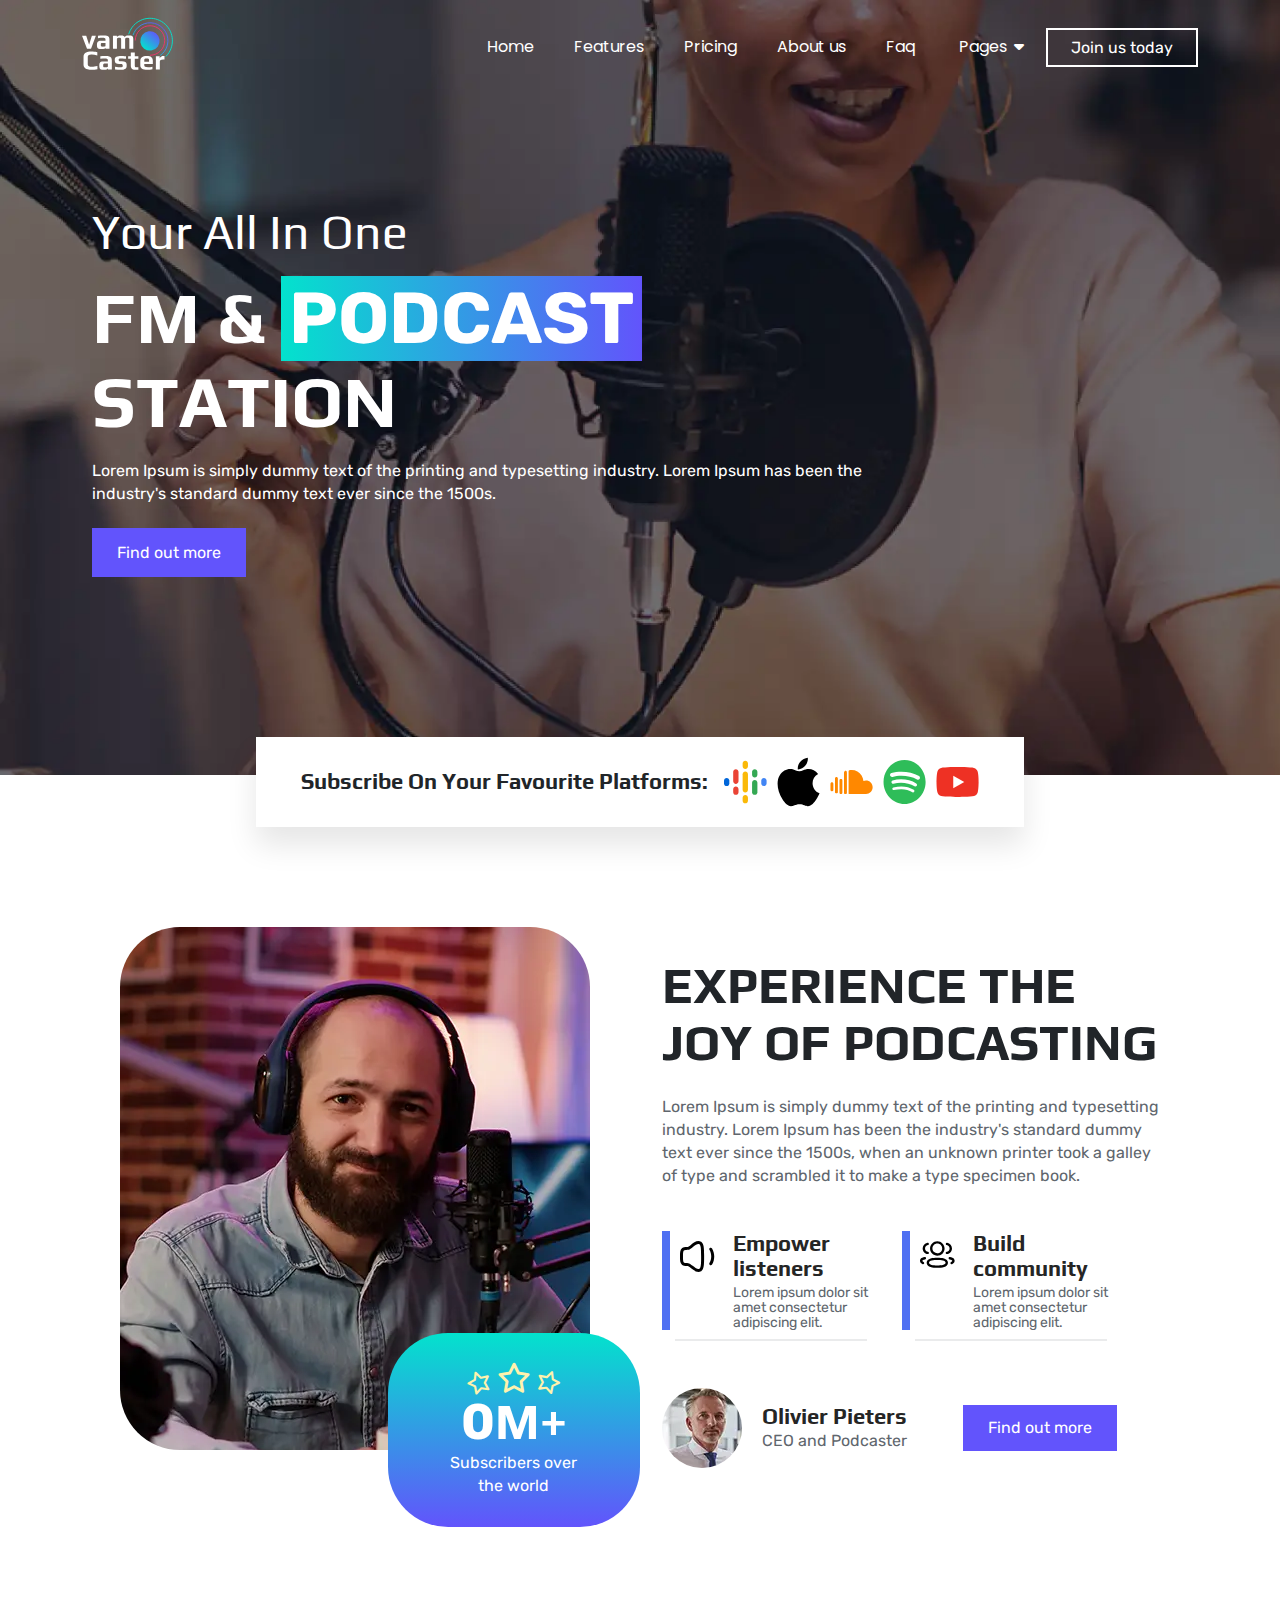
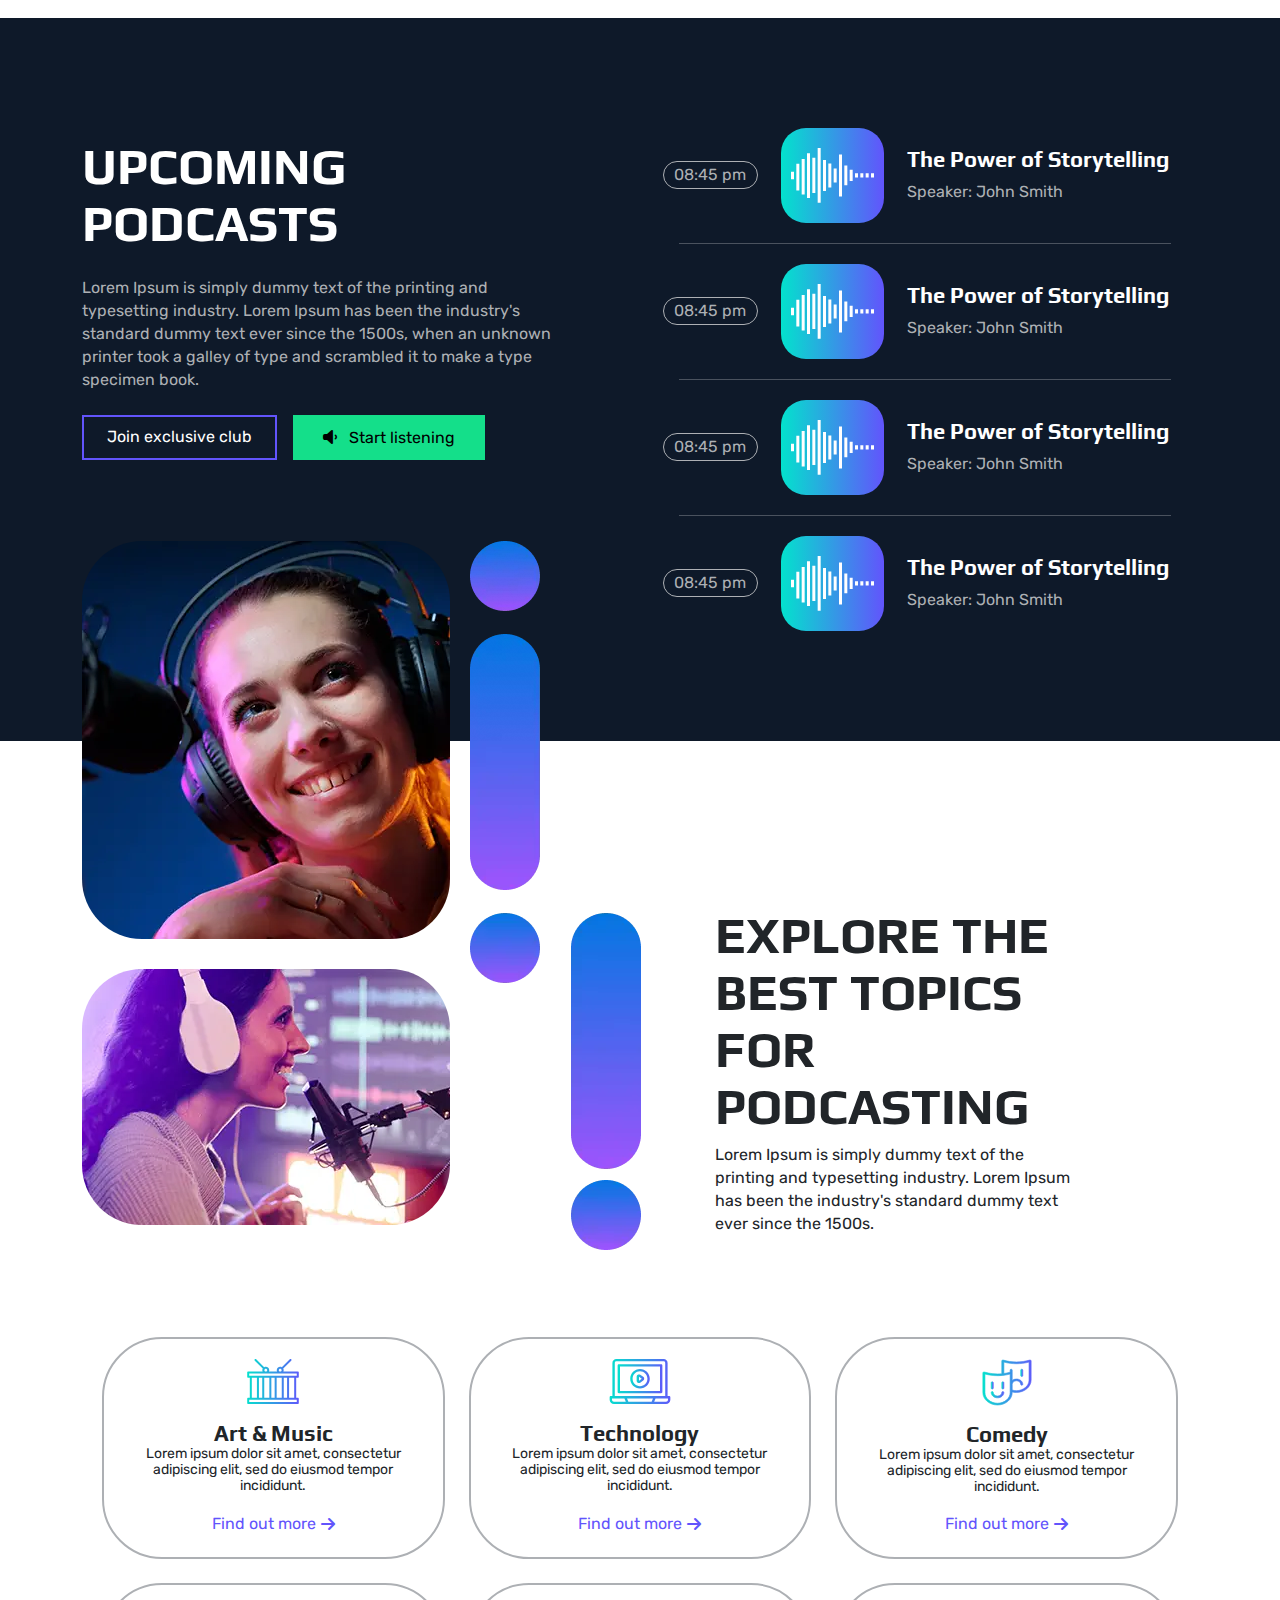
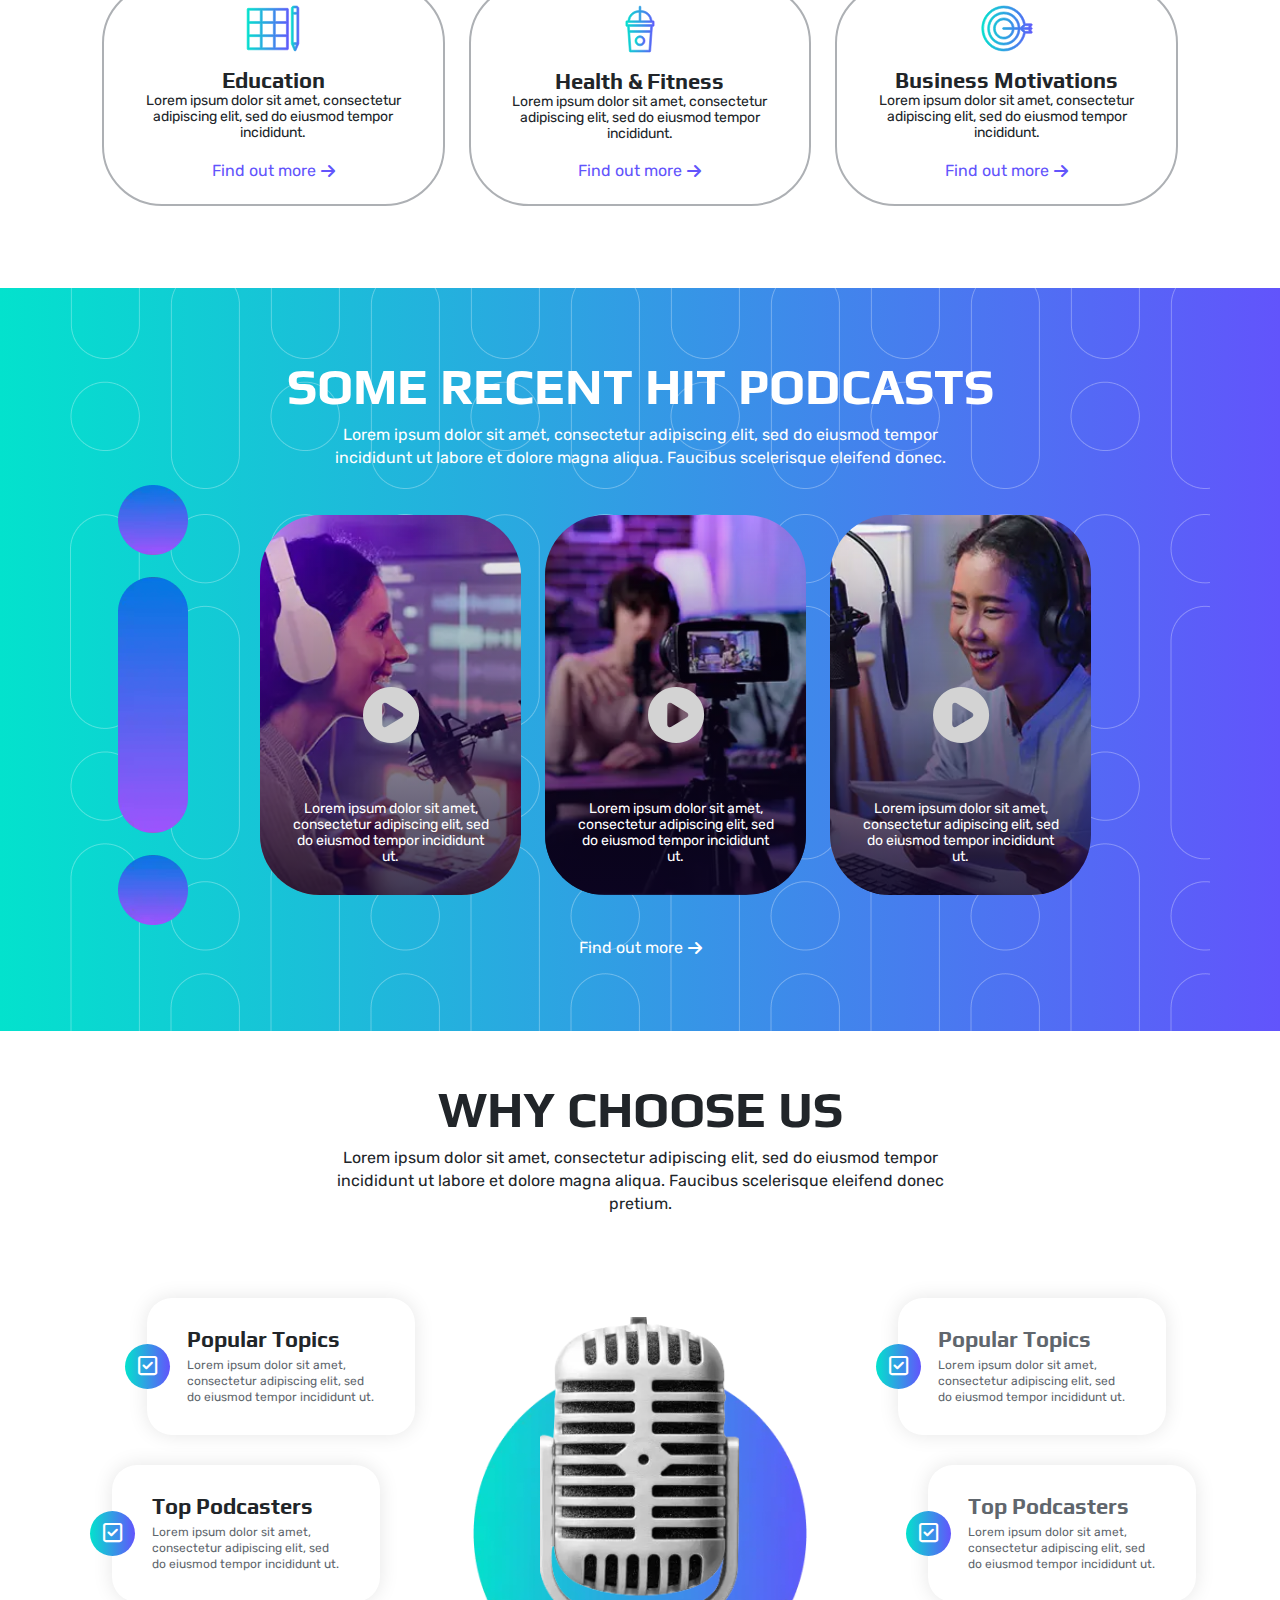
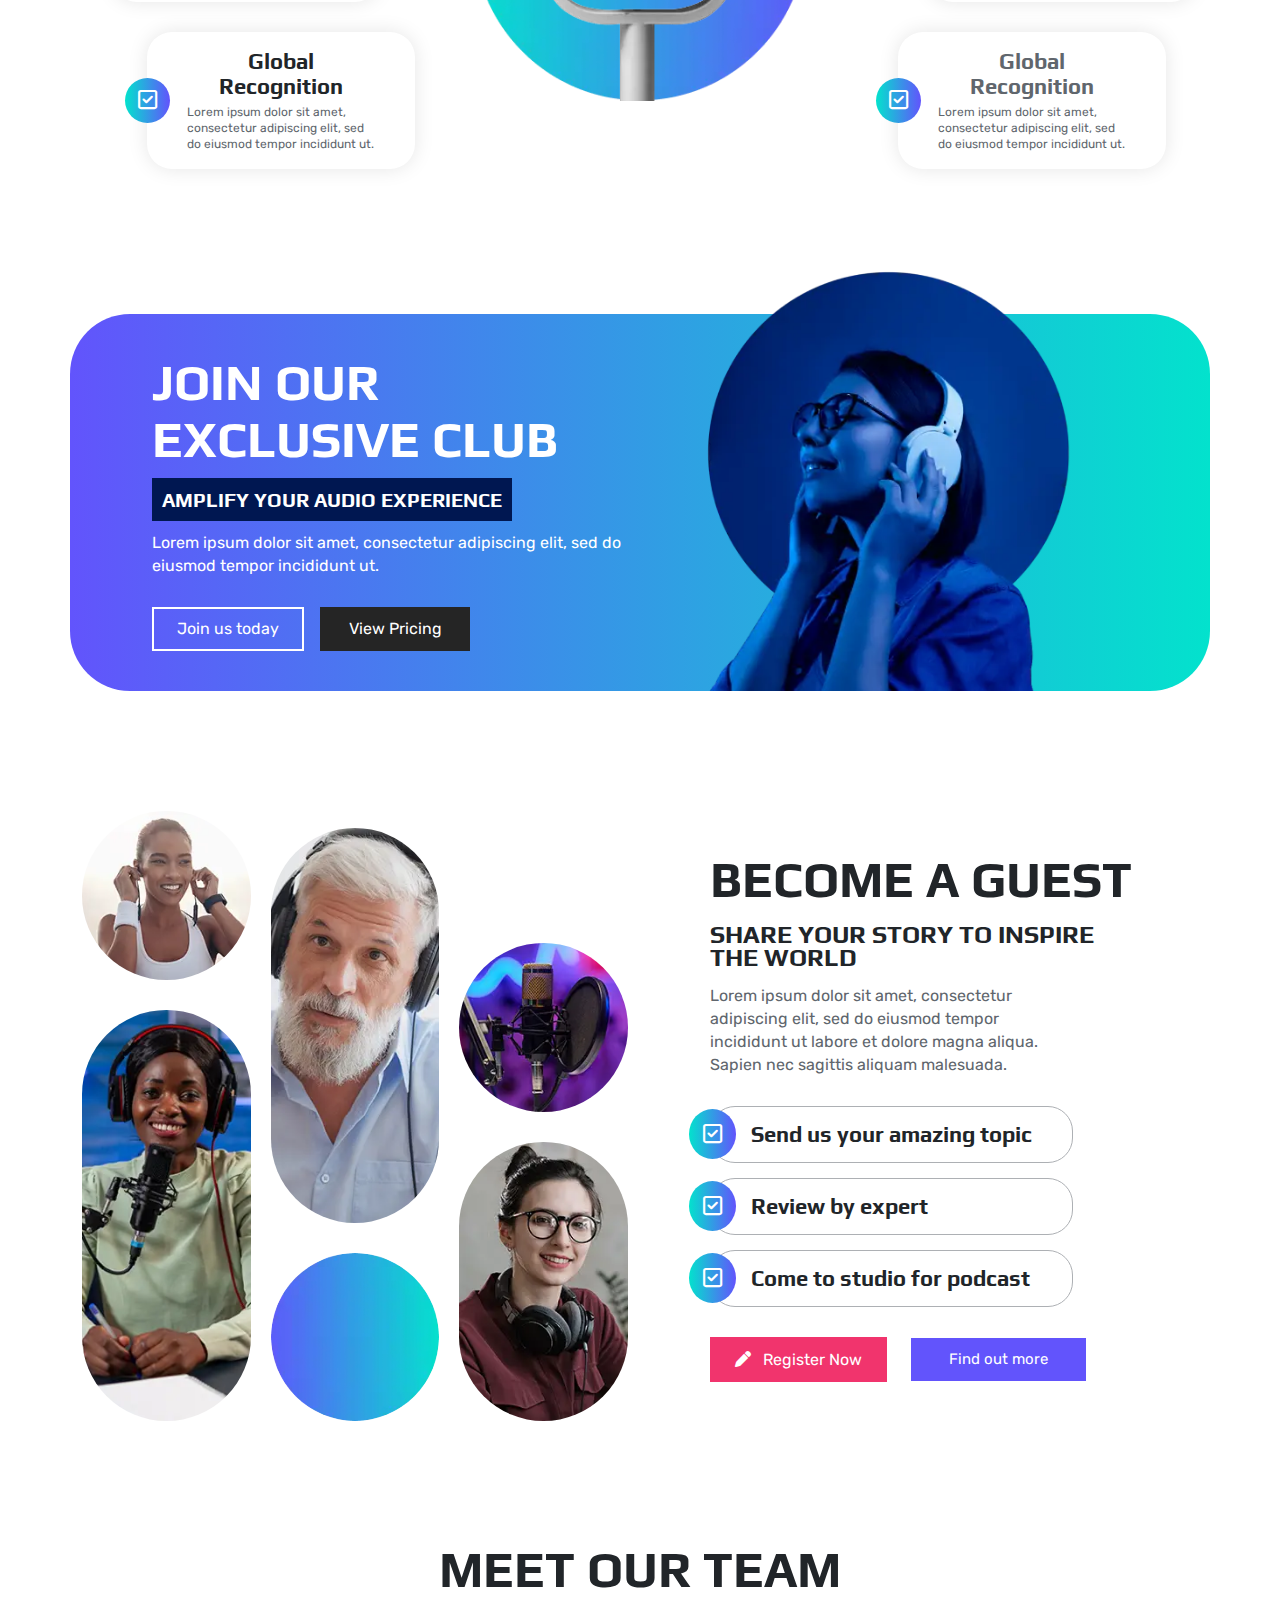
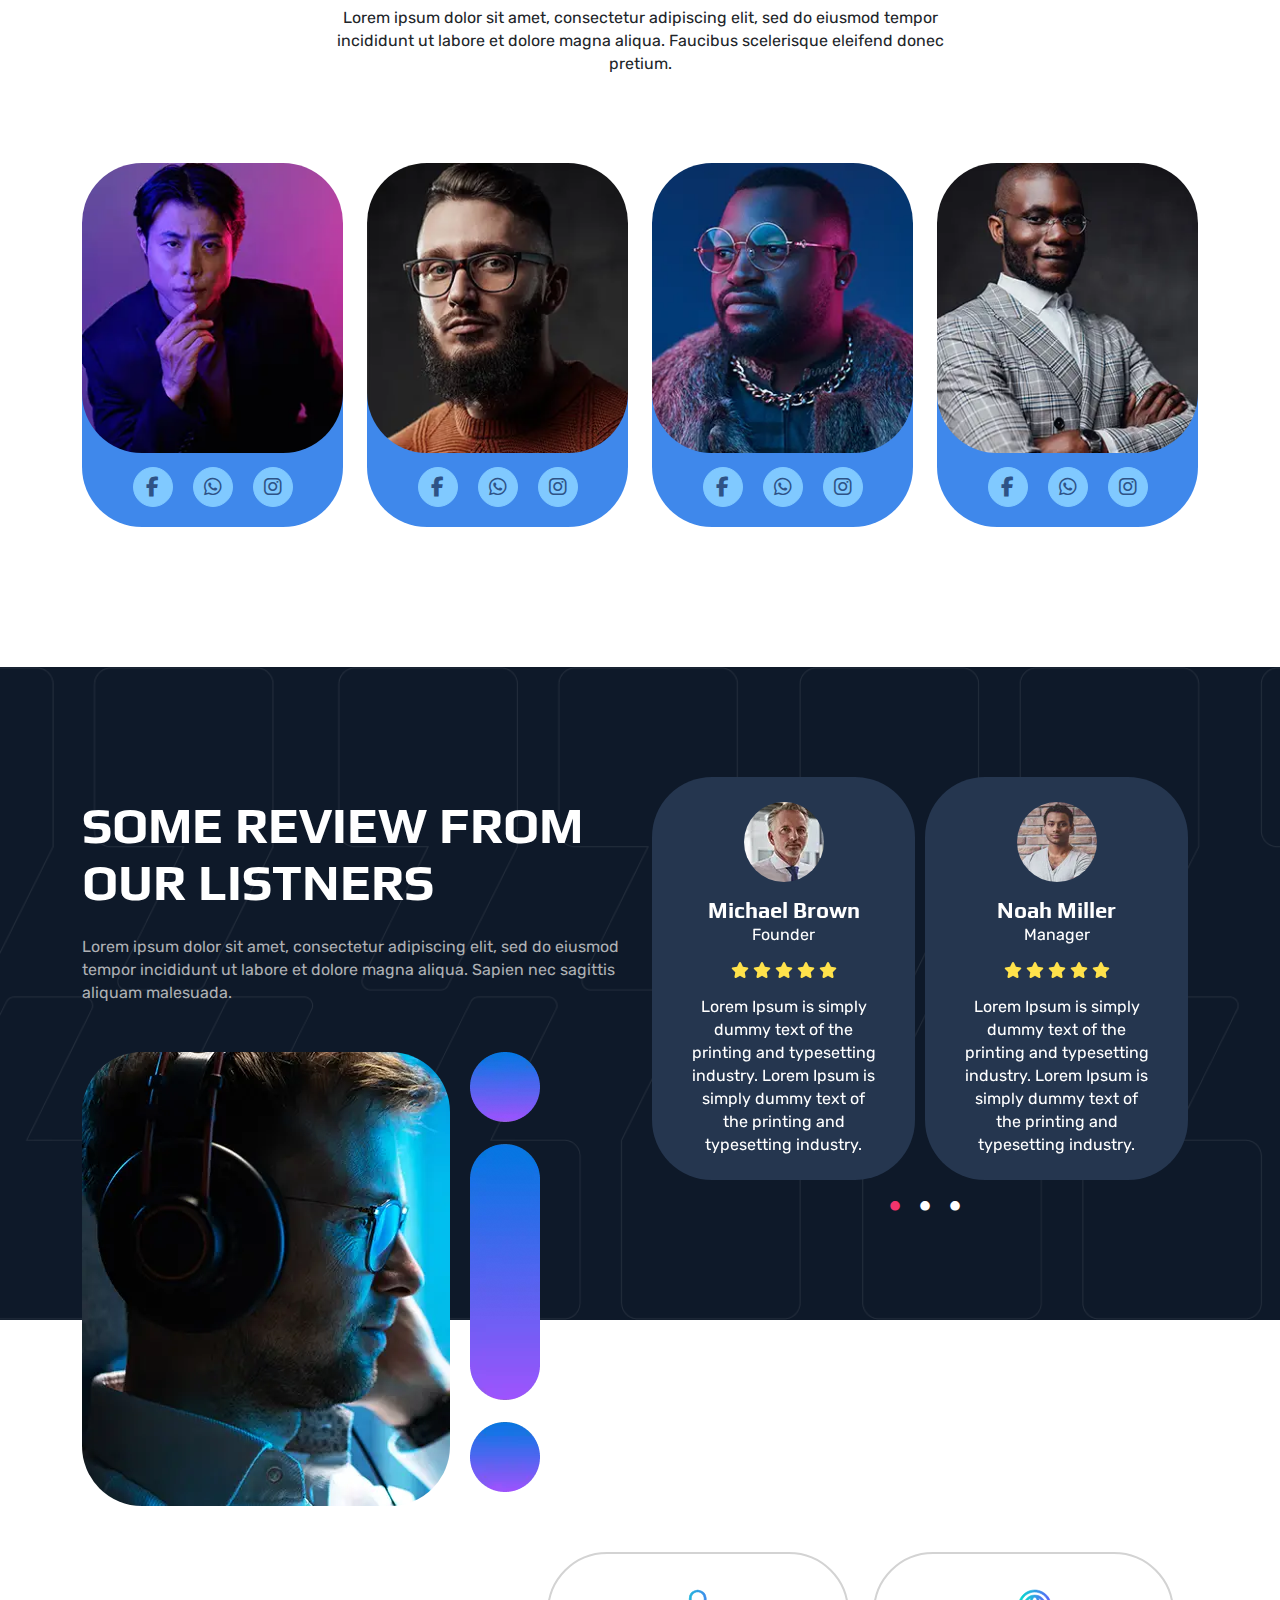
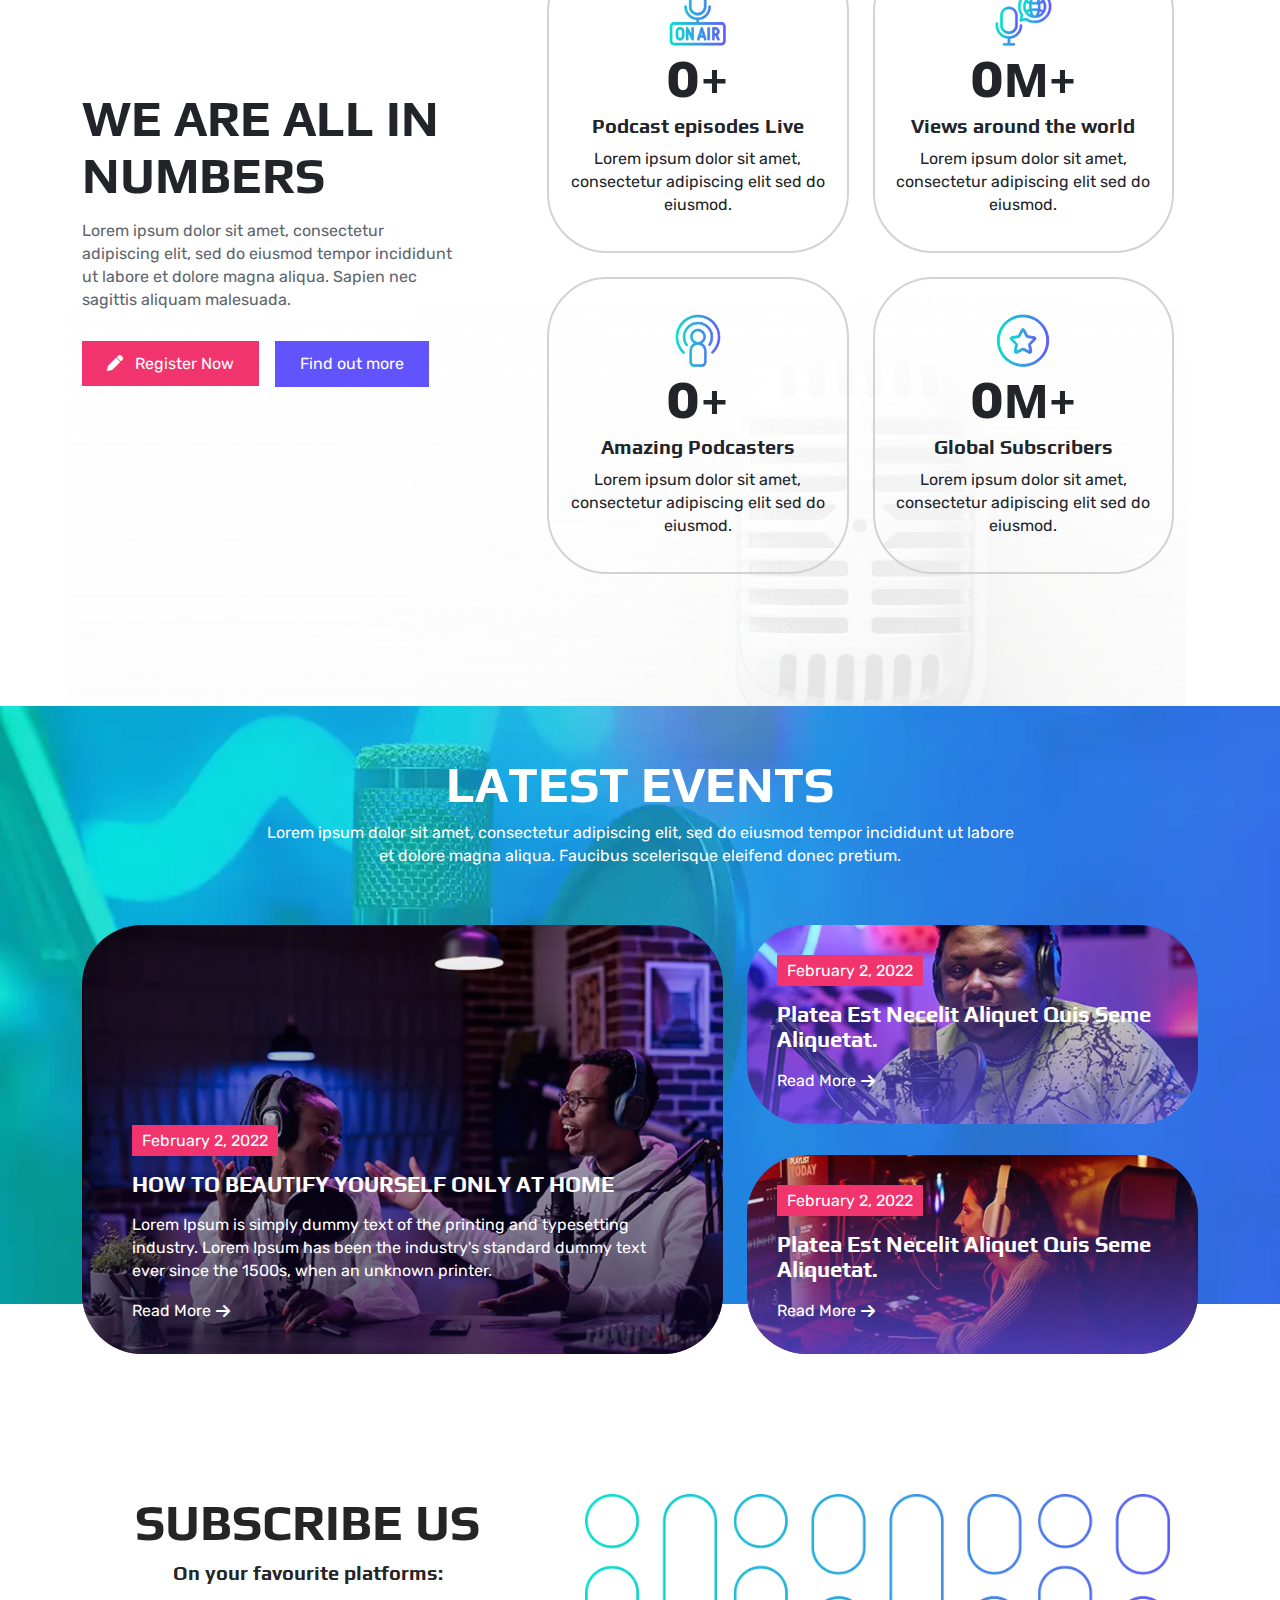
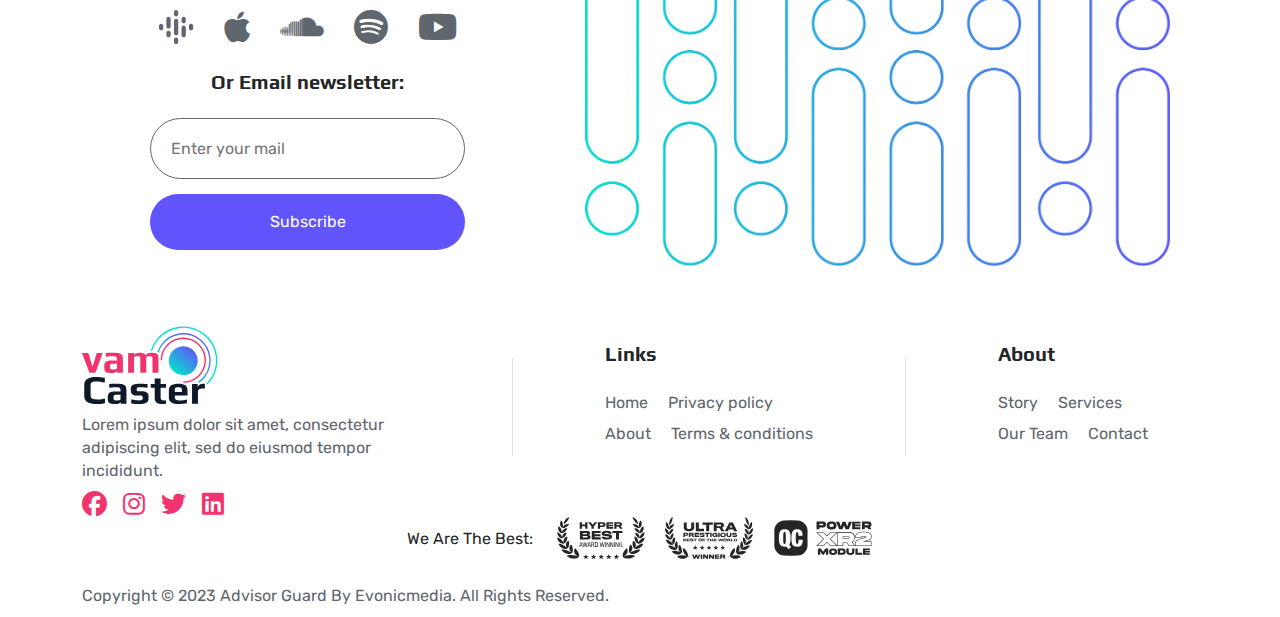
<file: index.html>
<!DOCTYPE html>
<html lang="zxx">
  <head>
    <meta charset="UTF-8" />
    <meta http-equiv="X-UA-Compatible" content="IE=edge" />
    <meta name="viewport" content="width=device-width, initial-scale=1.0" />
    <title>Vamcaster - Podcast Video Streaming HTML Template</title>
    <!-- favicon  -->
    <link
      rel="shortcut icon"
      href="assets/images/fav-icon.svg"
      type="image/x-icon"
    />
    <!-- faremwork of css -->
    <link rel="stylesheet" href="assets/css/bootstrap-lib/bootstrap.min.css" />
    <!-- style sheet of css -->
    <link rel="stylesheet" href="assets/css/styles.css" />
    <!-- Responsive sheet of css -->
    <link rel="stylesheet" href="assets/css/responsive.css" />
    <!-- fonts awsome icon link  -->
    <link rel="stylesheet" href="assets/font-awesome-lib/icon/all.min.css" />
    <!-- slick-slider link css -->
    <link rel="stylesheet" href="assets/css/slick.min.css" />
    <!-- animation of css -->
    <link rel="stylesheet" href="assets/css/aos.css" />
  </head>

  <body>
    <div class="site-wrapper">
      <!-- ======== 1.1 Header section ======== -->
      <header>
        <nav class="container navbar navbar-expand-lg">
          <div class="container">
            <!-- site logo -->
            <a class="nav-logo p-0" href="index.html">
              <figure><img src="assets/images/logo.svg" alt="Logo" /></figure>
            </a>
            <!-- navigation button  -->
            <button class="open-aside" onclick="open_aside()" type="button">
              <i class="fa-solid fa-bars"></i>
            </button>
            <!-- navigation bar manu  -->
            <div class="collapse navbar-collapse" id="navbarSupportedContent">
              <ul
                class="navbar-nav d-flex justify-content-center align-items-center gap-lg-4 gap-md-2 gap-sm-2 gap-2 mb-2 mb-lg-0"
              >
                <li class="nav-item">
                  <a class="nav-link" href="index.html">Home</a>
                </li>
                <li class="nav-item">
                  <a class="nav-link" href="latest-podcasts.html">Features</a>
                </li>
                <li class="nav-item">
                  <a class="nav-link" href="pricing.html">Pricing</a>
                </li>
                <li class="nav-item">
                  <a class="nav-link" href="about-us.html">About us</a>
                </li>
                <li class="nav-item">
                  <a class="nav-link" href="faq.html">Faq</a>
                </li>
                <li class="dropdown p-1">
                  <a class="nav-link" href="#"
                    >Pages <i class="fa-sharp fa-solid fa-sort-down"></i
                  ></a>
                  <ul class="dropdown-menu">
                    <li>
                      <a class="dropdown-item" href="blog.html">Our Blog</a>
                    </li>
                    <li><a class="dropdown-item" href="team.html">Team</a></li>
                    <li>
                      <a class="dropdown-item" href="testimonials.html"
                        >Testimonials</a
                      >
                    </li>
                    <li>
                      <a class="dropdown-item" href="contact-us.html"
                        >Contact</a
                      >
                    </li>
                    <li><a class="dropdown-item" href="404.html">404</a></li>
                    <li>
                      <a class="dropdown-item" href="coming-soon.html"
                        >Coming Soon</a
                      >
                    </li>
                  </ul>
                </li>
              </ul>
            </div>
            <div class="white-btn pt-3">
              <a href="#">Join us today<span></span></a>
            </div>
          </div>
        </nav>
        <!--===== aside navigation slidebar =====-->
        <aside>
          <div id="mySidenav" class="left-sidebar">
            <div
              class="side-nav-logo d-flex justify-content-between align-items-center ps-2 pe-1 nav-logo"
            >
              <figure>
                <a href="index.html"
                  ><img src="assets/images/logo.svg" alt="Logo"
                /></a>
              </figure>
              <button
                class="fa-solid fa-xmark"
                onclick="close_aside()"
              ></button>
            </div>
            <ul class="mt-2">
              <li class="nav-item">
                <a aria-current="page" href="index.html">Home</a>
              </li>
              <li class="nav-item">
                <a aria-current="page" href="latest-podcasts.html">Features</a>
              </li>
              <li class="nav-item">
                <a href="pricing.html">Pricing</a>
              </li>
              <li class="nav-item">
                <a href="about-us.html">About us</a>
              </li>
              <li class="nav-item">
                <a href="faq.html">Faq</a>
              </li>
              <li class="nav-item">
                <div
                  class="d-flex align-items-center justify-content-between"
                  id="slid-btn"
                >
                  <button class="a-slid page-btn">Pages</button>
                  <i class="fa-solid fa-caret-down pe-2"></i>
                </div>
                <ul id="slid-drop">
                  <li><a href="blog.html">Our Blog</a></li>
                  <li><a href="team.html">Team</a></li>
                  <li><a href="testimonials.html">Testimonials</a></li>
                  <li><a href="contact-us.html">Contact</a></li>
                  <li><a href="404.html">404</a></li>
                  <li><a href="coming-soon.html">Coming Soon</a></li>
                </ul>
              </li>
            </ul>
          </div>
        </aside>
        <!--===== aside navigation slidebar =====-->
      </header>
      <!-- ======== End of 1.1 Header section ========  -->
      <!-- ======== 1.2 Hero section ========  -->
      <section class="Hero">
        <div class="content">
          <div class="container">
            <div class="hero-text">
              <h3 class="my-3">Your All In One</h3>
              <h1>FM & <span class="gradient px-2"> PODCAST </span> STATION</h1>
              <p class="my-3">
                Lorem Ipsum is simply dummy text of the printing and typesetting
                industry. Lorem Ipsum has been the industry's standard dummy
                text ever since the 1500s.
              </p>
              <div class="purple-btn py-4">
                <a href="#">Find out more<span></span></a>
              </div>
            </div>
          </div>
        </div>
        <div class="container text-center social">
          <div
            class="d-flex flex-lg-row flex-column justify-content-center align-items-center gap-3"
          >
            <h4>Subscribe On Your Favourite Platforms:</h4>
            <div class="subsicons">
              <a href="#">
                <img src="assets/images/icon/podcast.svg" alt="podcast" />
              </a>
              <a href="#">
                <img src="assets/images/icon/apple.svg" alt="apple" />
              </a>
              <a href="#">
                <img
                  src="assets/images/icon/soundcloud.svg"
                  alt="sound cloud"
                />
              </a>
              <a href="#">
                <img src="assets/images/icon/spotify.svg" alt="spotify" />
              </a>
              <a href="#">
                <img src="assets/images/icon/youtube.svg" alt="youtube" />
              </a>
            </div>
          </div>
        </div>
      </section>

      <!-- ======== 1.2 End of Hero section ========  -->
      <!-- ======== 1.3 Experience section ========  -->
      <section class="Experience">
        <div class="container">
          <div class="row">
            <div class="col-lg-6 col-md-6 position-relative">
              <div>
                <img src="assets/images/index/exp-img.webp" alt="user" />
              </div>
              <div>
                <div class="position-absolute">
                  <div class="d-flex">
                    <i class="fa-regular fa-star"></i>
                    <i class="fa-regular fa-star"></i>
                    <i class="fa-regular fa-star"></i>
                  </div>
                  <h2><span class="counter" data-target="10">0</span>M+</h2>
                  <p>Subscribers over the world</p>
                </div>
              </div>
            </div>
            <div class="col-lg-6 col-md-6 Text">
              <div class="d-flex flex-column gap-md-4">
                <h2>EXPERIENCE THE JOY OF PODCASTING</h2>
                <p>
                  Lorem Ipsum is simply dummy text of the printing and
                  typesetting industry. Lorem Ipsum has been the industry's
                  standard dummy text ever since the 1500s, when an unknown
                  printer took a galley of type and scrambled it to make a type
                  specimen book.
                </p>
                <div class="d-flex flex-lg-row flex-column gap-3 community">
                  <div
                    class="main d-flex flex-column gap-md-3 gap-2 justify-content-between"
                  >
                    <div class="d-flex gap-2">
                      <div>
                        <img src="assets/images/icon/sound.svg" alt="sound" />
                      </div>
                      <div class="d-flex flex-column align-start gap-1">
                        <h4>Empower listeners</h4>
                        <p>
                          Lorem ipsum dolor sit amet consectetur adipiscing
                          elit.
                        </p>
                      </div>
                    </div>
                    <hr />
                  </div>
                  <div
                    class="main d-flex flex-column gap-md-3 gap-2 justify-content-between"
                  >
                    <div class="d-flex gap-2">
                      <div>
                        <img src="assets/images/icon/3-User.svg" alt="user" />
                      </div>
                      <div class="d-flex flex-column align-start gap-1">
                        <h4>Build community</h4>
                        <p>
                          Lorem ipsum dolor sit amet consectetur adipiscing
                          elit.
                        </p>
                      </div>
                    </div>
                    <hr />
                  </div>
                </div>
                <div class="Ceo">
                  <img src="assets/images/index/ceo.webp" alt="ceo" />
                  <div class="content">
                    <h4>Olivier Pieters</h4>
                    <p>CEO and Podcaster</p>
                  </div>
                  <div class="purple-btn">
                    <a href="#">Find out more<span></span></a>
                  </div>
                </div>
              </div>
            </div>
          </div>
        </div>
      </section>
      <!-- ======== 1.3 End of Experience section ========  -->
      <!-- ======== 1.4 Upcoming section ========  -->
      <section class="Upcoming">
        <div class="container">
          <div class="row">
            <div class="col-lg-6 col-md-6">
              <div class="content">
                <h2>UPCOMING PODCASTS</h2>
                <p class="py-4">
                  Lorem Ipsum is simply dummy text of the printing and
                  typesetting industry. Lorem Ipsum has been the industry's
                  standard dummy text ever since the 1500s, when an unknown
                  printer took a galley of type and scrambled it to make a type
                  specimen book.
                </p>
                <div class="d-flex gap-3">
                  <div class="d-flex purple-btn-2">
                    <a href="#">Join exclusive club<span></span></a>
                  </div>
                  <div class="d-flex green-btn">
                    <a href="#"
                      ><i class="fa-solid fa-volume-low"></i> &nbsp; Start
                      listening <span></span
                    ></a>
                  </div>
                </div>
              </div>
            </div>
            <div class="col-lg-6 col-md-6">
              <div class="Music">
                <div class="d-flex gap-md-3 gap-2">
                  <div><span class="time">08:45 pm</span></div>
                  <div class="d-flex gap-3">
                    <div class="gradient">
                      <img src="assets/images/icon/waves.svg" alt="waves" />
                    </div>
                    <div class="d-flex flex-column gap-2">
                      <h4>The Power of Storytelling</h4>
                      <p>Speaker: John Smith</p>
                    </div>
                  </div>
                </div>
                <hr />
                <div class="d-flex gap-md-3 gap-2">
                  <div><span class="time">08:45 pm</span></div>
                  <div class="d-flex gap-3">
                    <div class="gradient">
                      <img src="assets/images/icon/waves.svg" alt="waves" />
                    </div>
                    <div class="d-flex flex-column gap-2">
                      <h4>The Power of Storytelling</h4>
                      <p>Speaker: John Smith</p>
                    </div>
                  </div>
                </div>
                <hr />
                <div class="d-flex gap-md-3 gap-2">
                  <div><span class="time">08:45 pm</span></div>
                  <div class="d-flex gap-3">
                    <div class="gradient">
                      <img src="assets/images/icon/waves.svg" alt="waves" />
                    </div>
                    <div class="d-flex flex-column gap-2">
                      <h4>The Power of Storytelling</h4>
                      <p>Speaker: John Smith</p>
                    </div>
                  </div>
                </div>
                <hr />
                <div class="d-flex gap-md-3 gap-2">
                  <div><span class="time">08:45 pm</span></div>
                  <div class="d-flex gap-3">
                    <div class="gradient">
                      <img src="assets/images/icon/waves.svg" alt="waves" />
                    </div>
                    <div class="d-flex flex-column gap-2">
                      <h4>The Power of Storytelling</h4>
                      <p>Speaker: John Smith</p>
                    </div>
                  </div>
                </div>
              </div>
            </div>
          </div>
        </div>
      </section>
      <!-- ======== 1.4 End of Upcoming section ========  -->
      <!-- ======== 1.5 Categories section ========  -->
      <section class="Categories">
        <div class="container">
          <div class="row">
            <div class="col-lg-5 col-md-3">
              <div class="d-flex flex-column">
                <img
                  src="assets/images/index/category-img1.webp"
                  alt="Category1"
                />
                <img
                  src="assets/images/index/category-img2.webp"
                  alt="Category2"
                />
              </div>
              <div class="frame">
                <img src="assets/images/bg/gradient-lines.webp" alt="style" />
              </div>
            </div>
            <div class="col-lg-7 col-md-7">
              <div class="d-flex flex-column gap-2 content">
                <h2>EXPLORE THE BEST TOPICS FOR PODCASTING</h2>
                <p>
                  Lorem Ipsum is simply dummy text of the printing and
                  typesetting industry. Lorem Ipsum has been the industry's
                  standard dummy text ever since the 1500s.
                </p>
              </div>
            </div>
          </div>
          <div class="Topics">
            <div class="row">
              <div class="col-lg-4 col-md-4 d-flex">
                <div
                  class="d-flex flex-column justify-content-between align-items-center gap-md-3 gap-2"
                >
                  <div>
                    <img src="assets/images/icon/drum.svg" alt="drum" />
                  </div>
                  <div>
                    <h4>Art & Music</h4>
                    <p>
                      Lorem ipsum dolor sit amet, consectetur adipiscing elit,
                      sed do eiusmod tempor incididunt.
                    </p>
                  </div>
                  <div class="d-flex text-btn">
                    <a href="#"
                      >Find out more <i class="fa-solid fa-arrow-right"></i
                    ></a>
                  </div>
                </div>
              </div>
              <div class="col-lg-4 col-md-4 d-flex">
                <div
                  class="d-flex flex-column justify-content-between align-items-center gap-md-3 gap-2"
                >
                  <div>
                    <img src="assets/images/icon/laptop.svg" alt="laptop" />
                  </div>
                  <div>
                    <h4>Technology</h4>
                    <p>
                      Lorem ipsum dolor sit amet, consectetur adipiscing elit,
                      sed do eiusmod tempor incididunt.
                    </p>
                  </div>
                  <div class="d-flex text-btn">
                    <a href="#"
                      >Find out more <i class="fa-solid fa-arrow-right"></i
                    ></a>
                  </div>
                </div>
              </div>
              <div class="col-lg-4 col-md-4 d-flex">
                <div
                  class="d-flex flex-column justify-content-between align-items-center gap-md-3 gap-2"
                >
                  <div>
                    <img src="assets/images/icon/face.svg" alt="face" />
                  </div>
                  <div>
                    <h4>Comedy</h4>
                    <p>
                      Lorem ipsum dolor sit amet, consectetur adipiscing elit,
                      sed do eiusmod tempor incididunt.
                    </p>
                  </div>
                  <div class="d-flex text-btn">
                    <a href="#"
                      >Find out more <i class="fa-solid fa-arrow-right"></i
                    ></a>
                  </div>
                </div>
              </div>
              <div class="col-lg-4 col-md-4 d-flex">
                <div
                  class="d-flex flex-column justify-content-between align-items-center gap-md-3 gap-2"
                >
                  <div>
                    <img src="assets/images/icon/note.svg" alt="note" />
                  </div>
                  <div>
                    <h4>Education</h4>
                    <p>
                      Lorem ipsum dolor sit amet, consectetur adipiscing elit,
                      sed do eiusmod tempor incididunt.
                    </p>
                  </div>
                  <div class="d-flex text-btn">
                    <a href="#"
                      >Find out more <i class="fa-solid fa-arrow-right"></i
                    ></a>
                  </div>
                </div>
              </div>
              <div class="col-lg-4 col-md-4 d-flex">
                <div
                  class="d-flex flex-column justify-content-between align-items-center gap-md-3 gap-2"
                >
                  <div>
                    <img src="assets/images/icon/drink.svg" alt="drink" />
                  </div>
                  <div>
                    <h4>Health & Fitness</h4>
                    <p>
                      Lorem ipsum dolor sit amet, consectetur adipiscing elit,
                      sed do eiusmod tempor incididunt.
                    </p>
                  </div>
                  <div class="d-flex text-btn">
                    <a href="#"
                      >Find out more <i class="fa-solid fa-arrow-right"></i
                    ></a>
                  </div>
                </div>
              </div>
              <div class="col-lg-4 col-md-4 d-flex">
                <div
                  class="d-flex flex-column justify-content-between align-items-center gap-md-3 gap-2"
                >
                  <div>
                    <img src="assets/images/icon/archery.svg" alt="archery" />
                  </div>
                  <div>
                    <h4>Business Motivations</h4>
                    <p>
                      Lorem ipsum dolor sit amet, consectetur adipiscing elit,
                      sed do eiusmod tempor incididunt.
                    </p>
                  </div>
                  <div class="d-flex text-btn">
                    <a href="#"
                      >Find out more <i class="fa-solid fa-arrow-right"></i
                    ></a>
                  </div>
                </div>
              </div>
            </div>
          </div>
        </div>
      </section>
      <!-- ======== 1.5 End of Categories section ========  -->
      <!-- ======== 1.6 Recent section ========  -->
      <section class="Recent">
        <div class="container">
          <div class="mb-2">
            <h2>SOME RECENT HIT PODCASTS</h2>
            <p class="p-2">
              Lorem ipsum dolor sit amet, consectetur adipiscing elit, sed do
              eiusmod tempor incididunt ut labore et dolore magna aliqua.
              Faucibus scelerisque eleifend donec.
            </p>
          </div>
          <div class="row">
            <div class="col-lg-2 col-md-4">
              <div>
                <img
                  src="assets/images/bg/single-gradient-line.webp"
                  alt="gradientlines"
                />
              </div>
            </div>
            <div class="col-lg-3 col-md-6">
              <div class="bg">
                <img src="assets/images/index/recent-1.webp" alt="recent1" />
                <div class="content">
                  <a class="play-btn" href="#"
                    ><i class="fa-solid fa-circle-play display-4"></i
                  ></a>
                  <p>
                    Lorem ipsum dolor sit amet, consectetur adipiscing elit, sed
                    do eiusmod tempor incididunt ut.
                  </p>
                </div>
              </div>
            </div>
            <div class="col-lg-3 col-md-6">
              <div class="bg">
                <img src="assets/images/index/recent-2.webp" alt="recent2" />
                <div class="content">
                  <a class="play-btn" href="#"
                    ><i class="fa-solid fa-circle-play display-4"></i
                  ></a>
                  <p>
                    Lorem ipsum dolor sit amet, consectetur adipiscing elit, sed
                    do eiusmod tempor incididunt ut.
                  </p>
                </div>
              </div>
            </div>
            <div class="col-lg-3 col-md-6">
              <div class="bg">
                <img src="assets/images/index/recent-3.webp" alt="recent3" />
                <div class="content">
                  <a class="play-btn" href="#"
                    ><i class="fa-solid fa-circle-play display-4"></i
                  ></a>
                  <p>
                    Lorem ipsum dolor sit amet, consectetur adipiscing elit, sed
                    do eiusmod tempor incididunt ut.
                  </p>
                </div>
              </div>
            </div>
          </div>
          <div class="d-flex justify-content-center text-btn">
            <a href="#"
              >Find out more <i class="fa-solid fa-arrow-right"></i
            ></a>
          </div>
        </div>
      </section>
      <!-- ======== 1.6 End of Recent section ========  -->
      <!-- ======== 1.7 Choose section ========  -->
      <section class="Choose">
        <div class="container">
          <h2>WHY CHOOSE US</h2>
          <p class="p-2">
            Lorem ipsum dolor sit amet, consectetur adipiscing elit, sed do
            eiusmod tempor incididunt ut labore et dolore magna aliqua. Faucibus
            scelerisque eleifend donec pretium.
          </p>
          <div class="row">
            <div class="col-lg-4 col-md-12">
              <div>
                <i class="fa-regular fa-square-check"></i>
                <h4>Popular Topics</h4>
                <p>
                  Lorem ipsum dolor sit amet, consectetur adipiscing elit, sed
                  do eiusmod tempor incididunt ut.
                </p>
              </div>
              <div class="left">
                <i class="fa-regular fa-square-check"></i>
                <h4>Top Podcasters</h4>
                <p>
                  Lorem ipsum dolor sit amet, consectetur adipiscing elit, sed
                  do eiusmod tempor incididunt ut.
                </p>
              </div>
              <div>
                <i class="fa-regular fa-square-check"></i>
                <h4>Global Recognition</h4>
                <p>
                  Lorem ipsum dolor sit amet, consectetur adipiscing elit, sed
                  do eiusmod tempor incididunt ut.
                </p>
              </div>
            </div>
            <div class="col-lg-4">
              <div class="bg">
                <img src="assets/images/bg/circle.webp" alt="circle" />
                <div class="Mic">
                  <img src="assets/images/bg/mic.webp" alt="mic" />
                </div>
              </div>
            </div>
            <div class="col-lg-4 col-md-12 Light">
              <div>
                <i class="fa-regular fa-square-check"></i>
                <h4>Popular Topics</h4>
                <p>
                  Lorem ipsum dolor sit amet, consectetur adipiscing elit, sed
                  do eiusmod tempor incididunt ut.
                </p>
              </div>
              <div class="right">
                <i class="fa-regular fa-square-check"></i>
                <h4>Top Podcasters</h4>
                <p>
                  Lorem ipsum dolor sit amet, consectetur adipiscing elit, sed
                  do eiusmod tempor incididunt ut.
                </p>
              </div>
              <div>
                <i class="fa-regular fa-square-check"></i>
                <h4>Global Recognition</h4>
                <p>
                  Lorem ipsum dolor sit amet, consectetur adipiscing elit, sed
                  do eiusmod tempor incididunt ut.
                </p>
              </div>
            </div>
          </div>
        </div>
      </section>
      <!-- ======== 1.7 End of Choose section ========  -->
      <!-- ======== 1.8 Exclusive section ========  -->
      <section class="Exclusive">
        <div class="container">
          <div class="row">
            <div class="col-lg-6 col-md-12">
              <div class="content">
                <h2>JOIN OUR EXCLUSIVE CLUB</h2>
                <h6>AMPLIFY YOUR AUDIO EXPERIENCE</h6>
                <p>
                  Lorem ipsum dolor sit amet, consectetur adipiscing elit, sed
                  do eiusmod tempor incididunt ut.
                </p>
                <div class="d-flex gap-lg-3 gap-2">
                  <div class="d-flex white-btn">
                    <a href="#">Join us today<span></span></a>
                  </div>
                  <div class="d-flex dark-btn">
                    <a href="#">View Pricing<span></span></a>
                  </div>
                </div>
              </div>
            </div>
            <div class="col-lg-6 col-md-12">
              <div class="position-relative">
                <img src="assets/images/bg/girl.webp" alt="listening" />
              </div>
            </div>
          </div>
        </div>
      </section>
      <!-- ======== 1.8 End of Exclusive section ========  -->
      <!-- ======== 1.9 Guest section ========  -->
      <section class="Guest">
        <div class="container">
          <div class="row">
            <div class="col-lg-6 d-flex">
              <div class="d-flex flex-column">
                <div>
                  <img src="assets/images/index/guest5.webp" alt="guest" />
                </div>
                <div>
                  <img src="assets/images/index/guest4.webp" alt="guest" />
                </div>
              </div>
              <div class="d-flex flex-column">
                <div>
                  <img src="assets/images/index/guest3.webp" alt="guest" />
                </div>
                <div>
                  <img
                    src="assets/images/bg/gradient-circle.webp"
                    alt="gradient-circle"
                  />
                </div>
              </div>
              <div class="d-flex flex-column">
                <div>
                  <img src="assets/images/index/guest2.webp" alt="guest" />
                </div>
                <div>
                  <img src="assets/images/index/guest1.webp" alt="guest" />
                </div>
              </div>
            </div>
            <div class="col-lg-6 content">
              <h2>BECOME A GUEST</h2>
              <h6>SHARE YOUR STORY TO INSPIRE THE WORLD</h6>
              <p>
                Lorem ipsum dolor sit amet, consectetur adipiscing elit, sed do
                eiusmod tempor incididunt ut labore et dolore magna aliqua.
                Sapien nec sagittis aliquam malesuada.
              </p>
              <div class="cards">
                <div>
                  <i class="fa-regular fa-square-check"></i>
                  <h4>Send us your amazing topic</h4>
                </div>
                <div>
                  <i class="fa-regular fa-square-check"></i>
                  <h4>Review by expert</h4>
                </div>
                <div>
                  <i class="fa-regular fa-square-check"></i>
                  <h4>Come to studio for podcast</h4>
                </div>
              </div>
              <div
                class="d-flex gap-4 justify-content-center align-items-center"
              >
                <div class="d-flex pink-btn">
                  <a href="#"
                    ><i class="fa-solid fa-pen"></i> &nbsp; Register Now<span
                    ></span
                  ></a>
                </div>
                <div class="d-flex purple-btn">
                  <a href="#">Find out more<span></span></a>
                </div>
              </div>
            </div>
          </div>
        </div>
      </section>
      <!-- ======== 1.9 End of Guest section ========  -->
      <!-- ======== 1.10 Team section ========  -->
      <section class="Team">
        <div class="container">
          <h2>MEET OUR TEAM</h2>
          <p class="py-2">
            Lorem ipsum dolor sit amet, consectetur adipiscing elit, sed do
            eiusmod tempor incididunt ut labore et dolore magna aliqua. Faucibus
            scelerisque eleifend donec pretium.
          </p>
          <div class="row">
            <div class="col-lg-3 col-md-6 col-sm-6">
              <div class="team-card">
                <img src="assets/images/index/profile-2.webp" alt="team" />
                <h4 class="mt-3">Pamela Brown</h4>
                <p>Business Coach</p>
                <div class="d-flex">
                  <a href="#">
                    <i class="fa-brands fa-facebook-f"></i>
                  </a>
                  <a href="#">
                    <i class="fa-brands fa-whatsapp"></i>
                  </a>
                  <a href="#">
                    <i class="fa-brands fa-instagram"></i>
                  </a>
                </div>
              </div>
            </div>
            <div class="col-lg-3 col-md-6 col-sm-6">
              <div class="team-card">
                <img src="assets/images/index/profile-1.webp" alt="team" />
                <h4 class="mt-3">William Garcia</h4>
                <p>Epstein Island</p>
                <div class="d-flex">
                  <a href="#">
                    <i class="fa-brands fa-facebook-f"></i>
                  </a>
                  <a href="#">
                    <i class="fa-brands fa-whatsapp"></i>
                  </a>
                  <a href="#">
                    <i class="fa-brands fa-instagram"></i>
                  </a>
                </div>
              </div>
            </div>
            <div class="col-lg-3 col-md-6 col-sm-6">
              <div class="team-card">
                <img src="assets/images/index/profile-4.webp" alt="team" />
                <h4 class="mt-3">Elijah Jones</h4>
                <p>Luang Prabang</p>
                <div class="d-flex">
                  <a href="#">
                    <i class="fa-brands fa-facebook-f"></i>
                  </a>
                  <a href="#">
                    <i class="fa-brands fa-whatsapp"></i>
                  </a>
                  <a href="#">
                    <i class="fa-brands fa-instagram"></i>
                  </a>
                </div>
              </div>
            </div>
            <div class="col-lg-3 col-md-6 col-sm-6">
              <div class="team-card">
                <img src="assets/images/index/profile-3.webp" alt="team" />
                <h4 class="mt-3">Andrew Tate</h4>
                <p>Ushuaia, Argentina</p>
                <div class="d-flex">
                  <a href="#">
                    <i class="fa-brands fa-facebook-f"></i>
                  </a>
                  <a href="#">
                    <i class="fa-brands fa-whatsapp"></i>
                  </a>
                  <a href="#">
                    <i class="fa-brands fa-instagram"></i>
                  </a>
                </div>
              </div>
            </div>
          </div>
        </div>
      </section>
      <!-- ======== 1.10 End of Team section ========  -->
      <!-- ======== 1.11 Review section ========  -->
      <section class="Review">
        <div class="container">
          <div class="row">
            <div class="col-lg-6 col-md-12">
              <div class="content">
                <h2>SOME REVIEW FROM OUR LISTNERS</h2>
                <p class="my-4 pb-4">
                  Lorem ipsum dolor sit amet, consectetur adipiscing elit, sed
                  do eiusmod tempor incididunt ut labore et dolore magna aliqua.
                  Sapien nec sagittis aliquam malesuada.
                </p>
              </div>
              <div class="main-img">
                <div class="review-img">
                  <img src="assets/images/index/numbers.webp" alt="number" />
                </div>
                <div class="gradient-lines">
                  <img
                    src="assets/images/bg/single-gradient-line.webp"
                    alt="style"
                  />
                </div>
              </div>
            </div>
            <div class="col-lg-6 col-md-12">
              <div class="Review-slider">
                <div class="d-flex">
                  <img src="assets/images/index/ceo.webp" alt="profile" />
                  <h4 class="mt-3">Michael Brown</h4>
                  <p>Founder</p>
                  <div class="stars my-3">
                    <i class="fa-solid fa-star"></i>
                    <i class="fa-solid fa-star"></i>
                    <i class="fa-solid fa-star"></i>
                    <i class="fa-solid fa-star"></i>
                    <i class="fa-solid fa-star"></i>
                  </div>
                  <p class="mb-4">
                    Lorem Ipsum is simply dummy text of the printing and
                    typesetting industry. Lorem Ipsum is simply dummy text of
                    the printing and typesetting industry.
                  </p>
                </div>
                <div class="d-flex">
                  <img src="assets/images/index/review-2.webp" alt="profile" />
                  <h4 class="mt-3">Noah Miller</h4>
                  <p>Manager</p>
                  <div class="stars my-3">
                    <i class="fa-solid fa-star"></i>
                    <i class="fa-solid fa-star"></i>
                    <i class="fa-solid fa-star"></i>
                    <i class="fa-solid fa-star"></i>
                    <i class="fa-solid fa-star"></i>
                  </div>
                  <p class="mb-4">
                    Lorem Ipsum is simply dummy text of the printing and
                    typesetting industry. Lorem Ipsum is simply dummy text of
                    the printing and typesetting industry.
                  </p>
                </div>
                <div class="d-flex">
                  <img src="assets/images/index/review-3.webp" alt="profile" />
                  <h4 class="mt-3">Mahoraga</h4>
                  <p>Adaptation</p>
                  <div class="stars my-3">
                    <i class="fa-solid fa-star"></i>
                    <i class="fa-solid fa-star"></i>
                    <i class="fa-solid fa-star"></i>
                    <i class="fa-solid fa-star"></i>
                    <i class="fa-solid fa-star"></i>
                  </div>
                  <p class="mb-4">
                    Lorem Ipsum is simply dummy text of the printing and
                    typesetting industry. Lorem Ipsum is simply dummy text of
                    the printing and typesetting industry.
                  </p>
                </div>
              </div>
            </div>
          </div>
        </div>
      </section>
      <!-- ======== 1.11 End of Review section ========  -->
      <!-- ======== 1.12 Numbers section ========  -->
      <section class="Numbers">
        <div class="container">
          <div class="row mic-bg">
            <div class="col-lg-5 content">
              <h2>WE ARE ALL IN NUMBERS</h2>
              <p>
                Lorem ipsum dolor sit amet, consectetur adipiscing elit, sed do
                eiusmod tempor incididunt ut labore et dolore magna aliqua.
                Sapien nec sagittis aliquam malesuada.
              </p>
              <div class="d-flex gap-lg-3 gap-2">
                <div class="d-flex pink-btn">
                  <a href="#"
                    ><i class="fa-solid fa-pen"></i> &nbsp; Register Now<span
                    ></span
                  ></a>
                </div>
                <div class="d-flex purple-btn">
                  <a href="#">Find out more<span></span></a>
                </div>
              </div>
            </div>
            <div class="col-lg-7">
              <div class="row">
                <div class="col-lg-6 col-md-6">
                  <div class="Topic">
                    <img src="assets/images/icon/mic.svg" alt="mic" />
                    <h2><span class="counter" data-target="3000">0</span>+</h2>
                    <h6>Podcast episodes Live</h6>
                    <p>
                      Lorem ipsum dolor sit amet, consectetur adipiscing elit
                      sed do eiusmod.
                    </p>
                  </div>
                </div>
                <div class="col-lg-6 col-md-6">
                  <div class="Topic">
                    <img src="assets/images/icon/mic-2.svg" alt="mic" />
                    <h2><span class="counter" data-target="700">0</span>M+</h2>
                    <h6>Views around the world</h6>
                    <p>
                      Lorem ipsum dolor sit amet, consectetur adipiscing elit
                      sed do eiusmod.
                    </p>
                  </div>
                </div>
                <div class="col-lg-6 col-md-6">
                  <div class="Topic">
                    <img src="assets/images/icon/podcast-2.svg" alt="podcast" />
                    <h2><span class="counter" data-target="100">0</span>+</h2>
                    <h6>Amazing Podcasters</h6>
                    <p>
                      Lorem ipsum dolor sit amet, consectetur adipiscing elit
                      sed do eiusmod.
                    </p>
                  </div>
                </div>
                <div class="col-lg-6 col-md-6">
                  <div class="Topic">
                    <img src="assets/images/icon/star.svg" alt="star" />
                    <h2><span class="counter" data-target="10">0</span>M+</h2>
                    <h6>Global Subscribers</h6>
                    <p>
                      Lorem ipsum dolor sit amet, consectetur adipiscing elit
                      sed do eiusmod.
                    </p>
                  </div>
                </div>
              </div>
            </div>
          </div>
        </div>
      </section>
      <!-- ======== 1.12 End of Numbers section ========  -->
      <!-- ======== 1.13 Events section ========  -->
      <section class="Events">
        <div class="container">
          <div class="content">
            <h2>LATEST EVENTS</h2>
            <p class="p-2">
              Lorem ipsum dolor sit amet, consectetur adipiscing elit, sed do
              eiusmod tempor incididunt ut labore et dolore magna aliqua.
              Faucibus scelerisque eleifend donec pretium.
            </p>
          </div>
          <div class="row">
            <div class="col-lg-7 col-md-12">
              <div class="d-flex">
                <div class="bg-content">
                  <p class="date">February 2, 2022</p>
                  <h4 class="my-3">HOW TO BEAUTIFY YOURSELF ONLY AT HOME</h4>
                  <p>
                    Lorem Ipsum is simply dummy text of the printing and
                    typesetting industry. Lorem Ipsum has been the industry's
                    standard dummy text ever since the 1500s, when an unknown
                    printer.
                  </p>
                  <div class="text-btn mt-3">
                    <a href="#"
                      >Read More <i class="fa-solid fa-arrow-right"></i
                    ></a>
                  </div>
                </div>
              </div>
            </div>
            <div class="col-lg-5 col-md-12">
              <div class="d-flex">
                <div class="bg-content-2">
                  <p class="date">February 2, 2022</p>
                  <h4 class="my-3">
                    Platea Est Necelit Aliquet Quis Seme Aliquetat.
                  </h4>
                  <div class="text-btn">
                    <a href="#"
                      >Read More <i class="fa-solid fa-arrow-right"></i
                    ></a>
                  </div>
                </div>
              </div>
              <div class="blog-3">
                <div class="bg-content-2">
                  <p class="date">February 2, 2022</p>
                  <h4 class="my-3">
                    Platea Est Necelit Aliquet Quis Seme Aliquetat.
                  </h4>
                  <div class="text-btn">
                    <a href="#"
                      >Read More <i class="fa-solid fa-arrow-right"></i
                    ></a>
                  </div>
                </div>
              </div>
            </div>
          </div>
        </div>
      </section>
      <!-- ======== 1.13 End of Events section ========  -->
      <!-- ======== 1.14 Subscribe-2 section ========  -->
      <section class="Subscribe-2">
        <div class="container">
          <div class="row">
            <div class="col-lg-5">
              <h2>SUBSCRIBE US</h2>
              <h6>On your favourite platforms:</h6>
              <div class="icons">
                <a href="#">
                  <img src="assets/images/icon/podcast-3.svg" alt="podcast" />
                  <img
                    src="assets/images/icon/podcast.svg"
                    class="podcast-hover"
                    alt="podcast"
                  />
                </a>
                <a href="#">
                  <i class="fa-brands fa-apple"></i>
                </a>
                <a href="#">
                  <i class="fa-brands fa-soundcloud"></i>
                </a>
                <a href="#">
                  <i class="fa-brands fa-spotify"></i>
                </a>
                <a href="#">
                  <i class="fa-brands fa-youtube"></i>
                </a>
              </div>
              <h6>Or Email newsletter:</h6>
              <div class="email-content">
                <input type="email" placeholder="Enter your mail" />
                <div class="big-btn">
                  <a href="#">Subscribe</a>
                </div>
              </div>
            </div>
            <div class="col-lg-7">
              <img src="assets/images/bg/Union.webp" alt="style" />
            </div>
          </div>
        </div>
      </section>
      <!-- ======== 1.14 End of Subscribe-2 section ========  -->
      <!-- ======== 1.15 Footer section ========  -->
      <footer class="Footer">
        <div class="container">
          <div class="row">
            <div class="col-lg-4">
              <div>
                <div class="mb-2">
                  <a href="index.html">
                    <img src="assets/images/footer-logo.svg" alt="logo" />
                  </a>
                </div>
                <p>
                  Lorem ipsum dolor sit amet, consectetur adipiscing elit, sed
                  do eiusmod tempor incididunt.
                </p>
                <div class="d-flex gap-md-3 gap-2">
                  <a href="#">
                    <i class="fa-brands fa-facebook"></i>
                  </a>
                  <a href="#">
                    <i class="fa-brands fa-instagram"></i>
                  </a>
                  <a href="#">
                    <i class="fa-brands fa-twitter"></i>
                  </a>
                  <a href="#">
                    <i class="fa-brands fa-linkedin"></i>
                  </a>
                </div>
              </div>
            </div>
            <div class="col-lg-8 p-3">
              <div
                class="d-flex justify-content-around flex-md-row flex-column"
              >
                <hr />
                <div>
                  <h6>Links</h6>
                  <ul>
                    <li>
                      <a href="#">Home</a>
                      <a href="#">Privacy policy</a>
                    </li>
                    <li>
                      <a href="#">About</a>
                      <a href="#">Terms & conditions</a>
                    </li>
                  </ul>
                </div>
                <hr />
                <div>
                  <h6>About</h6>
                  <ul>
                    <li>
                      <a href="#">Story</a>
                      <a href="#">Services</a>
                    </li>
                    <li>
                      <a href="#">Our Team</a>
                      <a href="#">Contact</a>
                    </li>
                  </ul>
                </div>
              </div>
            </div>
          </div>
          <div
            class="d-flex justify-content-center align-items-center gap-4 flex-md-row flex-column"
          >
            <div>
              <p class="footer-heading">We Are The Best:</p>
            </div>
            <div class="footer-imgs">
              <img src="assets/images/icon/footer-img (3).svg" alt="awards" />
              <img src="assets/images/icon/footer-img (2).svg" alt="awards" />
              <img src="assets/images/icon/footer-img (1).svg" alt="awards" />
            </div>
          </div>
          <div class="d-flex align-items-center justify-content-start mt-4">
            <p>
              Copyright © 2023 Advisor Guard By Evonicmedia. All Rights
              Reserved.
            </p>
          </div>
        </div>
      </footer>
      <!-- ======== 1.15 End of Footer section ========  -->
      <div class="top-btn" id="top-btn">
        <a href="#">
          <i class="fa-solid fa-arrow-up"></i>
        </a>
      </div>
    </div>

    <!-- bootstrap min javascript -->
    <script src="assets/js/javascript-lib/bootstrap.min.js"></script>
    <!-- j Query -->
    <script src="assets/js/jquery.js"></script>
    <!-- slick slider js -->
    <script src="assets/js/slick.min.js"></script>
    <!-- main javascript -->
    <script src="assets/js/custom.js"></script>
    <!-- animation from javascript -->
    <script src="assets/js/aos.js"></script>
    <script>
      AOS.init({
        once: true,
        duration: 1500,
      });
    </script>
  </body>
</html>
</file>
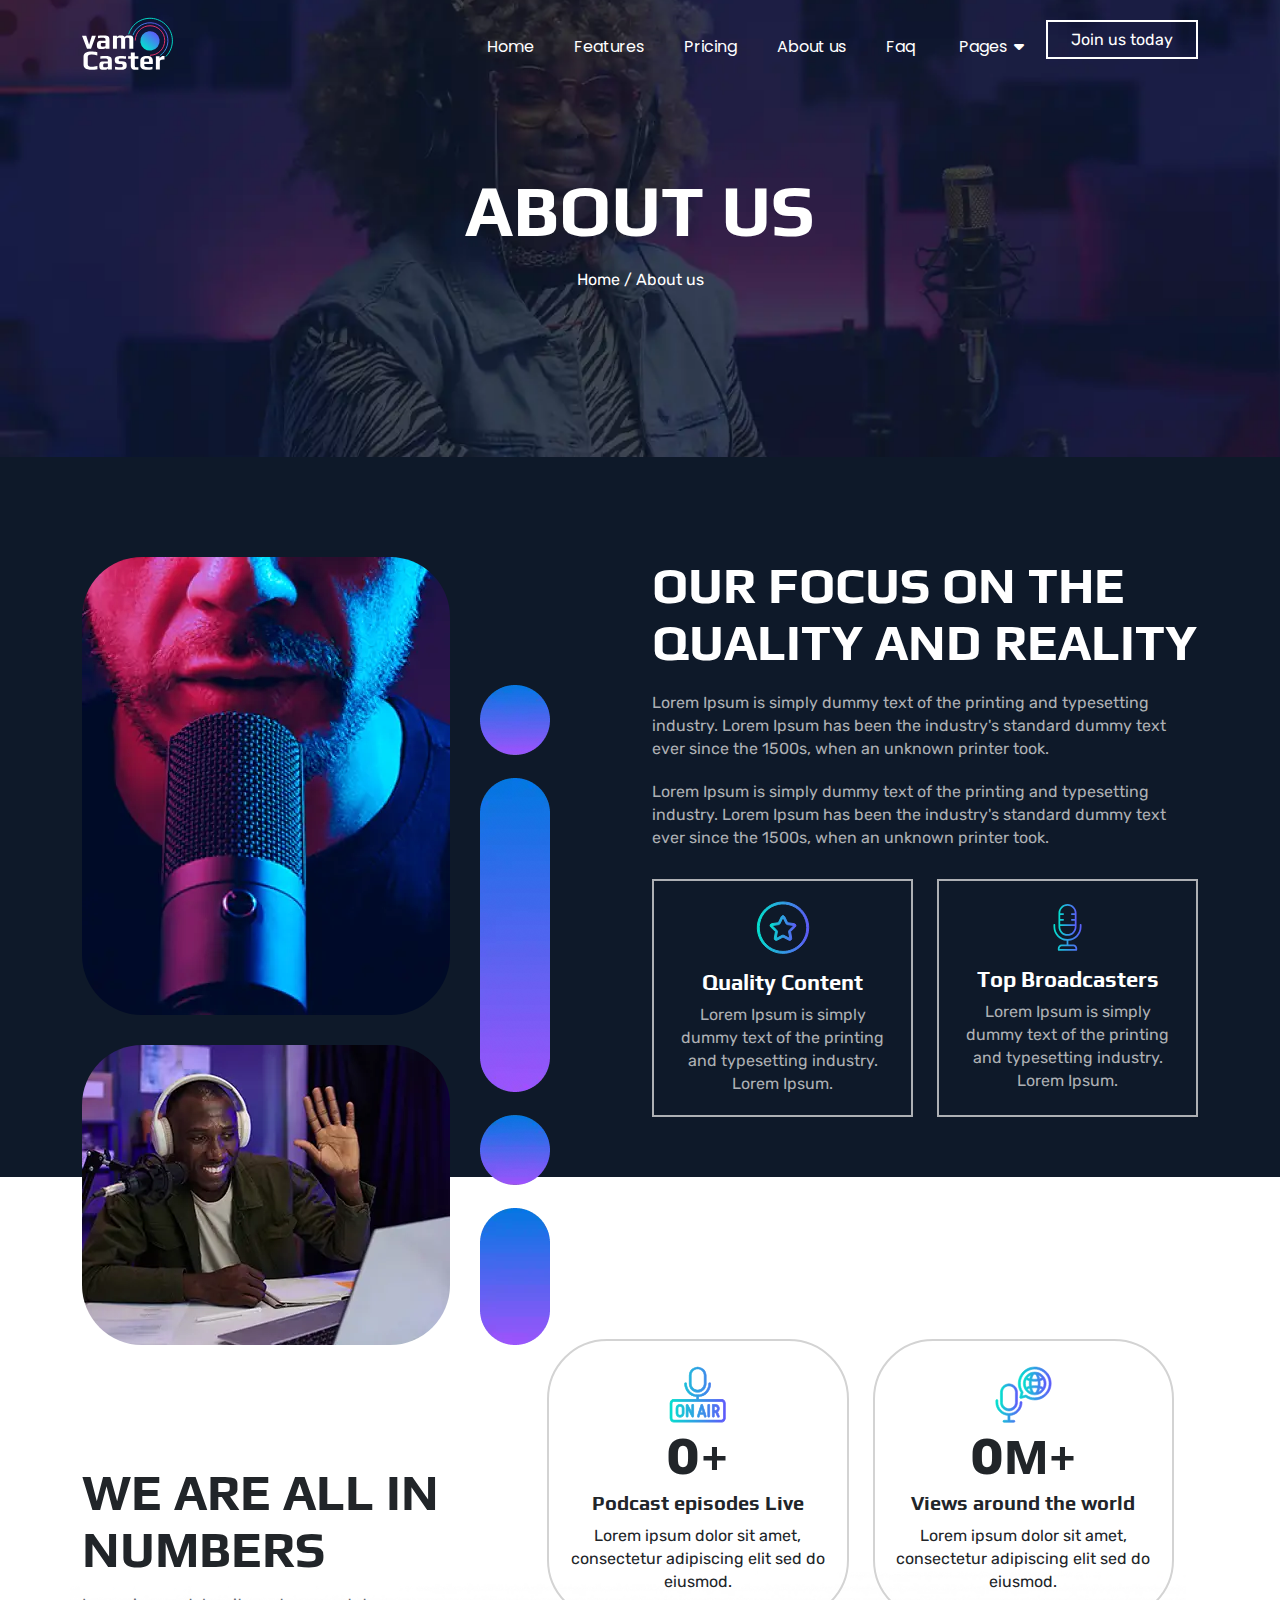
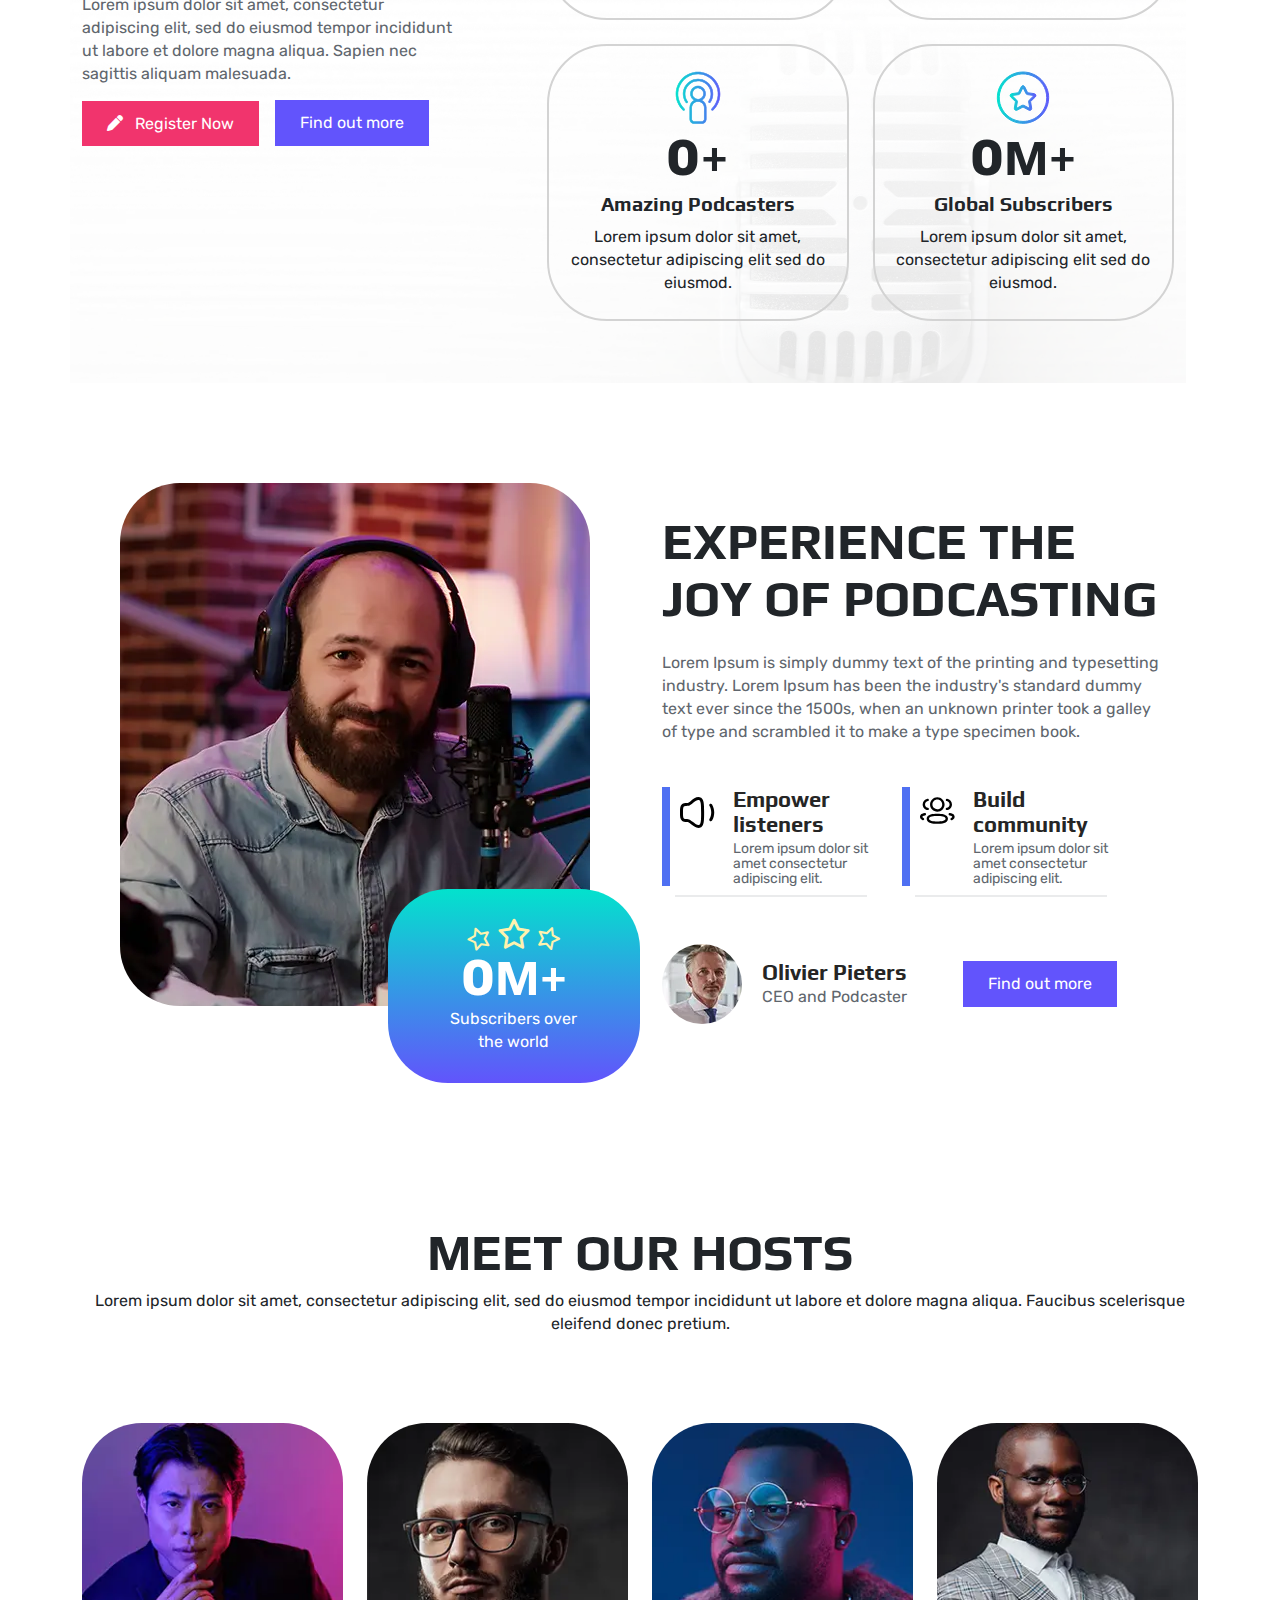
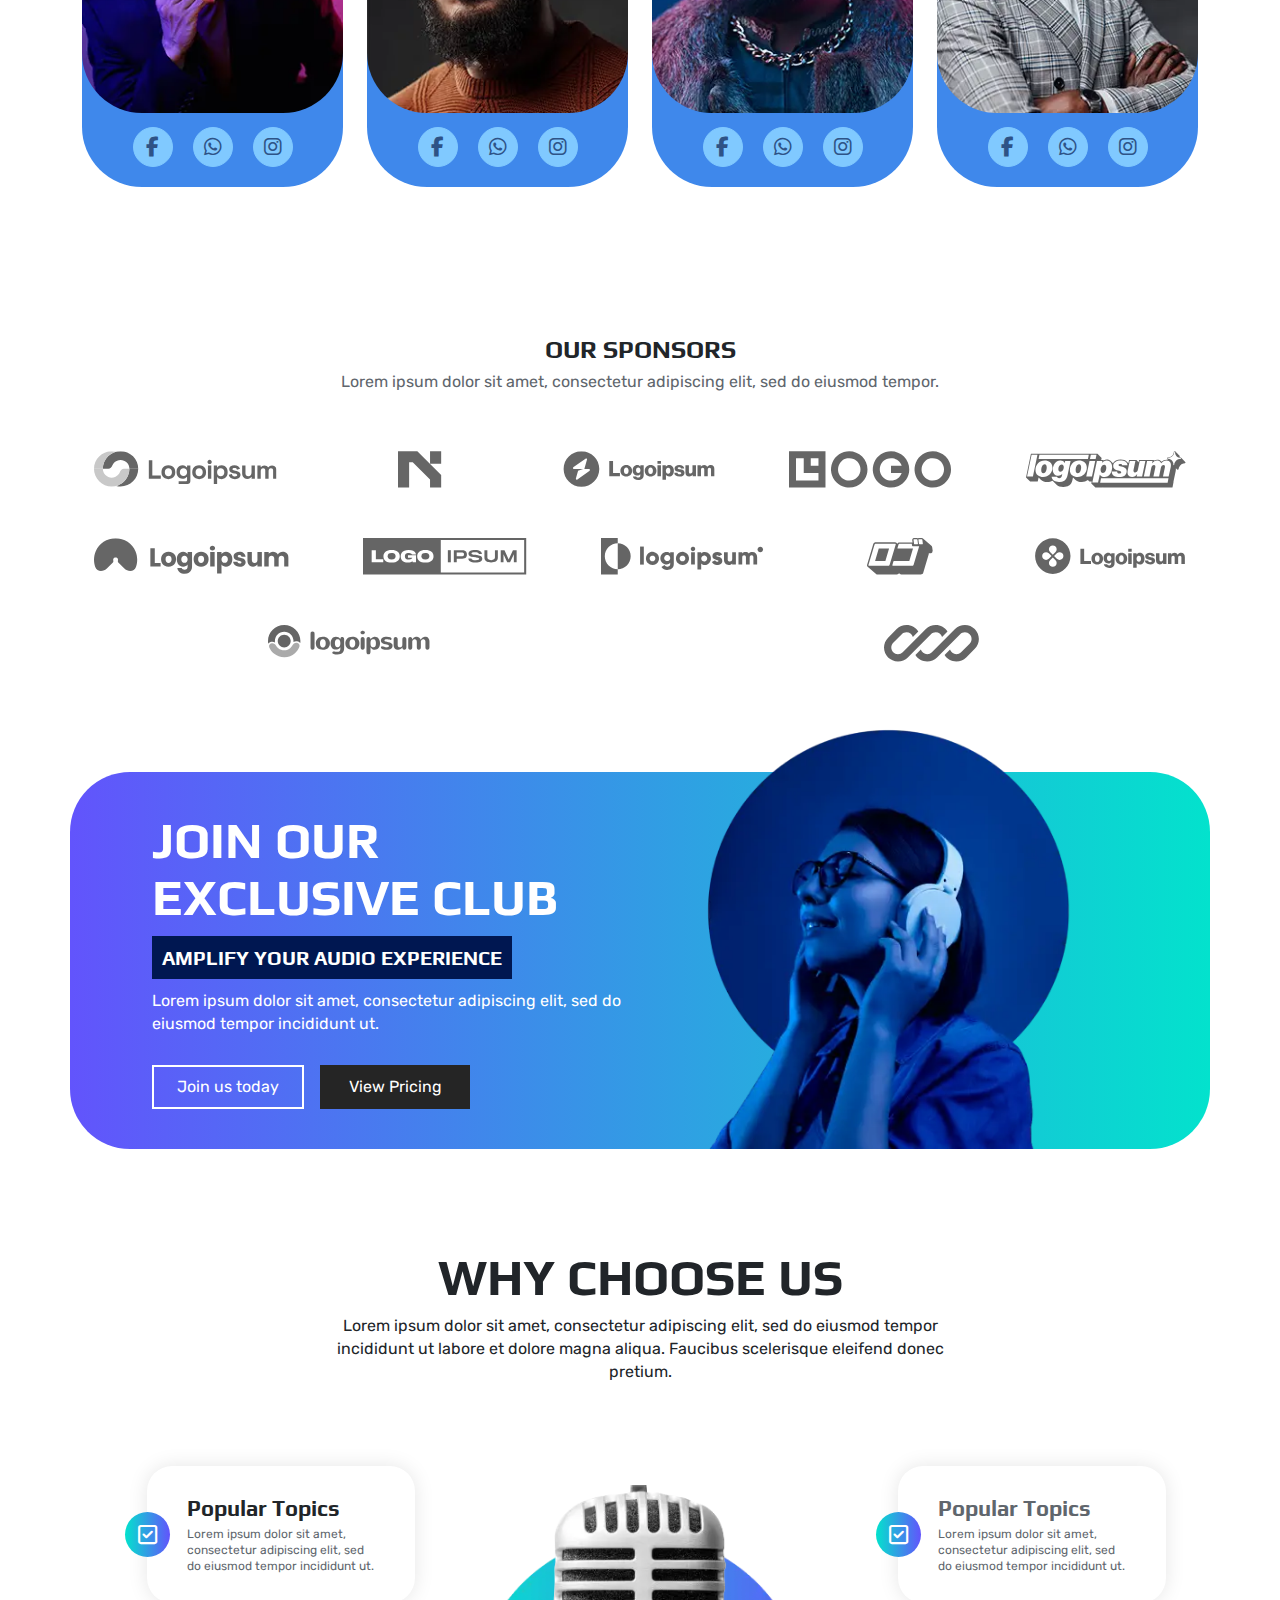
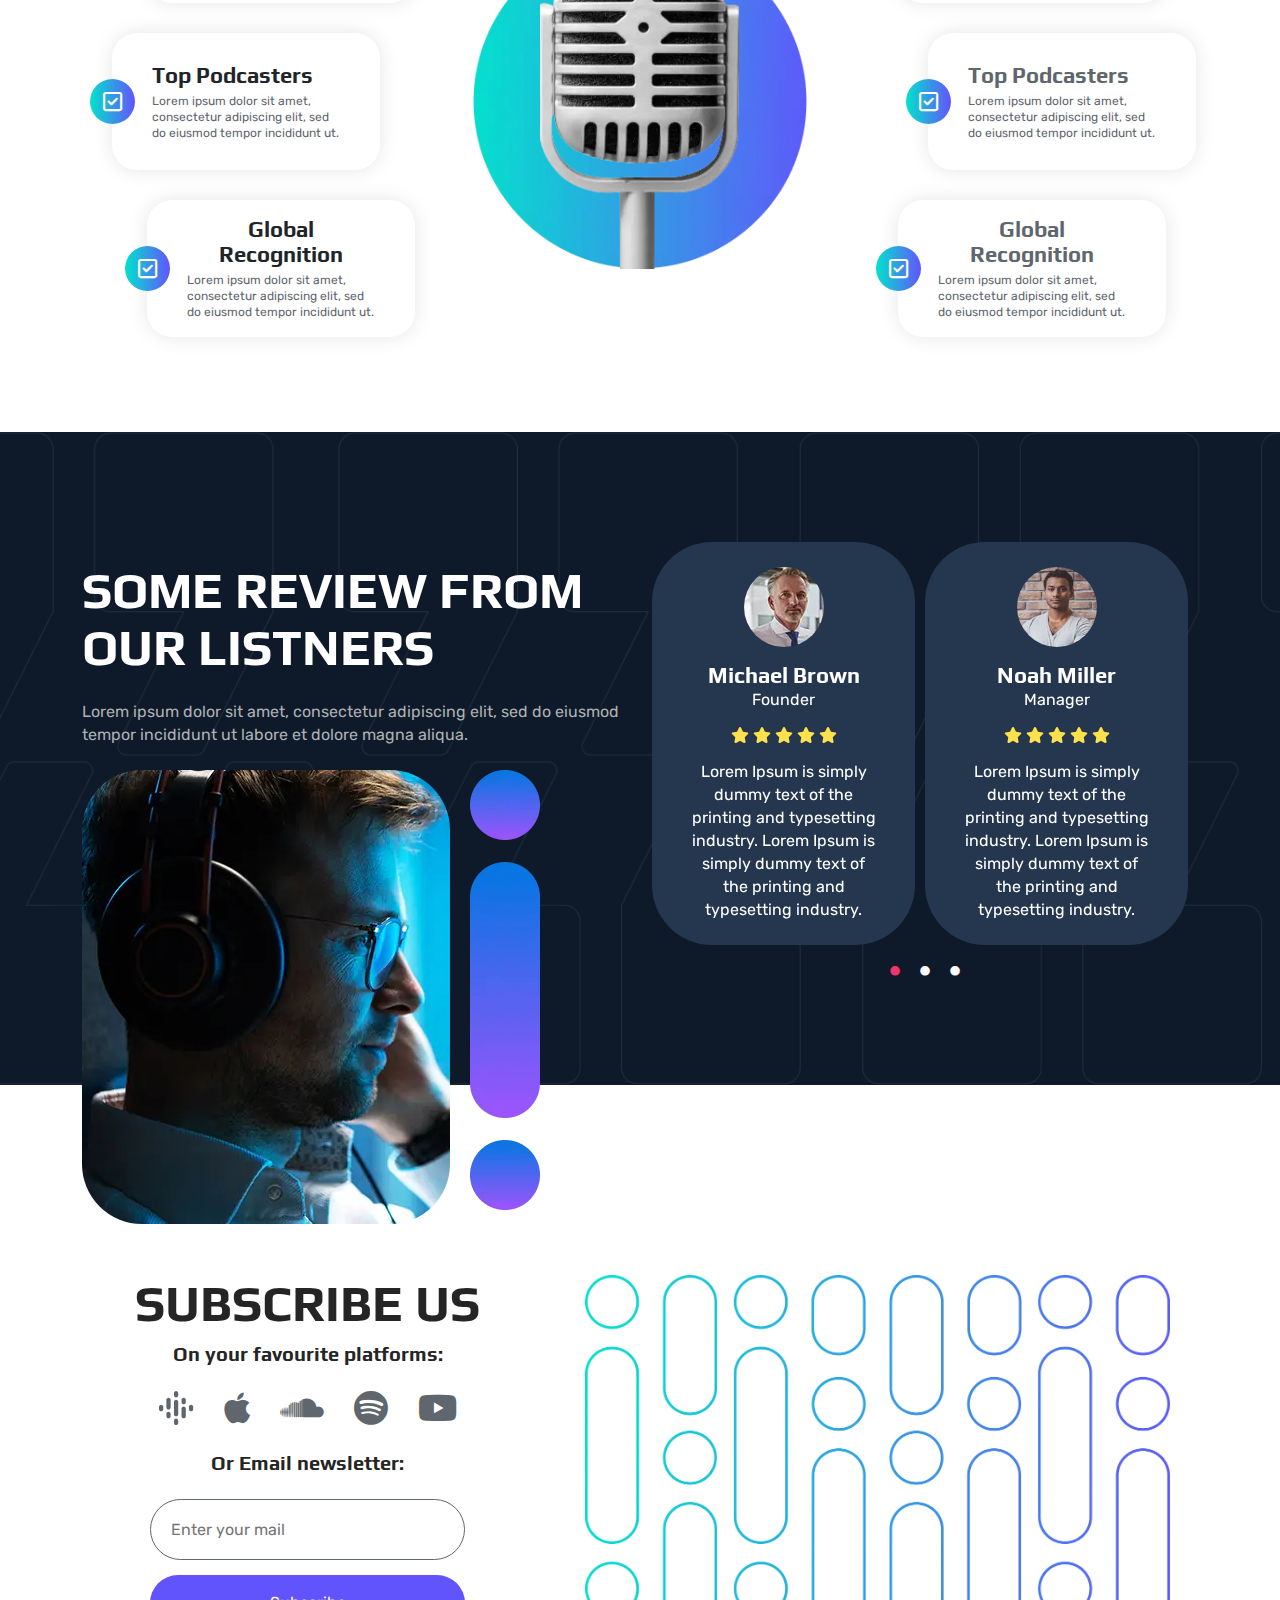
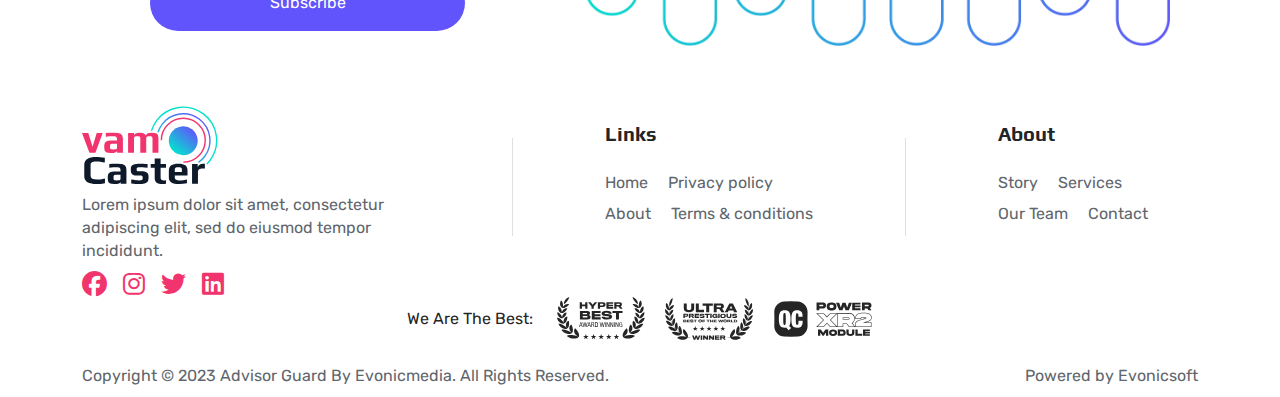
<file: about-us.html>
<!DOCTYPE html>
<html lang="zxx">

<head>
    <meta charset="UTF-8">
    <meta http-equiv="X-UA-Compatible" content="IE=edge">
    <meta name="viewport" content="width=device-width, initial-scale=1.0">
    <title>Vamcaster - Podcast Video Streaming HTML Template</title>
    <!-- favicon  -->
    <link rel="shortcut icon" href="assets/images/fav-icon.svg" type="image/x-icon">
    <!-- faremwork of css -->
    <link rel="stylesheet" href="assets/css/bootstrap-lib/bootstrap.min.css">
    <!-- style sheet of css -->
    <link rel="stylesheet" href="assets/css/styles.css">
    <!-- Responsive sheet of css -->
    <link rel="stylesheet" href="assets/css/responsive.css">
    <!-- fonts awsome icon link  -->
    <link rel="stylesheet" href="assets/font-awesome-lib/icon/all.min.css">
    <!-- slick-slider link css -->
    <link rel="stylesheet" href="assets/css/slick.min.css">
    <!-- animation of css -->
    <link rel="stylesheet" href="assets/css/aos.css">
</head>

<body>
    <div class="site-wrapper">
        <!-- ======== 1.1 Header section ======== -->
        <header>
            <nav class="container navbar navbar-expand-lg">
                <div class="container">
                    <!-- site logo -->
                    <a class="nav-logo p-0" href="index.html">
                        <figure><img src="assets/images/logo.svg" alt="Logo"></figure>
                    </a>
                    <!-- navigation button  -->
                    <button class="open-aside" onclick="open_aside()" type="button">
                        <i class="fa-solid fa-bars"></i>
                    </button>
                    <!-- navigation bar manu  -->
                    <div class="collapse navbar-collapse " id="navbarSupportedContent">
                        <ul
                            class="navbar-nav d-flex justify-content-center align-items-center gap-lg-4 gap-md-2 gap-sm-2 gap-2 mb-2 mb-lg-0">
                            <li class="nav-item">
                                <a class="nav-link" href="index.html">Home</a>
                            </li>
                            <li class="nav-item">
                                <a class="nav-link" href="latest-podcasts.html">Features</a>
                            </li>
                            <li class="nav-item">
                                <a class="nav-link" href="pricing.html">Pricing</a>
                            </li>
                            <li class="nav-item">
                                <a class="nav-link" href="about-us.html">About us</a>
                            </li>
                            <li class="nav-item">
                                <a class="nav-link" href="faq.html">Faq</a>
                            </li>
                            <li class="dropdown p-1">
                                <a class="nav-link" href="#">Pages <i class="fa-sharp fa-solid fa-sort-down"></i></a>
                                <ul class="dropdown-menu">
                                    <li><a class="dropdown-item" href="blog.html">Our Blog</a></li>
                                    <li><a class="dropdown-item" href="team.html">Team</a></li>
                                    <li><a class="dropdown-item" href="testimonials.html">Testimonials</a></li>
                                    <li><a class="dropdown-item" href="contact-us.html">Contact</a></li>
                                    <li><a class="dropdown-item" href="404.html">404</a></li>
                                    <li><a class="dropdown-item" href="coming-soon.html">Coming Soon</a></li>
                                </ul>
                            </li>
                        </ul>
                    </div>
                    <div class="white-btn">
                        <a href="#">Join us today<span></span></a>
                    </div>
                </div>
            </nav>
            <!--===== aside navigation slidebar =====-->
            <aside>
                <div id="mySidenav" class="left-sidebar">
                    <div class="side-nav-logo d-flex justify-content-between align-items-center ps-2 pe-1 nav-logo">
                        <figure><a href="index.html"><img src="assets/images/logo.svg" alt="Logo"></a></figure>
                        <button class="fa-solid fa-xmark" onclick="close_aside()"> </button>
                    </div>
                    <ul>
                        <li class="nav-item">
                            <a aria-current="page" href="index.html">Home</a>
                        </li>
                        <li class="nav-item">
                            <a aria-current="page" href="latest-podcasts.html">Features</a>
                        </li>
                        <li class="nav-item">
                            <a href="pricing.html">Pricing</a>
                        </li>
                        <li class="nav-item">
                            <a href="about-us.html">About us</a>
                        </li>
                        <li class="nav-item">
                            <a href="faq.html">Faq</a>
                        </li>
                        <li class="nav-item">
                            <div class="d-flex align-items-center justify-content-between " id="slid-btn">
                                <button class="a-slid page-btn">Pages</button>
                                <i class="fa-solid fa-caret-down pe-2"></i>
                            </div>
                            <ul id="slid-drop">
                                <li><a href="blog.html">Our Blog</a></li>
                                <li><a href="team.html">Team</a></li>
                                <li><a href="testimonials.html">Testimonials</a></li>
                                <li><a href="contact-us.html">Contact</a></li>
                                <li><a href="404.html">404</a></li>
                                <li><a href="coming-soon.html">Coming Soon</a></li>
                            </ul>
                        </li>
                    </ul>
                </div>
            </aside>
            <!--===== aside navigation slidebar =====-->
        </header>
        <!-- ======== 1.1 End of Header section ========  -->
        <!-- ======== 2.1 Hero section ========  -->
        <section class="About-us-hero">
            <div class="content">
                <div class="container">
                    <div class="hero-text">
                        <h1>ABOUT US</h1>
                        <p class="my-3">Home / About us</p>
                    </div>
                </div>
            </div>
        </section>
        <!-- ======== End of 2.1 Hero section ========  -->
        <!-- ======== 2.2 Focus section ========  -->
        <section class="Focus">
            <div class="container">
                <div class="row">
                    <div class="col-lg-6 col-md-12">
                        <div class="main-img">
                            <div class="Focus-img">
                                <img src="./assets/images/about/focus-img.webp" alt="focus img">
                                <img src="./assets/images/about/focus-img2.webp" alt="focus img">
                            </div>
                            <div class="gradient-lines">
                                <img src="./assets/images/bg/gradeint-line-3.webp" alt="style">
                            </div>
                        </div>
                    </div>
                    <div class="col-lg-6 col-md-12">
                        <div class="content">
                            <h2>OUR FOCUS ON THE QUALITY AND REALITY</h2>
                            <P>Lorem Ipsum is simply dummy text of the printing and typesetting industry. Lorem
                                Ipsum has been the industry's standard dummy text ever since the 1500s, when an
                                unknown printer took.</P>
                            <P>Lorem Ipsum is simply dummy text of the printing and typesetting industry. Lorem
                                Ipsum has been the industry's standard dummy text ever since the 1500s, when an
                                unknown printer took.</P>

                            <div class="Topics">
                                <div class="row">
                                    <div class="col-lg-6 col-md-6 d-flex">
                                        <div class="d-flex flex-column gap-md-3 gap-2">
                                            <div>
                                                <img src="assets/images/icon/star.svg" alt="star">
                                            </div>
                                            <div>
                                                <h4>Quality Content</h4>
                                                <p class="mt-2">Lorem Ipsum is simply dummy text of the printing and
                                                    typesetting
                                                    industry. Lorem Ipsum.</p>
                                            </div>
                                        </div>
                                    </div>
                                    <div class="col-lg-6 col-md-6 d-flex">
                                        <div class="d-flex flex-column gap-md-3 gap-2">
                                            <div>
                                                <img src="assets/images/icon/mic-3.svg" alt="mic">
                                            </div>
                                            <div>
                                                <h4>Top Broadcasters</h4>
                                                <p class="mt-2">Lorem Ipsum is simply dummy text of the printing and
                                                    typesetting
                                                    industry. Lorem Ipsum.</p>
                                            </div>
                                        </div>
                                    </div>
                                </div>
                            </div>
                        </div>
                    </div>
                </div>
            </div>
        </section>
        <!-- ======== End of 2.2 Focus section ========  -->
        <!-- ======== 2.3 Numbers-2 section ========  -->
        <section class="Numbers-2">
            <div class="container">
                <div class="row mic-bg">
                    <div class="col-lg-5 content">
                        <h2>WE ARE ALL IN NUMBERS</h2>
                        <p>Lorem ipsum dolor sit amet, consectetur adipiscing elit, sed do eiusmod tempor
                            incididunt
                            ut labore et dolore magna aliqua. Sapien nec sagittis aliquam malesuada.</p>
                        <div class="d-flex gap-lg-3 gap-2">
                            <div class="d-flex pink-btn">
                                <a href="#"><i class="fa-solid fa-pen"></i> &nbsp; Register Now<span></span></a>
                            </div>
                            <div class="d-flex purple-btn">
                                <a href="#">Find out more<span></span></a>
                            </div>
                        </div>
                    </div>
                    <div class="col-lg-7">
                        <div class="row">
                            <div class="col-lg-6 col-md-6">
                                <div class="Topic">
                                    <img src="assets/images/icon/mic.svg" alt="mic">
                                    <h2><span class="counter" data-target="3000">0</span>+</h2>
                                    <h6>Podcast episodes Live</h6>
                                    <p>Lorem ipsum dolor sit amet, consectetur adipiscing elit sed do eiusmod.</p>
                                </div>
                            </div>
                            <div class="col-lg-6 col-md-6">
                                <div class="Topic">
                                    <img src="assets/images/icon/mic-2.svg" alt="mic">
                                    <h2><span class="counter" data-target="700">0</span>M+</h2>
                                    <h6>Views around the world</h6>
                                    <p>Lorem ipsum dolor sit amet, consectetur adipiscing elit sed do eiusmod.</p>
                                </div>
                            </div>
                            <div class="col-lg-6 col-md-6">
                                <div class="Topic">
                                    <img src="assets/images/icon/podcast-2.svg" alt="podcast">
                                    <h2><span class="counter" data-target="100">0</span>+</h2>
                                    <h6>Amazing Podcasters</h6>
                                    <p>Lorem ipsum dolor sit amet, consectetur adipiscing elit sed do eiusmod.</p>
                                </div>
                            </div>
                            <div class="col-lg-6 col-md-6">
                                <div class="Topic">
                                    <img src="assets/images/icon/star.svg" alt="star">
                                    <h2><span class="counter" data-target="10">0</span>M+</h2>
                                    <h6>Global Subscribers</h6>
                                    <p>Lorem ipsum dolor sit amet, consectetur adipiscing elit sed do eiusmod.</p>
                                </div>
                            </div>
                        </div>
                    </div>
                </div>
            </div>
        </section>
        <!-- ======== End of 2.3 Numbers-2 section ========  -->
        <!-- ======== 2.4 Experience section ========  -->
        <section class="Experience">
            <div class="container">
                <div class="row">
                    <div class="col-lg-6 col-md-6 position-relative">
                        <div>
                            <img src="assets/images/about/exp-img.webp" alt="user">
                        </div>
                        <div>
                            <div class="position-absolute">
                                <div class="d-flex">
                                    <i class="fa-regular fa-star"></i>
                                    <i class="fa-regular fa-star"></i>
                                    <i class="fa-regular fa-star"></i>
                                </div>
                                <h2><span class="counter" data-target="10">0</span>M+</h2>
                                <p>Subscribers over the world</p>
                            </div>
                        </div>
                    </div>
                    <div class="col-lg-6 col-md-6 Text">
                        <div class="d-flex flex-column gap-lg-4 gap-md-4 gap-3">
                            <h2>EXPERIENCE THE JOY OF PODCASTING</h2>
                            <p>Lorem Ipsum is simply dummy text of the printing and typesetting
                                industry. Lorem Ipsum has been the industry's standard dummy text ever since the
                                1500s, when
                                an unknown printer took a galley of type and scrambled it to make a type specimen
                                book.</p>
                            <div class="d-flex flex-lg-row flex-column gap-3 community">
                                <div class="main d-flex flex-column gap-md-3 gap-2 justify-content-between">
                                    <div class="d-flex gap-2">
                                        <div>
                                            <img src="assets/images/icon/sound.svg" alt="sound">
                                        </div>
                                        <div class="d-flex flex-column align-start gap-1">
                                            <h4>Empower listeners</h4>
                                            <p>Lorem ipsum dolor sit amet consectetur adipiscing elit.
                                            </p>
                                        </div>
                                    </div>
                                    <hr>
                                </div>
                                <div class="main d-flex flex-column gap-md-3 gap-2 justify-content-between">
                                    <div class="d-flex gap-2">
                                        <div>
                                            <img src="assets/images/icon/3-User.svg" alt="user">
                                        </div>
                                        <div class="d-flex flex-column align-start gap-1">
                                            <h4>Build community</h4>
                                            <p>Lorem ipsum dolor sit amet consectetur adipiscing elit.
                                            </p>
                                        </div>
                                    </div>
                                    <hr>
                                </div>
                            </div>
                            <div class="Ceo">
                                <img src="assets/images/about/ceo.webp" alt="ceo">
                                <div class="content">
                                    <h4>Olivier Pieters</h4>
                                    <p>CEO and Podcaster</p>
                                </div>
                                <div class="purple-btn">
                                    <a href="#">Find out more<span></span></a>
                                </div>
                            </div>
                        </div>
                    </div>
                </div>
            </div>
        </section>
        <!-- ======== End of 2.4 Experience section ========  -->
        <!-- ======== 2.5 Hosts section ========  -->
        <section class="Team">
            <div class="container">
                <h2>MEET OUR HOSTS</h2>
                <p class="p-2">Lorem ipsum dolor sit amet, consectetur adipiscing elit, sed do eiusmod tempor
                    incididunt ut labore et dolore magna aliqua. Faucibus scelerisque eleifend donec pretium.
                </p>
                <div class="row">
                    <div class="col-lg-3 col-md-6 col-sm-6">
                        <div class="team-card">
                            <img src="assets/images/about/profile-2.webp" alt="team">
                            <h4 class="mt-3">Pamela Brown</h4>
                            <p>Business Coach</p>
                            <div class="d-flex">
                                <a href="#">
                                    <i class="fa-brands fa-facebook-f"></i>
                                </a>
                                <a href="#">
                                    <i class="fa-brands fa-whatsapp"></i>
                                </a>
                                <a href="#">
                                    <i class="fa-brands fa-instagram"></i>
                                </a>
                            </div>
                        </div>
                    </div>
                    <div class="col-lg-3 col-md-6 col-sm-6">
                        <div class="team-card">
                            <img src="assets/images/about/profile-1.webp" alt="team">
                            <h4 class="mt-3">William Garcia</h4>
                            <p>Epstein Island</p>
                            <div class="d-flex">
                                <a href="#">
                                    <i class="fa-brands fa-facebook-f"></i>
                                </a>
                                <a href="#">
                                    <i class="fa-brands fa-whatsapp"></i>
                                </a>
                                <a href="#">
                                    <i class="fa-brands fa-instagram"></i>
                                </a>
                            </div>
                        </div>
                    </div>
                    <div class="col-lg-3 col-md-6 col-sm-6">
                        <div class="team-card">
                            <img src="assets/images/about/profile-4.webp" alt="team">
                            <h4 class="mt-3">Elijah Jones</h4>
                            <p>Luang Prabang</p>
                            <div class="d-flex">
                                <a href="#">
                                    <i class="fa-brands fa-facebook-f"></i>
                                </a>
                                <a href="#">
                                    <i class="fa-brands fa-whatsapp"></i>
                                </a>
                                <a href="#">
                                    <i class="fa-brands fa-instagram"></i>
                                </a>
                            </div>
                        </div>
                    </div>
                    <div class="col-lg-3 col-md-6 col-sm-6">
                        <div class="team-card">
                            <img src="assets/images/about/profile-3.webp" alt="team">
                            <h4 class="mt-3">Andrew Tate</h4>
                            <p>Ushuaia, Argentina</p>
                            <div class="d-flex">
                                <a href="#">
                                    <i class="fa-brands fa-facebook-f"></i>
                                </a>
                                <a href="#">
                                    <i class="fa-brands fa-whatsapp"></i>
                                </a>
                                <a href="#">
                                    <i class="fa-brands fa-instagram"></i>
                                </a>
                            </div>
                        </div>
                    </div>
                </div>
            </div>
        </section>
        <!-- ======== End of 2.5 Hosts section ========  -->
        <!-- ======== 2.6 Sponsors section ========  -->
        <section class="Sponsors">
            <div class="container">
                <div>
                    <h4>OUR SPONSORS</h4>
                    <p class="p-2">Lorem ipsum dolor sit amet, consectetur adipiscing elit, sed do eiusmod tempor.
                    </p>
                </div>
                <div class="row">
                    <div class="col"><img src="./assets/images/icon/logoipsm (12).svg" alt="Sponsor logo"></div>
                    <div class="col"><img src="./assets/images/icon/logoipsm (11).svg" alt="Sponsor logo"></div>
                    <div class="col"><img src="./assets/images/icon/logoipsm (10).svg" alt="Sponsor logo"></div>
                    <div class="col"><img src="./assets/images/icon/logoipsm (9).svg" alt="Sponsor logo"></div>
                    <div class="col"><img src="./assets/images/icon/logoipsm (8).svg" alt="Sponsor logo"></div>
                    <div class="col"><img src="./assets/images/icon/logoipsm (7).svg" alt="Sponsor logo"></div>
                    <div class="col"><img src="./assets/images/icon/logoipsm (6).svg" alt="Sponsor logo"></div>
                    <div class="col"><img src="./assets/images/icon/logoipsm (5).svg" alt="Sponsor logo"></div>
                    <div class="col"><img src="./assets/images/icon/logoipsm (4).svg" alt="Sponsor logo"></div>
                    <div class="col"><img src="./assets/images/icon/logoipsm (3).svg" alt="Sponsor logo"></div>
                    <div class="col"><img src="./assets/images/icon/logoipsm (2).svg" alt="Sponsor logo"></div>
                    <div class="col"><img src="./assets/images/icon/logoipsm (1).svg" alt="Sponsor logo"></div>
                </div>
            </div>
        </section>
        <!-- ======== End of 2.6 Sponsors section ========  -->
        <!-- ======== 2.7 Exclusive section ========  -->
        <section class="Exclusive">
            <div class="container">
                <div class="row">
                    <div class="col-lg-6 col-md-12">
                        <div class="content">
                            <h2>JOIN OUR EXCLUSIVE CLUB</h2>
                            <h6>AMPLIFY YOUR AUDIO EXPERIENCE</h6>
                            <p>Lorem ipsum dolor sit amet, consectetur adipiscing elit, sed do eiusmod tempor
                                incididunt ut.</p>
                            <div class="d-flex gap-lg-3 gap-2">
                                <div class="d-flex white-btn">
                                    <a href="#">Join us today<span></span></a>
                                </div>
                                <div class="d-flex dark-btn">
                                    <a href="#">View Pricing<span></span></a>
                                </div>
                            </div>
                        </div>
                    </div>
                    <div class="col-lg-6 col-md-12">
                        <div class="position-relative">
                            <img src="assets/images/bg/girl.webp" alt="listening">
                        </div>
                    </div>
                </div>
            </div>
        </section>
        <!-- ======== End of 2.7 Exclusive section ========  -->
        <!-- ======== 2.8 Choose section ========  -->
        <section class="Choose">
            <div class="container">
                <h2>WHY CHOOSE US </h2>
                <p class="p-2">Lorem ipsum dolor sit amet, consectetur adipiscing elit, sed do eiusmod tempor
                    incididunt ut
                    labore et dolore magna aliqua. Faucibus scelerisque eleifend donec pretium.</p>
                <div class="row">
                    <div class="col-lg-4 col-md-12">
                        <div>
                            <i class="fa-regular fa-square-check"></i>
                            <h4>Popular Topics</h4>
                            <p>Lorem ipsum dolor sit amet, consectetur adipiscing elit, sed do eiusmod tempor
                                incididunt ut.</p>
                        </div>
                        <div class="left">
                            <i class="fa-regular fa-square-check"></i>
                            <h4>Top Podcasters</h4>
                            <p>Lorem ipsum dolor sit amet, consectetur adipiscing elit, sed do eiusmod tempor
                                incididunt ut.</p>
                        </div>
                        <div>
                            <i class="fa-regular fa-square-check"></i>
                            <h4>Global Recognition</h4>
                            <p>Lorem ipsum dolor sit amet, consectetur adipiscing elit, sed do eiusmod tempor
                                incididunt ut.</p>
                        </div>
                    </div>
                    <div class="col-lg-4">
                        <div class="bg">
                            <img src="assets/images/bg/circle.webp" alt="circle">
                            <div class="Mic">
                                <img src="assets/images/bg/mic.webp" alt="mic">
                            </div>
                        </div>
                    </div>
                    <div class="col-lg-4 col-md-12 Light">
                        <div>
                            <i class="fa-regular fa-square-check"></i>
                            <h4>Popular Topics</h4>
                            <p>Lorem ipsum dolor sit amet, consectetur adipiscing elit, sed do eiusmod tempor
                                incididunt ut.</p>
                        </div>
                        <div class="right">
                            <i class="fa-regular fa-square-check"></i>
                            <h4>Top Podcasters</h4>
                            <p>Lorem ipsum dolor sit amet, consectetur adipiscing elit, sed do eiusmod tempor
                                incididunt ut.</p>
                        </div>
                        <div>
                            <i class="fa-regular fa-square-check"></i>
                            <h4>Global Recognition</h4>
                            <p>Lorem ipsum dolor sit amet, consectetur adipiscing elit, sed do eiusmod tempor
                                incididunt ut.</p>
                        </div>
                    </div>
                </div>
            </div>
        </section>
        <!-- ======== End of 2.8 Choose section ========  -->
        <!-- ======== 2.9 Review section ========  -->
        <section class="Review">
            <div class="container">
                <div class="row">
                    <div class="col-lg-6 col-md-12">
                        <div class="content">
                            <h2>SOME REVIEW FROM OUR LISTNERS</h2>
                            <p class="my-4">Lorem ipsum dolor sit amet, consectetur adipiscing elit, sed do eiusmod
                                tempor incididunt ut labore et dolore magna aliqua.</p>
                        </div>
                        <div class="main-img">
                            <div class="review-img">
                                <img src="assets/images/index/numbers.webp" alt="number">
                            </div>
                            <div class="gradient-lines">
                                <img src="assets/images/bg/single-gradient-line.webp" alt="style">
                            </div>
                        </div>
                    </div>
                    <div class="col-lg-6 col-md-12">
                        <div class="Review-slider">
                            <div class="d-flex">
                                <img src="assets/images/about/ceo.webp" alt="profile">
                                <h4 class="mt-3">Michael Brown</h4>
                                <p>Founder</p>
                                <div class="stars my-3">
                                    <i class="fa-solid fa-star"></i>
                                    <i class="fa-solid fa-star"></i>
                                    <i class="fa-solid fa-star"></i>
                                    <i class="fa-solid fa-star"></i>
                                    <i class="fa-solid fa-star"></i>
                                </div>
                                <p class="mb-4">Lorem Ipsum is simply dummy text of the printing and typesetting
                                    industry. Lorem Ipsum is simply dummy text of the printing and typesetting
                                    industry.</p>
                            </div>
                            <div class="d-flex">
                                <img src="assets/images/about/review-2.webp" alt="profile">
                                <h4 class="mt-3">Noah Miller</h4>
                                <p>Manager</p>
                                <div class="stars my-3">
                                    <i class="fa-solid fa-star"></i>
                                    <i class="fa-solid fa-star"></i>
                                    <i class="fa-solid fa-star"></i>
                                    <i class="fa-solid fa-star"></i>
                                    <i class="fa-solid fa-star"></i>
                                </div>
                                <p class="mb-4">Lorem Ipsum is simply dummy text of the printing and typesetting
                                    industry. Lorem Ipsum is simply dummy text of the printing and typesetting
                                    industry.</p>
                            </div>
                            <div class="d-flex">
                                <img src="assets/images/about/review-3.webp" alt="profile">
                                <h4 class="mt-3">Mahoraga</h4>
                                <p>Adaptation</p>
                                <div class="stars my-3">
                                    <i class="fa-solid fa-star"></i>
                                    <i class="fa-solid fa-star"></i>
                                    <i class="fa-solid fa-star"></i>
                                    <i class="fa-solid fa-star"></i>
                                    <i class="fa-solid fa-star"></i>
                                </div>
                                <p class="mb-4">Lorem Ipsum is simply dummy text of the printing and typesetting
                                    industry. Lorem Ipsum is simply dummy text of the printing and typesetting
                                    industry.</p>
                            </div>
                        </div>
                    </div>
                </div>
            </div>
        </section>
        <!-- ======== End of 2.9 Review section ========  -->
        <!-- ======== 2.10 Subscribe-2 section ========  -->
        <section class="Subscribe-2">
            <div class="container">
                <div class="row">
                    <div class="col-lg-5">
                        <h2>SUBSCRIBE US</h2>
                        <h6>On your favourite platforms:</h6>
                        <div class="icons">
                            <a href="#">
                                <img src="assets/images/icon/podcast-3.svg" alt="podcast">
                                <img src="assets/images/icon/podcast.svg" class="podcast-hover" alt="podcast">
                            </a>
                            <a href="#">
                                <i class="fa-brands fa-apple"></i>
                            </a>
                            <a href="#">
                                <i class="fa-brands fa-soundcloud"></i>
                            </a>
                            <a href="#">
                                <i class="fa-brands fa-spotify"></i>
                            </a>
                            <a href="#">
                                <i class="fa-brands fa-youtube"></i>
                            </a>
                        </div>
                        <h6>Or Email newsletter:</h6>
                        <div class="email-content">
                            <input type="email" placeholder="Enter your mail">
                            <div class="big-btn">
                                <a href="#">Subscribe</a>
                            </div>
                        </div>
                    </div>
                    <div class="col-lg-7">
                        <img src="assets/images/bg/Union.webp" alt="style">
                    </div>
                </div>
            </div>
        </section>
        <!-- ======== End of 2.10 Subscribe-2 section ========  -->
        <!-- ======== 2.11 Footer section ========  -->
        <Footer class="Footer">
            <div class="container">
                <div class="row">
                    <div class="col-lg-4">
                        <div>
                            <div class="mb-2">
                                <a href="index.html">
                                    <img src="assets/images/footer-logo.svg" alt="logo">
                                </a>
                            </div>
                            <p>Lorem ipsum dolor sit amet, consectetur adipiscing elit, sed do eiusmod tempor
                                incididunt.</p>
                            <div class="d-flex gap-md-3 gap-2">
                                <a href="#">
                                    <i class="fa-brands fa-facebook"></i>
                                </a>
                                <a href="#">
                                    <i class="fa-brands fa-instagram"></i>
                                </a>
                                <a href="#">
                                    <i class="fa-brands fa-twitter"></i>
                                </a>
                                <a href="#">
                                    <i class="fa-brands fa-linkedin"></i>
                                </a>
                            </div>
                        </div>
                    </div>
                    <div class="col-lg-8 p-3">
                        <div class="d-flex justify-content-around flex-md-row flex-column">
                            <hr>
                            <div>
                                <h6>Links</h6>
                                <ul>
                                    <li>
                                        <a href="#">Home</a>
                                        <a href="#">Privacy policy</a>
                                    </li>
                                    <li>
                                        <a href="#">About</a>
                                        <a href="#">Terms & conditions</a>
                                    </li>
                                </ul>
                            </div>
                            <hr>
                            <div>
                                <h6>About</h6>
                                <ul>
                                    <li>
                                        <a href="#">Story</a>
                                        <a href="#">Services</a>
                                    </li>
                                    <li>
                                        <a href="#">Our Team</a>
                                        <a href="#">Contact</a>
                                    </li>
                                </ul>
                            </div>
                        </div>
                    </div>
                </div>
                <div class="d-flex justify-content-center align-items-center gap-4 flex-md-row flex-column">
                    <div>
                        <p class="footer-heading">We Are The Best:</p>
                    </div>
                    <div class="footer-imgs">
                        <img src="assets/images/icon/footer-img (3).svg" alt="awards">
                        <img src="assets/images/icon/footer-img (2).svg" alt="awards">
                        <img src="assets/images/icon/footer-img (1).svg" alt="awards">
                    </div>
                </div>
                <div class="d-flex align-items-center justify-content-between mt-4">
                    <p>Copyright © 2023 Advisor Guard By Evonicmedia. All Rights Reserved.</p>
                    <p>Powered by Evonicsoft</p>
                </div>
            </div>
        </Footer>
        <!-- ======== End of 2.11 Footer section ========  -->
        <div class="top-btn" id="top-btn">
            <a href="#">
                <i class="fa-solid fa-arrow-up"></i>
            </a>
        </div>
    </div>

    <!-- bootstrap min javascript -->
    <script src="assets/js/javascript-lib/bootstrap.min.js"></script>
    <!-- j Query -->
    <script src="assets/js/jquery.js"></script>
    <!-- slick slider js -->
    <script src="assets/js/slick.min.js"></script>
    <!-- main javascript -->
    <script src="assets/js/custom.js"></script>
    <!-- animation from javascript -->
    <script src="assets/js/aos.js"></script>
    <script>
        AOS.init({
            once: true,
            duration: 1500,
        });
    </script>
</body>

</html>
</file>
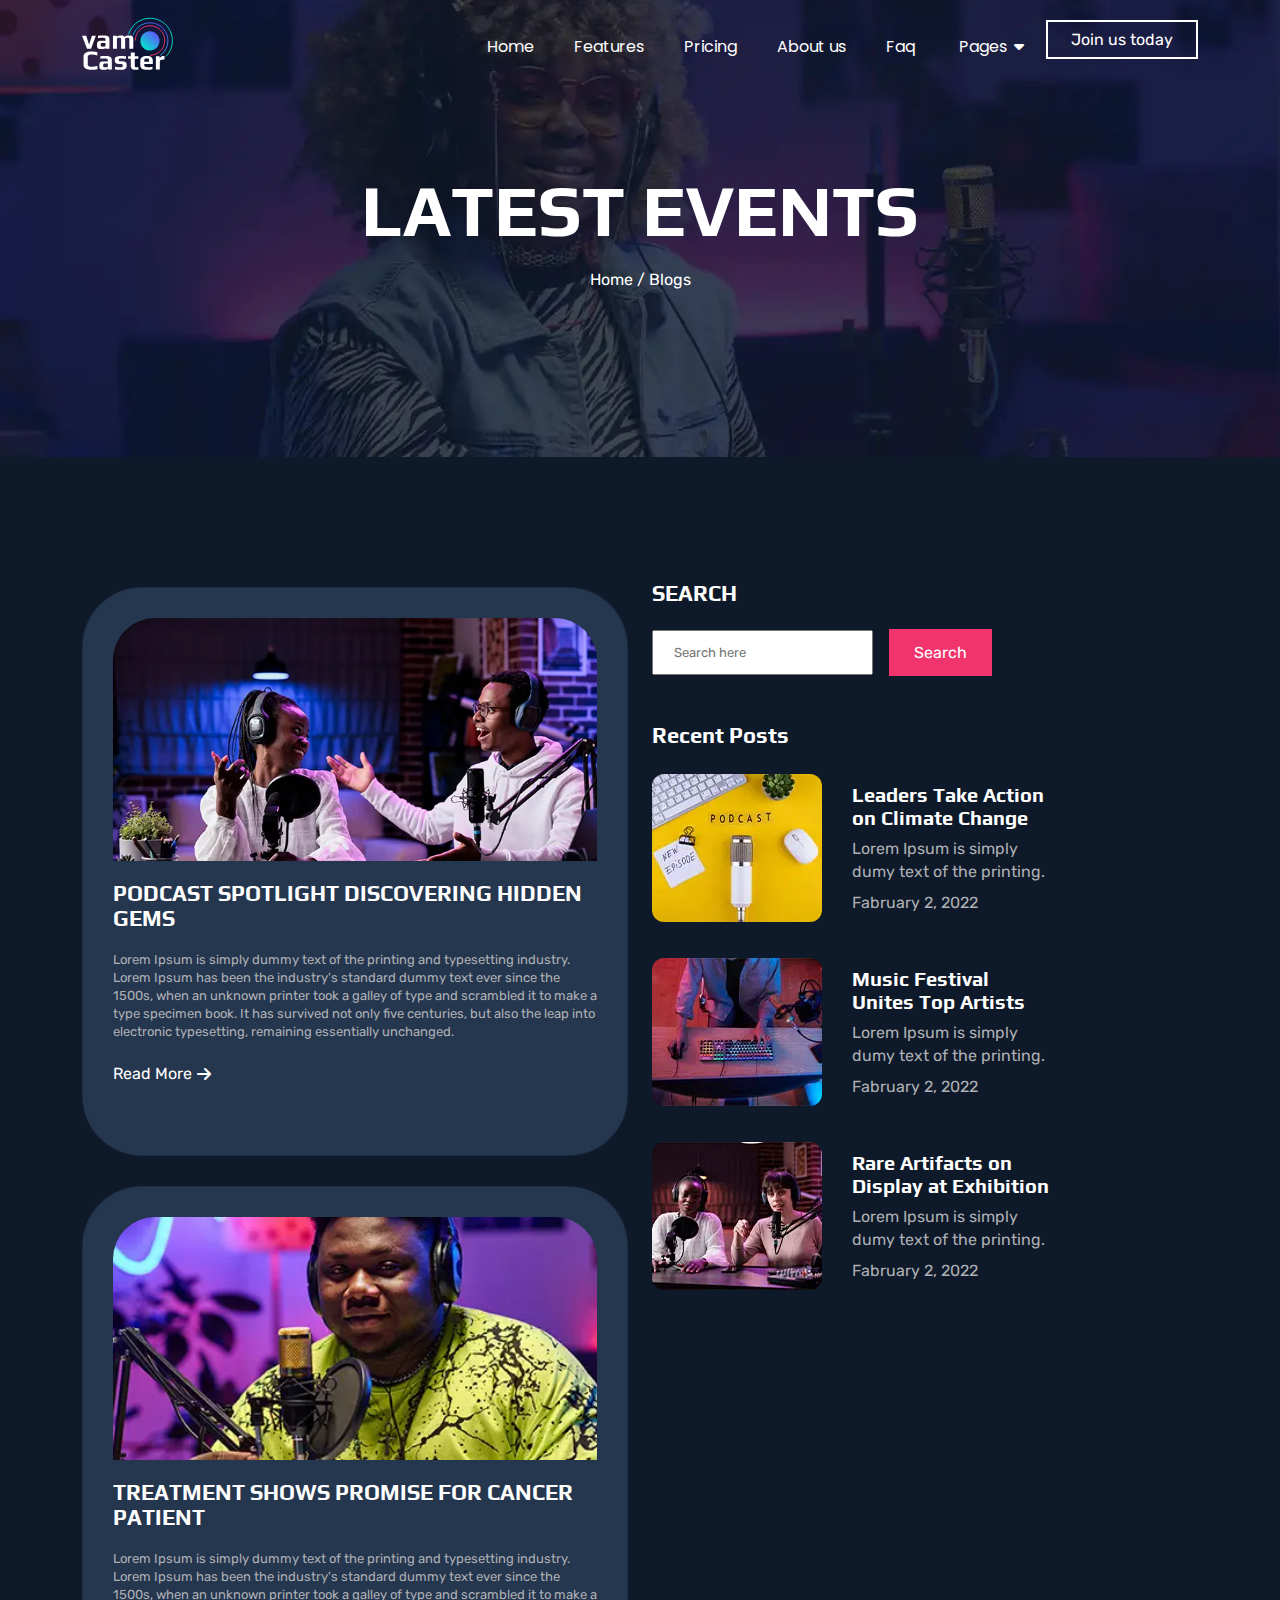
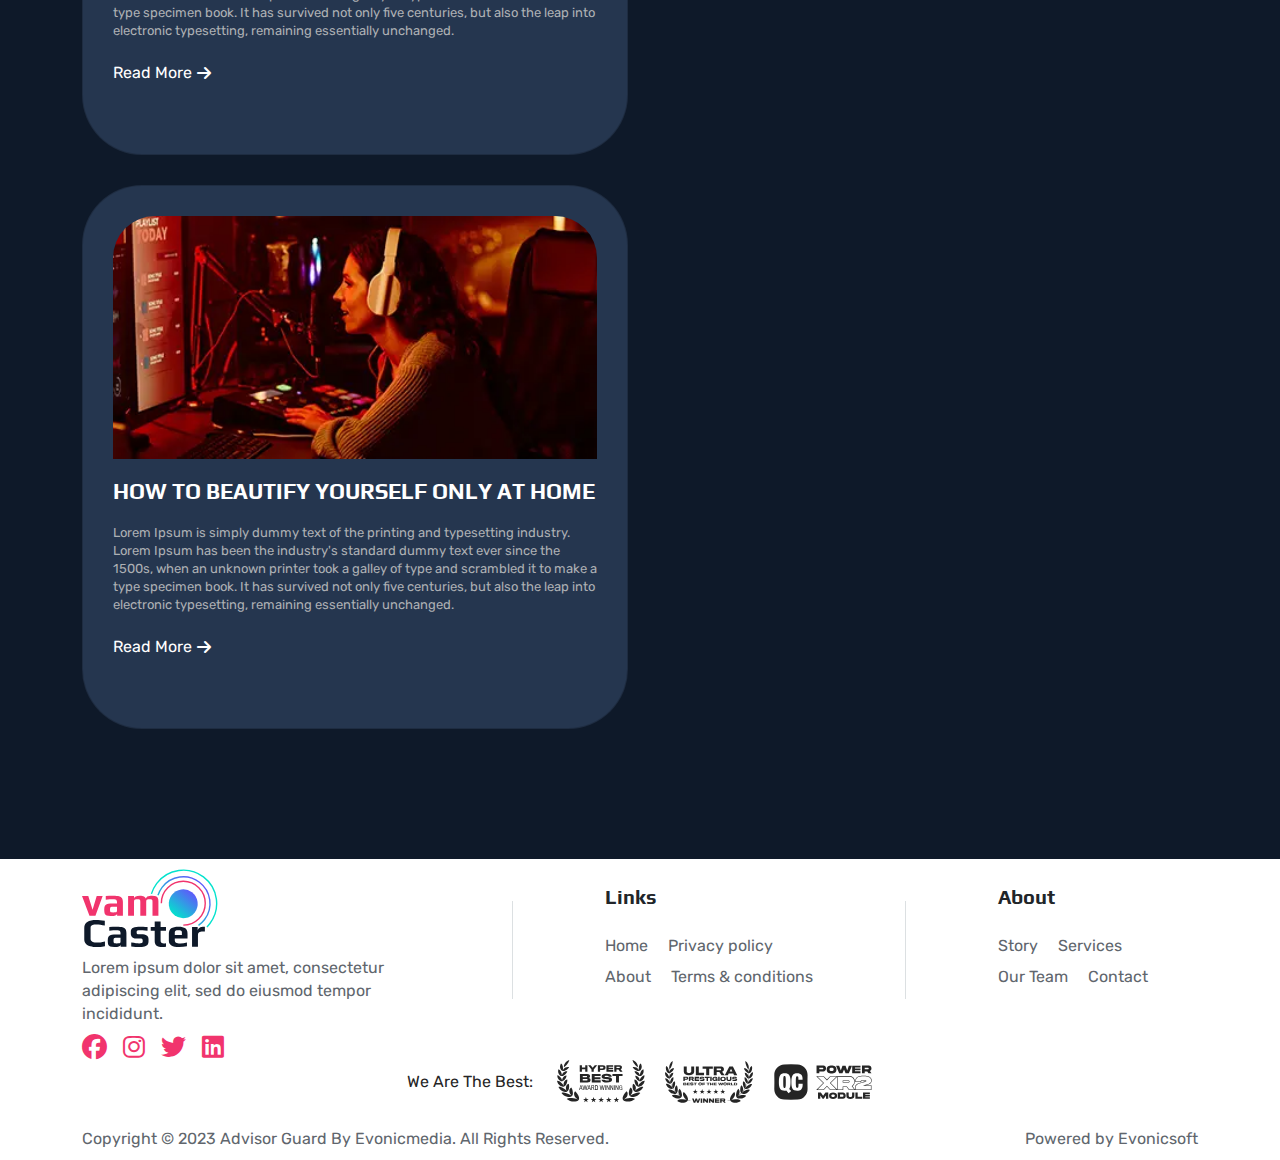
<file: blog.html>
<!DOCTYPE html>
<html lang="zxx">
  <head>
    <meta charset="UTF-8" />
    <meta http-equiv="X-UA-Compatible" content="IE=edge" />
    <meta name="viewport" content="width=device-width, initial-scale=1.0" />
    <title>Vamcaster - Podcast Video Streaming HTML Template</title>
    <!-- favicon  -->
    <link
      rel="shortcut icon"
      href="assets/images/fav-icon.svg"
      type="image/x-icon"
    />
    <!-- faremwork of css -->
    <link rel="stylesheet" href="assets/css/bootstrap-lib/bootstrap.min.css" />
    <!-- style sheet of css -->
    <link rel="stylesheet" href="assets/css/styles.css" />
    <!-- Responsive sheet of css -->
    <link rel="stylesheet" href="assets/css/responsive.css" />
    <!-- fonts awsome icon link  -->
    <link rel="stylesheet" href="assets/font-awesome-lib/icon/all.min.css" />
    <!-- slick-slider link css -->
    <link rel="stylesheet" href="assets/css/slick.min.css" />
    <!-- animation of css -->
    <link rel="stylesheet" href="assets/css/aos.css" />
  </head>

  <body>
    <div class="site-wrapper">
      <!-- ======== 1.1 Header section ======== -->
      <header>
        <nav class="container navbar navbar-expand-lg">
          <div class="container">
            <!-- site logo -->
            <a class="nav-logo p-0" href="index.html">
              <figure><img src="assets/images/logo.svg" alt="Logo" /></figure>
            </a>
            <!-- navigation button  -->
            <button class="open-aside" onclick="open_aside()" type="button">
              <i class="fa-solid fa-bars"></i>
            </button>
            <!-- navigation bar manu  -->
            <div class="collapse navbar-collapse" id="navbarSupportedContent">
              <ul
                class="navbar-nav d-flex justify-content-center align-items-center gap-lg-4 gap-md-2 gap-sm-2 gap-2 mb-2 mb-lg-0"
              >
                <li class="nav-item">
                  <a class="nav-link" href="index.html">Home</a>
                </li>
                <li class="nav-item">
                  <a class="nav-link" href="latest-podcasts.html">Features</a>
                </li>
                <li class="nav-item">
                  <a class="nav-link" href="pricing.html">Pricing</a>
                </li>
                <li class="nav-item">
                  <a class="nav-link" href="about-us.html">About us</a>
                </li>
                <li class="nav-item">
                  <a class="nav-link" href="faq.html">Faq</a>
                </li>
                <li class="dropdown p-1">
                  <a class="nav-link" href="#"
                    >Pages <i class="fa-sharp fa-solid fa-sort-down"></i
                  ></a>
                  <ul class="dropdown-menu">
                    <li>
                      <a class="dropdown-item" href="blog.html">Our Blog</a>
                    </li>
                    <li><a class="dropdown-item" href="team.html">Team</a></li>
                    <li>
                      <a class="dropdown-item" href="testimonials.html"
                        >Testimonials</a
                      >
                    </li>
                    <li>
                      <a class="dropdown-item" href="contact-us.html"
                        >Contact</a
                      >
                    </li>
                    <li><a class="dropdown-item" href="404.html">404</a></li>
                    <li>
                      <a class="dropdown-item" href="coming-soon.html"
                        >Coming Soon</a
                      >
                    </li>
                  </ul>
                </li>
              </ul>
            </div>
            <div class="white-btn">
              <a href="#">Join us today<span></span></a>
            </div>
          </div>
        </nav>
        <!--===== aside navigation slidebar =====-->
        <aside>
          <div id="mySidenav" class="left-sidebar">
            <div
              class="side-nav-logo d-flex justify-content-between align-items-center ps-2 pe-1 nav-logo"
            >
              <figure>
                <a href="index.html"
                  ><img src="assets/images/logo.svg" alt="Logo"
                /></a>
              </figure>
              <button
                class="fa-solid fa-xmark"
                onclick="close_aside()"
              ></button>
            </div>
            <ul>
              <li class="nav-item">
                <a aria-current="page" href="index.html">Home</a>
              </li>
              <li class="nav-item">
                <a aria-current="page" href="latest-podcasts.html">Features</a>
              </li>
              <li class="nav-item">
                <a href="pricing.html">Pricing</a>
              </li>
              <li class="nav-item">
                <a href="about-us.html">About us</a>
              </li>
              <li class="nav-item">
                <a href="faq.html">Faq</a>
              </li>
              <li class="nav-item">
                <div
                  class="d-flex align-items-center justify-content-between"
                  id="slid-btn"
                >
                  <button class="a-slid page-btn">Pages</button>
                  <i class="fa-solid fa-caret-down pe-2"></i>
                </div>
                <ul id="slid-drop">
                  <li><a href="blog.html">Our Blog</a></li>
                  <li><a href="team.html">Team</a></li>
                  <li><a href="testimonials.html">Testimonials</a></li>
                  <li><a href="contact-us.html">Contact</a></li>
                  <li><a href="404.html">404</a></li>
                  <li><a href="coming-soon.html">Coming Soon</a></li>
                </ul>
              </li>
            </ul>
          </div>
        </aside>
        <!--===== aside navigation slidebar =====-->
      </header>
      <!-- ======== 1.1 End of Header section ========  -->
      <!-- ======== 9.2 Hero section ========  -->
      <section class="About-us-hero">
        <div class="content">
          <div class="container">
            <div class="hero-text">
              <h1>LATEST EVENTS</h1>
              <p class="my-3">Home / Blogs</p>
            </div>
          </div>
        </div>
      </section>
      <!-- ======== 9.2 End of Hero section ========  -->
      <!-- ======== 9.3 Spotlight section ========  -->
      <section class="Spotlight">
        <div class="container">
          <div class="row">
            <div class="col">
              <div class="card">
                <img src="./assets/images/blog/blog-1.webp" alt="thumbnail" />
                <h4>PODCAST SPOTLIGHT DISCOVERING HIDDEN GEMS</h4>
                <p>
                  Lorem Ipsum is simply dummy text of the printing and
                  typesetting industry. Lorem Ipsum has been the industry's
                  standard dummy text ever since the 1500s, when an unknown
                  printer took a galley of type and scrambled it to make a type
                  specimen book. It has survived not only five centuries, but
                  also the leap into electronic typesetting, remaining
                  essentially unchanged.
                </p>
                <div class="text-btn mb-2">
                  <a href="#"
                    >Read More <i class="fa-solid fa-arrow-right"></i
                  ></a>
                </div>
              </div>
              <div class="card">
                <img src="./assets/images/blog/blog-2.webp" alt="thumbnail" />
                <h4>TREATMENT SHOWS PROMISE FOR CANCER PATIENT</h4>
                <p>
                  Lorem Ipsum is simply dummy text of the printing and
                  typesetting industry. Lorem Ipsum has been the industry's
                  standard dummy text ever since the 1500s, when an unknown
                  printer took a galley of type and scrambled it to make a type
                  specimen book. It has survived not only five centuries, but
                  also the leap into electronic typesetting, remaining
                  essentially unchanged.
                </p>
                <div class="text-btn mb-2">
                  <a href="#"
                    >Read More <i class="fa-solid fa-arrow-right"></i
                  ></a>
                </div>
              </div>
              <div class="card">
                <img src="./assets/images/blog/blog-3.webp" alt="thumbnail" />
                <h4>HOW TO BEAUTIFY YOURSELF ONLY AT HOME</h4>
                <p>
                  Lorem Ipsum is simply dummy text of the printing and
                  typesetting industry. Lorem Ipsum has been the industry's
                  standard dummy text ever since the 1500s, when an unknown
                  printer took a galley of type and scrambled it to make a type
                  specimen book. It has survived not only five centuries, but
                  also the leap into electronic typesetting, remaining
                  essentially unchanged.
                </p>
                <div class="text-btn mb-2">
                  <a href="#"
                    >Read More <i class="fa-solid fa-arrow-right"></i
                  ></a>
                </div>
              </div>
            </div>
            <div class="col my-4">
              <h4>SEARCH</h4>
              <div class="d-flex align-items-center gap-3 my-4">
                <input type="text" placeholder="Search here" />
                <div class="pink-btn">
                  <a href="#">Search<span></span></a>
                </div>
              </div>
              <div class="d-flex flex-column gap-3 my-5">
                <h4>Recent Posts</h4>
                <div class="mini-card">
                  <img
                    src="./assets/images/blog/minicard.webp"
                    alt="thumbnail"
                  />
                  <div class="d-flex flex-column gap-2">
                    <h6>Leaders Take Action on Climate Change</h6>
                    <p>Lorem Ipsum is simply dumy text of the printing.</p>
                    <p>Fabruary 2, 2022</p>
                  </div>
                </div>
                <div class="mini-card">
                  <img
                    src="./assets/images/blog/minicard-2.webp"
                    alt="thumbnail"
                  />
                  <div class="d-flex flex-column gap-2">
                    <h6>Music Festival Unites Top Artists</h6>
                    <p>Lorem Ipsum is simply dumy text of the printing.</p>
                    <p>Fabruary 2, 2022</p>
                  </div>
                </div>
                <div class="mini-card">
                  <img
                    src="./assets/images/blog/minicard-3.webp"
                    alt="thumbnail"
                  />
                  <div class="d-flex flex-column gap-2">
                    <h6>Rare Artifacts on Display at Exhibition</h6>
                    <p>Lorem Ipsum is simply dumy text of the printing.</p>
                    <p>Fabruary 2, 2022</p>
                  </div>
                </div>
              </div>
            </div>
          </div>
        </div>
      </section>
      <!-- ======== 9.3 End of Spotlight  section ========  -->
      <!-- ======== 9.4 Footer section ========  -->
      <footer class="Footer">
        <div class="container">
          <div class="row">
            <div class="col-lg-4">
              <div>
                <div class="mb-2">
                  <a href="index.html">
                    <img src="assets/images/footer-logo.svg" alt="logo" />
                  </a>
                </div>
                <p>
                  Lorem ipsum dolor sit amet, consectetur adipiscing elit, sed
                  do eiusmod tempor incididunt.
                </p>
                <div class="d-flex gap-md-3 gap-2">
                  <a href="#">
                    <i class="fa-brands fa-facebook"></i>
                  </a>
                  <a href="#">
                    <i class="fa-brands fa-instagram"></i>
                  </a>
                  <a href="#">
                    <i class="fa-brands fa-twitter"></i>
                  </a>
                  <a href="#">
                    <i class="fa-brands fa-linkedin"></i>
                  </a>
                </div>
              </div>
            </div>
            <div class="col-lg-8 p-3">
              <div
                class="d-flex justify-content-around flex-md-row flex-column"
              >
                <hr />
                <div>
                  <h6>Links</h6>
                  <ul>
                    <li>
                      <a href="#">Home</a>
                      <a href="#">Privacy policy</a>
                    </li>
                    <li>
                      <a href="#">About</a>
                      <a href="#">Terms & conditions</a>
                    </li>
                  </ul>
                </div>
                <hr />
                <div>
                  <h6>About</h6>
                  <ul>
                    <li>
                      <a href="#">Story</a>
                      <a href="#">Services</a>
                    </li>
                    <li>
                      <a href="#">Our Team</a>
                      <a href="#">Contact</a>
                    </li>
                  </ul>
                </div>
              </div>
            </div>
          </div>
          <div
            class="d-flex justify-content-center align-items-center gap-4 flex-md-row flex-column"
          >
            <div>
              <p class="footer-heading">We Are The Best:</p>
            </div>
            <div class="footer-imgs">
              <img src="assets/images/icon/footer-img (3).svg" alt="awards" />
              <img src="assets/images/icon/footer-img (2).svg" alt="awards" />
              <img src="assets/images/icon/footer-img (1).svg" alt="awards" />
            </div>
          </div>
          <div class="d-flex align-items-center justify-content-between mt-4">
            <p>
              Copyright © 2023 Advisor Guard By Evonicmedia. All Rights
              Reserved.
            </p>
            <p>Powered by Evonicsoft</p>
          </div>
        </div>
      </footer>
      <!-- ======== 9.4 End of Footer section ========  -->
      <div class="top-btn" id="top-btn">
        <a href="#">
          <i class="fa-solid fa-arrow-up"></i>
        </a>
      </div>
    </div>

    <!-- bootstrap min javascript -->
    <script src="assets/js/javascript-lib/bootstrap.min.js"></script>
    <!-- j Query -->
    <script src="assets/js/jquery.js"></script>
    <!-- slick slider js -->
    <script src="assets/js/slick.min.js"></script>
    <!-- main javascript -->
    <script src="assets/js/custom.js"></script>
    <!-- animation from javascript -->
    <script src="assets/js/aos.js"></script>
    <script>
      AOS.init({
        once: true,
        duration: 1500,
      });
    </script>
  </body>
</html>
</file>
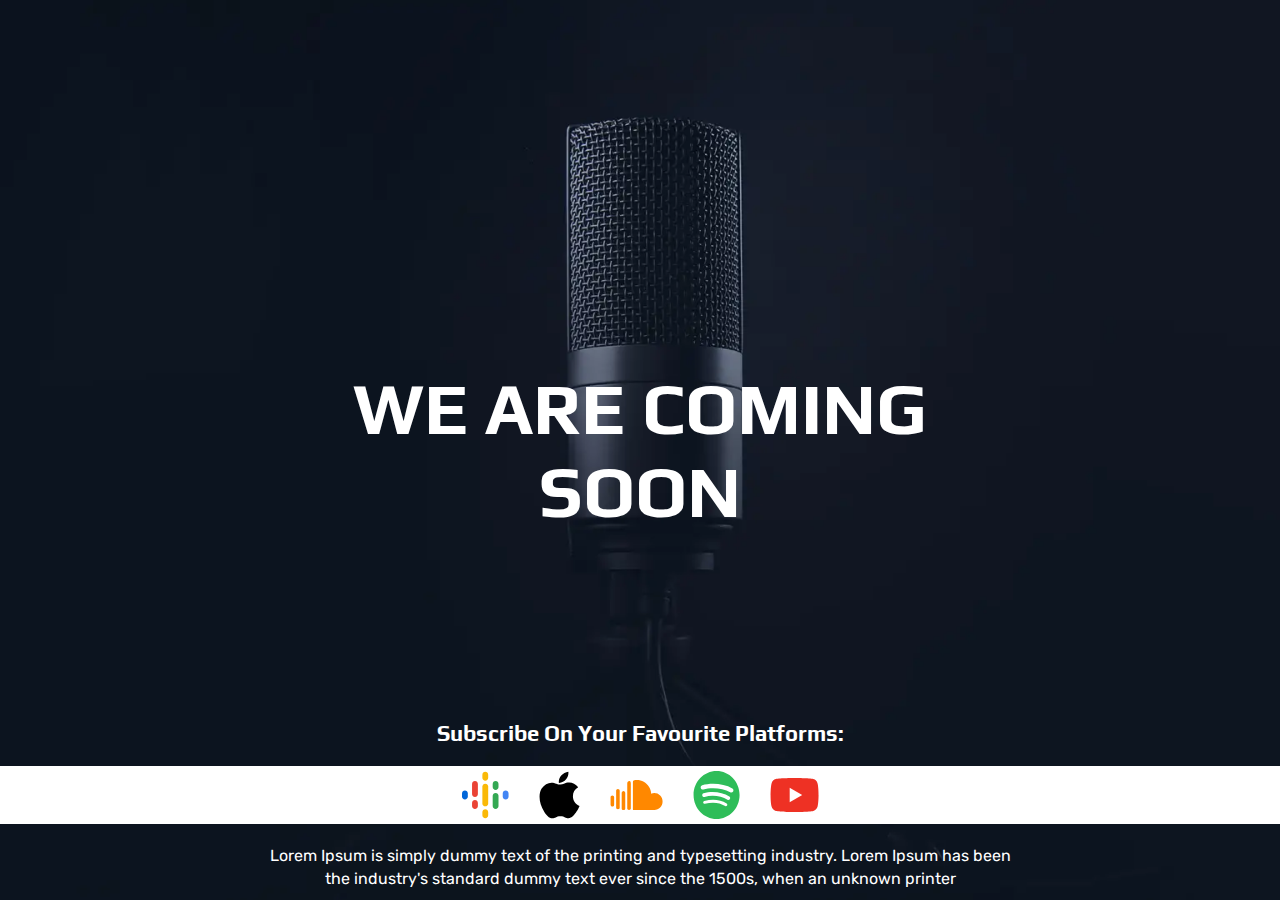
<file: coming-soon.html>
<!DOCTYPE html>
<html lang="zxx">

<head>
  <meta charset="UTF-8">
  <meta http-equiv="X-UA-Compatible" content="IE=edge">
  <meta name="viewport" content="width=device-width, initial-scale=1.0">
  <title>Vamcaster - Podcast Video Streaming HTML Template</title>
  <!-- favicon  -->
  <link rel="shortcut icon" href="assets/images/fav-icon.svg" type="image/x-icon">
  <!-- faremwork of css -->
  <link rel="stylesheet" href="assets/css/bootstrap-lib/bootstrap.min.css">
  <!-- style sheet of css -->
  <link rel="stylesheet" href="assets/css/styles.css">
  <!-- Responsive sheet of css -->
  <link rel="stylesheet" href="assets/css/responsive.css">
  <!-- fonts awsome icon link  -->
  <link rel="stylesheet" href="assets/font-awesome-lib/icon/all.min.css">
  <!-- slick-slider link css -->
  <link rel="stylesheet" href="assets/css/slick.min.css">
  <!-- animation of css -->
  <link rel="stylesheet" href="assets/css/aos.css">
</head>

<body>
  <div class="site-wrapper">
    <!-- ======== 10.1 Coming soon section ========  -->
    <section class="Coming-soon">
      <div class="d-flex">
        <h1>WE ARE COMING SOON</h1>
      </div>

      <div class="content container-fluid">
        <div class="subscription">
          <h4>Subscribe On Your Favourite Platforms:</h4>
          <div>
            <a href="#">
              <img src="./assets/images/icon/podcast.svg" alt="podcast" />
            </a>
            <a href="#">
              <img src="./assets/images/icon/apple.svg" alt="apple" />
            </a>
            <a href="#">
              <img src="./assets/images/icon/soundcloud.svg" alt="soundcloud" />
            </a>
            <a href="#">
              <img src="./assets/images/icon/spotify.svg" alt="spotify" />
            </a>
            <a href="#">
              <img src="./assets/images/icon/youtube.svg" alt="youtube" />
            </a>
          </div>
        </div>
        <p>
          Lorem Ipsum is simply dummy text of the printing and typesetting
          industry. Lorem Ipsum has been the industry's standard dummy text
          ever since the 1500s, when an unknown printer
        </p>
      </div>
    </section>
    <!-- ======== 10.1 End of Coming soon section ========  -->
  </div>

  <!-- bootstrap min javascript -->
  <script src="assets/js/javascript-lib/bootstrap.min.js"></script>
  <!-- j Query -->
  <script src="assets/js/jquery.js"></script>
  <!-- slick slider js -->
  <script src="assets/js/slick.min.js"></script>
  <!-- main javascript -->
  <script src="assets/js/custom.js"></script>
  <!-- animation from javascript -->
  <script src="assets/js/aos.js"></script>
  <script>
    AOS.init({
      once: true,
      duration: 1500,
    });
  </script>
</body>

</html>
</file>
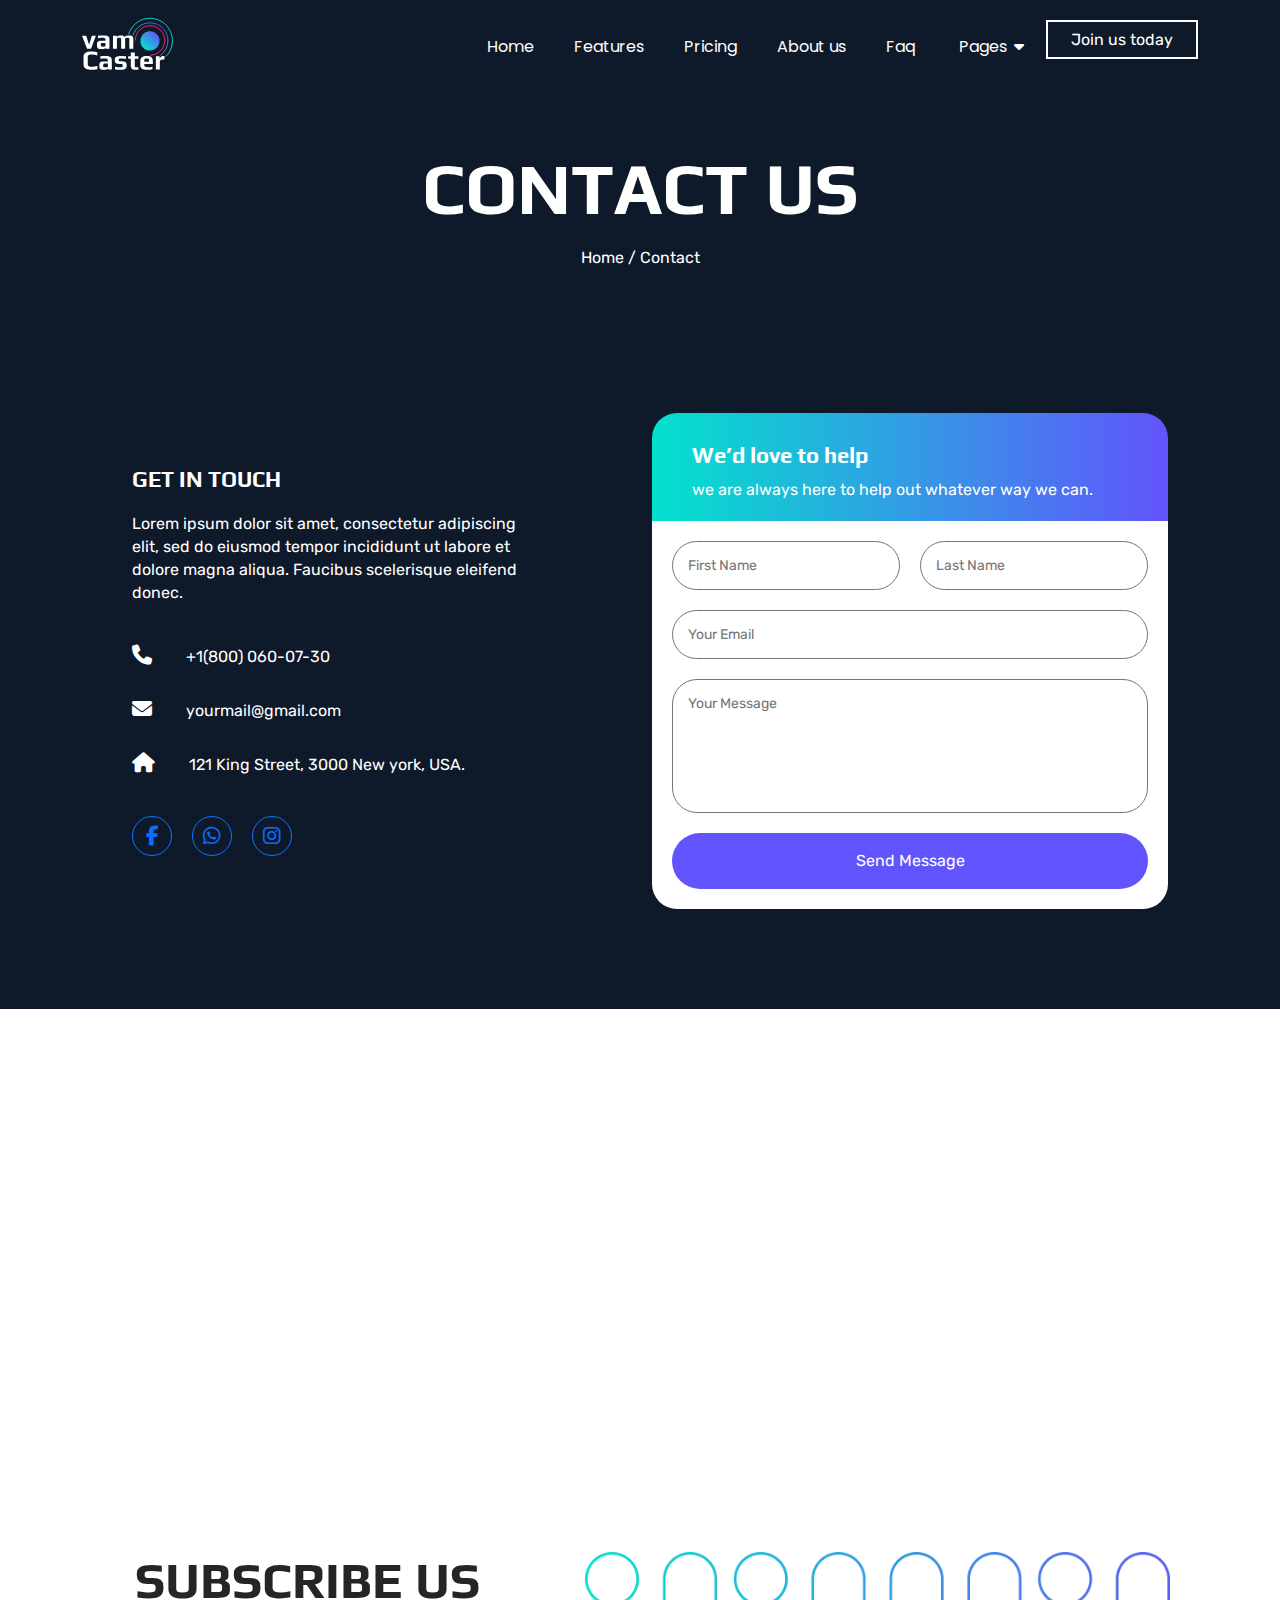
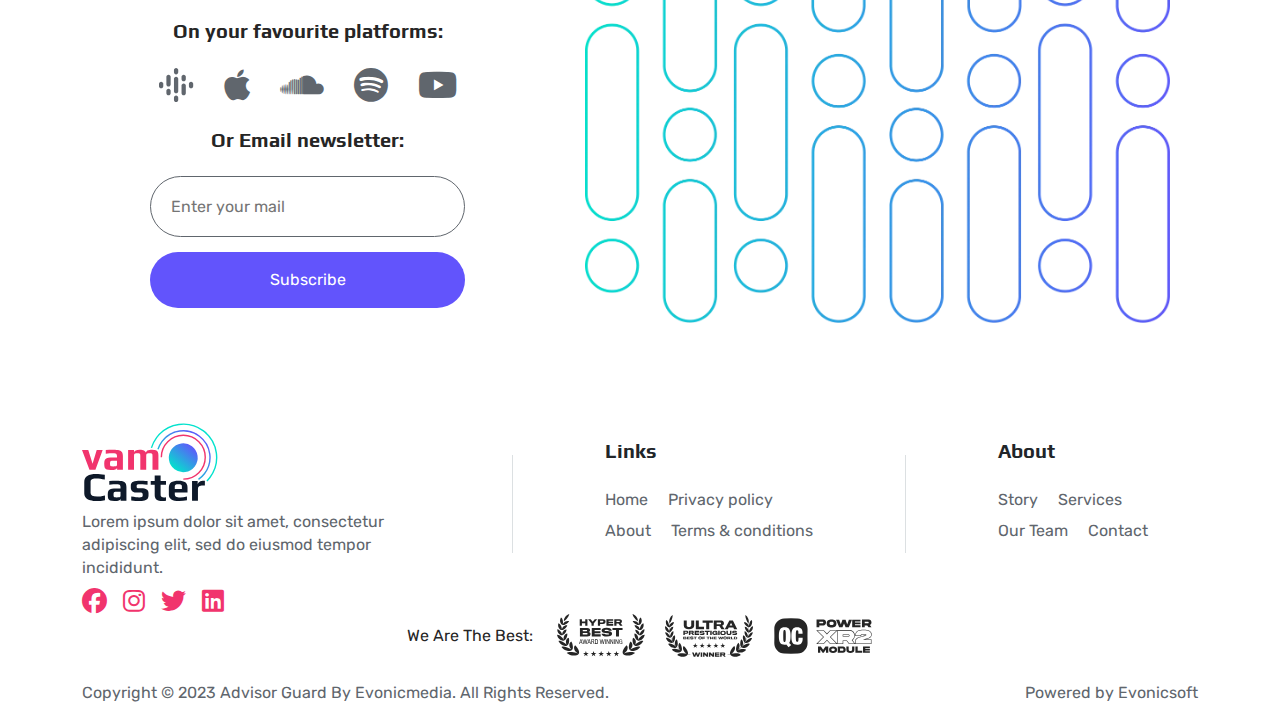
<file: contact-us.html>
<!DOCTYPE html>
<html lang="zxx">
  <head>
    <meta charset="UTF-8" />
    <meta http-equiv="X-UA-Compatible" content="IE=edge" />
    <meta name="viewport" content="width=device-width, initial-scale=1.0" />
    <title>Vamcaster - Podcast Video Streaming HTML Template</title>
    <!-- favicon  -->
    <link
      rel="shortcut icon"
      href="assets/images/fav-icon.svg"
      type="image/x-icon"
    />
    <!-- faremwork of css -->
    <link rel="stylesheet" href="assets/css/bootstrap-lib/bootstrap.min.css" />
    <!-- style sheet of css -->
    <link rel="stylesheet" href="assets/css/styles.css" />
    <!-- Responsive sheet of css -->
    <link rel="stylesheet" href="assets/css/responsive.css" />
    <!-- fonts awsome icon link  -->
    <link rel="stylesheet" href="assets/font-awesome-lib/icon/all.min.css" />
    <!-- slick-slider link css -->
    <link rel="stylesheet" href="assets/css/slick.min.css" />
    <!-- animation of css -->
    <link rel="stylesheet" href="assets/css/aos.css" />
  </head>

  <body>
    <div class="site-wrapper">
      <!-- ======== 1.1 Header section ======== -->
      <header>
        <nav class="container navbar navbar-expand-lg">
          <div class="container">
            <!-- site logo -->
            <a class="nav-logo p-0" href="index.html">
              <figure><img src="assets/images/logo.svg" alt="Logo" /></figure>
            </a>
            <!-- navigation button  -->
            <button class="open-aside" onclick="open_aside()" type="button">
              <i class="fa-solid fa-bars"></i>
            </button>
            <!-- navigation bar manu  -->
            <div class="collapse navbar-collapse" id="navbarSupportedContent">
              <ul
                class="navbar-nav d-flex justify-content-center align-items-center gap-lg-4 gap-md-2 gap-sm-2 gap-2 mb-2 mb-lg-0"
              >
                <li class="nav-item">
                  <a class="nav-link" href="index.html">Home</a>
                </li>
                <li class="nav-item">
                  <a class="nav-link" href="latest-podcasts.html">Features</a>
                </li>
                <li class="nav-item">
                  <a class="nav-link" href="pricing.html">Pricing</a>
                </li>
                <li class="nav-item">
                  <a class="nav-link" href="about-us.html">About us</a>
                </li>
                <li class="nav-item">
                  <a class="nav-link" href="faq.html">Faq</a>
                </li>
                <li class="dropdown p-1">
                  <a class="nav-link" href="#"
                    >Pages <i class="fa-sharp fa-solid fa-sort-down"></i
                  ></a>
                  <ul class="dropdown-menu">
                    <li>
                      <a class="dropdown-item" href="blog.html">Our Blog</a>
                    </li>
                    <li><a class="dropdown-item" href="team.html">Team</a></li>
                    <li>
                      <a class="dropdown-item" href="testimonials.html"
                        >Testimonials</a
                      >
                    </li>
                    <li>
                      <a class="dropdown-item" href="contact-us.html"
                        >Contact</a
                      >
                    </li>
                    <li><a class="dropdown-item" href="404.html">404</a></li>
                    <li>
                      <a class="dropdown-item" href="coming-soon.html"
                        >Coming Soon</a
                      >
                    </li>
                  </ul>
                </li>
              </ul>
            </div>
            <div class="white-btn">
              <a href="#">Join us today<span></span></a>
            </div>
          </div>
        </nav>
        <!--===== aside navigation slidebar =====-->
        <aside>
          <div id="mySidenav" class="left-sidebar">
            <div
              class="side-nav-logo d-flex justify-content-between align-items-center ps-2 pe-1 nav-logo"
            >
              <figure>
                <a href="index.html"
                  ><img src="assets/images/logo.svg" alt="Logo"
                /></a>
              </figure>
              <button
                class="fa-solid fa-xmark"
                onclick="close_aside()"
              ></button>
            </div>
            <ul>
              <li class="nav-item">
                <a aria-current="page" href="index.html">Home</a>
              </li>
              <li class="nav-item">
                <a aria-current="page" href="latest-podcasts.html">Features</a>
              </li>
              <li class="nav-item">
                <a href="pricing.html">Pricing</a>
              </li>
              <li class="nav-item">
                <a href="about-us.html">About us</a>
              </li>
              <li class="nav-item">
                <a href="faq.html">Faq</a>
              </li>
              <li class="nav-item">
                <div
                  class="d-flex align-items-center justify-content-between"
                  id="slid-btn"
                >
                  <button class="a-slid page-btn">Pages</button>
                  <i class="fa-solid fa-caret-down pe-2"></i>
                </div>
                <ul id="slid-drop">
                  <li><a href="blog.html">Our Blog</a></li>
                  <li><a href="team.html">Team</a></li>
                  <li><a href="testimonials.html">Testimonials</a></li>
                  <li><a href="contact-us.html">Contact</a></li>
                  <li><a href="404.html">404</a></li>
                  <li><a href="coming-soon.html">Coming Soon</a></li>
                </ul>
              </li>
            </ul>
          </div>
        </aside>
        <!--===== aside navigation slidebar =====-->
      </header>
      <!-- ======== 1.1 End of Header section ========  -->
      <!-- ======== 6.2 Hero section ========  -->
      <section class="Pricing-hero">
        <div class="content">
          <div class="container">
            <div class="hero-text">
              <h1 class="mt-5">CONTACT US</h1>
              <p class="my-3">Home / Contact</p>
            </div>
          </div>
        </div>
      </section>
      <!-- ======== 6.2 End of Hero section ========  -->
      <!-- ======== 6.3 Form section ========  -->
      <section class="Form-section">
        <div class="container">
          <div class="row">
            <div class="col-md-6">
              <div class="content">
                <h4>GET IN TOUCH</h4>
                <p>
                  Lorem ipsum dolor sit amet, consectetur adipiscing elit, sed
                  do eiusmod tempor incididunt ut labore et dolore magna aliqua.
                  Faucibus scelerisque eleifend donec.
                </p>
                <div class="address">
                  <p>
                    <span><i class="fa-solid fa-phone"></i></span> +1(800)
                    060-07-30
                  </p>
                  <p>
                    <span><i class="fa-solid fa-envelope"></i></span>
                    yourmail@gmail.com
                  </p>
                  <p>
                    <span><i class="fa-solid fa-house"></i></span> 121 King
                    Street, 3000 New york, USA.
                  </p>
                </div>
                <div class="d-flex">
                  <a href="#">
                    <i class="fa-brands fa-facebook-f"></i>
                  </a>
                  <a href="#">
                    <i class="fa-brands fa-whatsapp"></i>
                  </a>
                  <a href="#">
                    <i class="fa-brands fa-instagram"></i>
                  </a>
                </div>
              </div>
            </div>
            <div class="col-md-6">
              <div class="form">
                <div class="form-top">
                  <h4>We’d love to help</h4>
                  <p>we are always here to help out whatever way we can.</p>
                </div>
                <div class="inputs">
                  <div class="d-flex">
                    <input placeholder="First Name" type="text" />
                    <input placeholder="Last Name" type="text" />
                  </div>
                  <input placeholder="Your Email" type="email" />
                  <input placeholder="Your Message" type="text" />
                  <div class="big-btn">
                    <a href="#">Send Message</a>
                  </div>
                </div>
              </div>
            </div>
          </div>
        </div>
      </section>
      <!-- ======== 6.3 End of Form section ========  -->
      <!-- ======== 6.4 Map section ========  -->
      <iframe
        class="map"
        src="https://www.google.com/maps/embed?pb=!1m18!1m12!1m3!1d4917.1193047590605!2d4.4690507720313!3d51.96022102967837!2m3!1f0!2f0!3f0!3m2!1i1024!2i768!4f13.1!3m3!1m2!1s0x47c5cb67ae23c02d%3A0xdac4c06bc7904d2!2sRododendronplein+10%2C+3053+ES+Rotterdam%2C+Nederland!5e0!3m2!1snl!2ses!4v1541007683407"
        width="600"
        height="450"
        frameborder="0"
        style="border: 0"
        allowfullscreen
      ></iframe>
      <!-- ======== 6.4 End of Map section ========  -->
      <!-- ======== 6.5 Subscribe section ========  -->
      <section class="Subscribe">
        <div class="container">
          <div class="row">
            <div class="col-lg-5">
              <h2>SUBSCRIBE US</h2>
              <h6>On your favourite platforms:</h6>
              <div class="icons">
                <a href="#">
                  <img src="assets/images/icon/podcast-3.svg" alt="podcast" />
                  <img
                    src="assets/images/icon/podcast.svg"
                    class="podcast-hover"
                    alt="podcast"
                  />
                </a>
                <a href="#">
                  <i class="fa-brands fa-apple"></i>
                </a>
                <a href="#">
                  <i class="fa-brands fa-soundcloud"></i>
                </a>
                <a href="#">
                  <i class="fa-brands fa-spotify"></i>
                </a>
                <a href="#">
                  <i class="fa-brands fa-youtube"></i>
                </a>
              </div>
              <h6>Or Email newsletter:</h6>
              <div class="email-content">
                <input type="email" placeholder="Enter your mail" />
                <div class="big-btn">
                  <a href="#">Subscribe</a>
                </div>
              </div>
            </div>
            <div class="col-lg-7">
              <img src="./assets/images/bg/Union.webp" alt="style" />
            </div>
          </div>
        </div>
      </section>
      <!-- ======== 6.5 End of Subscribe section ========  -->
      <!-- ======== 6.6 Footer section ========  -->
      <footer class="Footer">
        <div class="container">
          <div class="row">
            <div class="col-lg-4">
              <div>
                <div class="mb-2">
                  <a href="index.html">
                    <img src="assets/images/footer-logo.svg" alt="logo" />
                  </a>
                </div>
                <p>
                  Lorem ipsum dolor sit amet, consectetur adipiscing elit, sed
                  do eiusmod tempor incididunt.
                </p>
                <div class="d-flex gap-md-3 gap-2">
                  <a href="#">
                    <i class="fa-brands fa-facebook"></i>
                  </a>
                  <a href="#">
                    <i class="fa-brands fa-instagram"></i>
                  </a>
                  <a href="#">
                    <i class="fa-brands fa-twitter"></i>
                  </a>
                  <a href="#">
                    <i class="fa-brands fa-linkedin"></i>
                  </a>
                </div>
              </div>
            </div>
            <div class="col-lg-8 p-3">
              <div
                class="d-flex justify-content-around flex-md-row flex-column"
              >
                <hr />
                <div>
                  <h6>Links</h6>
                  <ul>
                    <li>
                      <a href="#">Home</a>
                      <a href="#">Privacy policy</a>
                    </li>
                    <li>
                      <a href="#">About</a>
                      <a href="#">Terms & conditions</a>
                    </li>
                  </ul>
                </div>
                <hr />
                <div>
                  <h6>About</h6>
                  <ul>
                    <li>
                      <a href="#">Story</a>
                      <a href="#">Services</a>
                    </li>
                    <li>
                      <a href="#">Our Team</a>
                      <a href="#">Contact</a>
                    </li>
                  </ul>
                </div>
              </div>
            </div>
          </div>
          <div
            class="d-flex justify-content-center align-items-center gap-4 flex-md-row flex-column"
          >
            <div>
              <p class="footer-heading">We Are The Best:</p>
            </div>
            <div class="footer-imgs">
              <img src="assets/images/icon/footer-img (3).svg" alt="awards" />
              <img src="assets/images/icon/footer-img (2).svg" alt="awards" />
              <img src="assets/images/icon/footer-img (1).svg" alt="awards" />
            </div>
          </div>
          <div class="d-flex align-items-center justify-content-between mt-4">
            <p>
              Copyright © 2023 Advisor Guard By Evonicmedia. All Rights
              Reserved.
            </p>
            <p>Powered by Evonicsoft</p>
          </div>
        </div>
      </footer>
      <!-- ======== 6.6 End of Footer section ========  -->
      <div class="top-btn" id="top-btn">
        <a href="#">
          <i class="fa-solid fa-arrow-up"></i>
        </a>
      </div>
    </div>

    <!-- bootstrap min javascript -->
    <script src="assets/js/javascript-lib/bootstrap.min.js"></script>
    <!-- j Query -->
    <script src="assets/js/jquery.js"></script>
    <!-- slick slider js -->
    <script src="assets/js/slick.min.js"></script>
    <!-- main javascript -->
    <script src="assets/js/custom.js"></script>
    <!-- animation from javascript -->
    <script src="assets/js/aos.js"></script>
    <script>
      AOS.init({
        once: true,
        duration: 1500,
      });
    </script>
  </body>
</html>
</file>
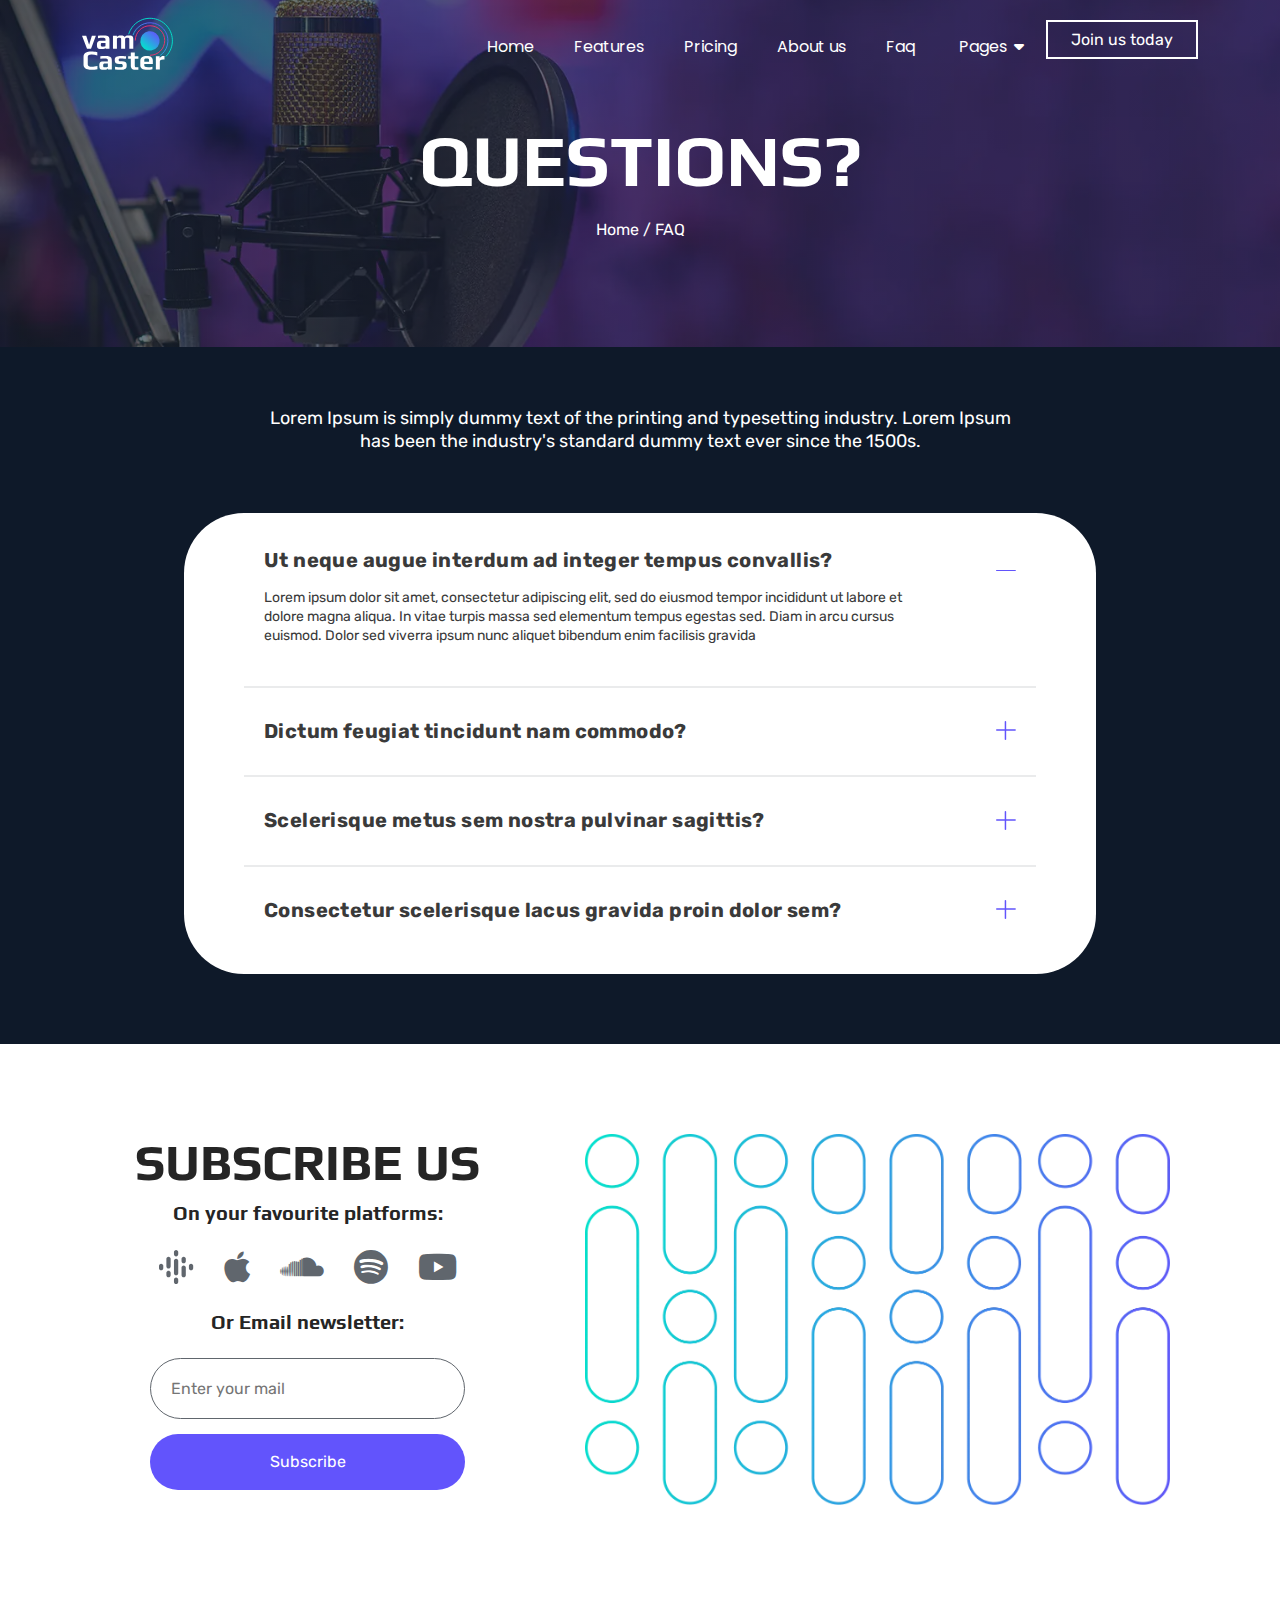
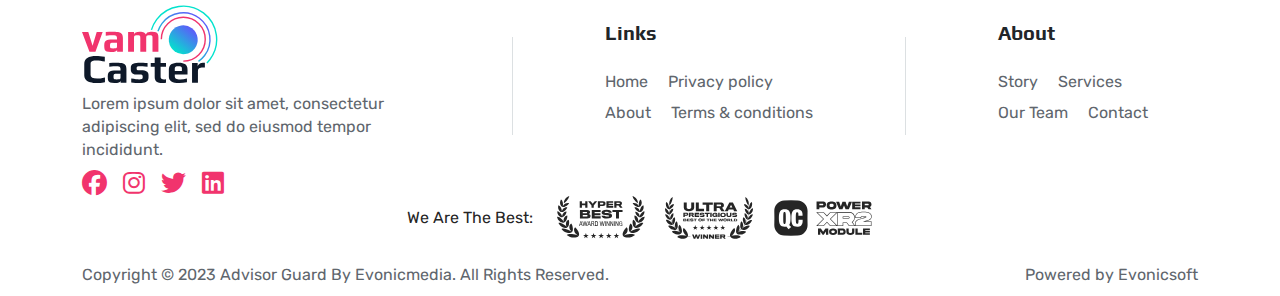
<file: faq.html>
<!DOCTYPE html>
<html lang="zxx">
  <head>
    <meta charset="UTF-8" />
    <meta http-equiv="X-UA-Compatible" content="IE=edge" />
    <meta name="viewport" content="width=device-width, initial-scale=1.0" />
    <title>Vamcaster - Podcast Video Streaming HTML Template</title>
    <!-- favicon  -->
    <link
      rel="shortcut icon"
      href="assets/images/fav-icon.svg"
      type="image/x-icon"
    />
    <!-- faremwork of css -->
    <link rel="stylesheet" href="assets/css/bootstrap-lib/bootstrap.min.css" />
    <!-- style sheet of css -->
    <link rel="stylesheet" href="assets/css/styles.css" />
    <!-- Responsive sheet of css -->
    <link rel="stylesheet" href="assets/css/responsive.css" />
    <!-- fonts awsome icon link  -->
    <link rel="stylesheet" href="assets/font-awesome-lib/icon/all.min.css" />
    <!-- slick-slider link css -->
    <link rel="stylesheet" href="assets/css/slick.min.css" />
    <!-- animation of css -->
    <link rel="stylesheet" href="assets/css/aos.css" />
  </head>

  <body>
    <div class="site-wrapper">
      <!-- ======== 1.1 Header section ======== -->
      <header>
        <nav class="container navbar navbar-expand-lg">
          <div class="container">
            <!-- site logo -->
            <a class="nav-logo p-0" href="index.html">
              <figure><img src="assets/images/logo.svg" alt="Logo" /></figure>
            </a>
            <!-- navigation button  -->
            <button class="open-aside" onclick="open_aside()" type="button">
              <i class="fa-solid fa-bars"></i>
            </button>
            <!-- navigation bar manu  -->
            <div class="collapse navbar-collapse" id="navbarSupportedContent">
              <ul
                class="navbar-nav d-flex justify-content-center align-items-center gap-lg-4 gap-md-2 gap-sm-2 gap-2 mb-2 mb-lg-0"
              >
                <li class="nav-item">
                  <a class="nav-link" href="index.html">Home</a>
                </li>
                <li class="nav-item">
                  <a class="nav-link" href="latest-podcasts.html">Features</a>
                </li>
                <li class="nav-item">
                  <a class="nav-link" href="pricing.html">Pricing</a>
                </li>
                <li class="nav-item">
                  <a class="nav-link" href="about-us.html">About us</a>
                </li>
                <li class="nav-item">
                  <a class="nav-link" href="faq.html">Faq</a>
                </li>
                <li class="dropdown p-1">
                  <a class="nav-link" href="#"
                    >Pages <i class="fa-sharp fa-solid fa-sort-down"></i
                  ></a>
                  <ul class="dropdown-menu">
                    <li>
                      <a class="dropdown-item" href="blog.html">Our Blog</a>
                    </li>
                    <li><a class="dropdown-item" href="team.html">Team</a></li>
                    <li>
                      <a class="dropdown-item" href="testimonials.html"
                        >Testimonials</a
                      >
                    </li>
                    <li>
                      <a class="dropdown-item" href="contact-us.html"
                        >Contact</a
                      >
                    </li>
                    <li><a class="dropdown-item" href="404.html">404</a></li>
                    <li>
                      <a class="dropdown-item" href="coming-soon.html"
                        >Coming Soon</a
                      >
                    </li>
                  </ul>
                </li>
              </ul>
            </div>
            <div class="white-btn">
              <a href="#">Join us today<span></span></a>
            </div>
          </div>
        </nav>
        <!--===== aside navigation slidebar =====-->
        <aside>
          <div id="mySidenav" class="left-sidebar">
            <div
              class="side-nav-logo d-flex justify-content-between align-items-center ps-2 pe-1 nav-logo"
            >
              <figure>
                <a href="index.html"
                  ><img src="assets/images/logo.svg" alt="Logo"
                /></a>
              </figure>
              <button
                class="fa-solid fa-xmark"
                onclick="close_aside()"
              ></button>
            </div>
            <ul>
              <li class="nav-item">
                <a aria-current="page" href="index.html">Home</a>
              </li>
              <li class="nav-item">
                <a aria-current="page" href="latest-podcasts.html">Features</a>
              </li>
              <li class="nav-item">
                <a href="pricing.html">Pricing</a>
              </li>
              <li class="nav-item">
                <a href="about-us.html">About us</a>
              </li>
              <li class="nav-item">
                <a href="faq.html">Faq</a>
              </li>
              <li class="nav-item">
                <div
                  class="d-flex align-items-center justify-content-between"
                  id="slid-btn"
                >
                  <button class="a-slid page-btn">Pages</button>
                  <i class="fa-solid fa-caret-down pe-2"></i>
                </div>
                <ul id="slid-drop">
                  <li><a href="blog.html">Our Blog</a></li>
                  <li><a href="team.html">Team</a></li>
                  <li><a href="testimonials.html">Testimonials</a></li>
                  <li><a href="contact-us.html">Contact</a></li>
                  <li><a href="404.html">404</a></li>
                  <li><a href="coming-soon.html">Coming Soon</a></li>
                </ul>
              </li>
            </ul>
          </div>
        </aside>
        <!--===== aside navigation slidebar =====-->
      </header>
      <!-- ======== 1.1 End of Header section ========  -->
      <!-- ======== 8.2. Hero section ========  -->
      <section class="FAQ-hero">
        <div class="content">
          <div class="container">
            <div class="hero-text">
              <h1>QUESTIONS?</h1>
              <p class="my-3">Home / FAQ</p>
            </div>
          </div>
        </div>
      </section>
      <!-- ======== 8.2. End of Hero section ========  -->
      <!-- ======== 8.3 Accordion section ========  -->
      <section class="Accordion-main">
        <div class="container">
          <div class="row">
            <p class="text-center">
              Lorem Ipsum is simply dummy text of the printing and typesetting
              industry. Lorem Ipsum has been the industry's standard dummy text
              ever since the 1500s.
            </p>
            <div class="accordion mt-0" id="accordionExample">
              <div class="accordion-item">
                <h2 class="accordion-header">
                  <button
                    class="accordion-button"
                    type="button"
                    data-bs-toggle="collapse"
                    data-bs-target="#collapseOne"
                    aria-expanded="true"
                    aria-controls="collapseOne"
                  >
                    Ut neque augue interdum ad integer tempus convallis?
                  </button>
                </h2>
                <div
                  id="collapseOne"
                  class="accordion-collapse collapse show"
                  data-bs-parent="#accordionExample"
                >
                  <div class="accordion-body">
                    Lorem ipsum dolor sit amet, consectetur adipiscing elit, sed
                    do eiusmod tempor incididunt ut labore et dolore magna
                    aliqua. In vitae turpis massa sed elementum tempus egestas
                    sed. Diam in arcu cursus euismod. Dolor sed viverra ipsum
                    nunc aliquet bibendum enim facilisis gravida
                  </div>
                </div>
              </div>
              <hr />
              <div class="accordion-item">
                <h2 class="accordion-header">
                  <button
                    class="accordion-button collapsed"
                    type="button"
                    data-bs-toggle="collapse"
                    data-bs-target="#collapseTwo"
                    aria-expanded="false"
                    aria-controls="collapseTwo"
                  >
                    Dictum feugiat tincidunt nam commodo?
                  </button>
                </h2>
                <div
                  id="collapseTwo"
                  class="accordion-collapse collapse"
                  data-bs-parent="#accordionExample"
                >
                  <div class="accordion-body">
                    Lorem ipsum dolor sit amet, consectetur adipiscing elit, sed
                    do eiusmod tempor incididunt ut labore et dolore magna
                    aliqua. In vitae turpis massa sed elementum tempus egestas
                    sed. Diam in arcu cursus euismod. Dolor sed viverra ipsum
                    nunc aliquet bibendum enim facilisis gravida
                  </div>
                </div>
              </div>
              <hr />
              <div class="accordion-item">
                <h2 class="accordion-header">
                  <button
                    class="accordion-button collapsed"
                    type="button"
                    data-bs-toggle="collapse"
                    data-bs-target="#collapseThree"
                    aria-expanded="false"
                    aria-controls="collapseThree"
                  >
                    Scelerisque metus sem nostra pulvinar sagittis?
                  </button>
                </h2>
                <div
                  id="collapseThree"
                  class="accordion-collapse collapse"
                  data-bs-parent="#accordionExample"
                >
                  <div class="accordion-body">
                    Lorem ipsum dolor sit amet, consectetur adipiscing elit, sed
                    do eiusmod tempor incididunt ut labore et dolore magna
                    aliqua. In vitae turpis massa sed elementum tempus egestas
                    sed. Diam in arcu cursus euismod. Dolor sed viverra ipsum
                    nunc aliquet bibendum enim facilisis gravida
                  </div>
                </div>
              </div>
              <hr />
              <div class="accordion-item">
                <h2 class="accordion-header">
                  <button
                    class="accordion-button collapsed"
                    type="button"
                    data-bs-toggle="collapse"
                    data-bs-target="#collapseFour"
                    aria-expanded="false"
                    aria-controls="collapseFour"
                  >
                    Consectetur scelerisque lacus gravida proin dolor sem?
                  </button>
                </h2>
                <div
                  id="collapseFour"
                  class="accordion-collapse collapse"
                  data-bs-parent="#accordionExample"
                >
                  <div class="accordion-body">
                    Lorem ipsum dolor sit amet, consectetur adipiscing elit, sed
                    do eiusmod tempor incididunt ut labore et dolore magna
                    aliqua. In vitae turpis massa sed elementum tempus egestas
                    sed. Diam in arcu cursus euismod. Dolor sed viverra ipsum
                    nunc aliquet bibendum enim facilisis gravida
                  </div>
                </div>
              </div>
            </div>
          </div>
        </div>
      </section>
      <!-- ======== 8.3 End of Accordion section ========  -->
      <!-- ======== 8.4 Subscribe section ========  -->
      <section class="Subscribe">
        <div class="container">
          <div class="row">
            <div class="col-lg-5">
              <h2>SUBSCRIBE US</h2>
              <h6>On your favourite platforms:</h6>
              <div class="icons">
                <a href="#">
                  <img src="assets/images/icon/podcast-3.svg" alt="podcast" />
                  <img
                    src="assets/images/icon/podcast.svg"
                    class="podcast-hover"
                    alt="podcast"
                  />
                </a>
                <a href="#">
                  <i class="fa-brands fa-apple"></i>
                </a>
                <a href="#">
                  <i class="fa-brands fa-soundcloud"></i>
                </a>
                <a href="#">
                  <i class="fa-brands fa-spotify"></i>
                </a>
                <a href="#">
                  <i class="fa-brands fa-youtube"></i>
                </a>
              </div>
              <h6>Or Email newsletter:</h6>
              <div class="email-content">
                <input type="email" placeholder="Enter your mail" />
                <div class="big-btn">
                  <a href="#">Subscribe</a>
                </div>
              </div>
            </div>
            <div class="col-lg-7">
              <img src="./assets/images/bg/Union.webp" alt="style" />
            </div>
          </div>
        </div>
      </section>
      <!-- ======== 8.4 End of Subscribe section ========  -->
      <!-- ======== 8.5 Footer section ========  -->
      <footer class="Footer">
        <div class="container">
          <div class="row">
            <div class="col-lg-4">
              <div>
                <div class="mb-2">
                  <a href="index.html">
                    <img src="assets/images/footer-logo.svg" alt="logo" />
                  </a>
                </div>
                <p>
                  Lorem ipsum dolor sit amet, consectetur adipiscing elit, sed
                  do eiusmod tempor incididunt.
                </p>
                <div class="d-flex gap-md-3 gap-2">
                  <a href="#">
                    <i class="fa-brands fa-facebook"></i>
                  </a>
                  <a href="#">
                    <i class="fa-brands fa-instagram"></i>
                  </a>
                  <a href="#">
                    <i class="fa-brands fa-twitter"></i>
                  </a>
                  <a href="#">
                    <i class="fa-brands fa-linkedin"></i>
                  </a>
                </div>
              </div>
            </div>
            <div class="col-lg-8 p-3">
              <div
                class="d-flex justify-content-around flex-md-row flex-column"
              >
                <hr />
                <div>
                  <h6>Links</h6>
                  <ul>
                    <li>
                      <a href="#">Home</a>
                      <a href="#">Privacy policy</a>
                    </li>
                    <li>
                      <a href="#">About</a>
                      <a href="#">Terms & conditions</a>
                    </li>
                  </ul>
                </div>
                <hr />
                <div>
                  <h6>About</h6>
                  <ul>
                    <li>
                      <a href="#">Story</a>
                      <a href="#">Services</a>
                    </li>
                    <li>
                      <a href="#">Our Team</a>
                      <a href="#">Contact</a>
                    </li>
                  </ul>
                </div>
              </div>
            </div>
          </div>
          <div
            class="d-flex justify-content-center align-items-center gap-4 flex-md-row flex-column"
          >
            <div>
              <p class="footer-heading">We Are The Best:</p>
            </div>
            <div class="footer-imgs">
              <img src="assets/images/icon/footer-img (3).svg" alt="awards" />
              <img src="assets/images/icon/footer-img (2).svg" alt="awards" />
              <img src="assets/images/icon/footer-img (1).svg" alt="awards" />
            </div>
          </div>
          <div class="d-flex align-items-center justify-content-between mt-4">
            <p>
              Copyright © 2023 Advisor Guard By Evonicmedia. All Rights
              Reserved.
            </p>
            <p>Powered by Evonicsoft</p>
          </div>
        </div>
      </footer>
      <!-- ======== 8.5 End of Footer section ========  -->
      <div class="top-btn" id="top-btn">
        <a href="#">
          <i class="fa-solid fa-arrow-up"></i>
        </a>
      </div>
    </div>

    <!-- bootstrap min javascript -->
    <script src="assets/js/javascript-lib/bootstrap.min.js"></script>
    <!-- j Query -->
    <script src="assets/js/jquery.js"></script>
    <!-- slick slider js -->
    <script src="assets/js/slick.min.js"></script>
    <!-- main javascript -->
    <script src="assets/js/custom.js"></script>
    <!-- animation from javascript -->
    <script src="assets/js/aos.js"></script>
    <script>
      AOS.init({
        once: true,
        duration: 1500,
      });
    </script>
  </body>
</html>
</file>
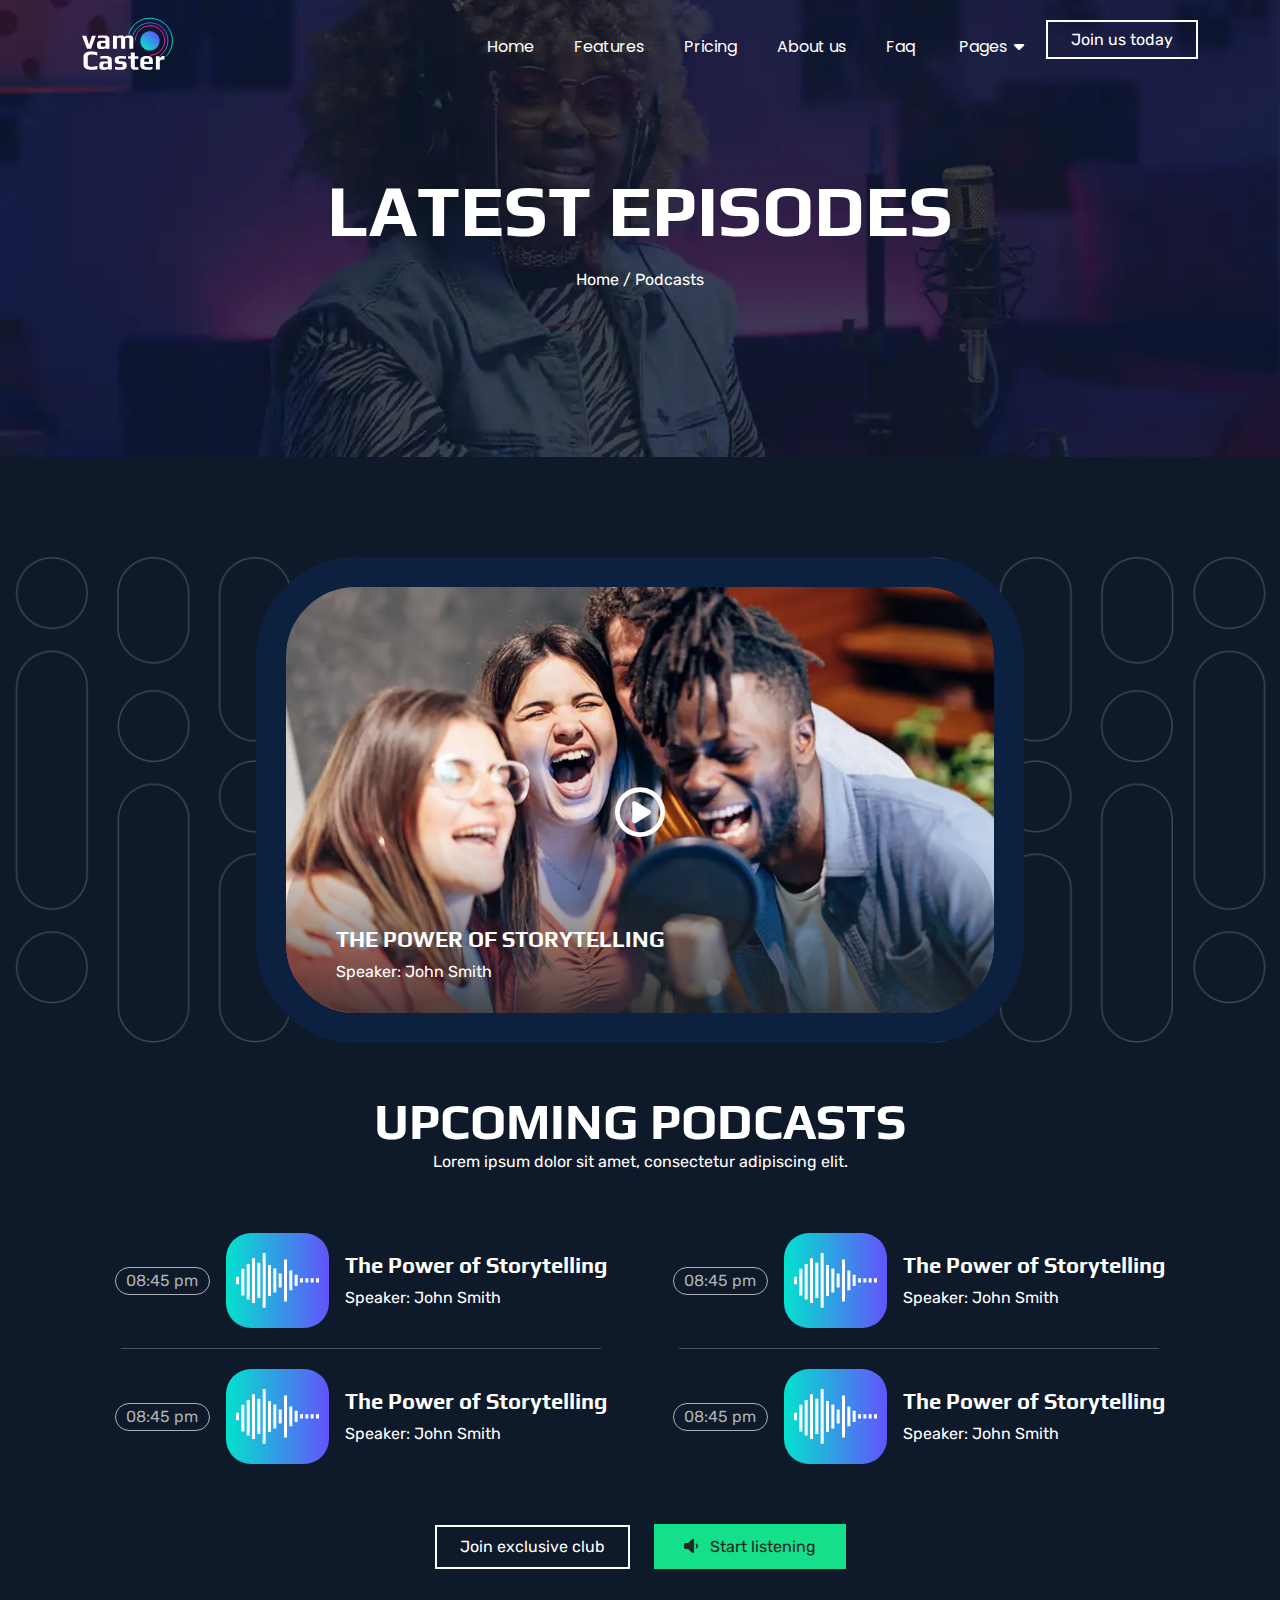
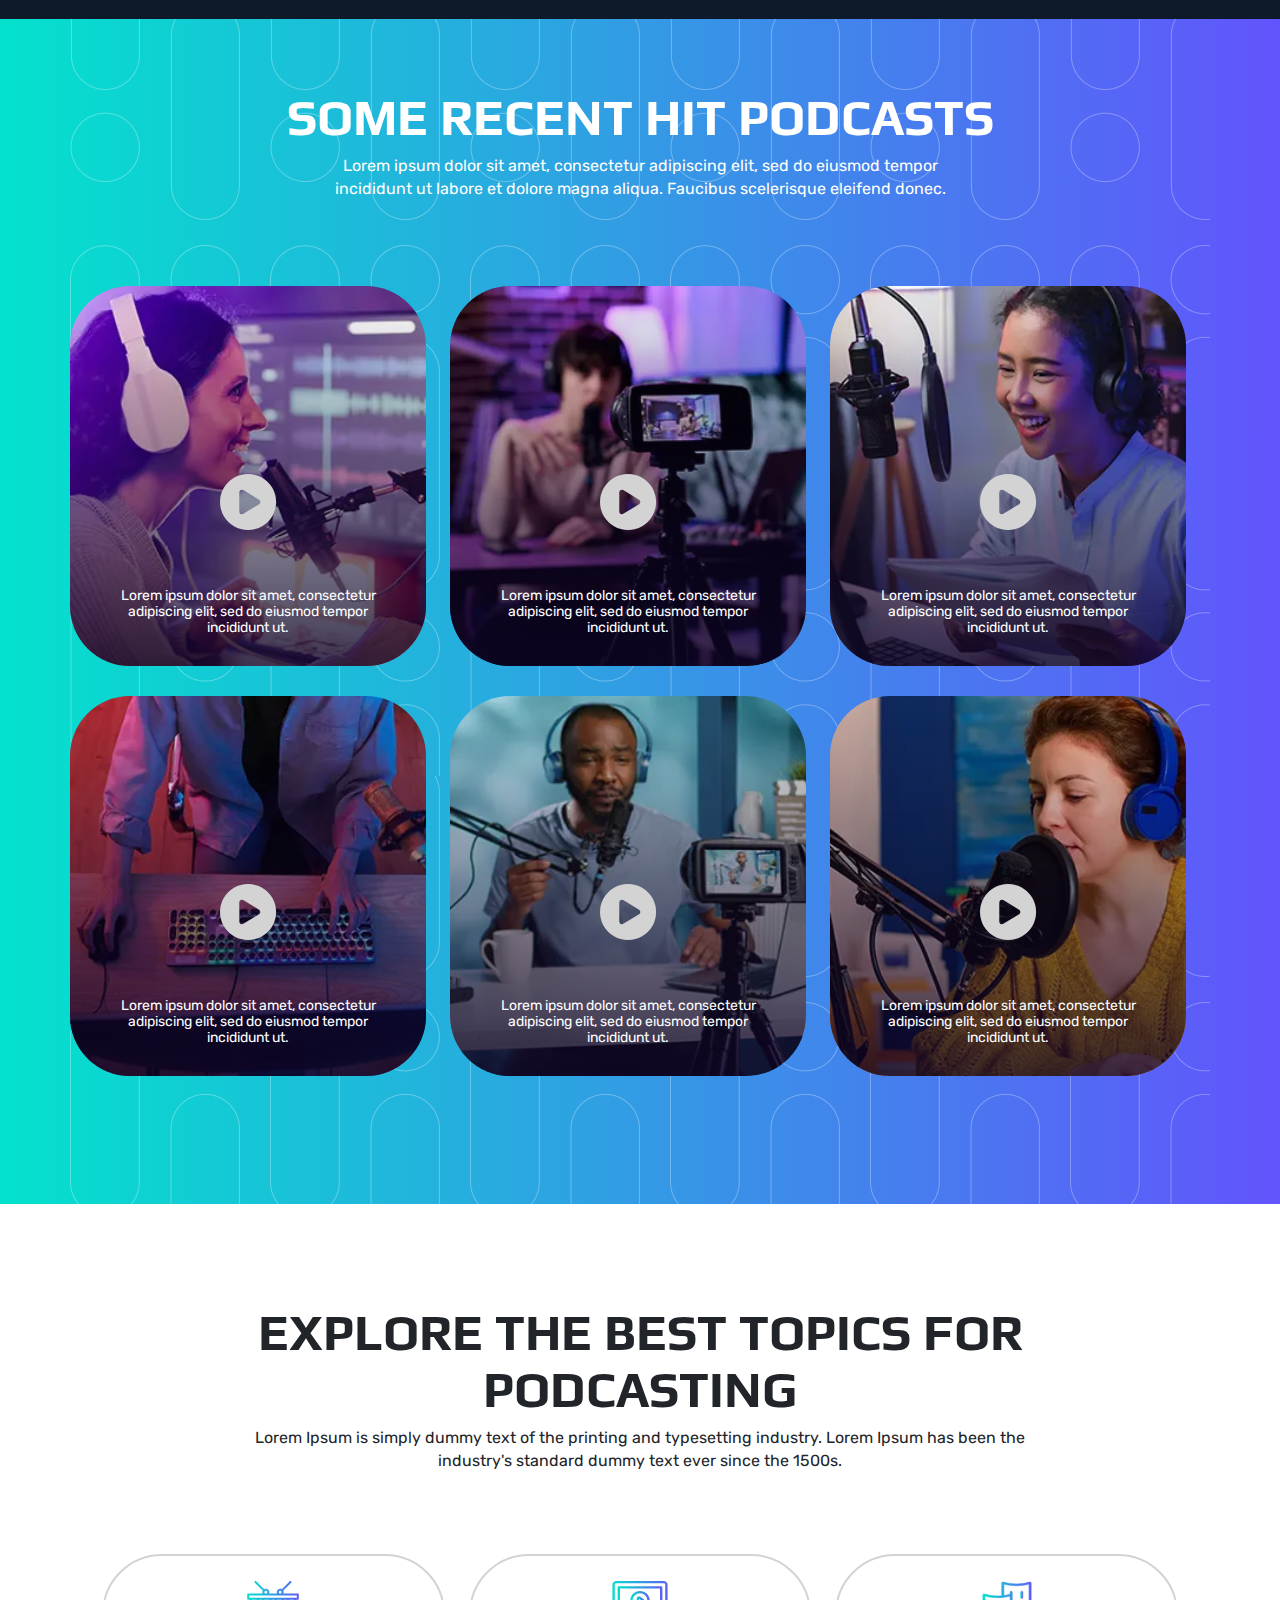
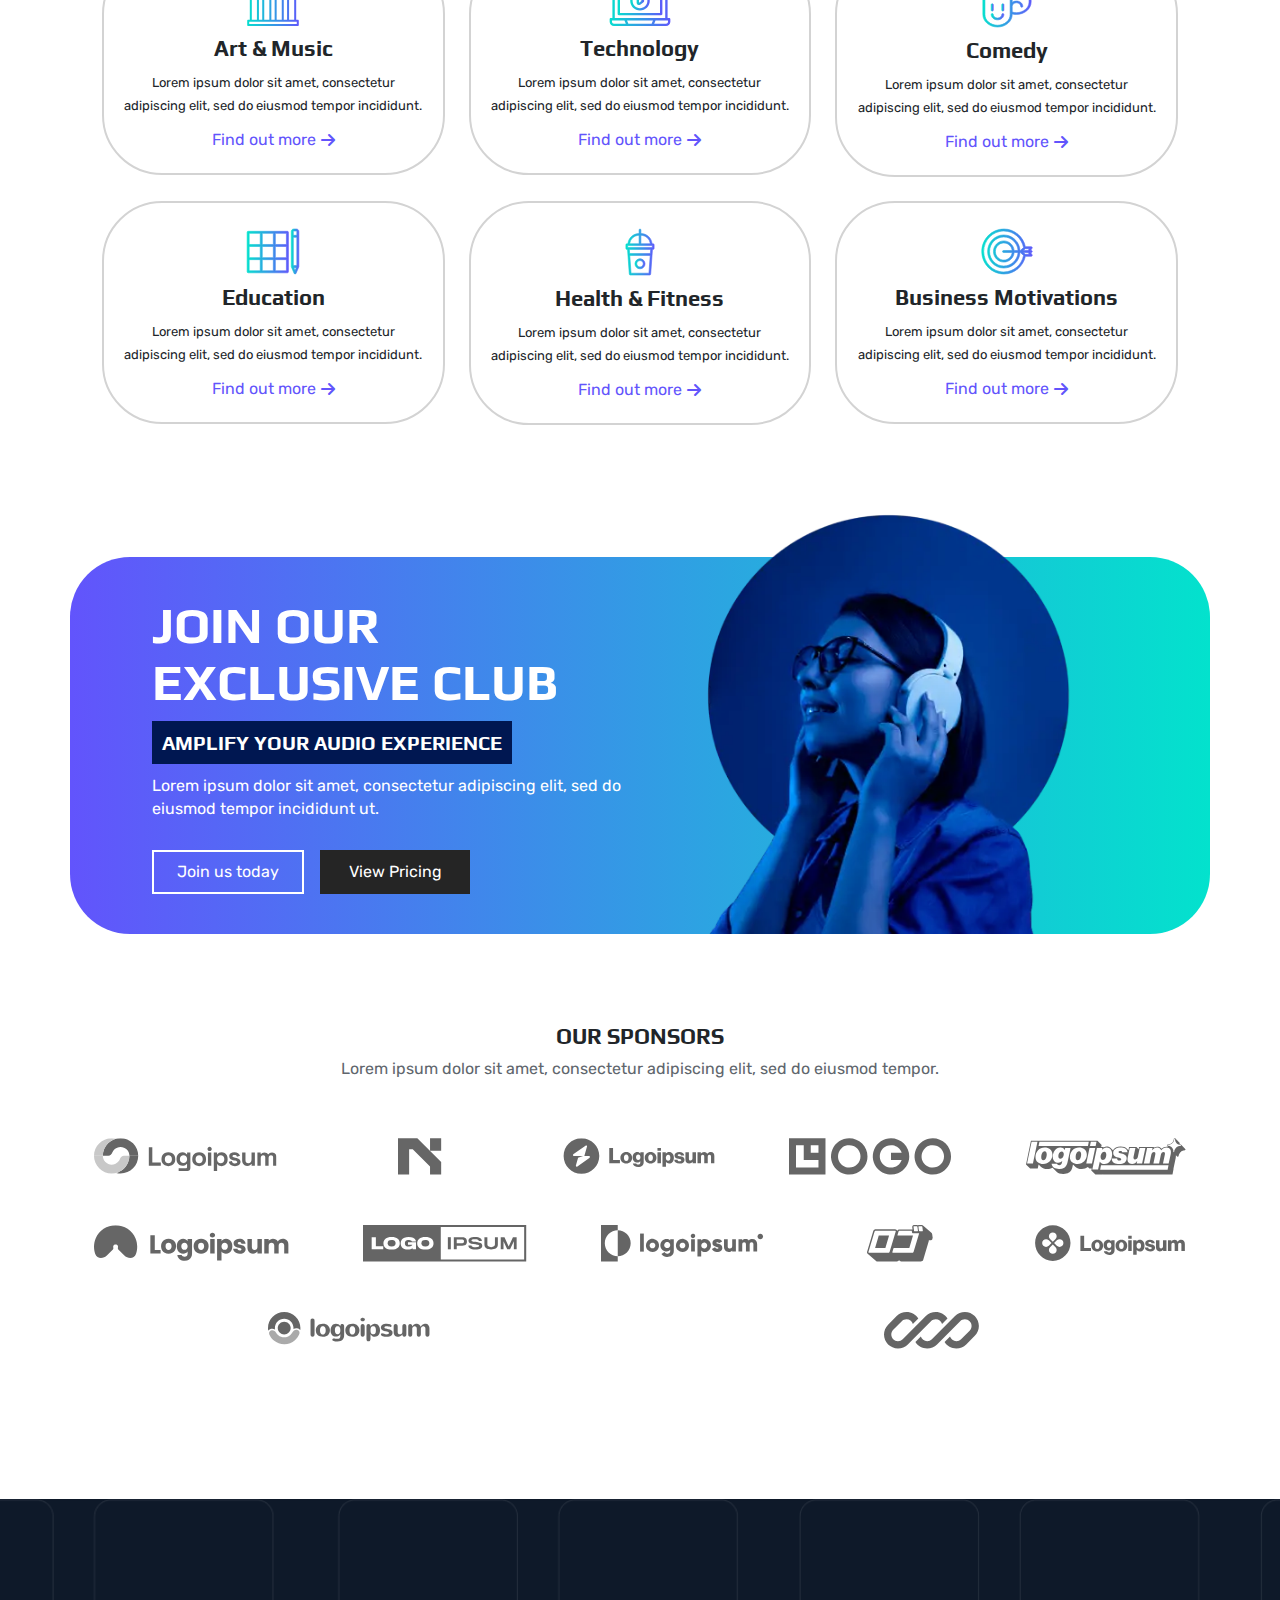
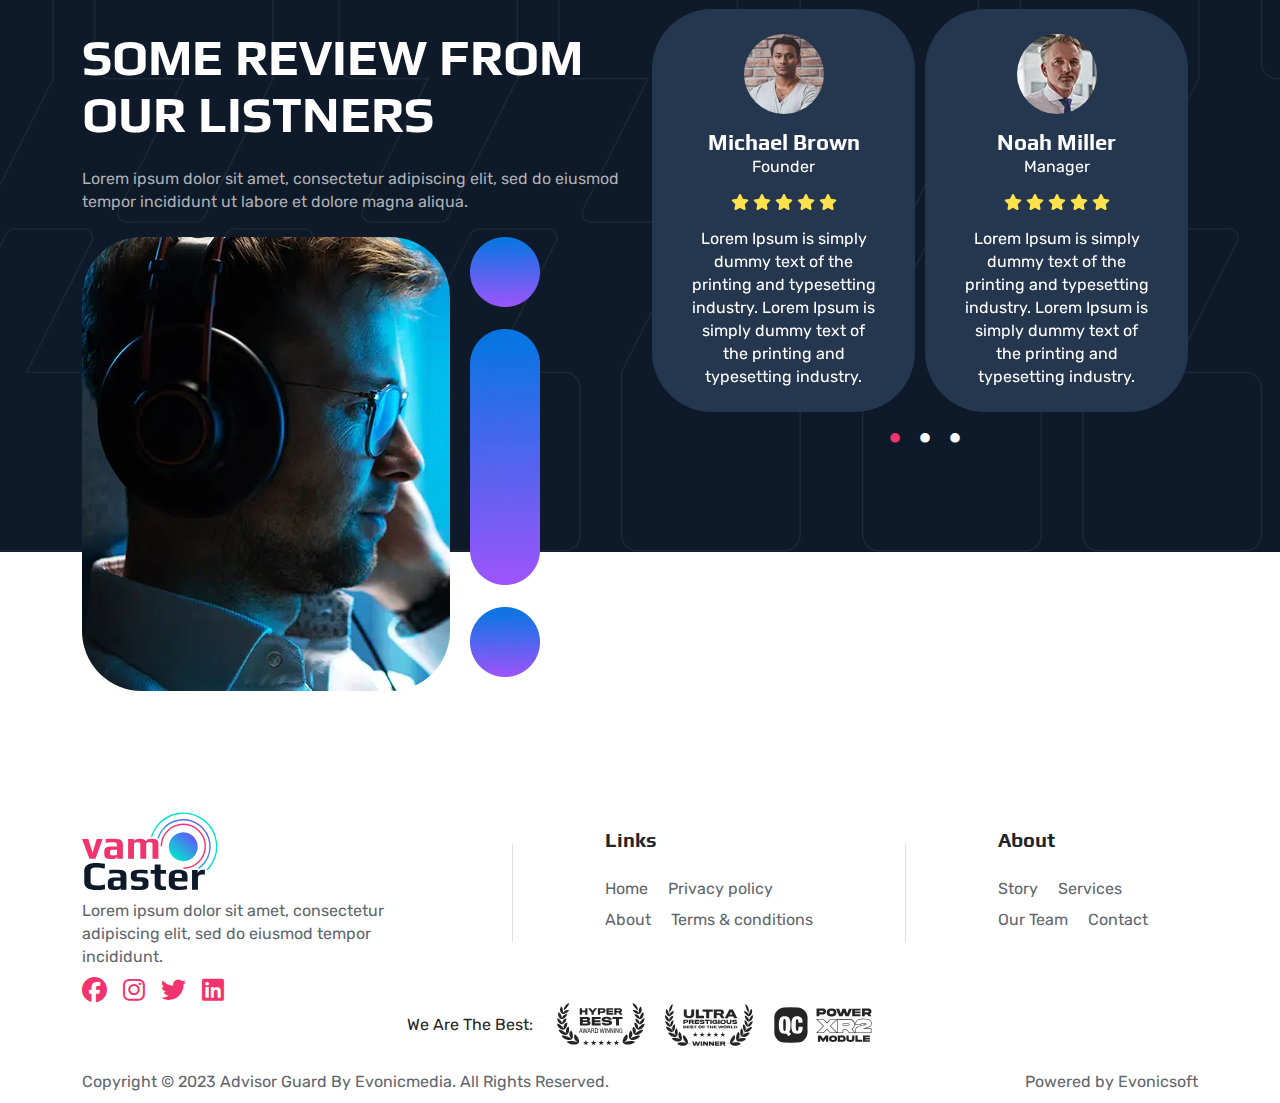
<file: latest-podcasts.html>
<!DOCTYPE html>
<html lang="zxx">

<head>
    <meta charset="UTF-8">
    <meta http-equiv="X-UA-Compatible" content="IE=edge">
    <meta name="viewport" content="width=device-width, initial-scale=1.0">
    <title>Vamcaster - Podcast Video Streaming HTML Template</title>
    <!-- favicon  -->
    <link rel="shortcut icon" href="assets/images/fav-icon.svg" type="image/x-icon">
    <!-- faremwork of css -->
    <link rel="stylesheet" href="assets/css/bootstrap-lib/bootstrap.min.css">
    <!-- style sheet of css -->
    <link rel="stylesheet" href="assets/css/styles.css">
    <!-- Responsive sheet of css -->
    <link rel="stylesheet" href="assets/css/responsive.css">
    <!-- fonts awsome icon link  -->
    <link rel="stylesheet" href="assets/font-awesome-lib/icon/all.min.css">
    <!-- slick-slider link css -->
    <link rel="stylesheet" href="assets/css/slick.min.css">
    <!-- animation of css -->
    <link rel="stylesheet" href="assets/css/aos.css">
</head>

<body>
    <div class="site-wrapper">
        <!-- ======== 1.1 Header section ======== -->
        <header>
            <nav class="container navbar navbar-expand-lg">
                <div class="container">
                    <!-- site logo -->
                    <a class="nav-logo p-0" href="index.html">
                        <figure><img src="assets/images/logo.svg" alt="Logo"></figure>
                    </a>
                    <!-- navigation button  -->
                    <button class="open-aside" onclick="open_aside()" type="button">
                        <i class="fa-solid fa-bars"></i>
                    </button>
                    <!-- navigation bar manu  -->
                    <div class="collapse navbar-collapse " id="navbarSupportedContent">
                        <ul
                            class="navbar-nav d-flex justify-content-center align-items-center gap-lg-4 gap-md-2 gap-sm-2 gap-2 mb-2 mb-lg-0">
                            <li class="nav-item">
                                <a class="nav-link" href="index.html">Home</a>
                            </li>
                            <li class="nav-item">
                                <a class="nav-link" href="latest-podcasts.html">Features</a>
                            </li>
                            <li class="nav-item">
                                <a class="nav-link" href="pricing.html">Pricing</a>
                            </li>
                            <li class="nav-item">
                                <a class="nav-link" href="about-us.html">About us</a>
                            </li>
                            <li class="nav-item">
                                <a class="nav-link" href="faq.html">Faq</a>
                            </li>
                            <li class="dropdown p-1">
                                <a class="nav-link" href="#">Pages <i class="fa-sharp fa-solid fa-sort-down"></i></a>
                                <ul class="dropdown-menu">
                                    <li><a class="dropdown-item" href="blog.html">Our Blog</a></li>
                                    <li><a class="dropdown-item" href="team.html">Team</a></li>
                                    <li><a class="dropdown-item" href="testimonials.html">Testimonials</a></li>
                                    <li><a class="dropdown-item" href="contact-us.html">Contact</a></li>
                                    <li><a class="dropdown-item" href="404.html">404</a></li>
                                    <li><a class="dropdown-item" href="coming-soon.html">Coming Soon</a></li>
                                </ul>
                            </li>
                        </ul>
                    </div>
                    <div class="white-btn">
                        <a href="#">Join us today<span></span></a>
                    </div>
                </div>
            </nav>
            <!--===== aside navigation slidebar =====-->
            <aside>
                <div id="mySidenav" class="left-sidebar">
                    <div class="side-nav-logo d-flex justify-content-between align-items-center ps-2 pe-1 nav-logo">
                        <figure><a href="index.html"><img src="assets/images/logo.svg" alt="Logo"></a></figure>
                        <button class="fa-solid fa-xmark" onclick="close_aside()"> </button>
                    </div>
                    <ul>
                        <li class="nav-item">
                            <a aria-current="page" href="index.html">Home</a>
                        </li>
                        <li class="nav-item">
                            <a aria-current="page" href="latest-podcasts.html">Features</a>
                        </li>
                        <li class="nav-item">
                            <a href="pricing.html">Pricing</a>
                        </li>
                        <li class="nav-item">
                            <a href="about-us.html">About us</a>
                        </li>
                        <li class="nav-item">
                            <a href="faq.html">Faq</a>
                        </li>
                        <li class="nav-item">
                            <div class="d-flex align-items-center justify-content-between " id="slid-btn">
                                <button class="a-slid page-btn">Pages</button>
                                <i class="fa-solid fa-caret-down pe-2"></i>
                            </div>
                            <ul id="slid-drop">
                                <li><a href="blog.html">Our Blog</a></li>
                                <li><a href="team.html">Team</a></li>
                                <li><a href="testimonials.html">Testimonials</a></li>
                                <li><a href="contact-us.html">Contact</a></li>
                                <li><a href="404.html">404</a></li>
                                <li><a href="coming-soon.html">Coming Soon</a></li>
                            </ul>
                        </li>
                    </ul>
                </div>
            </aside>
            <!--===== aside navigation slidebar =====-->
        </header>
        <!-- ======== 1.1 End of Header section ========  -->
        <!-- ======== 3.1. Hero section ========  -->
        <section class="About-us-hero">
            <div class="content">
                <div class="container">
                    <div class="hero-text">
                        <h1>LATEST EPISODES</h1>
                        <p class="my-3">Home / Podcasts</p>
                    </div>
                </div>
            </div>
        </section>
        <!-- ======== End of 3.1. Hero section ========  -->
        <!-- ======== 3.2. Upcoming-2 section ========  -->
        <section class="Upcoming-2">
            <div class="main-bg">
                <div class="video">
                    <div class="play-btn">
                        <a href="#" style="margin-top: 200px;"><i class="fa-regular fa-circle-play"></i></a>
                    </div>
                    <div class="content">
                        <h4 class="my-2">THE POWER OF STORYTELLING</h4>
                        <p>Speaker: John Smith</p>
                    </div>
                </div>
            </div>
            <div class="container">
                <h2>UPCOMING PODCASTS</h2>
                <p>Lorem ipsum dolor sit amet, consectetur adipiscing elit.</p>
                <div class="row">
                    <div class="col">
                        <div class="d-flex gap-md-3 gap-2">
                            <div><span class="time">08:45 pm</span></div>
                            <div class="d-flex gap-3">
                                <div class="gradient">
                                    <img src="assets/images/icon/waves.svg" alt="waves">
                                </div>
                                <div class="d-flex flex-column gap-2">
                                    <h4>The Power of Storytelling</h4>
                                    <p>Speaker: John Smith</p>
                                </div>
                            </div>
                        </div>
                        <hr>
                        <div class="d-flex gap-md-3 gap-2">
                            <div><span class="time">08:45 pm</span></div>
                            <div class="d-flex gap-3">
                                <div class="gradient">
                                    <img src="assets/images/icon/waves.svg" alt="waves">
                                </div>
                                <div class="d-flex flex-column gap-2">
                                    <h4>The Power of Storytelling</h4>
                                    <p>Speaker: John Smith</p>
                                </div>
                            </div>
                        </div>
                    </div>
                    <hr class="hidden">
                    <div class="col">
                        <div class="d-flex gap-md-3 gap-2">
                            <div><span class="time">08:45 pm</span></div>
                            <div class="d-flex gap-3">
                                <div class="gradient">
                                    <img src="assets/images/icon/waves.svg" alt="waves">
                                </div>
                                <div class="d-flex flex-column gap-2">
                                    <h4>The Power of Storytelling</h4>
                                    <p>Speaker: John Smith</p>
                                </div>
                            </div>
                        </div>
                        <hr>
                        <div class="d-flex gap-md-3 gap-2">
                            <div><span class="time">08:45 pm</span></div>
                            <div class="d-flex gap-3">
                                <div class="gradient">
                                    <img src="assets/images/icon/waves.svg" alt="waves">
                                </div>
                                <div class="d-flex flex-column gap-2">
                                    <h4>The Power of Storytelling</h4>
                                    <p>Speaker: John Smith</p>
                                </div>
                            </div>
                        </div>
                    </div>
                </div>
                <div class="d-flex gap-4">
                    <div class="d-flex white-btn">
                        <a href="#">Join exclusive club<span></span></a>
                    </div>
                    <div class="d-flex green-btn">
                        <a href="#"><i class="fa-solid fa-volume-low"></i> &nbsp; Start listening
                            <span></span></a>
                    </div>
                </div>
            </div>
        </section>
        <!-- ======== End of 3.2. Upcoming-2 section ========  -->
        <!-- ======== 3.3 Recent section ========  -->
        <section class="Recent">
            <div class="container">
                <div class="mb-5">
                    <h2>SOME RECENT HIT PODCASTS</h2>
                    <p class="p-2">Lorem ipsum dolor sit amet, consectetur adipiscing elit, sed do eiusmod
                        tempor incididunt
                        ut
                        labore et dolore magna aliqua. Faucibus scelerisque eleifend donec.</p>
                </div>
                <div class="row">
                    <div class="col-lg-4 col-md-6">
                        <div class="bg">
                            <img src="assets/images/features/recent-1.webp" alt="recent1">
                            <div class="content">
                                <a class="play-btn" href="#"><i class="fa-solid fa-circle-play display-4"></i></a>
                                <p>Lorem ipsum dolor sit amet, consectetur adipiscing elit, sed do eiusmod
                                    tempor
                                    incididunt
                                    ut.</p>
                            </div>
                        </div>
                    </div>
                    <div class="col-lg-4 col-md-6">
                        <div class="bg">
                            <img src="assets/images/features/recent-2.webp" alt="recent2">
                            <div class="content">
                                <a class="play-btn" href="#"><i class="fa-solid fa-circle-play display-4"></i></a>
                                <p>Lorem ipsum dolor sit amet, consectetur adipiscing elit, sed do eiusmod
                                    tempor
                                    incididunt
                                    ut.</p>
                            </div>
                        </div>
                    </div>
                    <div class="col-lg-4 col-md-6">
                        <div class="bg">
                            <img src="assets/images/features/recent-3.webp" alt="recent3">
                            <div class="content">
                                <a class="play-btn" href="#"><i class="fa-solid fa-circle-play display-4"></i></a>
                                <p>Lorem ipsum dolor sit amet, consectetur adipiscing elit, sed do eiusmod
                                    tempor
                                    incididunt
                                    ut.</p>
                            </div>
                        </div>
                    </div>
                    <div class="col-lg-4 col-md-6">
                        <div class="bg">
                            <img src="assets/images/features/recent-4.webp" alt="recent3">
                            <div class="content">
                                <a class="play-btn" href="#"><i class="fa-solid fa-circle-play display-4"></i></a>
                                <p>Lorem ipsum dolor sit amet, consectetur adipiscing elit, sed do eiusmod
                                    tempor
                                    incididunt
                                    ut.</p>
                            </div>
                        </div>
                    </div>
                    <div class="col-lg-4 col-md-6">
                        <div class="bg">
                            <img src="assets/images/features/recent-5.webp" alt="recent3">
                            <div class="content">
                                <a class="play-btn" href="#"><i class="fa-solid fa-circle-play display-4"></i></a>
                                <p>Lorem ipsum dolor sit amet, consectetur adipiscing elit, sed do eiusmod
                                    tempor
                                    incididunt
                                    ut.</p>
                            </div>
                        </div>
                    </div>
                    <div class="col-lg-4 col-md-6 mb-5">
                        <div class="bg">
                            <img src="assets/images/features/recent-6.webp" alt="recent3">
                            <div class="content">
                                <a class="play-btn" href="#"><i class="fa-solid fa-circle-play display-4"></i></a>
                                <p>Lorem ipsum dolor sit amet, consectetur adipiscing elit, sed do eiusmod
                                    tempor
                                    incididunt
                                    ut.</p>
                            </div>
                        </div>
                    </div>
                </div>
            </div>
        </section>
        <!-- ======== 3.3 End of Recent section ========  -->
        <!-- ======== 3.4 Categories-2 section ========  -->
        <section class="Categories-2">
            <div class="container">
                <div class="row content">
                    <div class="d-flex text-center flex-column gap-2">
                        <h2>EXPLORE THE BEST TOPICS FOR PODCASTING</h2>
                        <p>Lorem Ipsum is simply dummy text of the printing and typesetting industry. Lorem
                            Ipsum has been the industry's standard dummy text ever since the 1500s.</p>
                    </div>
                </div>
                <div class="Topics">
                    <div class="row">
                        <div class="col-lg-4 col-md-4">
                            <div class="Topic">
                                <img src="./assets/images/icon/drum.svg" alt="drum">
                                <h4>Art & Music</h4>
                                <p>Lorem ipsum dolor sit amet, consectetur adipiscing elit, sed do
                                    eiusmod tempor incididunt.</p>
                                <div class="d-flex text-btn">
                                    <a href="#">Find out more <i class="fa-solid fa-arrow-right"></i></a>
                                </div>
                            </div>
                        </div>
                        <div class="col-lg-4 col-md-4">
                            <div class="Topic">
                                <img src="./assets/images/icon/laptop.svg" alt="laptop">
                                <h4>Technology</h4>
                                <p>Lorem ipsum dolor sit amet, consectetur adipiscing elit, sed do
                                    eiusmod tempor incididunt.</p>
                                <div class="d-flex text-btn">
                                    <a href="#">Find out more <i class="fa-solid fa-arrow-right"></i></a>
                                </div>
                            </div>
                        </div>
                        <div class="col-lg-4 col-md-4">
                            <div class="Topic">
                                <img src="./assets/images/icon/face.svg" alt="face">
                                <h4>Comedy</h4>
                                <p>Lorem ipsum dolor sit amet, consectetur adipiscing elit, sed do
                                    eiusmod tempor incididunt.</p>
                                <div class="d-flex text-btn">
                                    <a href="#">Find out more <i class="fa-solid fa-arrow-right"></i></a>
                                </div>
                            </div>
                        </div>
                        <div class="col-lg-4 col-md-4">
                            <div class="Topic">
                                <img src="./assets/images/icon/note.svg" alt="note">
                                <h4>Education</h4>
                                <p>Lorem ipsum dolor sit amet, consectetur adipiscing elit, sed do
                                    eiusmod tempor incididunt.</p>
                                <div class="d-flex text-btn">
                                    <a href="#">Find out more <i class="fa-solid fa-arrow-right"></i></a>
                                </div>
                            </div>
                        </div>
                        <div class="col-lg-4 col-md-4">
                            <div class="Topic">
                                <img src="./assets/images/icon/drink.svg" alt="drink">
                                <h4>Health & Fitness</h4>
                                <p>Lorem ipsum dolor sit amet, consectetur adipiscing elit, sed do
                                    eiusmod tempor incididunt.</p>
                                <div class="d-flex text-btn">
                                    <a href="#">Find out more <i class="fa-solid fa-arrow-right"></i></a>
                                </div>
                            </div>
                        </div>
                        <div class="col-lg-4 col-md-4">
                            <div class="Topic">
                                <img src="./assets/images/icon/archery.svg" alt="archery">
                                <h4>Business Motivations</h4>
                                <p>Lorem ipsum dolor sit amet, consectetur adipiscing elit, sed do
                                    eiusmod tempor incididunt.</p>
                                <div class="d-flex text-btn">
                                    <a href="#">Find out more <i class="fa-solid fa-arrow-right"></i></a>
                                </div>
                            </div>
                        </div>
                    </div>
                </div>
            </div>
        </section>
        <!-- ======== 3.4 End of Categories-2 section ========  -->
        <!-- ======== 3.5 Exclusive-2 section ========  -->
        <section class="Exclusive-2">
            <div class="container">
                <div class="row">
                    <div class="col-lg-6 col-md-12">
                        <div class="content">
                            <h2>JOIN OUR EXCLUSIVE CLUB</h2>
                            <h6>AMPLIFY YOUR AUDIO EXPERIENCE</h6>
                            <p>Lorem ipsum dolor sit amet, consectetur adipiscing elit, sed do eiusmod tempor
                                incididunt ut.</p>
                            <div class="d-flex gap-lg-3 gap-2">
                                <div class="d-flex white-btn">
                                    <a href="#">Join us today<span></span></a>
                                </div>
                                <div class="d-flex dark-btn">
                                    <a href="#">View Pricing<span></span></a>
                                </div>
                            </div>
                        </div>
                    </div>
                    <div class="col-lg-6 col-md-12">
                        <div class="position-relative">
                            <img src="assets/images/bg/girl.webp" alt="listening">
                        </div>
                    </div>
                </div>
            </div>
        </section>
        <!-- ======== 3.5 End of Exclusive section ========  -->
        <!-- ======== 3.6 Sponsors-2 section ========  -->
        <section class="Sponsors-2">
            <div class="container">
                <div>
                    <h4>OUR SPONSORS</h4>
                    <p class="p-2">Lorem ipsum dolor sit amet, consectetur adipiscing elit, sed do eiusmod tempor.
                    </p>
                </div>
                <div class="row">
                    <div class="col"><img src="./assets/images/icon/logoipsm (12).svg" alt="Sponsor logo"></div>
                    <div class="col"><img src="./assets/images/icon/logoipsm (11).svg" alt="Sponsor logo"></div>
                    <div class="col"><img src="./assets/images/icon/logoipsm (10).svg" alt="Sponsor logo"></div>
                    <div class="col"><img src="./assets/images/icon/logoipsm (9).svg" alt="Sponsor logo"></div>
                    <div class="col"><img src="./assets/images/icon/logoipsm (8).svg" alt="Sponsor logo"></div>
                    <div class="col"><img src="./assets/images/icon/logoipsm (7).svg" alt="Sponsor logo"></div>
                    <div class="col"><img src="./assets/images/icon/logoipsm (6).svg" alt="Sponsor logo"></div>
                    <div class="col"><img src="./assets/images/icon/logoipsm (5).svg" alt="Sponsor logo"></div>
                    <div class="col"><img src="./assets/images/icon/logoipsm (4).svg" alt="Sponsor logo"></div>
                    <div class="col"><img src="./assets/images/icon/logoipsm (3).svg" alt="Sponsor logo"></div>
                    <div class="col"><img src="./assets/images/icon/logoipsm (2).svg" alt="Sponsor logo"></div>
                    <div class="col"><img src="./assets/images/icon/logoipsm (1).svg" alt="Sponsor logo"></div>
                </div>
            </div>
        </section>
        <!-- ======== End of 3.6 Sponsors-2 section ========  -->
        <!-- ======== 3.7 Review section ========  -->
        <section class="Review">
            <div class="container">
                <div class="row">
                    <div class="col-lg-6 col-md-12">
                        <div class="content">
                            <h2>SOME REVIEW FROM OUR LISTNERS</h2>
                            <p class="my-4">Lorem ipsum dolor sit amet, consectetur adipiscing elit, sed do eiusmod
                                tempor incididunt ut labore et dolore magna aliqua.</p>
                        </div>
                        <div class="main-img">
                            <div class="review-img">
                                <img src="assets/images/index/numbers.webp" alt="number">
                            </div>
                            <div class="gradient-lines">
                                <img src="assets/images/bg/single-gradient-line.webp" alt="style">
                            </div>
                        </div>
                    </div>
                    <div class="col-lg-6 col-md-12">
                        <div class="Review-slider">
                            <div class="d-flex">
                                <img src="assets/images/features/review-2.webp" alt="profile">
                                <h4 class="mt-3">Michael Brown</h4>
                                <p>Founder</p>
                                <div class="stars my-3">
                                    <i class="fa-solid fa-star"></i>
                                    <i class="fa-solid fa-star"></i>
                                    <i class="fa-solid fa-star"></i>
                                    <i class="fa-solid fa-star"></i>
                                    <i class="fa-solid fa-star"></i>
                                </div>
                                <p class="mb-4">Lorem Ipsum is simply dummy text of the printing and typesetting
                                    industry. Lorem Ipsum is simply dummy text of the printing and typesetting
                                    industry.</p>
                            </div>
                            <div class="d-flex">
                                <img src="assets/images/features/ceo.webp" alt="profile">
                                <h4 class="mt-3">Noah Miller</h4>
                                <p>Manager</p>
                                <div class="stars my-3">
                                    <i class="fa-solid fa-star"></i>
                                    <i class="fa-solid fa-star"></i>
                                    <i class="fa-solid fa-star"></i>
                                    <i class="fa-solid fa-star"></i>
                                    <i class="fa-solid fa-star"></i>
                                </div>
                                <p class="mb-4">Lorem Ipsum is simply dummy text of the printing and typesetting
                                    industry. Lorem Ipsum is simply dummy text of the printing and typesetting
                                    industry.</p>
                            </div>
                            <div class="d-flex">
                                <img src="assets/images/features/review-3.webp" alt="profile">
                                <h4 class="mt-3">Mahoraga</h4>
                                <p>Adaptation</p>
                                <div class="stars my-3">
                                    <i class="fa-solid fa-star"></i>
                                    <i class="fa-solid fa-star"></i>
                                    <i class="fa-solid fa-star"></i>
                                    <i class="fa-solid fa-star"></i>
                                    <i class="fa-solid fa-star"></i>
                                </div>
                                <p class="mb-4">Lorem Ipsum is simply dummy text of the printing and typesetting
                                    industry. Lorem Ipsum is simply dummy text of the printing and typesetting
                                    industry.</p>
                            </div>
                        </div>
                    </div>
                </div>
            </div>
        </section>
        <!-- ======== 3.7 End of Review section ========  -->
        <!-- ======== 3.8 Footer-2 section ========  -->
        <Footer class="Footer-2">
            <div class="container">
                <div class="row">
                    <div class="col-lg-4">
                        <div>
                            <div class="mb-2">
                                <a href="index.html">
                                    <img src="assets/images/footer-logo.svg" alt="logo">
                                </a>
                            </div>
                            <p>Lorem ipsum dolor sit amet, consectetur adipiscing elit, sed do eiusmod tempor
                                incididunt.</p>
                            <div class="d-flex gap-md-3 gap-2">
                                <a href="#">
                                    <i class="fa-brands fa-facebook"></i>
                                </a>
                                <a href="#">
                                    <i class="fa-brands fa-instagram"></i>
                                </a>
                                <a href="#">
                                    <i class="fa-brands fa-twitter"></i>
                                </a>
                                <a href="#">
                                    <i class="fa-brands fa-linkedin"></i>
                                </a>
                            </div>
                        </div>
                    </div>
                    <div class="col-lg-8 p-3">
                        <div class="d-flex justify-content-around flex-md-row flex-column">
                            <hr>
                            <div>
                                <h6>Links</h6>
                                <ul>
                                    <li>
                                        <a href="#">Home</a>
                                        <a href="#">Privacy policy</a>
                                    </li>
                                    <li>
                                        <a href="#">About</a>
                                        <a href="#">Terms & conditions</a>
                                    </li>
                                </ul>
                            </div>
                            <hr>
                            <div>
                                <h6>About</h6>
                                <ul>
                                    <li>
                                        <a href="#">Story</a>
                                        <a href="#">Services</a>
                                    </li>
                                    <li>
                                        <a href="#">Our Team</a>
                                        <a href="#">Contact</a>
                                    </li>
                                </ul>
                            </div>
                        </div>
                    </div>
                </div>
                <div class="d-flex justify-content-center align-items-center gap-4 flex-md-row flex-column">
                    <div>
                        <p class="footer-heading">We Are The Best:</p>
                    </div>
                    <div class="footer-imgs">
                        <img src="assets/images/icon/footer-img (3).svg" alt="awards">
                        <img src="assets/images/icon/footer-img (2).svg" alt="awards">
                        <img src="assets/images/icon/footer-img (1).svg" alt="awards">
                    </div>
                </div>
                <div class="d-flex align-items-center justify-content-between mt-4">
                    <p>Copyright © 2023 Advisor Guard By Evonicmedia. All Rights Reserved.</p>
                    <p>Powered by Evonicsoft</p>
                </div>
            </div>
        </Footer>
        <!-- ======== 3.8 End of Footer-2 section ========  -->
        <div class="top-btn" id="top-btn">
            <a href="#">
                <i class="fa-solid fa-arrow-up"></i>
            </a>
        </div>
    </div>

    <!-- bootstrap min javascript -->
    <script src="assets/js/javascript-lib/bootstrap.min.js"></script>
    <!-- j Query -->
    <script src="assets/js/jquery.js"></script>
    <!-- slick slider js -->
    <script src="assets/js/slick.min.js"></script>
    <!-- main javascript -->
    <script src="assets/js/custom.js"></script>
    <!-- animation from javascript -->
    <script src="assets/js/aos.js"></script>
    <script>
        AOS.init({
            once: true,
            duration: 1500,
        });
    </script>
</body>

</html>
</file>
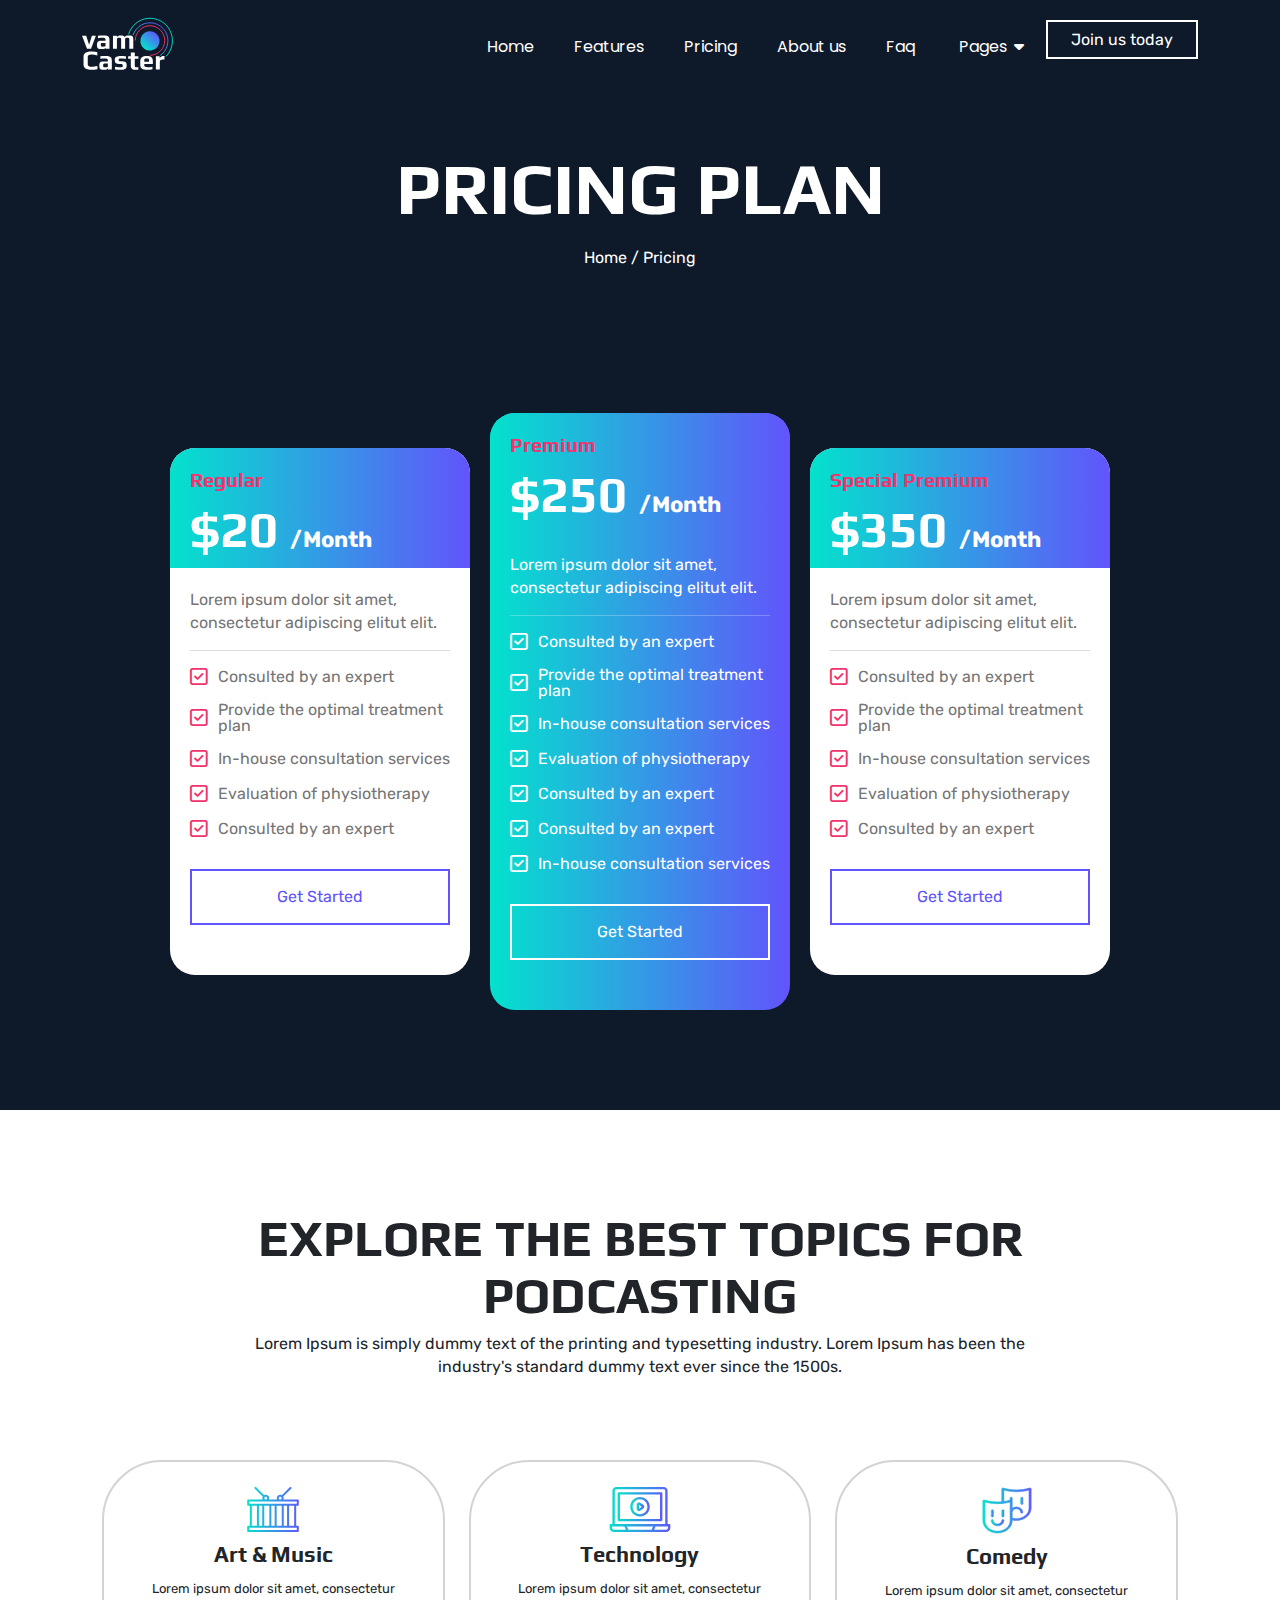
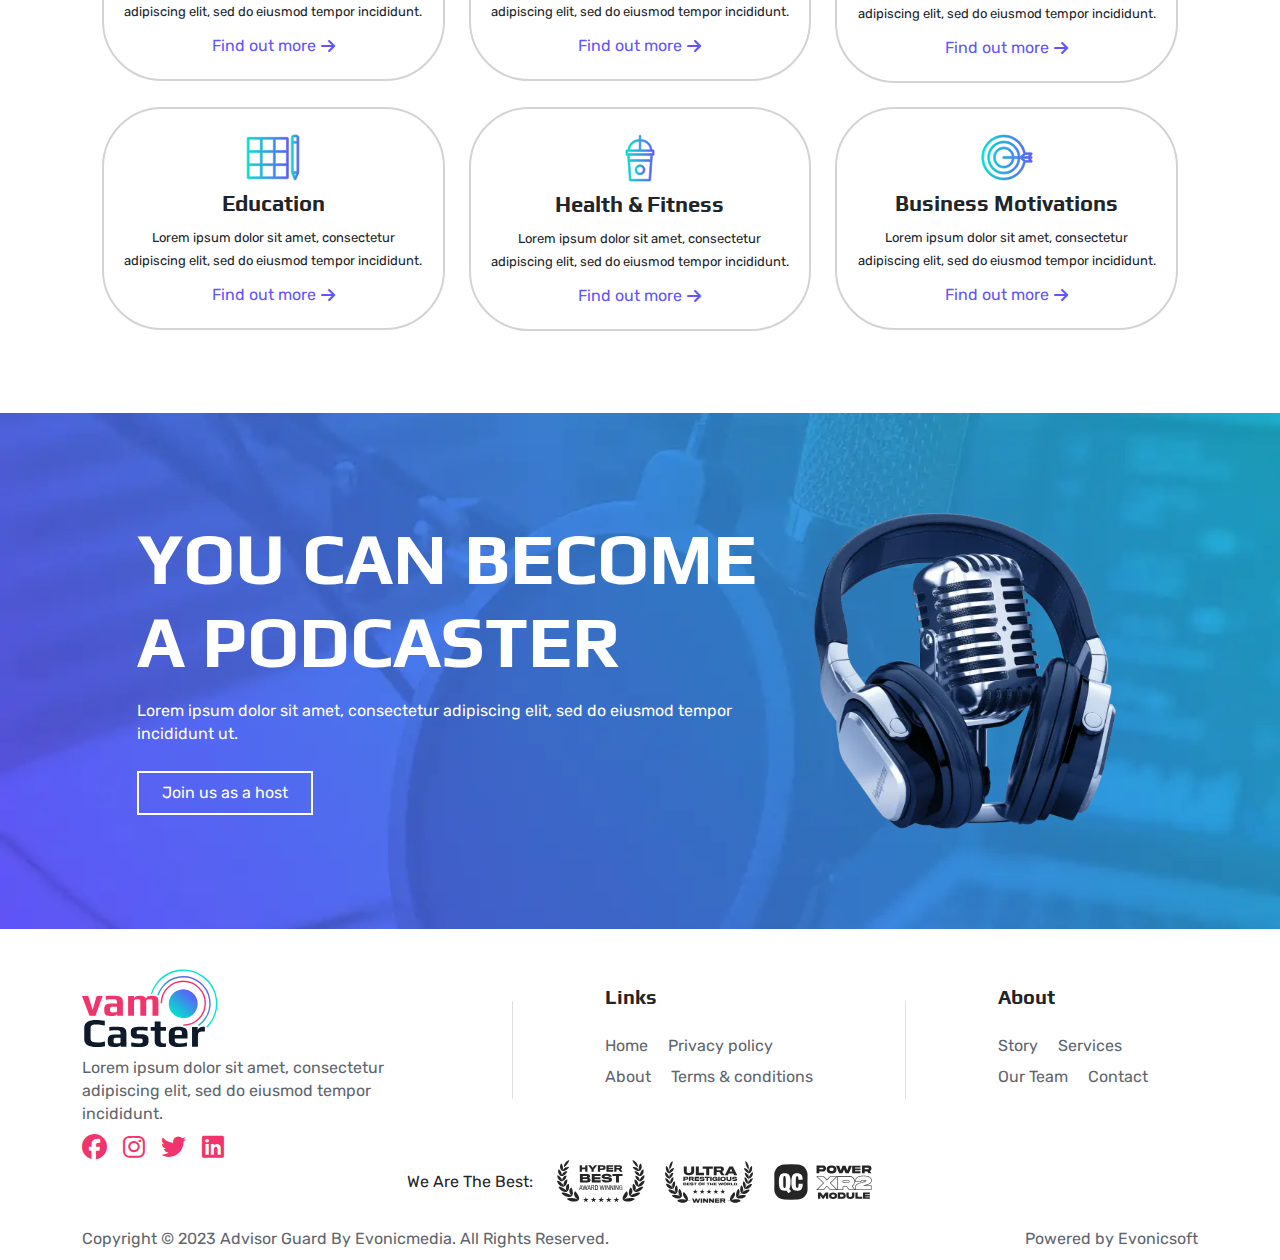
<file: pricing.html>
<!DOCTYPE html>
<html lang="zxx">
  <head>
    <meta charset="UTF-8" />
    <meta http-equiv="X-UA-Compatible" content="IE=edge" />
    <meta name="viewport" content="width=device-width, initial-scale=1.0" />
    <title>Vamcaster - Podcast Video Streaming HTML Template</title>
    <!-- favicon  -->
    <link
      rel="shortcut icon"
      href="assets/images/fav-icon.svg"
      type="image/x-icon"
    />
    <!-- faremwork of css -->
    <link rel="stylesheet" href="assets/css/bootstrap-lib/bootstrap.min.css" />
    <!-- style sheet of css -->
    <link rel="stylesheet" href="assets/css/styles.css" />
    <!-- Responsive sheet of css -->
    <link rel="stylesheet" href="assets/css/responsive.css" />
    <!-- fonts awsome icon link  -->
    <link rel="stylesheet" href="assets/font-awesome-lib/icon/all.min.css" />
    <!-- slick-slider link css -->
    <link rel="stylesheet" href="assets/css/slick.min.css" />
    <!-- animation of css -->
    <link rel="stylesheet" href="assets/css/aos.css" />
  </head>

  <body>
    <div class="site-wrapper">
      <!-- ======== 1.1 Header section ======== -->
      <header>
        <nav class="container navbar navbar-expand-lg">
          <div class="container">
            <!-- site logo -->
            <a class="nav-logo p-0" href="index.html">
              <figure><img src="assets/images/logo.svg" alt="Logo" /></figure>
            </a>
            <!-- navigation button  -->
            <button class="open-aside" onclick="open_aside()" type="button">
              <i class="fa-solid fa-bars"></i>
            </button>
            <!-- navigation bar manu  -->
            <div class="collapse navbar-collapse" id="navbarSupportedContent">
              <ul
                class="navbar-nav d-flex justify-content-center align-items-center gap-lg-4 gap-md-2 gap-sm-2 gap-2 mb-2 mb-lg-0"
              >
                <li class="nav-item">
                  <a class="nav-link" href="index.html">Home</a>
                </li>
                <li class="nav-item">
                  <a class="nav-link" href="latest-podcasts.html">Features</a>
                </li>
                <li class="nav-item">
                  <a class="nav-link" href="pricing.html">Pricing</a>
                </li>
                <li class="nav-item">
                  <a class="nav-link" href="about-us.html">About us</a>
                </li>
                <li class="nav-item">
                  <a class="nav-link" href="faq.html">Faq</a>
                </li>
                <li class="dropdown p-1">
                  <a class="nav-link" href="#"
                    >Pages <i class="fa-sharp fa-solid fa-sort-down"></i
                  ></a>
                  <ul class="dropdown-menu">
                    <li>
                      <a class="dropdown-item" href="blog.html">Our Blog</a>
                    </li>
                    <li><a class="dropdown-item" href="team.html">Team</a></li>
                    <li>
                      <a class="dropdown-item" href="testimonials.html"
                        >Testimonials</a
                      >
                    </li>
                    <li>
                      <a class="dropdown-item" href="contact-us.html"
                        >Contact</a
                      >
                    </li>
                    <li><a class="dropdown-item" href="404.html">404</a></li>
                    <li>
                      <a class="dropdown-item" href="coming-soon.html"
                        >Coming Soon</a
                      >
                    </li>
                  </ul>
                </li>
              </ul>
            </div>
            <div class="white-btn">
              <a href="#">Join us today<span></span></a>
            </div>
          </div>
        </nav>
        <!--===== aside navigation slidebar =====-->
        <aside>
          <div id="mySidenav" class="left-sidebar">
            <div
              class="side-nav-logo d-flex justify-content-between align-items-center ps-2 pe-1 nav-logo"
            >
              <figure>
                <a href="index.html"
                  ><img src="assets/images/logo.svg" alt="Logo"
                /></a>
              </figure>
              <button
                class="fa-solid fa-xmark"
                onclick="close_aside()"
              ></button>
            </div>
            <ul>
              <li class="nav-item">
                <a aria-current="page" href="index.html">Home</a>
              </li>
              <li class="nav-item">
                <a aria-current="page" href="latest-podcasts.html">Features</a>
              </li>
              <li class="nav-item">
                <a href="pricing.html">Pricing</a>
              </li>
              <li class="nav-item">
                <a href="about-us.html">About us</a>
              </li>
              <li class="nav-item">
                <a href="faq.html">Faq</a>
              </li>
              <li class="nav-item">
                <div
                  class="d-flex align-items-center justify-content-between"
                  id="slid-btn"
                >
                  <button class="a-slid page-btn">Pages</button>
                  <i class="fa-solid fa-caret-down pe-2"></i>
                </div>
                <ul id="slid-drop">
                  <li><a href="blog.html">Our Blog</a></li>
                  <li><a href="team.html">Team</a></li>
                  <li><a href="testimonials.html">Testimonials</a></li>
                  <li><a href="contact-us.html">Contact</a></li>
                  <li><a href="404.html">404</a></li>
                  <li><a href="coming-soon.html">Coming Soon</a></li>
                </ul>
              </li>
            </ul>
          </div>
        </aside>
        <!--===== aside navigation slidebar =====-->
      </header>
      <!-- ======== 1.1 End of Header section ========  -->
      <!-- ======== 5.2 Hero section ========  -->
      <section class="Pricing-hero">
        <div class="content">
          <div class="container">
            <div class="hero-text">
              <h1 class="mt-5">PRICING PLAN</h1>
              <p class="my-3">Home / Pricing</p>
            </div>
          </div>
        </div>
      </section>
      <!-- ======== 5.2 End of Hero section ========  -->
      <!-- ======== 5.3 Pricing section ========  -->
      <section class="Pricing">
        <div class="container">
          <div class="row">
            <div class="col-md-3 col-sm-12">
              <div class="d-flex">
                <h6>Regular</h6>
                <h2>$20 <span>/Month</span></h2>
              </div>
              <div class="content">
                <p>
                  Lorem ipsum dolor sit amet, consectetur adipiscing elitut
                  elit.
                </p>
                <hr />
                <ul>
                  <li>
                    <i class="fa-regular fa-square-check"></i> Consulted by an
                    expert
                  </li>
                  <li>
                    <i class="fa-regular fa-square-check"></i> Provide the
                    optimal treatment plan
                  </li>
                  <li>
                    <i class="fa-regular fa-square-check"></i> In-house
                    consultation services
                  </li>
                  <li>
                    <i class="fa-regular fa-square-check"></i> Evaluation of
                    physiotherapy
                  </li>
                  <li>
                    <i class="fa-regular fa-square-check"></i> Consulted by an
                    expert
                  </li>
                </ul>
                <div class="purple-btn-2">
                  <a href="#">Get Started<span></span></a>
                </div>
              </div>
            </div>
            <div class="col-md-3 col-sm-12">
              <div class="d-flex">
                <h6>Premium</h6>
                <h2>$250 <span>/Month</span></h2>
              </div>
              <div class="content">
                <p>
                  Lorem ipsum dolor sit amet, consectetur adipiscing elitut
                  elit.
                </p>
                <hr />
                <ul>
                  <li>
                    <i class="fa-regular fa-square-check"></i> Consulted by an
                    expert
                  </li>
                  <li>
                    <i class="fa-regular fa-square-check"></i> Provide the
                    optimal treatment plan
                  </li>
                  <li>
                    <i class="fa-regular fa-square-check"></i> In-house
                    consultation services
                  </li>
                  <li>
                    <i class="fa-regular fa-square-check"></i> Evaluation of
                    physiotherapy
                  </li>
                  <li>
                    <i class="fa-regular fa-square-check"></i> Consulted by an
                    expert
                  </li>
                  <li>
                    <i class="fa-regular fa-square-check"></i> Consulted by an
                    expert
                  </li>
                  <li>
                    <i class="fa-regular fa-square-check"></i> In-house
                    consultation services
                  </li>
                </ul>
                <div class="white-btn">
                  <a href="#">Get Started<span></span></a>
                </div>
              </div>
            </div>
            <div class="col-md-3 col-sm-12">
              <div class="d-flex">
                <h6>Special Premium</h6>
                <h2>$350 <span>/Month</span></h2>
              </div>
              <div class="content">
                <p>
                  Lorem ipsum dolor sit amet, consectetur adipiscing elitut
                  elit.
                </p>
                <hr />
                <ul>
                  <li>
                    <i class="fa-regular fa-square-check"></i> Consulted by an
                    expert
                  </li>
                  <li>
                    <i class="fa-regular fa-square-check"></i> Provide the
                    optimal treatment plan
                  </li>
                  <li>
                    <i class="fa-regular fa-square-check"></i> In-house
                    consultation services
                  </li>
                  <li>
                    <i class="fa-regular fa-square-check"></i> Evaluation of
                    physiotherapy
                  </li>
                  <li>
                    <i class="fa-regular fa-square-check"></i> Consulted by an
                    expert
                  </li>
                </ul>
                <div class="purple-btn-2">
                  <a href="#">Get Started<span></span></a>
                </div>
              </div>
            </div>
          </div>
        </div>
      </section>
      <!-- ======== 5.3 End of Pricing section ========  -->
      <!-- ======== 5.4 Categories-2 section ========  -->
      <section class="Categories-2">
        <div class="container">
          <div class="row content">
            <div class="d-flex text-center flex-column gap-2">
              <h2>EXPLORE THE BEST TOPICS FOR PODCASTING</h2>
              <p>
                Lorem Ipsum is simply dummy text of the printing and typesetting
                industry. Lorem Ipsum has been the industry's standard dummy
                text ever since the 1500s.
              </p>
            </div>
          </div>
          <div class="Topics">
            <div class="row">
              <div class="col-lg-4 col-md-4">
                <div class="Topic">
                  <img src="./assets/images/icon/drum.svg" alt="drum" />
                  <h4>Art & Music</h4>
                  <p>
                    Lorem ipsum dolor sit amet, consectetur adipiscing elit, sed
                    do eiusmod tempor incididunt.
                  </p>
                  <div class="d-flex text-btn">
                    <a href="#"
                      >Find out more <i class="fa-solid fa-arrow-right"></i
                    ></a>
                  </div>
                </div>
              </div>
              <div class="col-lg-4 col-md-4">
                <div class="Topic">
                  <img src="./assets/images/icon/laptop.svg" alt="laptop" />
                  <h4>Technology</h4>
                  <p>
                    Lorem ipsum dolor sit amet, consectetur adipiscing elit, sed
                    do eiusmod tempor incididunt.
                  </p>
                  <div class="d-flex text-btn">
                    <a href="#"
                      >Find out more <i class="fa-solid fa-arrow-right"></i
                    ></a>
                  </div>
                </div>
              </div>
              <div class="col-lg-4 col-md-4">
                <div class="Topic">
                  <img src="./assets/images/icon/face.svg" alt="face" />
                  <h4>Comedy</h4>
                  <p>
                    Lorem ipsum dolor sit amet, consectetur adipiscing elit, sed
                    do eiusmod tempor incididunt.
                  </p>
                  <div class="d-flex text-btn">
                    <a href="#"
                      >Find out more <i class="fa-solid fa-arrow-right"></i
                    ></a>
                  </div>
                </div>
              </div>
              <div class="col-lg-4 col-md-4">
                <div class="Topic">
                  <img src="./assets/images/icon/note.svg" alt="note" />
                  <h4>Education</h4>
                  <p>
                    Lorem ipsum dolor sit amet, consectetur adipiscing elit, sed
                    do eiusmod tempor incididunt.
                  </p>
                  <div class="d-flex text-btn">
                    <a href="#"
                      >Find out more <i class="fa-solid fa-arrow-right"></i
                    ></a>
                  </div>
                </div>
              </div>
              <div class="col-lg-4 col-md-4">
                <div class="Topic">
                  <img src="./assets/images/icon/drink.svg" alt="drink" />
                  <h4>Health & Fitness</h4>
                  <p>
                    Lorem ipsum dolor sit amet, consectetur adipiscing elit, sed
                    do eiusmod tempor incididunt.
                  </p>
                  <div class="d-flex text-btn">
                    <a href="#"
                      >Find out more <i class="fa-solid fa-arrow-right"></i
                    ></a>
                  </div>
                </div>
              </div>
              <div class="col-lg-4 col-md-4">
                <div class="Topic">
                  <img src="./assets/images/icon/archery.svg" alt="archery" />
                  <h4>Business Motivations</h4>
                  <p>
                    Lorem ipsum dolor sit amet, consectetur adipiscing elit, sed
                    do eiusmod tempor incididunt.
                  </p>
                  <div class="d-flex text-btn">
                    <a href="#"
                      >Find out more <i class="fa-solid fa-arrow-right"></i
                    ></a>
                  </div>
                </div>
              </div>
            </div>
          </div>
        </div>
      </section>
      <!-- ======== 5.4 End of Categories-2 section ========  -->
      <!-- ======== 5.5 Podcaster section ========  -->
      <section class="Podcaster">
        <div class="container">
          <div class="row">
            <div class="col-md-7">
              <h1>YOU CAN BECOME A PODCASTER</h1>
              <p class="my-3">
                Lorem ipsum dolor sit amet, consectetur adipiscing elit, sed do
                eiusmod tempor incididunt ut.
              </p>
              <div class="d-flex white-btn">
                <a href="#">Join us as a host<span></span></a>
              </div>
            </div>
            <div class="col-md-4 col-sm-12">
              <img
                src="./assets/images/bg/mic-headphone.webp"
                alt="mic and headphone"
              />
            </div>
          </div>
        </div>
      </section>
      <!-- ======== 5.5 End of Podcaster section ========  -->
      <!-- ======== 5.6 Footer section ========  -->
      <footer class="Footer">
        <div class="container">
          <div class="row">
            <div class="col-lg-4">
              <div>
                <div class="mb-2">
                  <a href="index.html">
                    <img src="assets/images/footer-logo.svg" alt="logo" />
                  </a>
                </div>
                <p>
                  Lorem ipsum dolor sit amet, consectetur adipiscing elit, sed
                  do eiusmod tempor incididunt.
                </p>
                <div class="d-flex gap-md-3 gap-2">
                  <a href="#">
                    <i class="fa-brands fa-facebook"></i>
                  </a>
                  <a href="#">
                    <i class="fa-brands fa-instagram"></i>
                  </a>
                  <a href="#">
                    <i class="fa-brands fa-twitter"></i>
                  </a>
                  <a href="#">
                    <i class="fa-brands fa-linkedin"></i>
                  </a>
                </div>
              </div>
            </div>
            <div class="col-lg-8 p-3">
              <div
                class="d-flex justify-content-around flex-md-row flex-column"
              >
                <hr />
                <div>
                  <h6>Links</h6>
                  <ul>
                    <li>
                      <a href="#">Home</a>
                      <a href="#">Privacy policy</a>
                    </li>
                    <li>
                      <a href="#">About</a>
                      <a href="#">Terms & conditions</a>
                    </li>
                  </ul>
                </div>
                <hr />
                <div>
                  <h6>About</h6>
                  <ul>
                    <li>
                      <a href="#">Story</a>
                      <a href="#">Services</a>
                    </li>
                    <li>
                      <a href="#">Our Team</a>
                      <a href="#">Contact</a>
                    </li>
                  </ul>
                </div>
              </div>
            </div>
          </div>
          <div
            class="d-flex justify-content-center align-items-center gap-4 flex-md-row flex-column"
          >
            <div>
              <p class="footer-heading">We Are The Best:</p>
            </div>
            <div class="footer-imgs">
              <img src="assets/images/icon/footer-img (3).svg" alt="awards" />
              <img src="assets/images/icon/footer-img (2).svg" alt="awards" />
              <img src="assets/images/icon/footer-img (1).svg" alt="awards" />
            </div>
          </div>
          <div class="d-flex align-items-center justify-content-between mt-4">
            <p>
              Copyright © 2023 Advisor Guard By Evonicmedia. All Rights
              Reserved.
            </p>
            <p>Powered by Evonicsoft</p>
          </div>
        </div>
      </footer>
      <!-- ======== 5.6 End of Footer section ========  -->
      <div class="top-btn" id="top-btn">
        <a href="#">
          <i class="fa-solid fa-arrow-up"></i>
        </a>
      </div>
    </div>

    <!-- bootstrap min javascript -->
    <script src="assets/js/javascript-lib/bootstrap.min.js"></script>
    <!-- j Query -->
    <script src="assets/js/jquery.js"></script>
    <!-- slick slider js -->
    <script src="assets/js/slick.min.js"></script>
    <!-- main javascript -->
    <script src="assets/js/custom.js"></script>
    <!-- animation from javascript -->
    <script src="assets/js/aos.js"></script>
    <script>
      AOS.init({
        once: true,
        duration: 1500,
      });
    </script>
  </body>
</html>
</file>
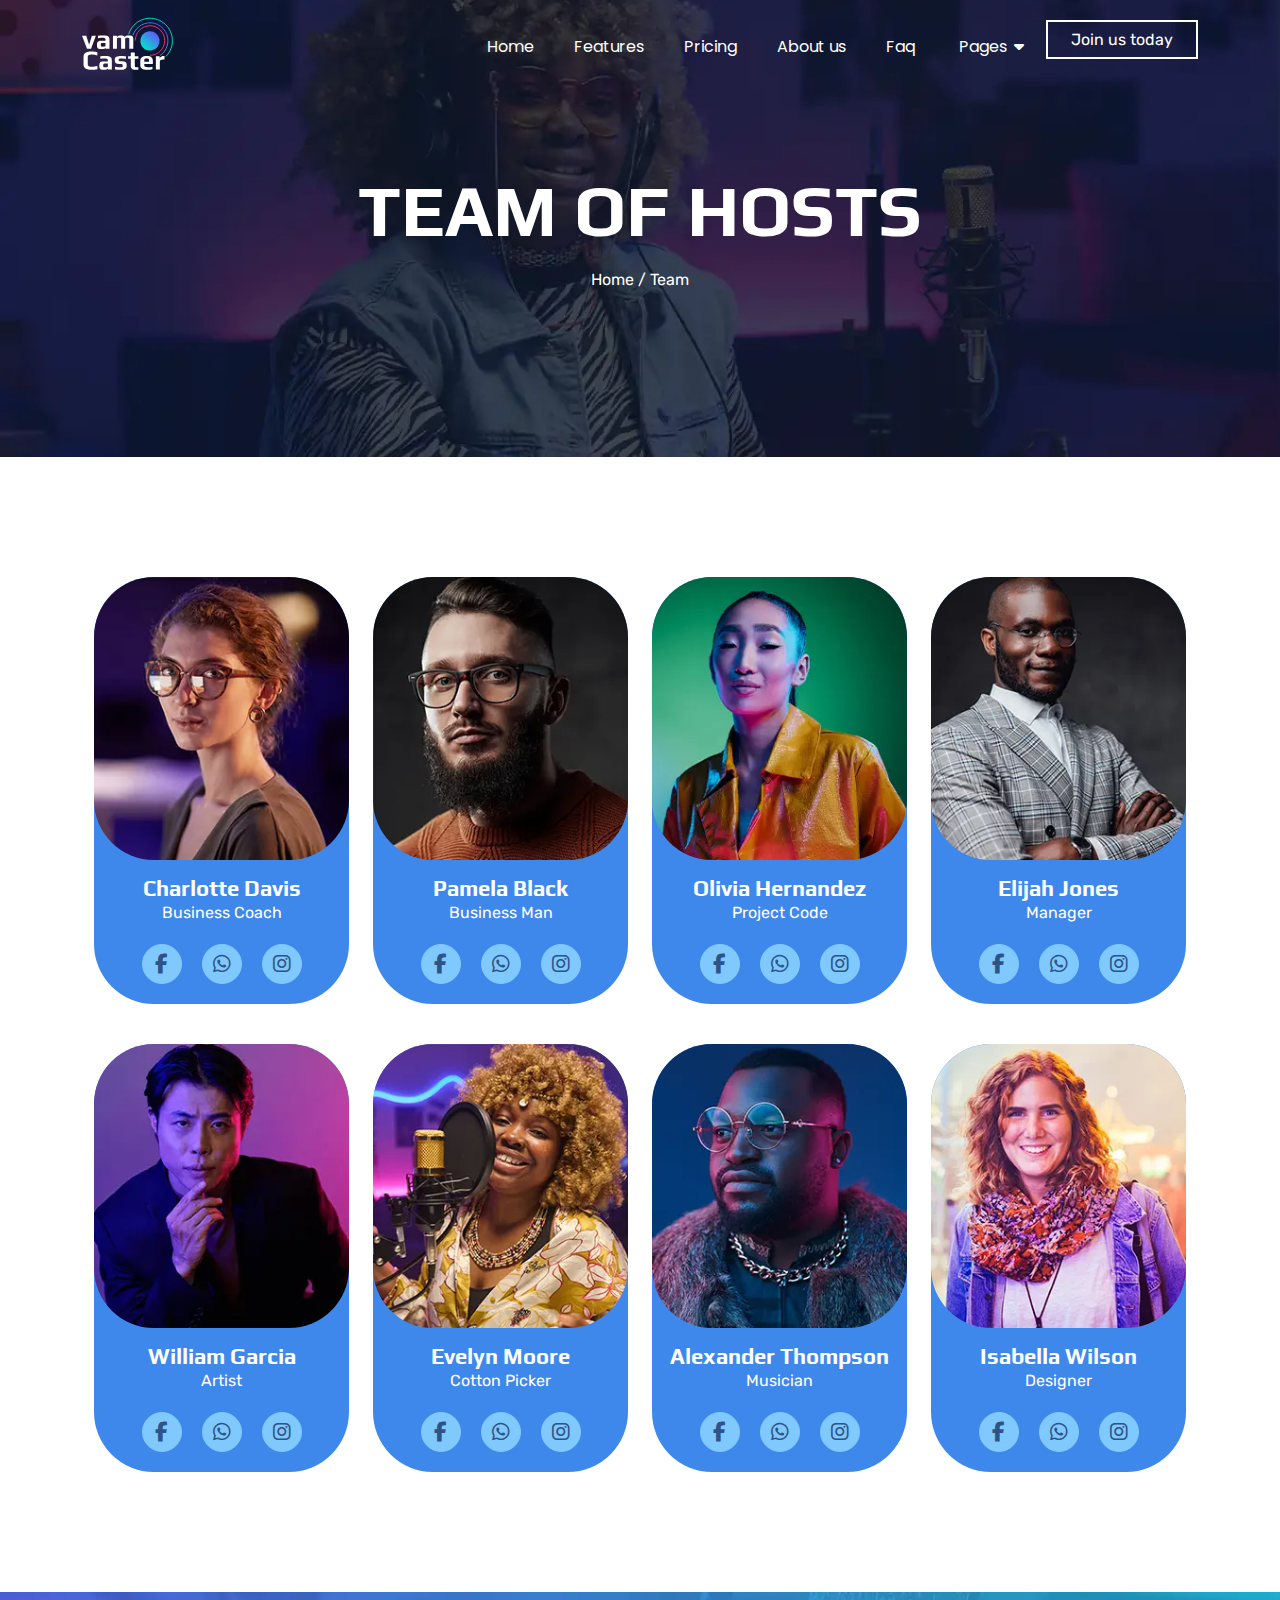
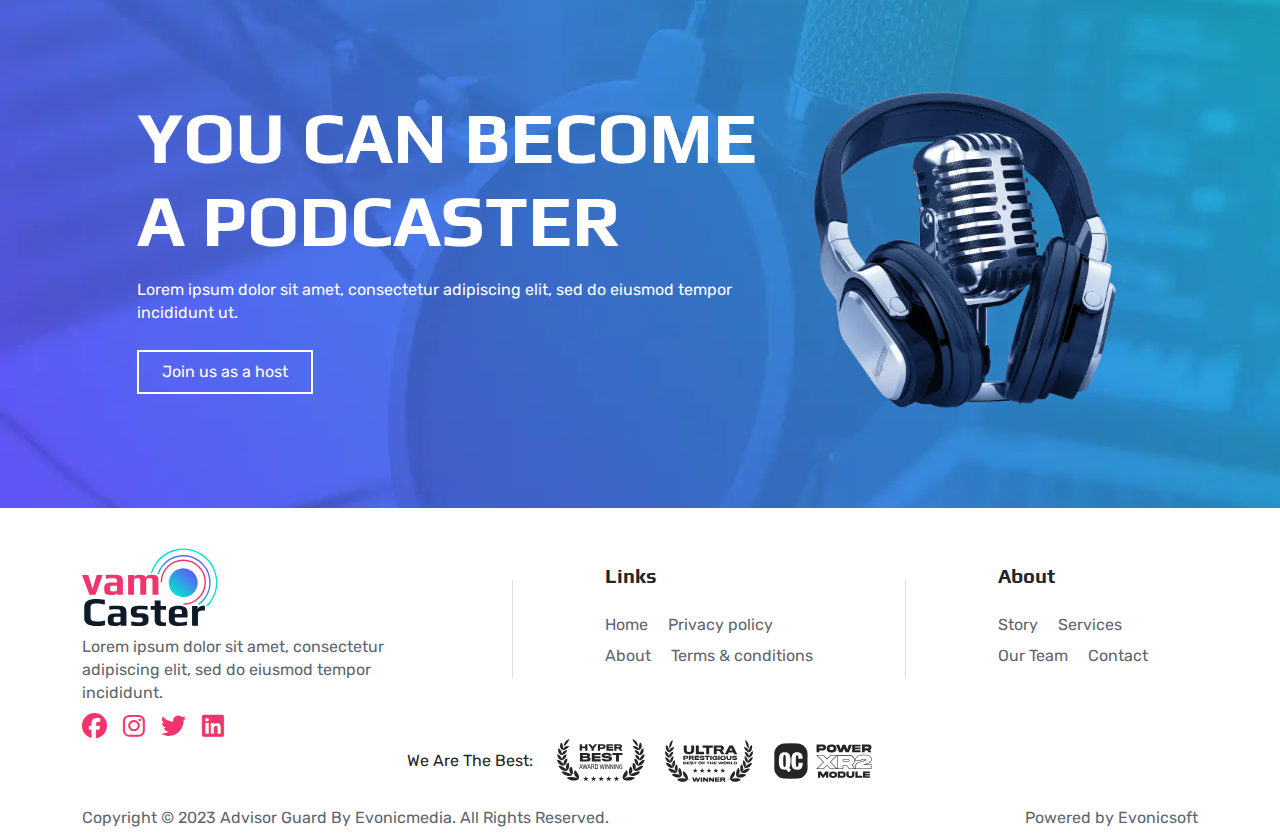
<file: team.html>
<!DOCTYPE html>
<html lang="zxx">
  <head>
    <meta charset="UTF-8" />
    <meta http-equiv="X-UA-Compatible" content="IE=edge" />
    <meta name="viewport" content="width=device-width, initial-scale=1.0" />
    <title>Vamcaster - Podcast Video Streaming HTML Template</title>
    <!-- favicon  -->
    <link
      rel="shortcut icon"
      href="assets/images/fav-icon.svg"
      type="image/x-icon"
    />
    <!-- faremwork of css -->
    <link rel="stylesheet" href="assets/css/bootstrap-lib/bootstrap.min.css" />
    <!-- style sheet of css -->
    <link rel="stylesheet" href="assets/css/styles.css" />
    <!-- Responsive sheet of css -->
    <link rel="stylesheet" href="assets/css/responsive.css" />
    <!-- fonts awsome icon link  -->
    <link rel="stylesheet" href="assets/font-awesome-lib/icon/all.min.css" />
    <!-- slick-slider link css -->
    <link rel="stylesheet" href="assets/css/slick.min.css" />
    <!-- animation of css -->
    <link rel="stylesheet" href="assets/css/aos.css" />
  </head>

  <body>
    <div class="site-wrapper">
      <!-- ======== 1.1 Header section ======== -->
      <header>
        <nav class="container navbar navbar-expand-lg">
          <div class="container">
            <!-- site logo -->
            <a class="nav-logo p-0" href="index.html">
              <figure><img src="assets/images/logo.svg" alt="Logo" /></figure>
            </a>
            <!-- navigation button  -->
            <button class="open-aside" onclick="open_aside()" type="button">
              <i class="fa-solid fa-bars"></i>
            </button>
            <!-- navigation bar manu  -->
            <div class="collapse navbar-collapse" id="navbarSupportedContent">
              <ul
                class="navbar-nav d-flex justify-content-center align-items-center gap-lg-4 gap-md-2 gap-sm-2 gap-2 mb-2 mb-lg-0"
              >
                <li class="nav-item">
                  <a class="nav-link" href="index.html">Home</a>
                </li>
                <li class="nav-item">
                  <a class="nav-link" href="latest-podcasts.html">Features</a>
                </li>
                <li class="nav-item">
                  <a class="nav-link" href="pricing.html">Pricing</a>
                </li>
                <li class="nav-item">
                  <a class="nav-link" href="about-us.html">About us</a>
                </li>
                <li class="nav-item">
                  <a class="nav-link" href="faq.html">Faq</a>
                </li>
                <li class="dropdown p-1">
                  <a class="nav-link" href="#"
                    >Pages <i class="fa-sharp fa-solid fa-sort-down"></i
                  ></a>
                  <ul class="dropdown-menu">
                    <li>
                      <a class="dropdown-item" href="blog.html">Our Blog</a>
                    </li>
                    <li><a class="dropdown-item" href="team.html">Team</a></li>
                    <li>
                      <a class="dropdown-item" href="testimonials.html"
                        >Testimonials</a
                      >
                    </li>
                    <li>
                      <a class="dropdown-item" href="contact-us.html"
                        >Contact</a
                      >
                    </li>
                    <li><a class="dropdown-item" href="404.html">404</a></li>
                    <li>
                      <a class="dropdown-item" href="coming-soon.html"
                        >Coming Soon</a
                      >
                    </li>
                  </ul>
                </li>
              </ul>
            </div>
            <div class="white-btn">
              <a href="#">Join us today<span></span></a>
            </div>
          </div>
        </nav>
        <!--===== aside navigation slidebar =====-->
        <aside>
          <div id="mySidenav" class="left-sidebar">
            <div
              class="side-nav-logo d-flex justify-content-between align-items-center ps-2 pe-1 nav-logo"
            >
              <figure>
                <a href="index.html"
                  ><img src="assets/images/logo.svg" alt="Logo"
                /></a>
              </figure>
              <button
                class="fa-solid fa-xmark"
                onclick="close_aside()"
              ></button>
            </div>
            <ul>
              <li class="nav-item">
                <a aria-current="page" href="index.html">Home</a>
              </li>
              <li class="nav-item">
                <a aria-current="page" href="latest-podcasts.html">Features</a>
              </li>
              <li class="nav-item">
                <a href="pricing.html">Pricing</a>
              </li>
              <li class="nav-item">
                <a href="about-us.html">About us</a>
              </li>
              <li class="nav-item">
                <a href="faq.html">Faq</a>
              </li>
              <li class="nav-item">
                <div
                  class="d-flex align-items-center justify-content-between"
                  id="slid-btn"
                >
                  <button class="a-slid page-btn">Pages</button>
                  <i class="fa-solid fa-caret-down pe-2"></i>
                </div>
                <ul id="slid-drop">
                  <li><a href="blog.html">Our Blog</a></li>
                  <li><a href="team.html">Team</a></li>
                  <li><a href="testimonials.html">Testimonials</a></li>
                  <li><a href="contact-us.html">Contact</a></li>
                  <li><a href="404.html">404</a></li>
                  <li><a href="coming-soon.html">Coming Soon</a></li>
                </ul>
              </li>
            </ul>
          </div>
        </aside>
        <!--===== aside navigation slidebar =====-->
      </header>
      <!-- ======== 1.1 End of Header section ========  -->
      <!-- ======== 4.2 Hero section ========  -->
      <section class="About-us-hero">
        <div class="content">
          <div class="container">
            <div class="hero-text">
              <h1>TEAM OF HOSTS</h1>
              <p class="my-3">Home / Team</p>
            </div>
          </div>
        </div>
      </section>
      <!-- ======== End of 4.2 Hero section ========  -->
      <!-- ======== 4.3 Hosts section ========  -->
      <section class="Hosts">
        <div class="container">
          <div class="row">
            <div class="col-lg-3 col-md-6 col-sm-6">
              <div class="team-card">
                <img src="./assets/images/team/hosts-4.webp" alt="team img" />
                <h4 class="mt-3">Charlotte Davis</h4>
                <p>Business Coach</p>
                <div class="d-flex">
                  <a href="#">
                    <i class="fa-brands fa-facebook-f"></i>
                  </a>
                  <a href="#">
                    <i class="fa-brands fa-whatsapp"></i>
                  </a>
                  <a href="#">
                    <i class="fa-brands fa-instagram"></i>
                  </a>
                </div>
              </div>
            </div>
            <div class="col-lg-3 col-md-6 col-sm-6">
              <div class="team-card">
                <img src="./assets/images/team/profile-1.webp" alt="team img" />
                <h4 class="mt-3">Pamela Black</h4>
                <p>Business Man</p>
                <div class="d-flex">
                  <a href="#">
                    <i class="fa-brands fa-facebook-f"></i>
                  </a>
                  <a href="#">
                    <i class="fa-brands fa-whatsapp"></i>
                  </a>
                  <a href="#">
                    <i class="fa-brands fa-instagram"></i>
                  </a>
                </div>
              </div>
            </div>
            <div class="col-lg-3 col-md-6 col-sm-6">
              <div class="team-card">
                <img src="./assets/images/team/hosts-3.webp" alt="team img" />
                <h4 class="mt-3">Olivia Hernandez</h4>
                <p>Project Code</p>
                <div class="d-flex">
                  <a href="#">
                    <i class="fa-brands fa-facebook-f"></i>
                  </a>
                  <a href="#">
                    <i class="fa-brands fa-whatsapp"></i>
                  </a>
                  <a href="#">
                    <i class="fa-brands fa-instagram"></i>
                  </a>
                </div>
              </div>
            </div>
            <div class="col-lg-3 col-md-6 col-sm-6">
              <div class="team-card">
                <img src="./assets/images/team/profile-3.webp" alt="team img" />
                <h4 class="mt-3">Elijah Jones</h4>
                <p>Manager</p>
                <div class="d-flex">
                  <a href="#">
                    <i class="fa-brands fa-facebook-f"></i>
                  </a>
                  <a href="#">
                    <i class="fa-brands fa-whatsapp"></i>
                  </a>
                  <a href="#">
                    <i class="fa-brands fa-instagram"></i>
                  </a>
                </div>
              </div>
            </div>
            <div class="col-lg-3 col-md-6 col-sm-6">
              <div class="team-card">
                <img src="./assets/images/team/profile-2.webp" alt="team img" />
                <h4 class="mt-3">William Garcia</h4>
                <p>Artist</p>
                <div class="d-flex">
                  <a href="#">
                    <i class="fa-brands fa-facebook-f"></i>
                  </a>
                  <a href="#">
                    <i class="fa-brands fa-whatsapp"></i>
                  </a>
                  <a href="#">
                    <i class="fa-brands fa-instagram"></i>
                  </a>
                </div>
              </div>
            </div>
            <div class="col-lg-3 col-md-6 col-sm-6">
              <div class="team-card">
                <img src="./assets/images/team/hosts.webp" alt="team img" />
                <h4 class="mt-3">Evelyn Moore</h4>
                <p>Cotton Picker</p>
                <div class="d-flex">
                  <a href="#">
                    <i class="fa-brands fa-facebook-f"></i>
                  </a>
                  <a href="#">
                    <i class="fa-brands fa-whatsapp"></i>
                  </a>
                  <a href="#">
                    <i class="fa-brands fa-instagram"></i>
                  </a>
                </div>
              </div>
            </div>
            <div class="col-lg-3 col-md-6 col-sm-6">
              <div class="team-card">
                <img src="./assets/images/team/profile-4.webp" alt="team img" />
                <h4 class="mt-3">Alexander Thompson</h4>
                <p>Musician</p>
                <div class="d-flex">
                  <a href="#">
                    <i class="fa-brands fa-facebook-f"></i>
                  </a>
                  <a href="#">
                    <i class="fa-brands fa-whatsapp"></i>
                  </a>
                  <a href="#">
                    <i class="fa-brands fa-instagram"></i>
                  </a>
                </div>
              </div>
            </div>
            <div class="col-lg-3 col-md-6 col-sm-6">
              <div class="team-card">
                <img src="./assets/images/team/hosts-2.webp" alt="team img" />
                <h4 class="mt-3">Isabella Wilson</h4>
                <p>Designer</p>
                <div class="d-flex">
                  <a href="#">
                    <i class="fa-brands fa-facebook-f"></i>
                  </a>
                  <a href="#">
                    <i class="fa-brands fa-whatsapp"></i>
                  </a>
                  <a href="#">
                    <i class="fa-brands fa-instagram"></i>
                  </a>
                </div>
              </div>
            </div>
          </div>
        </div>
      </section>
      <!-- ======== End of 4.3 Hosts section ========  -->
      <!-- ======== 4.4 Podcaster section ========  -->
      <section class="Podcaster">
        <div class="container">
          <div class="row">
            <div class="col-md-7">
              <h1>YOU CAN BECOME A PODCASTER</h1>
              <p class="my-3">
                Lorem ipsum dolor sit amet, consectetur adipiscing elit, sed do
                eiusmod tempor incididunt ut.
              </p>
              <div class="d-flex white-btn">
                <a href="#">Join us as a host<span></span></a>
              </div>
            </div>
            <div class="col-md-4 col-sm-12">
              <img
                src="./assets/images/bg/mic-headphone.webp"
                alt="mic and headphone"
              />
            </div>
          </div>
        </div>
      </section>
      <!-- ======== End of 4.4 Podcaster section ========  -->
      <!-- ======== 4.5 Footer section ========  -->
      <footer class="Footer">
        <div class="container">
          <div class="row">
            <div class="col-lg-4">
              <div>
                <div class="mb-2">
                  <a href="index.html">
                    <img src="assets/images/footer-logo.svg" alt="logo" />
                  </a>
                </div>
                <p>
                  Lorem ipsum dolor sit amet, consectetur adipiscing elit, sed
                  do eiusmod tempor incididunt.
                </p>
                <div class="d-flex gap-md-3 gap-2">
                  <a href="#">
                    <i class="fa-brands fa-facebook"></i>
                  </a>
                  <a href="#">
                    <i class="fa-brands fa-instagram"></i>
                  </a>
                  <a href="#">
                    <i class="fa-brands fa-twitter"></i>
                  </a>
                  <a href="#">
                    <i class="fa-brands fa-linkedin"></i>
                  </a>
                </div>
              </div>
            </div>
            <div class="col-lg-8 p-3">
              <div
                class="d-flex justify-content-around flex-md-row flex-column"
              >
                <hr />
                <div>
                  <h6>Links</h6>
                  <ul>
                    <li>
                      <a href="#">Home</a>
                      <a href="#">Privacy policy</a>
                    </li>
                    <li>
                      <a href="#">About</a>
                      <a href="#">Terms & conditions</a>
                    </li>
                  </ul>
                </div>
                <hr />
                <div>
                  <h6>About</h6>
                  <ul>
                    <li>
                      <a href="#">Story</a>
                      <a href="#">Services</a>
                    </li>
                    <li>
                      <a href="#">Our Team</a>
                      <a href="#">Contact</a>
                    </li>
                  </ul>
                </div>
              </div>
            </div>
          </div>
          <div
            class="d-flex justify-content-center align-items-center gap-4 flex-md-row flex-column"
          >
            <div>
              <p class="footer-heading">We Are The Best:</p>
            </div>
            <div class="footer-imgs">
              <img src="assets/images/icon/footer-img (3).svg" alt="awards" />
              <img src="assets/images/icon/footer-img (2).svg" alt="awards" />
              <img src="assets/images/icon/footer-img (1).svg" alt="awards" />
            </div>
          </div>
          <div class="d-flex align-items-center justify-content-between mt-4">
            <p>
              Copyright © 2023 Advisor Guard By Evonicmedia. All Rights
              Reserved.
            </p>
            <p>Powered by Evonicsoft</p>
          </div>
        </div>
      </footer>
      <!-- ======== 4.5 End of Footer section ========  -->
      <div class="top-btn" id="top-btn">
        <a href="#">
          <i class="fa-solid fa-arrow-up"></i>
        </a>
      </div>
    </div>

    <!-- bootstrap min javascript -->
    <script src="assets/js/javascript-lib/bootstrap.min.js"></script>
    <!-- j Query -->
    <script src="assets/js/jquery.js"></script>
    <!-- slick slider js -->
    <script src="assets/js/slick.min.js"></script>
    <!-- main javascript -->
    <script src="assets/js/custom.js"></script>
    <!-- animation from javascript -->
    <script src="assets/js/aos.js"></script>
    <script>
      AOS.init({
        once: true,
        duration: 1500,
      });
    </script>
  </body>
</html>
</file>
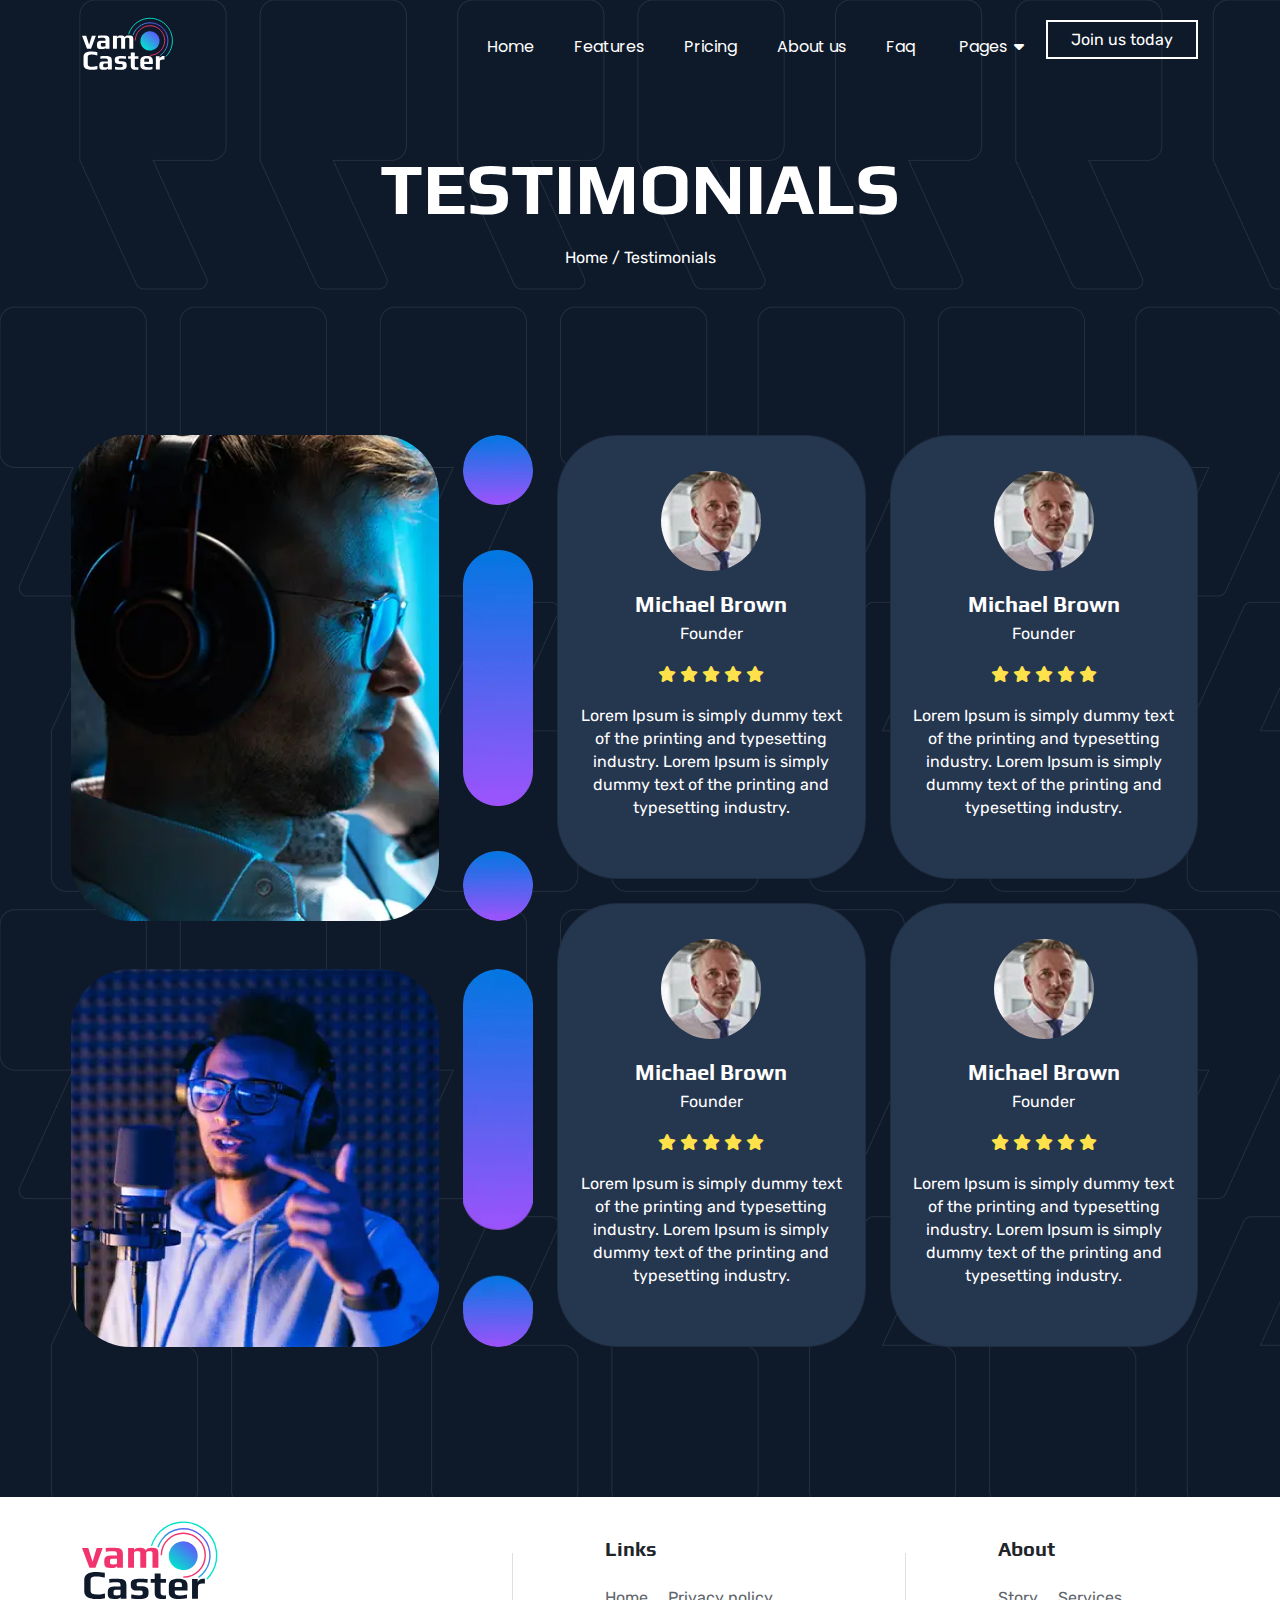
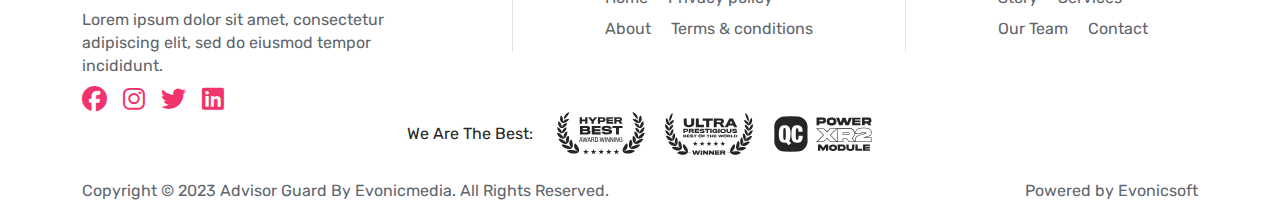
<file: testimonials.html>
<!DOCTYPE html>
<html lang="zxx">
  <head>
    <meta charset="UTF-8" />
    <meta http-equiv="X-UA-Compatible" content="IE=edge" />
    <meta name="viewport" content="width=device-width, initial-scale=1.0" />
    <title>Vamcaster - Podcast Video Streaming HTML Template</title>
    <!-- favicon  -->
    <link
      rel="shortcut icon"
      href="assets/images/fav-icon.svg"
      type="image/x-icon"
    />
    <!-- faremwork of css -->
    <link rel="stylesheet" href="assets/css/bootstrap-lib/bootstrap.min.css" />
    <!-- style sheet of css -->
    <link rel="stylesheet" href="assets/css/styles.css" />
    <!-- Responsive sheet of css -->
    <link rel="stylesheet" href="assets/css/responsive.css" />
    <!-- fonts awsome icon link  -->
    <link rel="stylesheet" href="assets/font-awesome-lib/icon/all.min.css" />
    <!-- slick-slider link css -->
    <link rel="stylesheet" href="assets/css/slick.min.css" />
    <!-- animation of css -->
    <link rel="stylesheet" href="assets/css/aos.css" />
  </head>

  <body>
    <div class="site-wrapper">
      <div class="Testimonial_bg">
        <!-- ======== 1.1 Header section ======== -->
        <header>
          <nav class="container navbar navbar-expand-lg">
            <div class="container">
              <!-- site logo -->
              <a class="nav-logo p-0" href="index.html">
                <figure><img src="assets/images/logo.svg" alt="Logo" /></figure>
              </a>
              <!-- navigation button  -->
              <button class="open-aside" onclick="open_aside()" type="button">
                <i class="fa-solid fa-bars"></i>
              </button>
              <!-- navigation bar manu  -->
              <div class="collapse navbar-collapse" id="navbarSupportedContent">
                <ul
                  class="navbar-nav d-flex justify-content-center align-items-center gap-lg-4 gap-md-2 gap-sm-2 gap-2 mb-2 mb-lg-0"
                >
                  <li class="nav-item">
                    <a class="nav-link" href="index.html">Home</a>
                  </li>
                  <li class="nav-item">
                    <a class="nav-link" href="latest-podcasts.html">Features</a>
                  </li>
                  <li class="nav-item">
                    <a class="nav-link" href="pricing.html">Pricing</a>
                  </li>
                  <li class="nav-item">
                    <a class="nav-link" href="about-us.html">About us</a>
                  </li>
                  <li class="nav-item">
                    <a class="nav-link" href="faq.html">Faq</a>
                  </li>
                  <li class="dropdown p-1">
                    <a class="nav-link" href="#"
                      >Pages <i class="fa-sharp fa-solid fa-sort-down"></i
                    ></a>
                    <ul class="dropdown-menu">
                      <li>
                        <a class="dropdown-item" href="blog.html">Our Blog</a>
                      </li>
                      <li>
                        <a class="dropdown-item" href="team.html">Team</a>
                      </li>
                      <li>
                        <a class="dropdown-item" href="testimonials.html"
                          >Testimonials</a
                        >
                      </li>
                      <li>
                        <a class="dropdown-item" href="contact-us.html"
                          >Contact</a
                        >
                      </li>
                      <li><a class="dropdown-item" href="404.html">404</a></li>
                      <li>
                        <a class="dropdown-item" href="coming-soon.html"
                          >Coming Soon</a
                        >
                      </li>
                    </ul>
                  </li>
                </ul>
              </div>
              <div class="white-btn">
                <a href="#">Join us today<span></span></a>
              </div>
            </div>
          </nav>
          <!--===== aside navigation slidebar =====-->
          <aside>
            <div id="mySidenav" class="left-sidebar">
              <div
                class="side-nav-logo d-flex justify-content-between align-items-center ps-2 pe-1 nav-logo"
              >
                <figure>
                  <a href="index.html"
                    ><img src="assets/images/logo.svg" alt="Logo"
                  /></a>
                </figure>
                <button
                  class="fa-solid fa-xmark"
                  onclick="close_aside()"
                ></button>
              </div>
              <ul>
                <li class="nav-item">
                  <a aria-current="page" href="index.html">Home</a>
                </li>
                <li class="nav-item">
                  <a aria-current="page" href="latest-podcasts.html"
                    >Features</a
                  >
                </li>
                <li class="nav-item">
                  <a href="pricing.html">Pricing</a>
                </li>
                <li class="nav-item">
                  <a href="about-us.html">About us</a>
                </li>
                <li class="nav-item">
                  <a href="faq.html">Faq</a>
                </li>
                <li class="nav-item">
                  <div
                    class="d-flex align-items-center justify-content-between"
                    id="slid-btn"
                  >
                    <button class="a-slid page-btn">Pages</button>
                    <i class="fa-solid fa-caret-down pe-2"></i>
                  </div>
                  <ul id="slid-drop">
                    <li><a href="blog.html">Our Blog</a></li>
                    <li><a href="team.html">Team</a></li>
                    <li><a href="testimonials.html">Testimonials</a></li>
                    <li><a href="contact-us.html">Contact</a></li>
                    <li><a href="404.html">404</a></li>
                    <li><a href="coming-soon.html">Coming Soon</a></li>
                  </ul>
                </li>
              </ul>
            </div>
          </aside>
          <!--===== aside navigation slidebar =====-->
        </header>
        <!-- ======== 1.1 End of Header section ========  -->
        <!-- ======== 7.2 Hero section ========  -->
        <section class="Testimonial-Hero">
          <div class="content">
            <div class="container">
              <div class="hero-text">
                <h1 class="mt-5">TESTIMONIALS</h1>
                <p class="my-3">Home / Testimonials</p>
              </div>
            </div>
          </div>
        </section>
        <!-- ======== 7.2 End of Hero section ========  -->
        <!-- ======== 7.3 Testimonials section ========  -->
        <section class="Testimonials">
          <div class="container">
            <div class="row">
              <div class="col-lg-5 col-md-12">
                <div class="d-flex flex-column">
                  <div class="d-flex justify-content-end gap-4">
                    <img
                    src="assets/images/testimonials/numbers.webp"
                    alt="man"
                  />
                  <img
                    src="assets/images/bg/gradient-line-4.webp"
                    alt="style"
                  />
                </div>
                <div class="d-flex justify-content-end gap-4">
                  <img
                    src="assets/images/testimonials/testimonial-man.webp"
                    alt="man"
                  />
                  <img
                    src="assets/images/bg/gradient-line-5.webp"
                    alt="style"
                    />
                  </div>
                </div>
              </div>
              <div class="col-lg-7 col-md-12">
                <div class="d-flex gap-4 justify-content-start mb-4">
                  <div class="card">
                    <img src="assets/images/index/ceo.webp" alt="profile" />
                    <h4 class="mt-3">Michael Brown</h4>
                    <p>Founder</p>
                    <div class="stars my-3">
                      <i class="fa-solid fa-star"></i>
                      <i class="fa-solid fa-star"></i>
                      <i class="fa-solid fa-star"></i>
                      <i class="fa-solid fa-star"></i>
                      <i class="fa-solid fa-star"></i>
                    </div>
                    <p class="mb-4">
                      Lorem Ipsum is simply dummy text of the printing and
                      typesetting industry. Lorem Ipsum is simply dummy text of
                      the printing and typesetting industry.
                    </p>
                  </div>
                  <div class="card">
                    <img src="assets/images/index/ceo.webp" alt="profile" />
                    <h4 class="mt-3">Michael Brown</h4>
                    <p>Founder</p>
                    <div class="stars my-3">
                      <i class="fa-solid fa-star"></i>
                      <i class="fa-solid fa-star"></i>
                      <i class="fa-solid fa-star"></i>
                      <i class="fa-solid fa-star"></i>
                      <i class="fa-solid fa-star"></i>
                    </div>
                    <p class="mb-4">
                      Lorem Ipsum is simply dummy text of the printing and
                      typesetting industry. Lorem Ipsum is simply dummy text of
                      the printing and typesetting industry.
                    </p>
                  </div>
                </div>
                <div class="d-flex gap-4 justify-content-start">
                  <div class="card">
                    <img src="assets/images/index/ceo.webp" alt="profile" />
                    <h4 class="mt-3">Michael Brown</h4>
                    <p>Founder</p>
                    <div class="stars my-3">
                      <i class="fa-solid fa-star"></i>
                      <i class="fa-solid fa-star"></i>
                      <i class="fa-solid fa-star"></i>
                      <i class="fa-solid fa-star"></i>
                      <i class="fa-solid fa-star"></i>
                    </div>
                    <p class="mb-4">
                      Lorem Ipsum is simply dummy text of the printing and
                      typesetting industry. Lorem Ipsum is simply dummy text of
                      the printing and typesetting industry.
                    </p>
                  </div>
                  <div class="card">
                    <img src="assets/images/index/ceo.webp" alt="profile" />
                    <h4 class="mt-3">Michael Brown</h4>
                    <p>Founder</p>
                    <div class="stars my-3">
                      <i class="fa-solid fa-star"></i>
                      <i class="fa-solid fa-star"></i>
                      <i class="fa-solid fa-star"></i>
                      <i class="fa-solid fa-star"></i>
                      <i class="fa-solid fa-star"></i>
                    </div>
                    <p class="mb-4">
                      Lorem Ipsum is simply dummy text of the printing and
                      typesetting industry. Lorem Ipsum is simply dummy text of
                      the printing and typesetting industry.
                    </p>
                  </div>
                </div>
              </div>
            </div>
          </div>
        </section>
        <!-- ======== 7.3 End of Testimonials section ========  -->
      </div>
      <!-- ======== 7.4 Footer section ========  -->
      <footer class="Footer pt-4">
        <div class="container">
          <div class="row">
            <div class="col-lg-4">
              <div>
                <div class="mb-2">
                  <a href="index.html">
                    <img src="assets/images/footer-logo.svg" alt="logo" />
                  </a>
                </div>
                <p>
                  Lorem ipsum dolor sit amet, consectetur adipiscing elit, sed
                  do eiusmod tempor incididunt.
                </p>
                <div class="d-flex gap-md-3 gap-2">
                  <a href="#">
                    <i class="fa-brands fa-facebook"></i>
                  </a>
                  <a href="#">
                    <i class="fa-brands fa-instagram"></i>
                  </a>
                  <a href="#">
                    <i class="fa-brands fa-twitter"></i>
                  </a>
                  <a href="#">
                    <i class="fa-brands fa-linkedin"></i>
                  </a>
                </div>
              </div>
            </div>
            <div class="col-lg-8 p-3">
              <div
                class="d-flex justify-content-around flex-md-row flex-column"
              >
                <hr />
                <div>
                  <h6>Links</h6>
                  <ul>
                    <li>
                      <a href="#">Home</a>
                      <a href="#">Privacy policy</a>
                    </li>
                    <li>
                      <a href="#">About</a>
                      <a href="#">Terms & conditions</a>
                    </li>
                  </ul>
                </div>
                <hr />
                <div>
                  <h6>About</h6>
                  <ul>
                    <li>
                      <a href="#">Story</a>
                      <a href="#">Services</a>
                    </li>
                    <li>
                      <a href="#">Our Team</a>
                      <a href="#">Contact</a>
                    </li>
                  </ul>
                </div>
              </div>
            </div>
          </div>
          <div
            class="d-flex justify-content-center align-items-center gap-4 flex-md-row flex-column"
          >
            <div>
              <p class="footer-heading">We Are The Best:</p>
            </div>
            <div class="footer-imgs">
              <img src="assets/images/icon/footer-img (3).svg" alt="awards" />
              <img src="assets/images/icon/footer-img (2).svg" alt="awards" />
              <img src="assets/images/icon/footer-img (1).svg" alt="awards" />
            </div>
          </div>
          <div class="d-flex align-items-center justify-content-between mt-4">
            <p>
              Copyright © 2023 Advisor Guard By Evonicmedia. All Rights
              Reserved.
            </p>
            <p>Powered by Evonicsoft</p>
          </div>
        </div>
      </footer>
      <!-- ======== 7.4 End of Footer section ========  -->
      <div class="top-btn" id="top-btn">
        <a href="#">
          <i class="fa-solid fa-arrow-up"></i>
        </a>
      </div>
    </div>

    <!-- bootstrap min javascript -->
    <script src="assets/js/javascript-lib/bootstrap.min.js"></script>
    <!-- j Query -->
    <script src="assets/js/jquery.js"></script>
    <!-- slick slider js -->
    <script src="assets/js/slick.min.js"></script>
    <!-- main javascript -->
    <script src="assets/js/custom.js"></script>
    <!-- animation from javascript -->
    <script src="assets/js/aos.js"></script>
    <script>
      AOS.init({
        once: true,
        duration: 1500,
      });
    </script>
  </body>
</html>
</file>
<file: assets/css/styles.css>
/* import font family is == Play ==*/
@import url("https://fonts.googleapis.com/css2?family=Play:wght@400;700&display=swap");
/* import font family is == Rubik ==*/
@import url("https://fonts.googleapis.com/css2?family=Rubik:ital,wght@0,300..900;1,300..900&display=swap");
/* import font family is == Poppins ==*/
@import url("https://fonts.googleapis.com/css2?family=Poppins:ital,wght@0,100;0,200;0,300;0,400;0,500;0,600;0,700;0,800;0,900;1,100;1,200;1,300;1,400;1,500;1,600;1,700;1,800;1,900&display=swap");

/* 
Theme Name:     Vamcaster
Theme URI:      
Author:         
Author URI:     
Description:    
Version:        1.0
License:        
License URI:

 [Table of Content]
 01. Reset
 02. Global Style 
	01. Index Page Style
        section Index Page
            1.1. Header section
            1.2. Hero section
            1.3. Experience section
            1.4. Upcoming section
            1.5. Categories section
            1.6. Recent section
            1.7. Choose section
            1.8. Exclusive section
            1.9. Guest section
            1.10. Team section
            1.11. Review section
            1.12. Numbers section
            1.13. Events section
            1.14. Subscribe section
            1.15. Footer
   
  02. About Page Style
        section About Page
            2.1. About_Hero section
            2.2. Focus section
            2.3. Numbers-2 section
            2.4. Sponsors section
            2.5. Subscribe-2 section
            
  03. Latest-podcasts Page Style
        section Latest-podcasts Page
            3.1. Upcoming-2 section
            3.2. Sponsors-2 section
            3.3. Exclusive-2 section
            3.4. Footer-2 section

  04. Team Page Style
        section Team Page
            4.1. Hosts section
            4.2. Podcaster section

  05. Pricing Page Style
        section Pricing Page
            5.1. Hero section
            5.2. Pricing section
            5.3. Categories-2 section

  06. Contact Page Style
        section Contact Page
            6.1. Form section
            6.2. Map section

  07. Testimonials Page Style
        section Testimonials Page
            7.1. Hero section
            7.2. Testimonials section
            
  08. FAQ Page Style
        section FAQ Page
            8.1. FAQ-Hero section
            8.2. Accordion section
            
  09. Blog Page Style
        section Blog Page
            9.1 Spotlight section

  10. Coming-soon Page Style
        section Coming-soon Page
            10.1 Coming-soon section
    
  11. 404 Page Style
        section 404 Page
            11.1 Error section
 */

html,
body,
div,
span,
applet,
object,
iframe,
h1,
h2,
h3,
h4,
h5,
h6,
a,
p,
blockquote,
pre,
abbr,
acronym,
address,
big,
cite,
code,
del,
dfn,
em,
img,
ins,
kbd,
q,
s,
samp,
small,
strike,
strong,
sub,
sup,
tt,
var,
b,
u,
i,
center,
dl,
dt,
dd,
ol,
ul,
li,
fieldset,
form,
label,
legend,
table,
caption,
tbody,
tfoot,
thead,
tr,
th,
td,
article,
aside,
canvas,
details,
embed,
figure,
figcaption,
footer,
header,
hgroup,
menu,
nav,
output,
ruby,
section,
summary,
time,
mark,
audio,
video {
  margin: 0;
  padding: 0;
  border: 0;
  font-size: 100%;
}

/* HTML5 display-role reset for older browsers */
/* =====  01. Reset  ====== */

article,
aside,
details,
figcaption,
figure,
footer,
header,
hgroup,
menu,
nav,
section {
  display: block;
}

body {
  font-family: "Rubik", sans-serif;
  line-height: 1;
  background: rgba(255, 255, 255, 1);
}

ol,
ul {
  list-style: none;
}

blockquote,
q {
  quotes: none;
}

blockquote:before,
blockquote:after,
q:before,
q:after {
  content: "";
}

button:focus {
  outline: none;
}

table {
  border-collapse: collapse;
  border-spacing: 0;
}

select {
  -webkit-user-select: none;
  -moz-user-select: none;
  -ms-user-select: none;
  user-select: none;
}

select::-ms-expand {
  display: none;
}

label {
  font-weight: normal;
}

iframe {
  width: 100%;
}

/* =====  End of 01. Reset  ====== */
/* ===== 02. Global Style ===== */
h1 {
  font-size: 72px;
  font-weight: 700;
  line-height: 83px;
  font-family: "Play", sans-serif;
}

h2 {
  font-size: 50px;
  font-weight: 700;
  line-height: 57px;
  font-family: "Play", sans-serif;
}

h3 {
  font-size: 48px;
  font-weight: 400;
  line-height: 55px;
  font-family: "Play", sans-serif;
}

h4 {
  font-size: 22px;
  font-weight: 700;
  line-height: 25px;
  font-family: "Play", sans-serif;
}

h5 {
  font-size: 22px;
  font-weight: 500;
  line-height: 24px;
  font-family: "Play", sans-serif;
}

h6 {
  font-size: 20px;
  font-weight: 700;
  line-height: 23px;
  font-family: "Play", sans-serif;
}

p {
  font-size: 16px;
  font-weight: 400px;
  line-height: 23px;
  font-family: "Rubik", sans-serif;
}

a {
  text-decoration: none;
}

.text-btn a {
  text-decoration: none;
  display: flex;
  justify-content: center;
  align-items: center;
  gap: 5px;
  margin: 5px 0px;
  transition: all 0.3s ease;
}

.purple-btn a {
  padding: 15px 25px;
  position: relative;
  transition: all 0.5s ease;
  text-align: center;
  font-size: 16px;
  font-weight: 400;
}

.purple-btn a::before {
  content: "";
  position: absolute;
  width: 8px;
  height: 8px;
  top: 0px;
  left: 0px;
  transition: 1s;
  border-left: 2px solid #6254fc;
  border-top: 2px solid #6254fc;
}

.purple-btn a::after {
  content: "";
  position: absolute;
  width: 8px;
  height: 8px;
  top: 0px;
  right: 0px;
  transition: 1s;
  border-right: 2px solid #6254fc;
  border-top: 2px solid #6254fc;
}

.purple-btn a span::after {
  content: "";
  position: absolute;
  width: 8px;
  height: 8px;
  bottom: 0px;
  right: 0px;
  transition: 1s;
  border-right: 2px solid #6254fc;
  border-bottom: 2px solid #6254fc;
}

.purple-btn a span::before {
  content: "";
  position: absolute;
  width: 8px;
  height: 8px;
  bottom: 0px;
  left: 0px;
  transition: 1s;
  border-left: 2px solid #6254fc;
  border-bottom: 2px solid #6254fc;
}

.purple-btn a:hover {
  background-color: transparent;
}

.purple-btn a:hover::after,
.purple-btn a:hover::before,
.purple-btn a:hover span::after,
.purple-btn a:hover span::before {
  width: calc(50% + 8px);
  height: calc(50% + 1px);
}

.green-btn a {
  padding: 14px 25px;
  position: relative;
  transition: all 0.5s ease;
  text-align: center;
}

.green-btn a::before {
  content: "";
  position: absolute;
  width: 8px;
  height: 8px;
  top: 0px;
  left: 0px;
  transition: 1s;
  border-left: 2px solid #14df8a;
  border-top: 2px solid #14df8a;
}

.green-btn a::after {
  content: "";
  position: absolute;
  width: 8px;
  height: 8px;
  top: 0px;
  right: 0px;
  transition: 1s;
  border-right: 2px solid #14df8a;
  border-top: 2px solid #14df8a;
}

.green-btn a span::after {
  content: "";
  position: absolute;
  width: 8px;
  height: 8px;
  bottom: 0px;
  right: 0px;
  transition: 1s;
  border-right: 2px solid #14df8a;
  border-bottom: 2px solid #14df8a;
}

.green-btn a span::before {
  content: "";
  position: absolute;
  width: 8px;
  height: 8px;
  bottom: 0px;
  left: 0px;
  transition: 1s;
  border-left: 2px solid #14df8a;
  border-bottom: 2px solid #14df8a;
}

.green-btn a:hover {
  background-color: transparent;
}

.green-btn a:hover::after,
.green-btn a:hover::before,
.green-btn a:hover span::after,
.green-btn a:hover span::before {
  width: calc(50% + 8px);
  height: calc(50% + 1px);
}

.pink-btn a {
  padding: 14px 25px;
  position: relative;
  transition: all 0.5s ease;
  text-align: center;
}

.pink-btn a::before {
  content: "";
  position: absolute;
  width: 8px;
  height: 8px;
  top: 0px;
  left: 0px;
  transition: 1s;
  border-left: 2px solid #f1346d;
  border-top: 2px solid #f1346d;
}

.pink-btn a::after {
  content: "";
  position: absolute;
  width: 8px;
  height: 8px;
  top: 0px;
  right: 0px;
  transition: 1s;
  border-right: 2px solid #f1346d;
  border-top: 2px solid #f1346d;
}

.pink-btn a span::after {
  content: "";
  position: absolute;
  width: 8px;
  height: 8px;
  bottom: 0px;
  right: 0px;
  transition: 1s;
  border-right: 2px solid #f1346d;
  border-bottom: 2px solid #f1346d;
}

.pink-btn a span::before {
  content: "";
  position: absolute;
  width: 8px;
  height: 8px;
  bottom: 0px;
  left: 0px;
  transition: 1s;
  border-left: 2px solid #f1346d;
  border-bottom: 2px solid #f1346d;
}

.pink-btn a:hover {
  background-color: transparent;
}

.pink-btn a:hover::after,
.pink-btn a:hover::before,
.pink-btn a:hover span::after,
.pink-btn a:hover span::before {
  width: calc(50% + 8px);
  height: calc(50% + 1px);
}

.white-btn a {
  padding: 14px 25px;
  position: relative;
  transition: all 0.5s ease;
  text-align: center;
}

.white-btn a::before {
  content: "";
  position: absolute;
  width: 50%;
  height: 50%;
  top: 0px;
  left: 0px;
  transition: 1s;
  border-left: 2px solid rgba(255, 255, 255, 1);
  border-top: 2px solid rgba(255, 255, 255, 1);
}

.white-btn a::after {
  content: "";
  position: absolute;
  width: 50%;
  height: 50%;
  top: 0px;
  right: 0px;
  transition: 1s;
  border-right: 2px solid rgba(255, 255, 255, 1);
  border-top: 2px solid rgba(255, 255, 255, 1);
}

.white-btn a span::after {
  content: "";
  position: absolute;
  width: 50%;
  height: 50%;
  bottom: 0px;
  right: 0px;
  transition: 1s;
  border-right: 2px solid rgba(255, 255, 255, 1);
  border-bottom: 2px solid rgba(255, 255, 255, 1);
}

.white-btn a span::before {
  content: "";
  position: absolute;
  width: 50%;
  height: 50%;
  bottom: 0px;
  left: 0px;
  transition: 1s;
  border-left: 2px solid rgba(255, 255, 255, 1);
  border-bottom: 2px solid rgba(255, 255, 255, 1);
}

.white-btn a:hover {
  background-color: transparent;
}

.white-btn a:hover::after,
.white-btn a:hover::before,
.white-btn a:hover span::after,
.white-btn a:hover span::before {
  width: calc(50% - 50%);
  height: calc(50% - 50%);
}

.purple-btn-2 a {
  padding: 14px 25px;
  position: relative;
  transition: all 0.5s ease;
  text-align: center;
}

.purple-btn-2 a::before {
  content: "";
  position: absolute;
  width: 50%;
  height: 50%;
  top: 0px;
  left: 0px;
  transition: 1s;
  border-left: 2px solid #6254fc;
  border-top: 2px solid #6254fc;
}

.purple-btn-2 a::after {
  content: "";
  position: absolute;
  width: 50%;
  height: 50%;
  top: 0px;
  right: 0px;
  transition: 1s;
  border-right: 2px solid #6254fc;
  border-top: 2px solid #6254fc;
}

.purple-btn-2 a span::after {
  content: "";
  position: absolute;
  width: 50%;
  height: 50%;
  bottom: 0px;
  right: 0px;
  transition: 1s;
  border-right: 2px solid #6254fc;
  border-bottom: 2px solid #6254fc;
}

.purple-btn-2 a span::before {
  content: "";
  position: absolute;
  width: 50%;
  height: 50%;
  bottom: 0px;
  left: 0px;
  transition: 1s;
  border-left: 2px solid #6254fc;
  border-bottom: 2px solid #6254fc;
}

.purple-btn-2 a:hover {
  background-color: transparent;
}

.purple-btn-2 a:hover::after,
.purple-btn-2 a:hover::before,
.purple-btn-2 a:hover span::after,
.purple-btn-2 a:hover span::before {
  width: calc(50% - 50%);
  height: calc(50% - 50%);
}

.dark-btn a {
  padding: 14px 25px;
  position: relative;
  transition: all 0.5s ease;
  text-align: center;
}

.dark-btn a::before {
  content: "";
  position: absolute;
  width: 8px;
  height: 8px;
  top: 0px;
  left: 0px;
  transition: 1s;
  border-left: 2px solid #252525;
  border-top: 2px solid #252525;
}

.dark-btn a::after {
  content: "";
  position: absolute;
  width: 8px;
  height: 8px;
  top: 0px;
  right: 0px;
  transition: 1s;
  border-right: 2px solid #252525;
  border-top: 2px solid #252525;
}

.dark-btn a span::after {
  content: "";
  position: absolute;
  width: 8px;
  height: 8px;
  bottom: 0px;
  right: 0px;
  transition: 1s;
  border-right: 2px solid #252525;
  border-bottom: 2px solid #252525;
}

.dark-btn a span::before {
  content: "";
  position: absolute;
  width: 8px;
  height: 8px;
  bottom: 0px;
  left: 0px;
  transition: 1s;
  border-left: 2px solid #252525;
  border-bottom: 2px solid #252525;
}

.dark-btn a:hover {
  background-color: transparent;
}

.dark-btn a:hover::after,
.dark-btn a:hover::before,
.dark-btn a:hover span::after,
.dark-btn a:hover span::before {
  width: calc(50% + 8px);
  height: calc(50% + 1px);
}

button {
  font-size: 16px;
  font-weight: 400;
  line-height: 19px;
  padding: 15px;
  font-family: "Rubik", sans-serif;
  border: none;
}

input:-webkit-autofill,
input:-webkit-autofill:hover,
input:-webkit-autofill:focus,
input:-webkit-autofill:active {
  transition: background-color 5000s ease-in-out 0s;
}

span {
  font-family: "Rubik", sans-serif;
}

.active {
  color: #e6b938;
}

#Succes-box {
  position: fixed;
  background-color: #e6b938;
  text-align: center;
  width: 60%;
  padding: 103px 0;
  font-size: 36px;
  font-weight: 400;
  line-height: 40px;
  text-align: center;
  top: 29%;
  z-index: 5;
  border-radius: 25px;
  display: none;
  right: 20%;
  color: rgba(255, 255, 255, 1);
}

.top-btn a {
  height: 50px;
  width: 50px;
  background-image: linear-gradient(rgba(3, 226, 205, 1), rgba(98, 84, 252, 1));
  position: fixed;
  border-radius: 10px;
  bottom: 20px;
  right: 20px;
  z-index: 50;
  padding: 10px;
  font-size: 20px;
  display: flex;
  justify-content: center;
  align-items: center;
  color: rgba(255, 255, 255, 1);
  transition-duration: 0.3s;
}

/* ===== End of 02. Global Style ===== */
/* ========= 1.1. Header section ========= */
.nav-logo {
  z-index: 3;
}

.nav-logo img {
  width: 100px;
}

.side-nav-logo img {
  width: 100px;
}

.navbar-collapse {
  justify-content: center;
}

.left-sidebar {
  width: 280px;
  position: fixed;
  height: 100vh;
  top: 0;
  left: -355px;
  overflow-x: hidden;
  transition: 0.5s;
  padding: 15px;
  z-index: 99;
  background-color: #0e1929;
}

.open-aside {
  display: none;
  z-index: 2;
}

aside .fa-xmark {
  padding: 8px 13px;
  color: black;
  border: none;
  border-radius: 10px;
  font-size: 22px;
}

aside .fa-caret-down {
  color: rgba(255, 255, 255, 1);
  font-size: 22px;
}

aside a {
  color: rgba(255, 255, 255, 1);
  text-decoration: none;
}

aside a:hover {
  color: #14df8a;
}

#slid-drop {
  display: none;
}

aside li {
  padding: 12px;
}

#slid-drop li {
  padding: 12px 0px;
}

.aside-dropdwon {
  display: block !important;
}

#slid-btn {
  padding: 0px 0px 10px;
}

.page-btn {
  padding: 0px 0px;
  font-weight: 400;
  color: rgba(255, 255, 255, 1);
  background-color: transparent;
  border: none;
  font-size: 16px;
}

.navbar-expand-lg .navbar-nav {
  padding-top: 15px;
}

.navbar ul li a {
  font-size: 16px;
  text-decoration: none;
  font-family: "Poppins", sans-serif;
  font-weight: 400;
  line-height: 24px;
  color: rgba(255, 255, 255, 1);
}

.navbar ul li a:hover {
  color: #14df8a;
}

.dropdown ul {
  width: 200px;
}

.dropdown-menu {
  transition: transform 2.3s ease;
  padding: 10px;
  margin-top: 3px;
  background-color: #0e1929;
}

.navbar .dropdown:hover .dropdown-menu {
  display: block;
}

.dropdown ul li a {
  color: rgba(255, 255, 255, 1);
}

.dropdown ul li a:hover {
  color: black;
}

.open-aside {
  padding: 9px 14px;
  background-color: transparent;
  border: none;
  font-size: 25px;
  color: rgba(255, 255, 255, 1);
}

.hamburger-icon {
  color: rgba(255, 255, 255, 1);
  margin-left: 25px;
  font-size: 22px;
  cursor: pointer;
}

.container .open-aside i {
  border: 1px solid rgba(255, 255, 255, 1);
  padding: 4px 6px;
  border-radius: 7px;
}

nav .white-btn a {
  background-color: transparent;
  color: rgba(255, 255, 255, 1);
  margin-left: -40px;
  padding: 10px 25px;
}

nav .white-btn a:hover {
  background-color: rgba(255, 255, 255, 1);
  color: black;
}

.right-sidebar {
  width: 280px;
  position: fixed;
  height: 100vh;
  top: 0;
  right: -355px;
  overflow-x: hidden;
  transition: 0.5s;
  padding: 15px;
  z-index: 99;
  background-color: #0e1929;
}

.navbar .dropdown .nav-link {
  display: flex;
  gap: 7px;
}

/* ========= End of 1.1. Header section ========= */
/* ========= 1.2. Hero section ========= */
.Hero .content {
  background-image: url("../images/bg/hero-bg.webp");
  padding: 50px;
  color: rgba(255, 255, 255, 1);
  margin-top: -80px;
  background-size: cover;
}

.Hero .hero-text {
  width: 44%;
  text-align: start;
  padding: 140px 0px;
  margin-left: 10px;
}

.Hero .hero-text h1 {
  font-weight: 700;
  font-size: 72px;
  line-height: 83px;
}

.Hero .gradient {
  background-image: linear-gradient(to right, #03e2cd, #6254fc);
}

.Hero .purple-btn a {
  background-color: #6254fc;
  color: rgba(255, 255, 255, 1);
}

.Hero .purple-btn a:hover {
  background-color: transparent;
}

.Hero .social {
  background-color: rgba(255, 255, 255, 1);
  padding: 20px;
  width: 60%;
  margin-top: -3%;
  box-shadow: 0px 18px 30px #0000001a;
}

.Hero .subsicons {
  display: flex;
  flex-wrap: wrap;
  align-items: center;
  justify-content: center;
  gap: 20px;
}

.Hero .subsicons img {
  width: 43px;
}

/* ========= End of 1.2. Hero section ========= */
/* ========= 1.3. Experience section ========= */
.Experience {
  padding: 100px 0px 150px;
}

.Experience .position-relative {
  display: flex;
  justify-content: center;
  align-items: start;
}

.Experience .position-relative img {
  border-radius: 60px;
  background-size: cover;
  width: 100%;
}

.Experience .position-absolute {
  background-image: linear-gradient(#03e2cd, #6254fc);
  color: rgba(255, 255, 255, 1);
  padding: 30px 25px;
  text-align: center;
  border-radius: 60px;
  top: 75%;
  right: 0px;
}

.Experience .position-absolute .d-flex {
  justify-content: center;
  align-items: end;
  gap: 5px;
}

.Experience .position-absolute .d-flex i {
  font-size: 30px;
  color: #fff2ad;
}

.Experience .position-absolute .d-flex i:nth-child(1) {
  transform: rotate(-20deg);
  font-size: 22px;
}

.Experience .position-absolute .d-flex i:nth-child(3) {
  transform: rotate(20deg);
  font-size: 22px;
}

.Experience .position-absolute p {
  color: rgba(255, 255, 255, 1);
  width: 70%;
  margin: auto;
}

.Experience .flex-column {
  margin-top: 30px;
  padding-left: 10px;
  width: 94%;
}

.Experience .flex-column p {
  color: #60666d;
  font-weight: 400px;
  font-size: 16px;
  line-height: 23px;
}

.Experience .community .main {
  width: 50%;
}

.Experience .community {
  margin-top: -10px;
}

.Experience .community .gap-md-3 .gap-2 {
  align-items: start;
  padding-left: 10px;
  margin-left: -20px;
  border-left: 8px solid #4f70f2;
}

.Experience .col-lg-6 .justify-content-between hr {
  border: 1px solid #adb0b4;
  margin: -7px;
  width: 90%;
}

.Experience .community img {
  width: 35px;
  margin-top: 10px;
}

.Experience .community .gap-2 .gap-1 {
  margin-top: 0px;
}

.Experience .community .gap-1 h4 {
  color: #252525;
}

.Experience .community p {
  line-height: 15px;
  font-size: 14px;
}

.Ceo {
  display: flex;
  justify-content: start;
  align-items: center;
  gap: 10px;
  padding: 30px 0px 0px;
}

.Experience .Ceo img {
  border-radius: 100%;
  background-size: cover;
  width: 80px;
}

.Experience .Ceo h4 {
  color: #252525;
}

.Experience .Ceo .content {
  width: 40%;
  padding: 0px 10px;
  display: flex;
  flex-direction: column;
  justify-content: center;
  align-items: start;
}

.Experience .Ceo .purple-btn a {
  display: flex;
  color: rgba(255, 255, 255, 1);
  background-color: #6254fc;
}

.Experience .Ceo .purple-btn a:hover {
  color: #6254fc;
  background-color: transparent;
}

/* ========= End of 1.3. Experience section ========= */
/* ========= 1.4. Upcoming section ========= */
.Upcoming {
  background-color: #0e1929;
  color: rgba(255, 255, 255, 1);
  padding: 100px 0px;
}

.Upcoming h2 {
  color: rgba(255, 255, 255, 1);
}

.Upcoming p {
  color: #adb0b4;
}

.Upcoming .content {
  padding: 20px 0px 100px;
  width: 89%;
}

.Upcoming .purple-btn-2 a {
  color: rgba(255, 255, 255, 1);
}

.Upcoming .purple-btn-2 a:hover {
  background-color: #6254fc;
}

.Upcoming .green-btn a {
  color: black;
  background-color: #14df8a;
  padding: 14px 30px;
}

.Upcoming .green-btn a:hover {
  color: rgba(255, 255, 255, 1);
  background-color: transparent;
}

.Upcoming .Music .d-flex {
  justify-content: center;
  align-items: center;
  padding: 5px 7px;
}

.Upcoming .Music .d-flex .gradient {
  background-image: linear-gradient(to right, #03e2cd, #6254fc);
  padding: 20px 10px;
  border-radius: 25px;
}

.Upcoming .Music .d-flex .flex-column {
  align-items: start;
}

.Upcoming .time {
  border: 1px solid #adb0b4;
  color: #adb0b4;
  border-radius: 30px;
  padding: 5px 10px;
  width: 95px;
  display: flex;
}

.Upcoming .Music .d-flex .flex-column {
  width: 280px;
  word-break: keep-all;
}

.Upcoming hr {
  width: 90%;
  margin: 10px auto;
}

/* ========= End of 1.4. Upcoming section ========= */
/* ========= 1.5. Categories section ========= */
.Categories {
  margin-top: -280px;
}

.Categories .row .col-lg-5 {
  display: flex;
  gap: 20px;
}

.Categories .col-lg-5 .flex-column img {
  border-radius: 60px;
  margin-bottom: 30px;
}

.Categories .col-md-7 {
  display: flex;
  align-items: end;
  padding-left: 170px;
  padding-bottom: 20px;
  padding-top: 17%;
}

.Categories .col-md-7 .content {
  width: 76%;
}

.Categories .Topics {
  text-align: center;
  margin: 50px 0px;
  padding: 20px;
}
.Categories .Topics h4 {
  font-weight: 700px;
  font-size: 22px;
  line-height: 25px;
}

.Categories .Topics p {
  font-weight: 400px;
  font-size: 14px;
  line-height: 16px;
}

.Categories .col-md-4 .justify-content-between {
  border: 2px solid #adb0b4;
  border-radius: 60px;
  transition-duration: 0.3s;
  cursor: pointer;
  display: flex;
  flex-direction: column;
  justify-content: center;
  align-items: center;
  padding: 20px;
  gap: 5px;
  margin: 12px 0px;
  width: 100%;
}

.Categories .col-md-4 .justify-content-between:hover {
  box-shadow: 0px 18px 30px #0000001a;
  border: 2px solid #ffffff;
}

.Categories .text-btn,
.Categories .text-btn a {
  color: #6254fc;
}

.Categories .text-btn a:hover {
  color: #14df8a;
}

/* ========= End of 1.5. Categories section ========= */
/* ========= 1.6. Recent section ========= */
.Recent {
  background-image: linear-gradient(to right, #03e2cd, #6254fc);
}

.Recent .container {
  background-image: url("../images/bg/recent-hit-bg.webp");
  text-align: center;
  color: rgba(255, 255, 255, 1);
  padding: 70px 0px;
}

.Recent .container .p-2 {
  width: 60%;
  margin: auto;
}

.Recent .row {
  margin-bottom: 10px;
  width: 100%;
}

.Recent .bg {
  position: relative;
  margin-top: 30px;
}

.Recent .bg img {
  border-radius: 60px;
  width: 100%;
  height: 100%;
  object-fit: cover;
}

.Recent .content {
  background-image: linear-gradient(rgba(98, 84, 252, 0), rgba(14, 5, 40, 0.8));
  position: absolute;
  top: 0px;
  height: 100%;
  width: 100%;
  display: flex;
  flex-direction: column;
  justify-content: end;
  padding: 30px;
  gap: 18%;
  border-radius: 60px;
}

.Recent .content p {
  font-weight: 400px;
  font-size: 14px;
  line-height: 16px;
}

.Recent .play-btn .display-4 {
  color: lightgray;
  transition-duration: 0.2s;
}

.Recent .play-btn .display-4:hover {
  color: rgba(255, 255, 255, 1);
}

.Recent .text-btn a {
  color: rgba(255, 255, 255, 1);
}

/* ========= End of 1.6. Recent section ========= */
/* ========= 1.7. Choose section ========= */
.Choose {
  padding: 100px 0px;
  display: flex;
  justify-content: center;
  align-items: center;
}

.Choose .container .p-2 {
  width: 60%;
  margin: auto;
}

.Choose .container {
  text-align: center;
}

.Choose .row {
  padding: 20px;
  margin: 40px 0px;
}

.Choose .col-md-12 div {
  position: relative;
  display: flex;
  flex-direction: column;
  justify-content: center;
  align-items: start;
  padding: 30px 40px;
  height: 137px;
  background-color: rgba(255, 255, 255, 1);
  gap: 5px;
  border-radius: 25px;
  box-shadow: 0px 0px 20px #0000001a;
  margin: 15px 0px;
  width: 80%;
}

.Choose .col-md-12 p {
  font-weight: 400px;
  font-size: 12px;
  line-height: 16px;
}

.Choose .Light div {
  color: #60666d;
  margin-left: auto;
}

.Choose .col-md-12 .left {
  margin-left: -70px;
}

.Choose .col-md-12 .right {
  margin-right: -30px;
}

.Choose .col-md-12 div i {
  position: absolute;
  left: -22px;
  background-image: linear-gradient(to right, #03e2cd, #6254fc);
  font-size: 22px;
  color: rgba(255, 255, 255, 1);
  height: 45px;
  width: 45px;
  display: flex;
  justify-content: center;
  align-items: center;
  border-radius: 100%;
}

.Choose .col-md-12 div p {
  text-align: start;
  line-height: 16px;
  color: #60666d;
}

.Choose .col-lg-4 {
  display: flex;
  flex-direction: column;
  justify-content: center;
  align-items: center;
}

.Choose .col-lg-4 .bg {
  position: relative;
  display: flex;
  justify-content: center;
  align-items: end;
  width: 100%;
}

.Choose .Mic {
  position: absolute;
  width: 60%;
}

.Choose .col-lg-4 .bg img {
  width: 100%;
}

.Choose .Mic img {
  width: 100%;
}

/* ========= End of 1.7. Choose section ========= */
/* ========= 1.8. Exclusive section ========= */
.Exclusive {
  padding: 50px 0px;
}

.Exclusive .row {
  padding: 0px 70px;
  border-radius: 60px;
  color: rgba(255, 255, 255, 1);
  background-image: linear-gradient(to right, #6254fc, #03e2cd);
}

.Exclusive .content {
  display: flex;
  flex-direction: column;
  align-items: start;
  gap: 10px;
  padding: 40px 0px;
}

.Exclusive h2 {
  width: 88%;
}

.Exclusive h6 {
  background-color: #001751;
  padding: 10px;
}

.Exclusive .gap-lg-3 {
  margin-top: 20px;
}

.Exclusive .white-btn a {
  color: rgba(255, 255, 255, 1);
  margin: 0px 0px;
}

.Exclusive .dark-btn a {
  background-color: #252525;
  width: 150px;
  color: rgba(255, 255, 255, 1);
}

.Exclusive .white-btn a:hover,
.Exclusive .dark-btn a:hover {
  background-color: rgba(255, 255, 255, 1);
  color: #252525;
}

.Exclusive .position-relative {
  display: flex;
  justify-content: center;
  width: 100%;
  height: 100%;
}

.Exclusive .position-relative img {
  position: absolute;
  bottom: 0px;
  width: 80%;
}

/* ========= End of 1.8. Exclusive section ========= */
/* ========= 1.9. Guest section ========= */
.Guest {
  padding: 50px 0px;
}

.Guest .col-lg-6 {
  gap: 20px;
  margin: 20px 0px;
  justify-content: center;
  align-items: end;
}

.Guest .flex-column {
  gap: 30px;
}

.Guest .flex-column img {
  border-radius: 114px;
  width: 100%;
}

.Guest .content {
  display: flex;
  flex-direction: column;
  justify-content: center;
  align-items: start;
  gap: 15px;
  padding-left: 70px;
}

.Guest .content h6 {
  font-size: 25px;
  width: 385px;
}

.Guest .content p {
  color: #60666d;
  width: 70%;
}

.Guest .cards {
  margin: 15px 0px;
  display: flex;
  flex-direction: column;
  gap: 15px;
}

.Guest .cards div {
  position: relative;
  display: flex;
  flex-direction: column;
  justify-content: center;
  align-items: start;
  padding: 15px 40px;
  border-radius: 25px;
  border: 1px solid #adb0b4;
  cursor: pointer;
  transition-duration: 0.3s;
}

.Guest .cards div:hover {
  border: 1px solid #ffffff;
  box-shadow: 0px 18px 30px #0000001a;
}

.Guest .cards div i {
  position: absolute;
  left: -22px;
  background-image: linear-gradient(to right, #03e2cd, #6254fc);
  font-size: 22px;
  color: rgba(255, 255, 255, 1);
  padding: 14px;
  border-radius: 100%;
}

.Guest .pink-btn a {
  color: rgba(255, 255, 255, 1);
  background-color: #f1346d;
}

.Guest .pink-btn a:hover {
  color: #f1346d;
  background-color: transparent;
}

.Guest .purple-btn a {
  color: rgba(255, 255, 255, 1);
  background-color: #6254fc;
  padding: 14px 25px;
  font-size: 15px;
  width: 175px;
}

.Guest .purple-btn a:hover {
  color: #6254fc;
  background-color: transparent;
}

/* ========= End of 1.9. Guest section ========= */
/* ========= 1.10. Team section ========= */
.Team {
  padding: 50px 0px 100px;
  text-align: center;
}

.Team .py-2 {
  width: 60%;
  margin: auto;
}

.Team .row {
  padding: 0px 0px 30px;
}

.Team .team-card {
  background-image: linear-gradient(#ffffff 50%, rgba(63, 136, 235, 1) 50%);
  border-radius: 60px;
  color: rgba(255, 255, 255, 1);
  transition-duration: 0.2s;
  cursor: pointer;
  margin: 10px 0px;
}

.Team .team-card img {
  width: 100%;
  border-radius: 60px;
  transform: translateY(70px);
  transition-duration: 0.3s;
}

.Team .team-card:hover img {
  transform: translateY(0px);
}

.Team .team-card .d-flex {
  justify-content: center;
  align-items: center;
  margin-top: 20px;
  padding-bottom: 20px;
  gap: 20px;
}

.Team .team-card .d-flex i {
  display: flex;
  justify-content: center;
  align-items: center;
  height: 40px;
  width: 40px;
  font-size: 20px;
  border-radius: 60px;
  background-color: #80c9ff;
  color: #2e5386;
  transition-duration: 0.3s;
  border: 1px solid #80c9ff;
}

.Team .team-card .d-flex i:hover {
  color: #f1346d;
  background-color: rgba(255, 255, 255, 1);
  border: 1px solid rgba(255, 255, 255, 1);
}

/* ========= End of 1.10. Team section ========= */
/* ========= 1.11. Review section ========= */
.Review {
  background-color: #0e1929;
  color: rgba(255, 255, 255, 1);
  background-image: url("../images/bg/review-bg.webp");
  background-size: cover;
  padding: 110px 0px;
}

.Review p {
  color: #adb0b4;
}

.Review .content {
  display: flex;
  flex-direction: column;
  padding-top: 20px;
}

.Review .d-flex {
  flex-direction: column;
  justify-content: center;
  align-items: center;
  text-align: center;
  border-radius: 60px;
  background-color: #25364f;
}

.Review .d-flex img {
  border-radius: 60px;
  height: 80px;
  width: 80px;
  margin-top: 25px;
}

.Review .d-flex .stars {
  color: #ffe24b;
}

.Review .d-flex p {
  width: 70%;
  margin: auto;
  color: rgba(255, 255, 255, 1);
}

.Review .col-lg-6 {
  position: relative;
}

.Review .main-img {
  margin-bottom: -300px;
  display: flex;
  gap: 20px;
}

.Review .review-img {
  display: flex;
  flex-direction: column;
}

.Review .review-img img {
  border-radius: 60px;
  width: 100%;
}

/* ========= End of 1.11. Review section ========= */
/* ========= 1.12. Numbers section ========= */
.Numbers {
  padding: 170px 0px 0px;
}

.Numbers .mic-bg {
  padding: 50px 0px 120px;
  background-image: url("../images/bg/mic-bg.webp");
  width: 100%;
  background-size: 100%;
  background-position-y: bottom;
  background-repeat: no-repeat;
}

.Numbers .content {
  display: flex;
  flex-direction: column;
  justify-content: center;
  align-items: start;
  text-align: start;
  gap: 15px;
  padding-right: 80px;
  margin-bottom: 50px;
}

.Numbers .content p {
  color: #60666d;
}

.Numbers .gap-lg-3 {
  justify-content: center;
  align-items: center;
  margin-top: 15px;
}

.Numbers .pink-btn a {
  color: rgba(255, 255, 255, 1);
  background-color: #f1346d;
}

.Numbers .pink-btn a:hover {
  color: #f1346d;
  background-color: transparent;
}

.Numbers .purple-btn a {
  color: rgba(255, 255, 255, 1);
  background-color: #6254fc;
}

.Numbers .purple-btn a:hover {
  color: #6254fc;
  background-color: transparent;
}

.Numbers .Topic {
  display: flex;
  flex-direction: column;
  justify-content: center;
  align-items: center;
  text-align: center;
  border: 2px solid lightgray;
  border-radius: 60px;
  transition-duration: 0.3s;
  cursor: pointer;
  padding: 30px 20px;
  gap: 5px;
  margin: 12px 0px;
}

.Numbers .Topic img {
  margin: 5px 0px 0px;
}

.Numbers .Topic h4 {
  margin: 5px 0px 0px;
}

.Numbers .Topic p {
  margin: 5px 0px;
}

.Numbers .Topic:hover {
  box-shadow: 0px 18px 30px #0000001a;
  border: 2px solid #ffffff;
  background-color: #ffffff;
}

/* ========= End of 1.12. Numbers section ========= */
/* ========= 1.13. Events section ========= */

.Events {
  color: rgba(255, 255, 255, 1);
  background-image: url("../images/bg/event-bg.webp");
  background-size: cover;
}

.Events .content {
  text-align: center;
  padding-top: 50px;
}

.Events .content .p-2 {
  width: 70%;
  margin: auto;
}

.Events .row {
  position: relative;
  top: 50px;
}

.Events .col-lg-5 {
  display: flex;
  flex-direction: column;
  justify-content: space-between;
  align-items: center;
}

.Events .col-lg-7 .d-flex {
  background-image: url("../images/index/blog-1.webp");
  border-radius: 60px;
  background-size: cover;
}

.Events .col-lg-5 .d-flex {
  background-image: url("../images/index/blog-2.webp");
  border-radius: 60px;
  background-size: cover;
}

.Events .blog-3 {
  background-image: url("../images/index/blog-3.webp");
  border-radius: 60px;
  background-size: cover;
}

.Events .bg-content {
  background-image: linear-gradient(rgba(98, 84, 252, 0), rgba(14, 5, 40, 0.7));
  border-radius: 60px;
  display: flex;
  flex-direction: column;
  justify-content: end;
  align-items: start;
  color: rgba(255, 255, 255, 1);
  width: 100%;
  padding: 200px 50px 30px;
  background-size: cover;
}

.Events .bg-content-2 {
  background-image: linear-gradient(
    rgba(98, 84, 252, 0),
    rgba(98, 84, 252, 0.7)
  );
  border-radius: 60px;
  display: flex;
  flex-direction: column;
  justify-content: end;
  align-items: start;
  color: rgba(255, 255, 255, 1);
  width: 100%;
  padding: 30px;
  background-size: cover;
}

.Events .date {
  background-color: #f1346d;
  padding: 4px 10px;
}

.Events .text-btn a {
  color: rgba(255, 255, 255, 1);
}

.Events .text-btn a:hover {
  color: #14df8a;
}

/* ========= End of 1.13. Events section ========= */
/* ========= 1.14. Subscribe section ========= */
.Subscribe {
  padding: 50px 0px;
}

.Subscribe .col-lg-5 {
  display: flex;
  flex-direction: column;
  justify-content: center;
  align-items: center;
  gap: 10px;
  color: #252525;
}

.Subscribe .icons {
  display: flex;
  justify-content: center;
  align-items: center;
  gap: 30px;
  margin: 15px 0px;
}

.Subscribe .icons img {
  width: 35px;
}

.Subscribe .icons a:nth-child(1) {
  width: 35px;
  position: relative;
}

.Subscribe .icons .podcast-hover {
  position: absolute;
  top: 0;
  left: 0;
  width: 100%;
  height: 100%;
  opacity: 0;
  transition-duration: 0.2s;
}

.Subscribe .icons a:nth-child(1):hover .podcast-hover {
  opacity: 1;
}

.Subscribe .icons i {
  font-size: 35px;
  color: #60666d;
  transition-duration: 0.2s;
}

.Subscribe .icons .fa-apple:hover {
  color: #000000;
}

.Subscribe .icons .fa-soundcloud:hover {
  color: #ff8800;
}

.Subscribe .icons .fa-spotify:hover {
  color: #2ebd59;
}

.Subscribe .icons .fa-youtube:hover {
  color: #ee3124;
}

.Subscribe .email-content {
  display: flex;
  flex-direction: column;
  justify-content: center;
  width: 70%;
  margin: 15px 0px;
  gap: 15px;
}

.Subscribe .email-content input {
  border: 1px solid #60666d;
  border-radius: 60px;
  padding: 20px;
}

.Subscribe .big-btn {
  border-radius: 60px;
  padding: 20px;
  text-align: center;
  background-color: #6254fc;
  cursor: pointer;
  transition-duration: 0.3s;
}

.Subscribe .big-btn a {
  color: white;
}

.Subscribe .big-btn:hover {
  background-color: #f1346d;
}

.Subscribe .col-lg-7 {
  padding: 40px;
}

.Subscribe .col-lg-7 img {
  width: 100%;
}

/* ========= End of 1.14. Subscribe section ========= */
/* ========= 1.15. Footer section ========= */
.Footer {
  padding: 10px;
}

.Footer p {
  color: #60666d;
}

.Footer .footer-heading {
  font-weight: 400;
  color: #252525;
}

.Footer .col-lg-4 {
  display: flex;
  flex-direction: column;
  justify-content: center;
  align-items: start;
  gap: 15px;
}

.Footer .col-lg-4 .gap-md-3 {
  justify-content: start;
  align-items: center;
  font-size: 25px;
  margin-top: 10px;
}

.Footer .col-lg-4 .gap-md-3 a {
  color: #f1346d;
}

.Footer .col-lg-4 .gap-md-3 a:hover {
  color: #6254fc;
}

.Footer .col-lg-8 ul {
  margin: 30px 0px;
}

.Footer .col-lg-8 li {
  display: flex;
  gap: 20px;
  margin: 15px 0px;
}

.Footer .col-lg-8 li a {
  color: #60666d;
}

.Footer .col-lg-8 li a:hover {
  color: #252525;
}

.Footer hr {
  border: none;
  border-left: 1px solid hsla(200, 10%, 50%, 100);
  width: 1px;
}

.Footer .footer-imgs {
  display: flex;
  justify-content: center;
  align-items: center;
  gap: 20px;
}

.Footer .footer-imgs img {
  width: 100%;
}

/* ========= End of 1.15. Footer section ========= */

/* ========= 2.1. About_Hero section ========= */
.About-us-hero .content {
  background-image: url("../images/bg/about-us-banner.webp");
  padding: 50px;
  color: rgba(255, 255, 255, 1);
  margin-top: -110px;
  background-size: cover;
}

.About-us-hero .hero-text {
  margin: 50px 0px 0px;
  padding: 100px 0px;
  text-align: center;
}

/* ========= End of 2.1. Hero section ========= */
/* ========= 2.2. Focus section ========= */
.Focus {
  background-color: #0e1929;
  color: rgba(255, 255, 255, 1);
  padding: 100px 0px 50px;
}

.Focus p {
  color: #adb0b4;
}

.Focus .col-lg-6 {
  position: relative;
}

.Focus .main-img {
  position: absolute;
  display: flex;
  gap: 30px;
  align-items: end;
  justify-content: center;
}

.Focus .Focus-img {
  display: flex;
  flex-direction: column;
  gap: 30px;
}

.Focus .Focus-img img {
  border-radius: 60px;
  width: 100%;
}

.Focus .content {
  display: flex;
  flex-direction: column;
  gap: 20px;
}

.Focus .Topics {
  text-align: center;
}

.Focus .col-md-6 .flex-column {
  border: 2px solid #adb0b4;
  transition-duration: 0.3s;
  cursor: pointer;
  display: flex;
  flex-direction: column;
  justify-content: center;
  align-items: center;
  padding: 20px;
  margin: 10px 0px;
}

.Focus .col-md-6 .flex-column:hover {
  border: 2px solid #03e2cd;
}

/* ========= End of 2.2. Focus section ========= */
/* ========= 2.3 Numbers-2 section ========= */
.Numbers-2 {
  padding-top: 100px;
}

.Numbers-2 .mic-bg {
  padding: 50px 0px;
  background-image: url("../images/bg/mic-bg.webp");
  width: 100%;
  background-size: 100%;
  background-position-y: bottom;
  background-repeat: no-repeat;
}

.Numbers-2 .content {
  display: flex;
  flex-direction: column;
  justify-content: center;
  align-items: start;
  gap: 15px;
  padding-right: 80px;
  margin-bottom: 50px;
}

.Numbers-2 .content p {
  color: #60666d;
}

.Numbers-2 .gap-lg-3 {
  justify-content: center;
  align-items: center;
}

.Numbers-2 .pink-btn a {
  color: rgba(255, 255, 255, 1);
  background-color: #f1346d;
}

.Numbers-2 .pink-btn a:hover {
  color: #f1346d;
  background-color: transparent;
}

.Numbers-2 .purple-btn a {
  color: rgba(255, 255, 255, 1);
  background-color: #6254fc;
}

.Numbers-2 .purple-btn a:hover {
  color: #6254fc;
  background-color: transparent;
}

.Numbers-2 .Topic {
  display: flex;
  flex-direction: column;
  justify-content: center;
  align-items: center;
  text-align: center;
  border: 2px solid lightgray;
  border-radius: 60px;
  transition-duration: 0.3s;
  cursor: pointer;
  padding: 20px;
  gap: 5px;
  margin: 12px 0px;
}

.Numbers-2 .Topic img {
  margin: 5px 0px 0px;
}

.Numbers-2 .Topic h4 {
  margin: 5px 0px 0px;
}

.Numbers-2 .Topic p {
  margin: 5px 0px;
}

.Numbers-2 .Topic:hover {
  box-shadow: 0px 18px 30px #0000001a;
  border: 2px solid #ffffff;
  background-color: #ffffff;
}

/* ========= End of 2.3. Numbers-2 section ========= */
/* ========= 2.4 Sponsors section ========= */
.Sponsors {
  text-align: center;
  padding: 10px;
  margin-bottom: 200px;
}

.Sponsors h4 {
  font-size: 25px;
}

.Sponsors p {
  color: #60666d;
}

.Sponsors .row {
  margin: 50px 0px;
  gap: 50px;
}

/* ========= End of 2.4 Sponsors section ========= */
/* ========= 2.5 Subscribe-2 section ========= */
.Subscribe-2 {
  padding: 50px 0px 10px;
  margin-top: 100px;
}

.Subscribe-2 .col-lg-5 {
  display: flex;
  flex-direction: column;
  justify-content: center;
  align-items: center;
  gap: 10px;
  color: #252525;
}

.Subscribe-2 .icons {
  display: flex;
  justify-content: center;
  align-items: center;
  gap: 30px;
  margin: 15px 0px;
}

.Subscribe-2 .icons img {
  width: 35px;
}

.Subscribe-2 .icons a:nth-child(1) {
  width: 35px;
  position: relative;
}

.Subscribe-2 .icons .podcast-hover {
  position: absolute;
  top: 0;
  left: 0;
  width: 100%;
  height: 100%;
  opacity: 0;
  transition-duration: 0.2s;
}

.Subscribe-2 .icons a:nth-child(1):hover .podcast-hover {
  opacity: 1;
}

.Subscribe-2 .icons i {
  font-size: 35px;
  color: #60666d;
  transition-duration: 0.2s;
}

.Subscribe-2 .icons .fa-apple:hover {
  color: #000000;
}

.Subscribe-2 .icons .fa-soundcloud:hover {
  color: #ff8800;
}

.Subscribe-2 .icons .fa-spotify:hover {
  color: #2ebd59;
}

.Subscribe-2 .icons .fa-youtube:hover {
  color: #ee3124;
}

.Subscribe-2 .email-content {
  display: flex;
  flex-direction: column;
  justify-content: center;
  width: 70%;
  margin: 15px 0px;
  gap: 15px;
}

.Subscribe-2 .email-content input {
  border: 1px solid #60666d;
  border-radius: 60px;
  padding: 20px;
}

.Subscribe-2 .big-btn {
  border-radius: 60px;
  padding: 20px;
  text-align: center;
  background-color: #6254fc;
  cursor: pointer;
  transition-duration: 0.3s;
}

.Subscribe-2 .big-btn a {
  color: #ffffff;
}

.Subscribe-2 .big-btn:hover {
  background-color: #f1346d;
}

.Subscribe-2 .col-lg-7 {
  padding: 40px;
}

.Subscribe-2 .col-lg-7 img {
  width: 100%;
}

/* ========= End of 2.5 Subscribe-2 section ========= */

/* ========= 3.1 Upcoming-2 section ========= */
.Upcoming-2 {
  background-color: #0e1929;
  color: rgba(255, 255, 255, 1);
  display: flex;
  flex-direction: column;
  justify-content: center;
  align-items: center;
  text-align: center;
  padding: 50px 0px;
}

.Upcoming-2 .main-bg {
  background-image: url("../images/bg/upcoming-2-bg.webp");
  width: 100%;
  background-repeat: no-repeat;
  background-size: cover;
  object-fit: cover;
  margin: 50px 0px;
}

.Upcoming-2 .video {
  background-image: url("../images/features/upcoming-2-video.webp");
  border-radius: 100px;
  background-size: cover;
  width: 60%;
  margin: auto;
  border: 30px solid #0c213f;
}

.Upcoming-2 .play-btn {
  display: flex;
  justify-content: center;
  align-items: center;
}

.Upcoming-2 .play-btn a {
  color: rgba(255, 255, 255, 1);
  font-size: 50px;
}

.Upcoming-2 .content {
  background-image: linear-gradient(
    rgba(98, 84, 252, 0),
    rgba(37, 37, 37, 0.8)
  );
  border-radius: 70px;
  display: flex;
  flex-direction: column;
  justify-content: end;
  align-items: start;
  color: rgba(255, 255, 255, 1);
  width: 100%;
  padding: 80px 50px 30px;
  background-size: cover;
}

.Upcoming-2 .row {
  margin: 60px 0px;
}

.Upcoming-2 .d-flex {
  justify-content: center;
  align-items: center;
  text-align: start;
}

.Upcoming-2 .d-flex .gradient {
  background-image: linear-gradient(to right, #03e2cd, #6254fc);
  padding: 20px 10px;
  border-radius: 25px;
}

.Upcoming-2 .d-flex .flex-column {
  align-items: start;
}

.Upcoming-2 .time {
  border: 1px solid #adb0b4;
  color: #adb0b4;
  border-radius: 30px;
  padding: 5px 10px;
  width: 95px;
  display: flex;
}

.Upcoming-2 hr {
  width: 90%;
  margin: 20px auto;
}

.Upcoming-2 .hidden {
  display: none;
}

.Upcoming-2 .white-btn a {
  color: #ffffff;
}

.Upcoming-2 .white-btn a:hover {
  color: #252525;
  background-color: #ffffff;
}

.Upcoming-2 .green-btn a {
  background-color: #14df8a;
  color: #252525;
  padding: 14px 30px;
}

.Upcoming-2 .green-btn a:hover {
  background-color: transparent;
  color: #ffffff;
}

/* ========= 3.1 Upcoming-2 section ========= */
/* ========= 3.2. Sponsors-2 section ========= */
.Sponsors-2 {
  text-align: center;
  padding: 70px 0px 100px;
  margin-bottom: 0px;
}

.Sponsors-2 p {
  color: #60666d;
}

.Sponsors-2 .row {
  margin: 50px 0px;
  gap: 50px;
}

/* ========= End of 3.2. Sponsors section ========= */
/* ========= 3.3 Exclusive-2 section ========= */
.Exclusive-2 {
  padding: 130px 0px 20px;
}

.Exclusive-2 .row {
  padding: 0px 70px;
  border-radius: 60px;
  color: rgba(255, 255, 255, 1);
  background-image: linear-gradient(to right, #6254fc, #03e2cd);
}

.Exclusive-2 .content {
  display: flex;
  flex-direction: column;
  align-items: start;
  gap: 10px;
  padding: 40px 0px;
}

.Exclusive-2 h6 {
  background-color: #001751;
  padding: 10px;
}

.Exclusive-2 .gap-lg-3 {
  margin-top: 20px;
}

.Exclusive-2 .white-btn a {
  color: rgba(255, 255, 255, 1);
  margin: 0px 0px;
}

.Exclusive-2 .dark-btn a {
  background-color: #252525;
  width: 150px;
  color: rgba(255, 255, 255, 1);
}

.Exclusive-2 .white-btn a:hover,
.Exclusive-2 .dark-btn a:hover {
  background-color: rgba(255, 255, 255, 1);
  color: #252525;
}

.Exclusive-2 .position-relative {
  display: flex;
  justify-content: center;
  width: 100%;
  height: 100%;
}

.Exclusive-2 .position-relative img {
  position: absolute;
  bottom: 0px;
  width: 80%;
}

/* ========= 3.3 End of Exclusive-2 section ========= */
/* ========= 3.4. Footer-2 section ========= */
.Footer-2 {
  padding: 10px;
  margin-top: 250px;
}

.Footer-2 p {
  color: #60666d;
}

.Footer-2 .footer-heading {
  font-weight: 400;
  color: #252525;
}

.Footer-2 .col-lg-4 {
  display: flex;
  flex-direction: column;
  justify-content: center;
  align-items: start;
  gap: 15px;
}

.Footer-2 .col-lg-4 .gap-md-3 {
  justify-content: start;
  align-items: center;
  font-size: 25px;
  margin-top: 10px;
}

.Footer-2 .col-lg-4 .gap-md-3 a {
  color: #f1346d;
}

.Footer-2 .col-lg-4 .gap-md-3 a:hover {
  color: #6254fc;
}

.Footer-2 .col-lg-8 ul {
  margin: 30px 0px;
}

.Footer-2 .col-lg-8 li {
  display: flex;
  gap: 20px;
  margin: 15px 0px;
}

.Footer-2 .col-lg-8 li a {
  color: #60666d;
}

.Footer-2 hr {
  border: none;
  border-left: 1px solid hsla(200, 10%, 50%, 100);
  width: 1px;
}

.Footer-2 .footer-imgs {
  display: flex;
  justify-content: center;
  align-items: center;
  gap: 20px;
}

.Footer-2 .footer-imgs img {
  width: 100%;
}

/* ========= End of 3.4. Footer-2 section ========= */

/* ========= 4.1 Hosts section ========= */
.Hosts {
  margin: 100px 0px;
  text-align: center;
}

.Hosts .row {
  margin: 30px 0px;
}

.Hosts .team-card {
  background-color: #3f88eb;
  border-radius: 60px;
  color: rgba(255, 255, 255, 1);
  transition-duration: 0.2s;
  cursor: pointer;
  margin: 20px 0px;
}

.Hosts .team-card img {
  width: 100%;
  border-radius: 60px;
}

.Hosts .team-card .d-flex {
  justify-content: center;
  align-items: center;
  margin-top: 20px;
  padding-bottom: 20px;
  gap: 20px;
}

.Hosts .team-card .d-flex i {
  display: flex;
  justify-content: center;
  align-items: center;
  height: 40px;
  width: 40px;
  font-size: 20px;
  border-radius: 60px;
  background-color: #80c9ff;
  color: #2e5386;
  transition-duration: 0.3s;
  border: 1px solid #80c9ff;
}

.Hosts .team-card .d-flex i:hover {
  color: #f1346d;
  background-color: rgba(255, 255, 255, 1);
  border: 1px solid rgba(255, 255, 255, 1);
}

/* ========= 4.1 Hosts section ========= */
/* ========= 4.2 Podcaster section ========= */
.Podcaster {
  background-image: url("../images/bg/mic-headphone-bg.webp");
  background-repeat: no-repeat;
  background-size: cover;
  object-fit: cover;
  margin: 30px 0px;
}

.Podcaster .row {
  padding: 100px 0px;
  display: flex;
  justify-content: center;
  align-items: center;
  color: rgba(255, 255, 255, 1);
}

.Podcaster .row .col-md-7 {
  display: flex;
  flex-direction: column;
  justify-content: center;
  align-items: start;
  width: 650px;
}

.Podcaster .row .white-btn a {
  color: rgba(255, 255, 255, 1);
  margin: 10px 0px;
}

.Podcaster .row .white-btn a:hover {
  background-color: rgba(255, 255, 255, 1);
  color: black;
}

.Podcaster .row .col-md-4 {
  display: flex;
  justify-content: center;
  align-items: center;
}

.Podcaster .row .col-md-4 img {
  display: flex;
  justify-content: center;
  align-items: center;
  width: 70%;
}

/* ========= 4.2 End of Podcaster section ========= */

/* ========= 5.1 Hero section ========= */
.Pricing-hero .content {
  background-color: #0e1929;
  padding: 50px;
  color: rgba(255, 255, 255, 1);
  margin-top: -110px;
  background-size: cover;
}

.Pricing-hero .hero-text {
  margin: 40px 0px;
  padding: 40px 0px;
  text-align: center;
}

/* ========= 5.1 End of Hero section ========= */
/* ========= 5.2 Pricing section ========= */
.Pricing {
  background-color: #0e1929;
  padding-bottom: 100px;
  margin-top: -2px;
}

.Pricing .row {
  display: flex;
  justify-content: center;
  align-items: center;
  gap: 20px;
  overflow: hidden;
}

.Pricing .row .col-md-3 {
  border-radius: 25px;
  padding: 0px;
  background-color: rgba(255, 255, 255, 1);
  width: 370px;
}

.Pricing .row .col-md-3 .d-flex {
  flex-direction: column;
  text-align: start;
  gap: 10px;
  width: 100%;
  border-radius: 25px 25px 0px 0px;
  padding: 20px 40px 0px;
  color: rgba(255, 255, 255, 1);
  background-image: linear-gradient(to right, #03e2cd, #6254fc);
}

.Pricing .row .col-md-3 .d-flex h6 {
  color: #f1346d;
}

.Pricing .row .col-md-3 .d-flex span {
  font-size: 22px;
}

.Pricing .row .col-md-3 .content {
  padding: 20px 40px 50px;
  color: #757575;
  text-align: start;
}

.Pricing .row .col-md-3 .content ul li {
  display: flex;
  align-items: center;
  gap: 10px;
  margin: 15px 0px;
}

.Pricing .row .col-md-3 .content ul li i {
  color: #f1346d;
  font-size: 20px;
}

.Pricing .row .col-md-3 .purple-btn-2 {
  margin-top: 30px;
  display: flex;
}

.Pricing .row .col-md-3 .purple-btn-2 a {
  color: #6254fc;
  padding: 20px;
  width: 100%;
}

.Pricing .row .col-md-3 .purple-btn-2 a:hover {
  background-color: #6254fc;
  color: rgba(255, 255, 255, 1);
}

.Pricing .row .col-md-3:nth-child(2) {
  background-image: linear-gradient(to right, #03e2cd, #6254fc);
  color: rgba(255, 255, 255, 1);
}

.Pricing .row .col-md-3:nth-child(2) .content {
  color: rgba(255, 255, 255, 1);
}

.Pricing .row .col-md-3:nth-child(2) .content ul li i {
  color: rgba(255, 255, 255, 1);
}

.Pricing .row .col-md-3 .white-btn {
  margin-top: 30px;
  display: flex;
}

.Pricing .row .col-md-3 .white-btn a {
  color: rgba(255, 255, 255, 1);
  padding: 20px;
  width: 100%;
}

.Pricing .row .col-md-3 .white-btn a:hover {
  background-color: rgba(255, 255, 255, 1);
  color: #6254fc;
}

/* ========= 5.2 End of Pricing section ========= */
/* ========= 5.3 Categories-2 section ========= */
.Categories-2 {
  padding: 100px 0px 0px;
}

.Categories-2 .content {
  flex-direction: row;
}

.Categories-2 .content .text-center {
  width: 70%;
  margin: 0px auto;
}

.Categories-2 .Topics {
  text-align: center;
  margin: 50px 0px;
  padding: 20px;
}

.Categories-2 .Topic {
  border: 2px solid lightgray;
  border-radius: 60px;
  transition-duration: 0.3s;
  cursor: pointer;
  display: flex;
  flex-direction: column;
  justify-content: center;
  align-items: center;
  padding: 20px;
  gap: 5px;
  margin: 12px 0px;
}

.Categories-2 .Topic img {
  margin: 5px 0px 0px;
}

.Categories-2 .Topic h4 {
  margin: 5px 0px 0px;
}

.Categories-2 .Topic p {
  font-size: 13px;
  margin: 5px 0px;
}

.Categories-2 .Topic:hover {
  box-shadow: 0px 18px 30px #0000001a;
  border: 2px solid #ffffff;
}

.Categories-2 .text-btn,
.Categories-2 .text-btn a {
  color: #6254fc;
}

.Categories-2 .text-btn a:hover {
  color: #14df8a;
}

/* ========= 5.3 End of Categories-2 section ========= */

/* ========= 6.1 Form section ========= */
.Form-section {
  background-color: #0e1929;
  color: rgba(255, 255, 255, 1);
  padding-bottom: 100px;
  margin-top: -2px;
}

.Form-section .row .col-md-6 {
  display: flex;
  flex-direction: column;
  justify-content: center;
  align-items: start;
  gap: 20px;
}

.Form-section .row .col-md-6 .content {
  gap: 20px;
  padding-left: 50px;
  width: 85%;
  text-align: start;
  align-items: start;
  display: flex;
  flex-direction: column;
}

.Form-section .row .col-md-6 .address {
  display: flex;
  flex-direction: column;
  justify-content: center;
  align-items: start;
  gap: 30px;
  margin: 20px 0px;
}

.Form-section .row .col-md-6 .d-flex {
  justify-content: center;
  align-items: start;
  gap: 20px;
}

.Form-section .row .col-md-6 .address span {
  margin-right: 30px;
  font-size: 20px;
}

.Form-section .row .col-md-6 .d-flex i {
  display: flex;
  justify-content: center;
  align-items: center;
  border-radius: 100%;
  border: 1px solid #0c73ff;
  height: 40px;
  width: 40px;
  font-size: 20px;
  transition-duration: 0.3s;
}

.Form-section .row .col-md-6 .d-flex i:hover {
  color: #f1346d;
  border: 1px solid #f1346d;
}

.Form-section .row .col-md-6 .form {
  display: flex;
  flex-direction: column;
  justify-content: center;
  align-items: start;
  border-radius: 25px;
}

.Form-section .row .col-md-6 .form .form-top {
  display: flex;
  flex-direction: column;
  text-align: start;
  gap: 10px;
  width: 100%;
  border-radius: 25px 25px 0px 0px;
  padding: 30px 40px 20px;
  color: rgba(255, 255, 255, 1);
  background-image: linear-gradient(to right, #03e2cd, #6254fc);
}

.Form-section .row .col-md-6 .form .inputs {
  display: flex;
  flex-direction: column;
  gap: 20px;
  background-color: rgba(255, 255, 255, 1);
  padding: 20px;
  border-radius: 0px 0px 25px 25px;
}

.Form-section .row .col-md-6 .form .inputs input {
  border: 1px solid #757575;
  width: 100%;
  border-radius: 25px;
  padding: 15px;
  font-size: 14px;
}

.Form-section .row .col-md-6 .form .inputs input:nth-child(3) {
  padding-bottom: 100px;
}

.Form-section .big-btn {
  border-radius: 60px;
  padding: 20px;
  text-align: center;
  background-color: #6254fc;
  cursor: pointer;
  transition-duration: 0.3s;
}

.Form-section .big-btn:hover {
  background-color: #f1346d;
}

.Form-section .big-btn a {
  color: rgba(255, 255, 255, 1);
}

/* ========= 6.1 End of Form section ========= */
/* ========= 6.2 Map section ========= */
.map {
  width: 100%;
  filter: grayscale(100%) invert(92%) contrast(83%);
  position: relative;
}

/* ========= 6.2 End of Map section ========= */

/* ========= 7.1 Hero section ========= */
.Testimonial_bg {
  background-image: url("../images/bg/testimonial-bg.webp");
  background-color: #0e1929;
  color: rgba(255, 255, 255, 1);
}

.Testimonial-Hero .content {
  padding: 50px;
  margin-top: -110px;
  background-size: cover;
}

.Testimonial-Hero .hero-text {
  margin: 40px 0px 0px;
  padding: 40px 0px 0px;
  text-align: center;
}

/* ========= 7.1 End of Hero section ========= */
/* ========= 7.2 Testimonials section ========= */
.Testimonials .row {
  padding: 100px 0px 150px;
}

.Testimonials .col-lg-5 .flex-column {
  justify-content: space-between;
  height: 100%;
}

.Testimonials .col-lg-5 .justify-content-end img {
  border-radius: 60px;
  object-fit: cover;
}

.Testimonials .col-lg-7 .card {
  display: flex;
  justify-content: center;
  align-items: center;
  gap: 5px;
  text-align: center;
  padding: 40px 15px;
  background-color: rgba(37, 54, 79, 1);
  border-radius: 60px;
  color: rgba(255, 255, 255, 1);
}
.Testimonials .col-lg-7 .card img {
  height: 100px;
  width: 100px;
  border-radius: 100%;
}
.Testimonials .col-lg-7 .card .stars i{
  color: rgba(255, 226, 75, 1);
}
/* ========= 7.2 End of Testimonials section ========= */

/* ========= 8.1. Faq-hero section ========= */
.FAQ-hero .content {
  background-image: linear-gradient(
      rgba(14, 25, 41, 0.6),
      rgba(14, 25, 41, 0.6)
    ),
    url("../images/bg/faq-banner.webp");
  padding: 50px;
  color: rgba(255, 255, 255, 1);
  margin-top: -110px;
  background-size: cover;
}

.FAQ-hero .hero-text {
  margin: 60px 0px 0px;
  padding: 40px 0px;
  text-align: center;
}

/* ========= End of 8.1. faq-hero section ========= */
/* ========= 8.2 Accordion section ========= */
.Accordion-main {
  background-color: #0e1929;
  padding-bottom: 70px;
}

.Accordion-main .text-center {
  color: rgba(255, 255, 255, 1);
  width: 70%;
  margin: 60px auto;
  font-size: 18px;
}

.Accordion-main .accordion {
  background: rgba(255, 255, 255, 1);
  border-radius: 60px;
  padding: 20px 60px;
  width: 80%;
  margin: auto;
}

.Accordion-main .accordion hr {
  color: rgba(173, 176, 180, 1);
  border: 1px solid rgba(173, 176, 180, 1);
}

.Accordion-main .accordion-item {
  border-radius: 60px;
  color: rgba(58, 58, 58, 1);
  border: none;
  outline: none;
  margin-bottom: 1rem;
  width: 100%;
}

.Accordion-main .accordion-item:first-of-type,
.Accordion-main .accordion-item:last-of-type {
  border-top-left-radius: 40px;
  border-top-right-radius: 40px;
  border-bottom-left-radius: 40px;
  border-bottom-right-radius: 40px;
}

.Accordion-main .accordion-button:not(.collapsed) {
  background-color: transparent !important;
  color: rgba(58, 58, 58, 1);
  border: none;
}

.Accordion-main .accordion-button .collapsed {
  background-color: transparent !important;
  border: none;
}

.Accordion-main .accordion-item .accordion-button.collapsed {
  gap: 4rem;
  background-color: transparent;
}

.Accordion-main .accordion-header button {
  font-size: 20px;
  font-weight: 700;
  line-height: 23.5px;
  letter-spacing: 0.02em;
  text-align: left;
}

.Accordion-main .accordion-button {
  color: rgba(58, 58, 58, 1);
}

.Accordion-main .accordion-body {
  font-size: 14px;
  font-weight: 400;
  line-height: 19px;
  text-align: left;
  padding: 15px 100px 25px 20px;
}

.Accordion-main .accordion-button:focus {
  border: none;
  box-shadow: none;
}

.Accordion-main .accordion-button:not(.collapsed) {
  box-shadow: none;
  gap: 86px;
  color: rgba(58, 58, 58, 1);
  padding-bottom: 0;
}

.Accordion-main .accordion-button:not(.collapsed)::after {
  background-image: url("../images/icon/accordianClosed.svg");
}

.Accordion-main .accordion-button::after {
  background-image: url("../images/icon/accordianOpen.svg");
}

/* ========= 8.2 End of Accordion section ========= */

/* ========= 9.1 Spotlight section ========= */
.Spotlight {
  background-color: #0e1929;
  padding: 100px 0px;
  color: rgba(255, 255, 255, 1);
}

.Spotlight .card {
  background-color: #25364f;
  color: rgba(255, 255, 255, 1);
  border-radius: 60px;
  display: flex;
  flex-direction: column;
  justify-content: center;
  align-items: start;
  padding: 30px 30px 60px;
  gap: 20px;
  margin: 30px 0px;
}

.Spotlight .card img {
  height: 27vh;
  width: 100%;
  object-fit: cover;
  border-radius: 42px 42px 0px 0px;
}

.Spotlight .card p {
  font-size: 13px;
  line-height: 18px;
  color: #adb0b4;
}

.Spotlight .card .text-btn a {
  color: rgba(255, 255, 255, 1);
}

.Spotlight .d-flex input {
  height: 45px;
  padding: 20px;
  font-size: 13px;
}

.Spotlight .d-flex .pink-btn a {
  color: rgba(255, 255, 255, 1);
  background-color: #f1346d;
}

.Spotlight .d-flex .pink-btn a:hover {
  background-color: transparent;
}

.Spotlight .d-flex .mini-card {
  display: flex;
  align-items: center;
  gap: 30px;
  width: 400px;
  margin: 10px 0px;
}

.Spotlight .d-flex .mini-card img {
  border-radius: 12px;
  width: 270px;
  object-fit: cover;
}

.Spotlight .d-flex .mini-card .d-flex p {
  color: #adb0b4;
}

/* ========= 9.1 End of Spotlight section ========= */

/* ========= 10.1 Coming-soon section ========= */
.Coming-soon {
  height: 100vh;
  width: 100vw;
  display: flex;
  flex-direction: column;
  justify-content: center;
  align-items: center;
  background-image: url("../images/bg/coming-soon-bg.webp");
  background-size: cover;
  background-position: center;
  object-fit: cover;
  color: rgba(255, 255, 255, 1);
}

.Coming-soon .d-flex {
  flex-direction: column;
  justify-content: center;
  align-items: center;
  gap: 30px;
  text-align: center;
  width: 45%;
}

.Coming-soon .d-flex .purple-btn a {
  background-color: #6254fc;
  color: rgba(255, 255, 255, 1);
}

.Coming-soon .d-flex .purple-btn a:hover {
  background-color: transparent;
}

.Coming-soon .content {
  text-align: center;
  position: absolute;
  bottom: 10px;
}

.Coming-soon .content .subscription {
  display: flex;
  flex-direction: column;
  justify-content: center;
  align-items: center;
  gap: 20px;
}

.Coming-soon .content .subscription div {
  display: flex;
  align-items: center;
  justify-content: center;
  gap: 30px;
  padding: 5px;
  background-color: rgba(255, 255, 255, 1);
  width: 100vw;
}

.Coming-soon .content p {
  padding: 20px 0px 0px;
  width: 60%;
  margin: auto;
}

/* ========= 10.1 End of Coming-soon section ========= */

/* ========= 11.1 Error section ========= */
.Error {
  height: 100vh;
  width: 100vw;
  display: flex;
  flex-direction: column;
  justify-content: center;
  align-items: center;
  background-image: url("../images/bg/404-bg.webp");
  background-size: cover;
  background-position: center;
  object-fit: cover;
  color: rgba(255, 255, 255, 1);
}

.Error .d-flex {
  flex-direction: column;
  justify-content: center;
  align-items: center;
  text-align: center;
}

.Error .d-flex .purple-btn a {
  background-color: #6254fc;
  color: rgba(255, 255, 255, 1);
}

.Error .d-flex .purple-btn a:hover {
  background-color: transparent;
}

.Error .content {
  text-align: center;
  position: absolute;
  bottom: 10px;
}

.Error .content .subscription {
  display: flex;
  flex-direction: column;
  justify-content: center;
  align-items: center;
  gap: 20px;
}

.Error .content .subscription div {
  display: flex;
  align-items: center;
  justify-content: center;
  gap: 30px;
  padding: 5px;
  background-color: rgba(255, 255, 255, 1);
  width: 100vw;
}

.Error .content p {
  padding: 20px 0px 0px;
  width: 60%;
  margin: auto;
}

/* ========= 11.1 End of Error section ========= */
</file>
<file: assets/css/responsive.css>
/* ===== 02. Global Style ===== */

@media screen and (max-width: 1024px) {
  h1 {
    font-size: 65px;
    font-weight: 800;
    line-height: 71px;
  }

  p {
    font-size: 14px;
  }
}

@media screen and (max-width: 991px) {
  .container {
    max-width: 959px;
  }

  h1 {
    font-size: 60px;
    font-weight: 700;
    line-height: 66px;
  }
}

@media screen and (max-width: 768px) {
  h1 {
    font-size: 40px;
    font-weight: 600;
    line-height: 46px;
  }

  h2 {
    font-size: 34px;
    font-weight: 600;
    line-height: 40px;
  }

  h3 {
    font-size: 26px;
    font-weight: 600;
    line-height: 32px;
  }

  h4 {
    font-size: 20px;
    font-weight: 600;
    line-height: 26px;
  }

  h5 {
    font-size: 18px;
    font-weight: 700;
    line-height: 24px;
  }

  h6 {
    font-size: 16px;
    font-weight: 700;
    line-height: 22px;
  }

  p {
    font-size: 14px;
    font-weight: 400;
    line-height: 20px;
  }

  button {
    font-size: 16px;
    font-weight: 500;
    line-height: 22px;
    padding: 10px 35px;
  }

  .h6-color {
    padding-bottom: 15px;
  }

  .hover1 {
    padding: 8px 30px;
  }

  .hover2 {
    padding: 8px 30px;
  }
}

@media screen and (max-width: 480px) {
  h1 {
    font-size: 34px;
    font-weight: 600;
    line-height: 40px;
  }

  h2 {
    font-size: 26px;
    font-weight: 600;
    line-height: 32px;
  }

  h3 {
    font-size: 24px;
    font-weight: 600;
    line-height: 30px;
  }

  h4 {
    font-size: 20px;
    font-weight: 600;
    line-height: 26px;
  }

  h5 {
    font-size: 18px;
    font-weight: 700;
    line-height: 24px;
  }

  h6 {
    font-size: 16px;
    font-weight: 700;
    line-height: 22px;
  }

  p {
    font-size: 14px;
    font-weight: 400;
    line-height: 20px;
  }

  button {
    font-size: 16px;
    font-weight: 500;
    line-height: 22px;
    padding: 10px 35px;
  }

  .hover1 {
    padding: 7px 25px;
  }

  .hover2 {
    padding: 7px 25px;
  }
}

/* ===== End of 02. Global Style ===== */
/* ========= 1.1. header section ========= */
@media screen and (min-width: 991px) {
  .navbar-expand-lg .navbar-collapse {
    justify-content: end;
    margin-right: 50px;
  }
}

@media screen and (max-width: 991px) {
  .open-aside {
    display: block;
    margin-right: 0px;
  }

  nav .white-btn {
    display: none;
  }

  .join-btn {
    display: none;
  }

  .side-nav-logo {
    padding-bottom: 20px;
  }
}

@media screen and (max-width: 480px) {
  aside .fa-xmark {
    font-size: 20px;
  }

  .open-aside {
    padding: 8px 10px;
    margin-top: 15px;
    font-size: 23px;
  }
}

/* ========= End of 1.1. header section ========= */

/* ========= 1.2 Hero section ========= */

@media screen and (max-width: 1399px) {
  .Hero .hero-text {
    width: 70%;
  }

  .Hero .subsicons {
    gap: 10px;
  }
}

@media screen and (max-width: 1199px) {
  .Hero .social {
    width: 75%;
  }
}

@media screen and (max-width: 991px) {
  .hamburger-icon {
    display: none;
  }
}

@media screen and (max-width: 767px) {
  .Hero .hero-text {
    width: 100%;
    text-align: center;
    display: flex;
    flex-direction: column;
    align-items: center;
  }
}

@media screen and (max-width: 480px) {
  .Hero .content {
    padding: 5px;
  }

  .Hero .hero-text h1 {
    font-weight: 700;
    font-size: 55px;
    line-height: 66px;
  }

  .Hero .purple-btn a {
    padding: 10px 15px;
  }

  .Hero .hero-text {
    width: 100%;
    margin-left: 0px;
    padding: 100px 0px;
  }

  .Hero .social {
    width: 90%;
    margin-top: -15%;
  }

  .Hero .subsicons {
    gap: 5px;
  }
}

/* ========= 1.2 End of Hero section ========= */
/* ========= 1.3 Experience section ========= */
@media screen and (max-width: 991px) {
  .Experience .community .main {
    width: 100%;
  }

  .Experience .Ceo .purple-btn a {
    padding: 15px 20px;
  }

  .Experience .Ceo img {
    height: 60px;
    width: 60px;
  }
}

@media screen and (max-width: 768px) {
  .Experience {
    padding: 50px 0px;
  }

  .Experience .position-relative {
    width: 70%;
    margin: 0px auto;
  }

  .Experience .Text {
    width: 90%;
    margin: 0px auto;
  }

  .Experience .position-absolute {
    padding: 15px;
    margin-right: 5px;
    border-radius: 40px;
  }
}

@media screen and (max-width: 767px) {
  .Experience .Text {
    padding: 15px 0px 0px;
  }
}

@media screen and (max-width: 480px) {
  .Experience .position-relative {
    width: 400px;
  }

  .Experience .flex-column {
    padding-left: 1px;
  }

  .Experience .community .gap-md-3 .gap-2 {
    margin-left: 0px;
  }

  .Experience .col-lg-6 .justify-content-between hr {
    margin: 0px;
  }

  .Experience .Text {
    width: 95%;
    margin: 10px auto 0px;
  }

  .Experience .Ceo .gap-lg-3 {
    flex-direction: row;
  }

  .Experience .Ceo {
    flex-direction: column;
  }

  .Experience .Ceo .content {
    width: 100%;
    align-items: center;
  }
}

/* ========= 1.3 End of Experience section ========= */
/* ========= 1.4 Upcoming section ========= */

@media screen and (max-width: 1199px) {
  .Upcoming .Music .d-flex .flex-column {
    width: auto;
  }
}

@media screen and (max-width: 991px) {
  .Upcoming .content .gap-3 {
    flex-direction: column;
  }

  .Upcoming .content .green-btn {
    margin-top: 0px;
  }
}

@media screen and (max-width: 768px) {
  .Upcoming .content {
    text-align: start;
    align-items: start;
    display: flex;
    flex-direction: column;
  }

  .Upcoming .Music .gap-md-3 {
    flex-direction: column;
  }

  .Upcoming .Music .gap-3 {
    justify-content: center;
    align-items: center;
  }
}

@media screen and (max-width: 480px) {
  .Upcoming {
    padding: 50px 0px;
  }

  .Upcoming .content {
    align-items: center;
    text-align: center;
    width: 100%;
    padding: 20px 0px;
  }

  .Upcoming .Music .gap-md-3 {
    flex-direction: column-reverse;
    align-items: start;
  }

  .Upcoming .d-flex {
    align-items: start;
  }

  .Upcoming .Music .gap-3 {
    align-items: start;
    margin-top: 20px;
  }

  .Upcoming .time {
    position: relative;
    top: -45px;
    left: 127px;
  }

  .Upcoming .d-flex .flex-column {
    padding-bottom: 50px;
    padding-left: 0px;
  }

  .Categories .Topics {
    padding: 5px;
  }
}

/* ========= 1.4 End of Upcoming section ========= */
/* ========= 1.5 Categories section ========= */

@media screen and (max-width: 1399px) {
  .Categories {
    margin-top: -200px;
  }
}

@media screen and (max-width: 1199px) {
  .Categories .col-md-7 {
    padding-left: 240px;
  }
  .Categories .col-md-7 .content {
    width: 100%;
  }
}

@media screen and (max-width: 991px) {
  .Categories {
    margin-top: -130px;
  }

  .Categories .row {
    justify-content: center;
  }

  .Categories .col-md-7 {
    padding-left: 150px;
  }

  .Categories .frame img {
    display: none;
  }

  .Categories .col-lg-5 .flex-column {
    margin-top: 200px;
    justify-content: center;
    align-items: center;
  }

  .Categories .col-lg-5 .flex-column img {
    height: 200px;
    width: 300px;
    object-fit: cover;
  }
}

@media screen and (max-width: 767px) {
  .Categories .row .col-lg-5 {
    justify-content: center;
    gap: 0px;
  }

  .Categories .col-lg-7 {
    text-align: center;
    padding: 0px 70px;
  }
}

@media screen and (max-width: 480px) {
  .Categories .col-lg-7 {
    padding: 0px 0px;
    justify-content: center;
  }

  .Categories .col-lg-5 .flex-column img {
    width: 100%;
    height: 100%;
    object-fit: cover;
  }

  .Categories .col-lg-7 {
    padding: 20px 10px;
  }

  .Categories .Topics {
    margin: 0px 0px;
  }
}

/* ========= 1.5 End of Categories section ========= */
/* ========= 1.6 Recent section ========= */
@media screen and (max-width: 1399px) {
  .Recent .bg {
    height: 380px;
  }
}

@media screen and (max-width: 991px) {
  .Recent .row {
    margin: auto;
  }

  .Recent .container .p-2 {
    width: 90%;
  }

  .Recent .text-btn {
    padding: 20px 0px;
  }
}

@media screen and (max-width: 767px) {
  .Recent .row {
    display: flex;
    justify-content: center;
    padding: 80px;
    width: 90%;
    margin: -80px auto;
  }

  .Recent .col-md-4 img {
    display: none;
  }

  .Recent .content {
    gap: 25%;
  }

  .Recent .text-btn {
    margin-top: 50px;
  }
}

@media screen and (max-width: 480px) {
  .Recent .container {
    padding: 50px 0px;
  }

  .Recent .row {
    padding: 30px 0px;
  }

  .Recent .container .p-2 {
    width: 95%;
    margin: auto;
    margin-bottom: 30px;
  }

  .Recent .text-btn {
    margin-top: 50px;
  }
}

/* ========= 1.6 End of Recent section ========= */
/* ========= 1.7 Choose section ========= */
@media screen and (max-width: 1399px) {
  .Choose {
    padding: 50px 0px 20px;
  }
}

@media screen and (max-width: 1199px) {
  .Choose .col-md-12 div {
    text-align: left;
  }
}

@media screen and (max-width: 991px) {
  .Choose .container .p-2 {
    width: 90%;
  }

  .Choose .col-lg-4 .bg {
    margin-top: 50px;
    margin-bottom: 10px;
    width: 40%;
  }

  .Choose .col-md-12 .left {
    margin-left: 0px;
  }

  .Choose .col-md-12 .right {
    margin-right: 0px;
  }
}

@media screen and (max-width: 480px) {
  .Choose .col-lg-4 .bg {
    width: 100%;
    margin-top: 70px;
  }

  .Choose .container .p-2 {
    width: 100%;
    margin: auto;
  }

  .Choose .row {
    padding: 0px;
    margin: 0px 0px;
  }
}

/* ========= 1.7 End of Choose section ========= */
/* ========= 1.8 Exclusive section ========= */
@media screen and (max-width: 1199px) {
  .Exclusive .position-relative img {
    width: 100%;
  }
}

@media screen and (max-width: 991px) {
  .Exclusive {
    padding: 10px;
  }

  .Exclusive .content {
    display: flex;
    align-items: center;
    text-align: center;
  }

  .Exclusive .position-relative img {
    position: static !important;
  }
}

@media screen and (max-width: 480px) {
  .Exclusive .content .gap-lg-3 {
    flex-direction: column;
  }

  .Exclusive .row {
    padding: 0px 35px;
  }
}

/* ========= 1.8 End of Exclusive section ========= */
/* ========= 1.9 Guest section ========= */
@media screen and (max-width: 3199px) {
  .Guest .content {
    width: 50%;
  }
}

@media screen and (max-width: 1199px) {
  .Guest .col-lg-6 {
    gap: 10px;
  }

  .Guest .content {
    padding-left: 30px;
  }
}

@media screen and (max-width: 991px) {
  .Guest .content {
    padding: 50px;
    text-align: start;
  }

  .Guest .content {
    width: 100%;
  }
}

@media screen and (max-width: 480px) {
  .Guest .content h6 {
    width: 100%;
  }

  .Guest .content p {
    width: 100%;
  }

  .Guest .content {
    padding: 30px;
  }

  .Guest .align-items-center {
    flex-direction: column;
  }
}

/* ========= 1.9 End of Guest section ========= */
/* ========= 1.10 Team section ========= */
@media screen and (max-width: 991px) {
  .Team .pb-3 {
    width: 90%;
  }
}

/* ========= 1.10 End of Team section ========= */
/* ========= 1.11 Team section ========= */
@media screen and (max-width: 991px) {
  .Team {
    padding: 0px 0px 100px;
  }
}

@media screen and (max-width: 480px) {
  .Team .pb-3 {
    width: 95%;
    margin: auto;
  }

  .Team .py-2 {
    width: 100%;
  }

  .Team .team-card .d-flex i {
    height: 45px;
    width: 45px;
    font-size: 25px;
  }

  .Team {
    padding: 0px 0px 50px;
  }
}

/* ========= 1.11 End of Team section ========= */
/* ========= 1.12 Review section ========= */

@media (max-width: 1199px) {
  .container,
  .container-lg,
  .container-md,
  .container-sm {
    max-width: 1000px;
  }
}

@media screen and (max-width: 991px) {
  .Review .content {
    width: 100%;
  }

  .Review .gradient-lines img {
    display: none;
  }

  .Review .content {
    justify-content: center;
    align-items: center;
    text-align: center;
  }

  .Review .main-img {
    justify-content: center;
    align-items: center;
    margin-bottom: 50px;
  }
}

@media screen and (max-width: 480px) {
  .Review {
    padding: 50px 0px;
  }

  .Review .main-img {
    gap: 0px;
  }
}

/* ========= 1.12 End of Review section ========= */

/* ========= 1.13 Numbers section ========= */

@media screen and (max-width: 1199px) {
  .Numbers .content {
    padding-left: 0px;
    padding-right: 43px;
  }
}

@media screen and (max-width: 991px) {
  .Numbers {
    margin-top: 50px;
    padding-top: 0px;
  }

  .Numbers .content {
    padding-left: 0px;
    padding-right: 0px;
  }

  .Numbers .row {
    margin: auto;
  }

  .Numbers .col-lg-5 {
    justify-content: center;
    align-items: center;
    text-align: center;
  }
}

@media screen and (max-width: 480px) {
  .Numbers .mic-bg {
    padding: 0px 0px 50px;
  }

  .Numbers .content {
    margin-bottom: 10px;
  }

  .Numbers .content .gap-lg-3 {
    flex-direction: column;
  }

  .Numbers .purple-btn a {
    width: 175px;
  }
}

/* ========= 1.13 End of Numbers section ========= */
/* ========= 1.14 Events section ========= */
@media screen and (max-width: 1199px) {
  .Events .bg-content-2 {
    padding: 40px;
  }
}

@media screen and (max-width: 991px) {
  .Events .col-lg-5 {
    margin: 20px 0px;
    gap: 20px;
    flex-direction: row;
  }
}

@media screen and (max-width: 540px) {
  .Events .row {
    padding: 20px 5px;
    top: 0px;
  }

  .Events .content .p-2 {
    width: 100%;
  }

  .Events .col-lg-5 {
    flex-direction: column;
  }

  .Events .bg-content {
    padding: 200px 30px 30px;
  }

  .Events .bg-content-2 {
    padding: 40px 30px 30px;
  }
}

/* ========= 1.14 End of Events section ========= */
/* ========= 1.15 Subscribe section ========= */
@media screen and (max-width: 480px) {
  .Subscribe-2 {
    padding: 0px 0px;
    margin: 50px 0px 0px;
  }
}

/* ========= 1.15 End of Subscribe section ========= */
/* ========= 1.16 Footer section ========= */
@media screen and (max-width: 991px) {
  .Footer .col-lg-4 {
    align-items: center;
    text-align: center;
  }

  .Footer .col-lg-4 .gap-md-3 {
    justify-content: center;
  }
}

@media screen and (max-width: 480px) {
  .Footer {
    padding: 2px;
  }

  .Footer .col-lg-8 ul {
    margin: 0px 0px;
  }
}

/* ========= 1.16 End of Footer section ========= */

/* ========= 2.1 Hero section ========= */

@media screen and (max-width: 480px) {
  .About-us-hero .hero-text {
    padding: 40px 0px 30px;
  }
}

/* ========= 2.1 End of Hero section ========= */
/* ========= 2.2 Focus section ========= */
@media screen and (max-width: 1199px) {
  .Focus {
    padding: 100px 0px 120px;
  }
  .Focus .main-img {
    padding: 20px;
  }
}

@media screen and (max-width: 991px) {
  .Focus .main-img {
    position: static;
  }

  .Focus .content {
    padding: 20px;
  }
}

@media screen and (max-width: 480px) {
  .Focus {
    padding: 50px 0px;
  }

  .Focus .gradient-lines img {
    display: none;
  }

  .Focus .main-img {
    gap: 0px;
  }

  .Focus .Topics {
    flex-direction: column;
  }
}

/* ========= 2.2 End of Focus section ========= */
/* ========= 2.3 Numbers-2 section ========= */

@media screen and (max-width: 1199px) {
  .Numbers-2 .content {
    padding-left: 0px;
    padding-right: 43px;
  }
}

@media screen and (max-width: 991px) {
  .Numbers-2 {
    margin-top: 50px;
    padding-top: 0px;
  }

  .Numbers-2 .content {
    padding-left: 10px;
  }

  .Numbers-2 .row {
    margin: auto;
  }

  .Numbers-2 .col-lg-5 {
    justify-content: center;
    align-items: center;
    text-align: center;
  }
}

@media screen and (max-width: 480px) {
  .Numbers-2 .mic-bg {
    padding: 0px 0px;
  }

  .Numbers-2 .content {
    margin-bottom: 10px;
  }

  .Numbers-2 .content .gap-lg-3 {
    flex-direction: column;
  }

  .Numbers-2 .purple-btn a {
    width: 175px;
  }
}

/* ========= 2.3 End of Numbers-2 section ========= */
/* ========= 2.4 Sponsors section ========= */
@media screen and (max-width: 1399px) {
  .Sponsors {
    margin-bottom: 0px;
  }
}

/* ========= 2.4 End of Sponsors section ========= */
/* ========= 2.5 Subscribe-2 section ========= */
@media screen and (max-width: 991px) {
  .Subscribe-2 {
    margin: 100px 0px;
  }
}

@media screen and (max-width: 480px) {
  .Subscribe-2 {
    margin: 50px 0px;
  }
}

/* ========= 2.5 End of Subscribe-2 section ========= */

/* ========= 3.1 Upcoming-2 section ========= */
@media screen and (max-width: 991px) {
  .Upcoming-2 .video {
    width: 80%;
  }

  .Upcoming-2 .content {
    align-items: center;
  }
}

@media screen and (max-width: 768px) {
  .Upcoming-2 .gap-md-3 {
    flex-direction: column;
  }

  .Upcoming-2 .gap-3 {
    justify-content: center;
    align-items: center;
  }
}

@media screen and (max-width: 480px) {
  .Upcoming-2 .main-bg {
    margin: 10px 0px 30px;
  }

  .Upcoming-2 .row {
    margin: 5px 0px;
  }

  .Upcoming-2 .video {
    width: 90%;
    border: 20px solid #0c213f;
  }

  .Upcoming-2 .hidden {
    display: block;
  }

  .Upcoming-2 .d-flex {
    align-items: start;
  }

  .Upcoming-2 .gap-4 {
    flex-direction: column;
  }

  .Upcoming-2 .gap-4 {
    align-items: center;
  }

  .Upcoming-2 .time {
    position: relative;
    top: -45px;
    left: 117px;
  }

  .Upcoming-2 .gap-md-3 {
    flex-direction: column-reverse;
    margin-top: 30px;
  }

  .Upcoming-2 .d-flex .flex-column {
    padding-bottom: 50px;
    padding-left: 0px;
  }
}

/* ========= 3.1 End of Upcoming-2 section ========= */
/* ========= 3.2 Categories-2 section ========= */
@media screen and (max-width: 480px) {
  .Categories-2 .content .text-center {
    width: 98%;
  }

  .Categories-2 .Topics {
    margin: 0px 0px;
    padding: 5px 0px;
  }
}

/* ========= 3.2 End of Categories-2 section ========= */
/* ========= 3.3 Exclusive-2 section ========= */
@media screen and (max-width: 1399px) {
  .Exclusive-2 {
    padding: 50px 0px 20px;
  }
}

@media screen and (max-width: 1199px) {
  .Exclusive-2 {
    padding: 30px 0px 20px;
  }
  .Exclusive-2 .position-relative img {
    width: 100%;
  }
}

@media screen and (max-width: 991px) {
  .Exclusive-2 {
    padding: 10px;
  }

  .Exclusive-2 .content {
    display: flex;
    align-items: center;
    text-align: center;
  }

  .Exclusive-2 .position-relative img {
    position: static !important;
  }
}

@media screen and (max-width: 480px) {
  .Exclusive-2 .content .gap-lg-3 {
    flex-direction: column;
  }

  .Exclusive-2 .row {
    padding: 0px 35px;
  }
}

/* ========= 3.3 End of Exclusive-2 section ========= */
/* ========= 3.4 Sponsors-2 section ========= */
@media screen and (max-width: 480px) {
  .Sponsors-2 {
    padding: 50px 0px 50px;
  }
}

/* ========= 3.4 End of Sponsors-2 section ========= */
/* ========= 3.5 Footer-2 section ========= */
@media screen and (max-width: 991px) {
  .Footer-2 {
    margin-top: 50px;
  }

  .Footer-2 .col-lg-4 {
    align-items: center;
    text-align: center;
  }

  .Footer-2 .col-lg-4 .gap-md-3 {
    justify-content: center;
  }
}

/* ========= 3.5 End of Footer section ========= */

/* ========= 4.3 Team section ========= */
@media screen and (max-width: 480px) {
  .Hosts {
    margin: 50px 0px;
  }
}

/* ========= 4.3 End of Team section ========= */

/* ========= 4.4 Podcaster section ========= */

@media screen and (max-width: 1399px) {
  .Podcaster .row .col-md-4 img {
    width: 85%;
  }
}

@media screen and (max-width: 1199px) {
  .Podcaster .row .col-md-7 {
    margin-left: -15px;
  }

  .Podcaster .row .col-md-4 img {
    width: 90%;
  }
}

@media screen and (max-width: 991px) {
  .Podcaster .row .col-md-7 {
    width: 500px;
    margin-left: 0px;
  }
  .Podcaster .row .col-md-4 img {
    width: 95%;
  }
}

@media screen and (max-width: 767px) {
  .Podcaster .row .col-md-7 {
    align-items: center;
    text-align: center;
    margin-bottom: 50px;
  }
}

@media screen and (max-width: 480px) {
  .Podcaster .row .col-md-7 {
    padding: 5px;
    width: 98%;
  }
}

/* ========= 4.4 End of Podcaster section ========= */

/* ========= 5.2 Pricing section ========= */
@media screen and (max-width: 1399px) {
  .Pricing .row .col-md-3 .d-flex {
    padding: 20px 20px 0px;
  }

  .Pricing .row .col-md-3 .content {
    padding: 20px 20px 50px;
  }

  .Pricing .row .col-md-3 {
    width: 300px;
  }
}

@media screen and (max-width: 991px) {
  .Pricing .row .col-md-3 {
    width: 245px;
  }

  .Pricing .row {
    gap: 7px;
  }
}

@media screen and (max-width: 767px) {
  .Pricing .row .col-md-3 {
    width: 450px;
    margin: 20px 0px;
  }
}

@media screen and (max-width: 480px) {
  .Pricing-hero .hero-text {
    margin: 50px 0px 30px;
    padding: 30px 0px 0px;
  }

  .Pricing .row .col-md-3 {
    width: 350px;
  }
}

/* ========= 5.2 End of Pricing section ========= */

/* ========= 6.1 Form section ========= */
@media screen and (max-width: 767px) {
  .Form-section .row {
    gap: 50px;
  }

  .Form-section .row .col-md-6 {
    align-items: center;
    text-align: center;
  }
}

@media screen and (max-width: 480px) {
  .Form-section .row .col-md-6 .content {
    padding-left: 0px;
    width: 95%;
  }
}

/* ========= 6.1 End of Form section ========= */

/* ========= 7.2 Testimonials section ========= */
@media screen and (max-width: 1399px) {
  .Testimonials .col-lg-7 .card {
    padding: 35px 15px;
  }
}
@media screen and (max-width: 1199px) {
  .Testimonials .col-lg-5 .justify-content-end img {
    width: 76%;
    object-position: right;
  }
  .Testimonials .col-lg-7 .card p {
    font-size: 14px;
  }
}
@media screen and (max-width: 991px) {
  .Testimonials .col-lg-5 .justify-content-end img {
    width: 100%;
    object-position: center;
  }
  .Testimonials .col-lg-5 .d-flex {
    justify-content: center;
    align-items: center;
    gap: 20px;
  }
  .Testimonials .col-lg-5 {
    margin-bottom: 40px;
  }
}
@media screen and (max-width: 480px) {
  .Testimonials .col-lg-7 .d-flex {
    flex-direction: column;
  }
  .Testimonials .col-lg-5 .justify-content-end img:nth-child(2) {
    display: none;
  }
}
/* ========= 7.2 End of Testimonials section ========= */

/* ========= 8.2 Accordion section ========= */
@media screen and (max-width: 480px) {
  .Accordion-main .text-center {
    width: 98%;
  }

  .Accordion-main .accordion-body {
    padding: 10px 5px 10px 20px;
  }

  .Accordion-main .accordion-button:not(.collapsed) {
    gap: 15px;
  }

  .Accordion-main .accordion {
    width: 95%;
    padding: 30px 0px;
  }

  .Accordion-main .accordion-div {
    padding: 10px 40px;
  }
}

/* ========= 8.2 End of Accordion section ========= */

/* ========= 9.1 Spotlight section ========= */
@media screen and (max-width: 480px) {
  .Spotlight {
    padding: 50px 0px;
  }

  .Spotlight .row .col:nth-child(2) {
    display: flex;
    flex-direction: column;
    justify-content: center;
    align-items: center;
    text-align: center;
  }

  .Spotlight .align-items-center {
    flex-direction: column;
  }

  .Spotlight .align-items-center .pink-btn a {
    padding: 10px 74px;
  }

  .Spotlight .d-flex .mini-card {
    flex-direction: column;
    width: auto;
  }
}

/* ========= 9.1 End of Spotlight section ========= */

/* ========= 10.1 Coming soon section ========= */
@media screen and (max-width: 480px) {
  .Coming-soon {
    padding: 2px;
  }

  .Coming-soon .d-flex {
    padding-bottom: 200px;
    width: 85%;
  }

  .Coming-soon .content .subscription div {
    gap: 15px;
  }

  .Coming-soon .content p {
    width: 90%;
  }
}

/* ========= 10.1 End of Coming soon section ========= */

/* ========= 11.1 Error section ========= */
@media screen and (max-width: 425px) {
  .Error {
    padding: 2px;
  }

  .Error .d-flex {
    padding-bottom: 200px;
  }

  .Error .content .subscription div {
    gap: 15px;
  }

  .Error .content p {
    width: 90%;
  }
}

/* ========= 11.1 End of Error section ========= */
</file>
